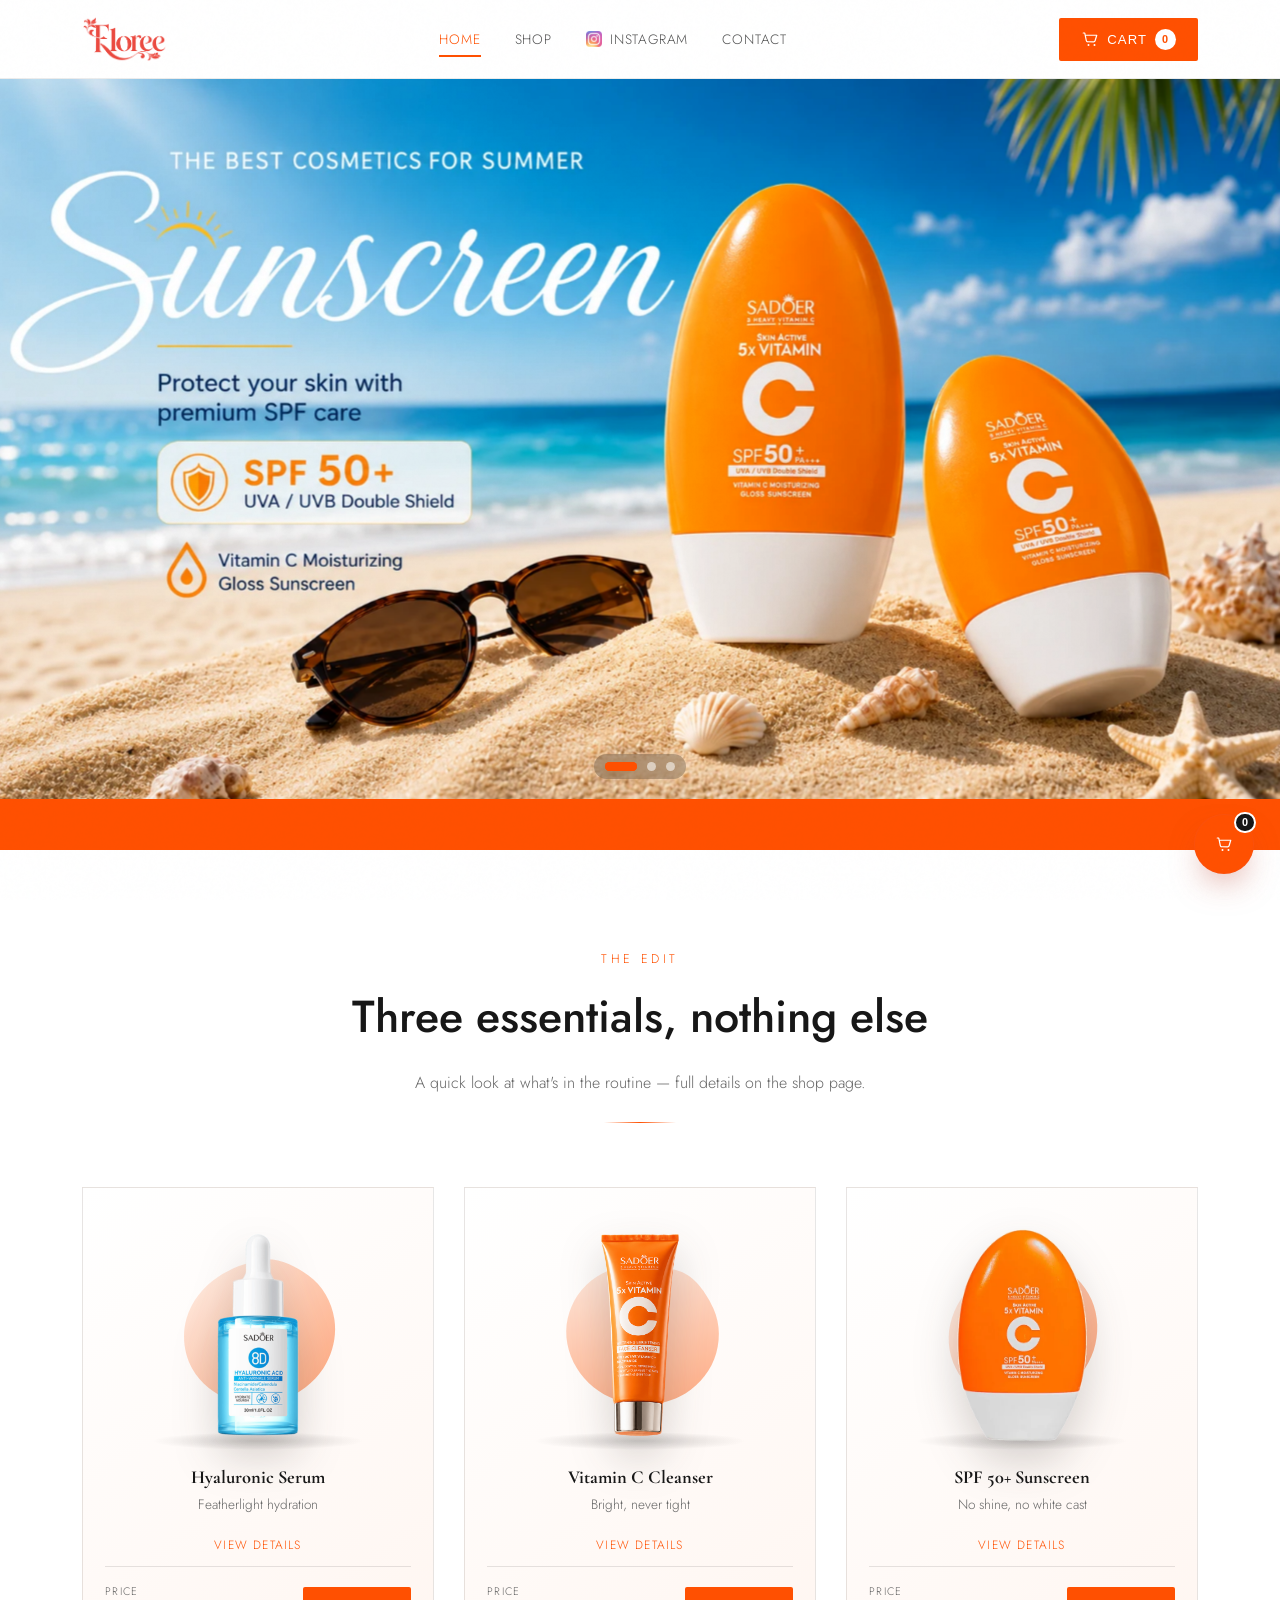
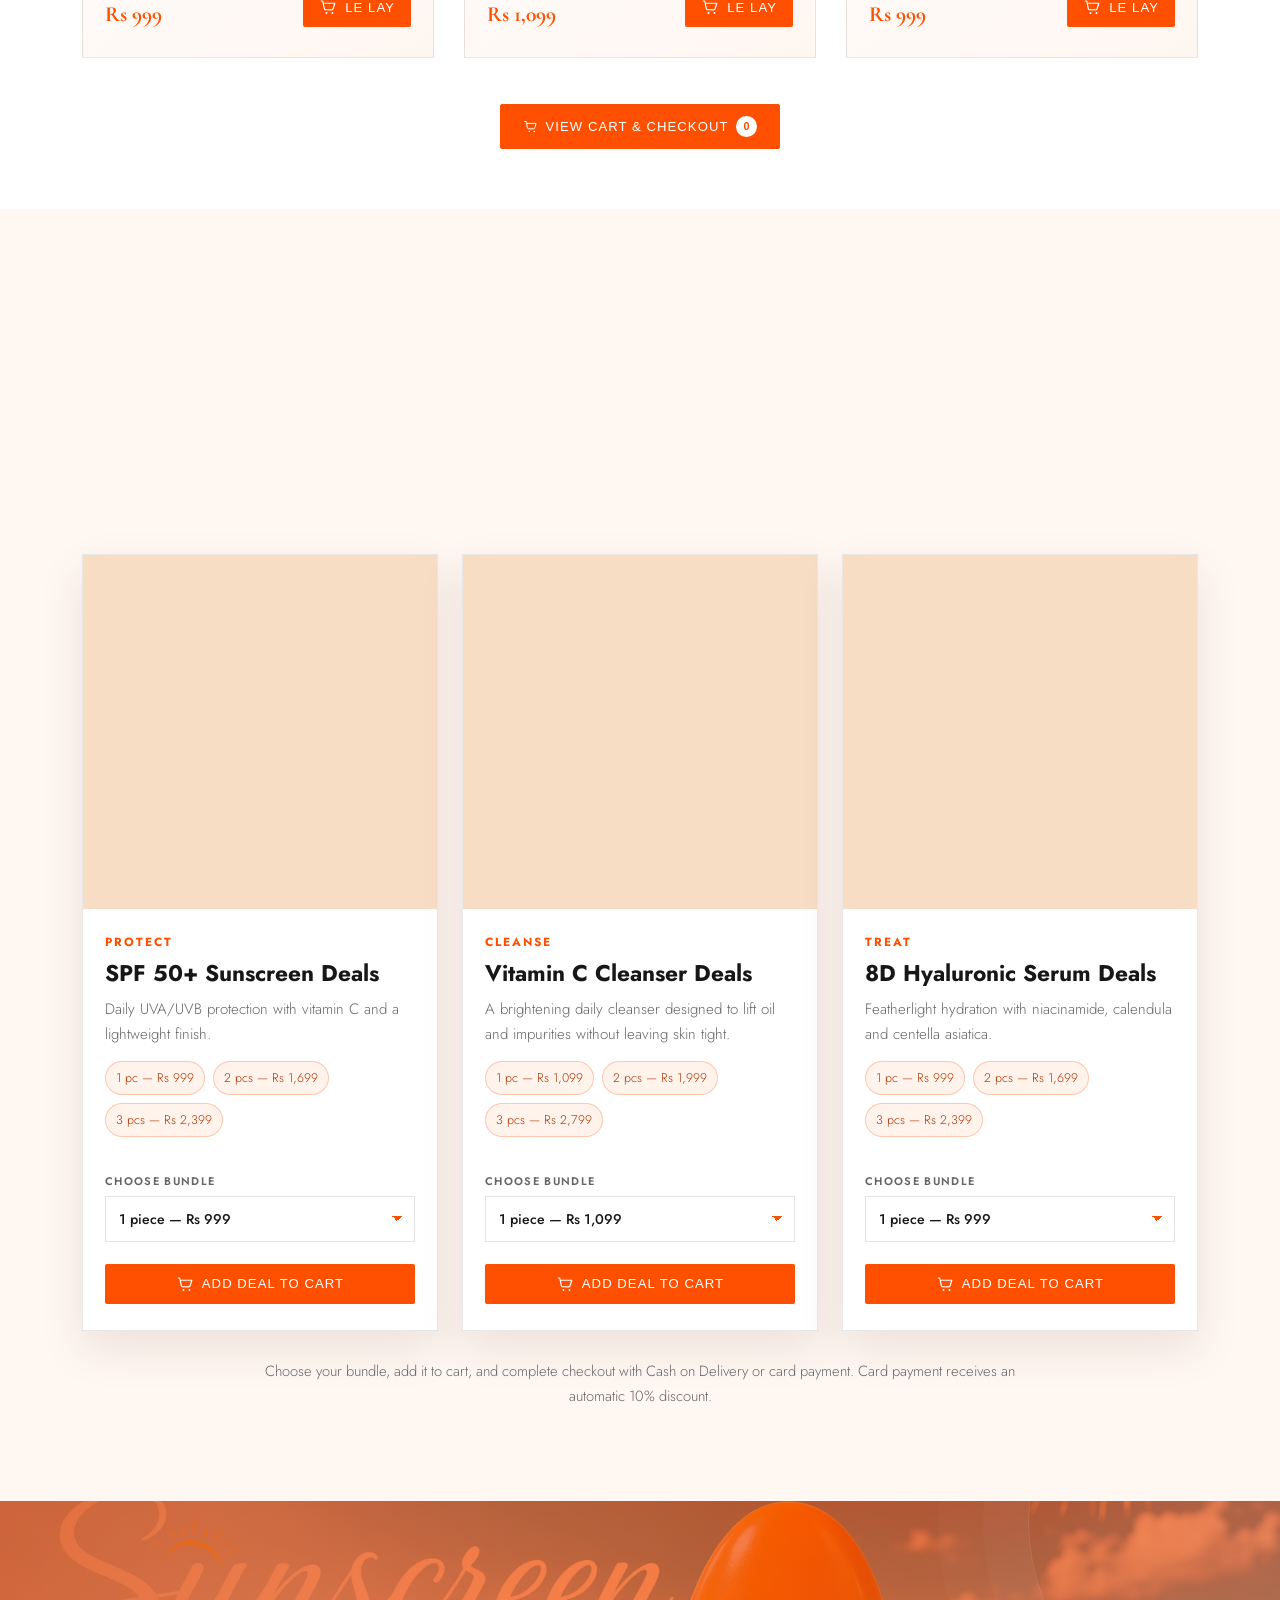
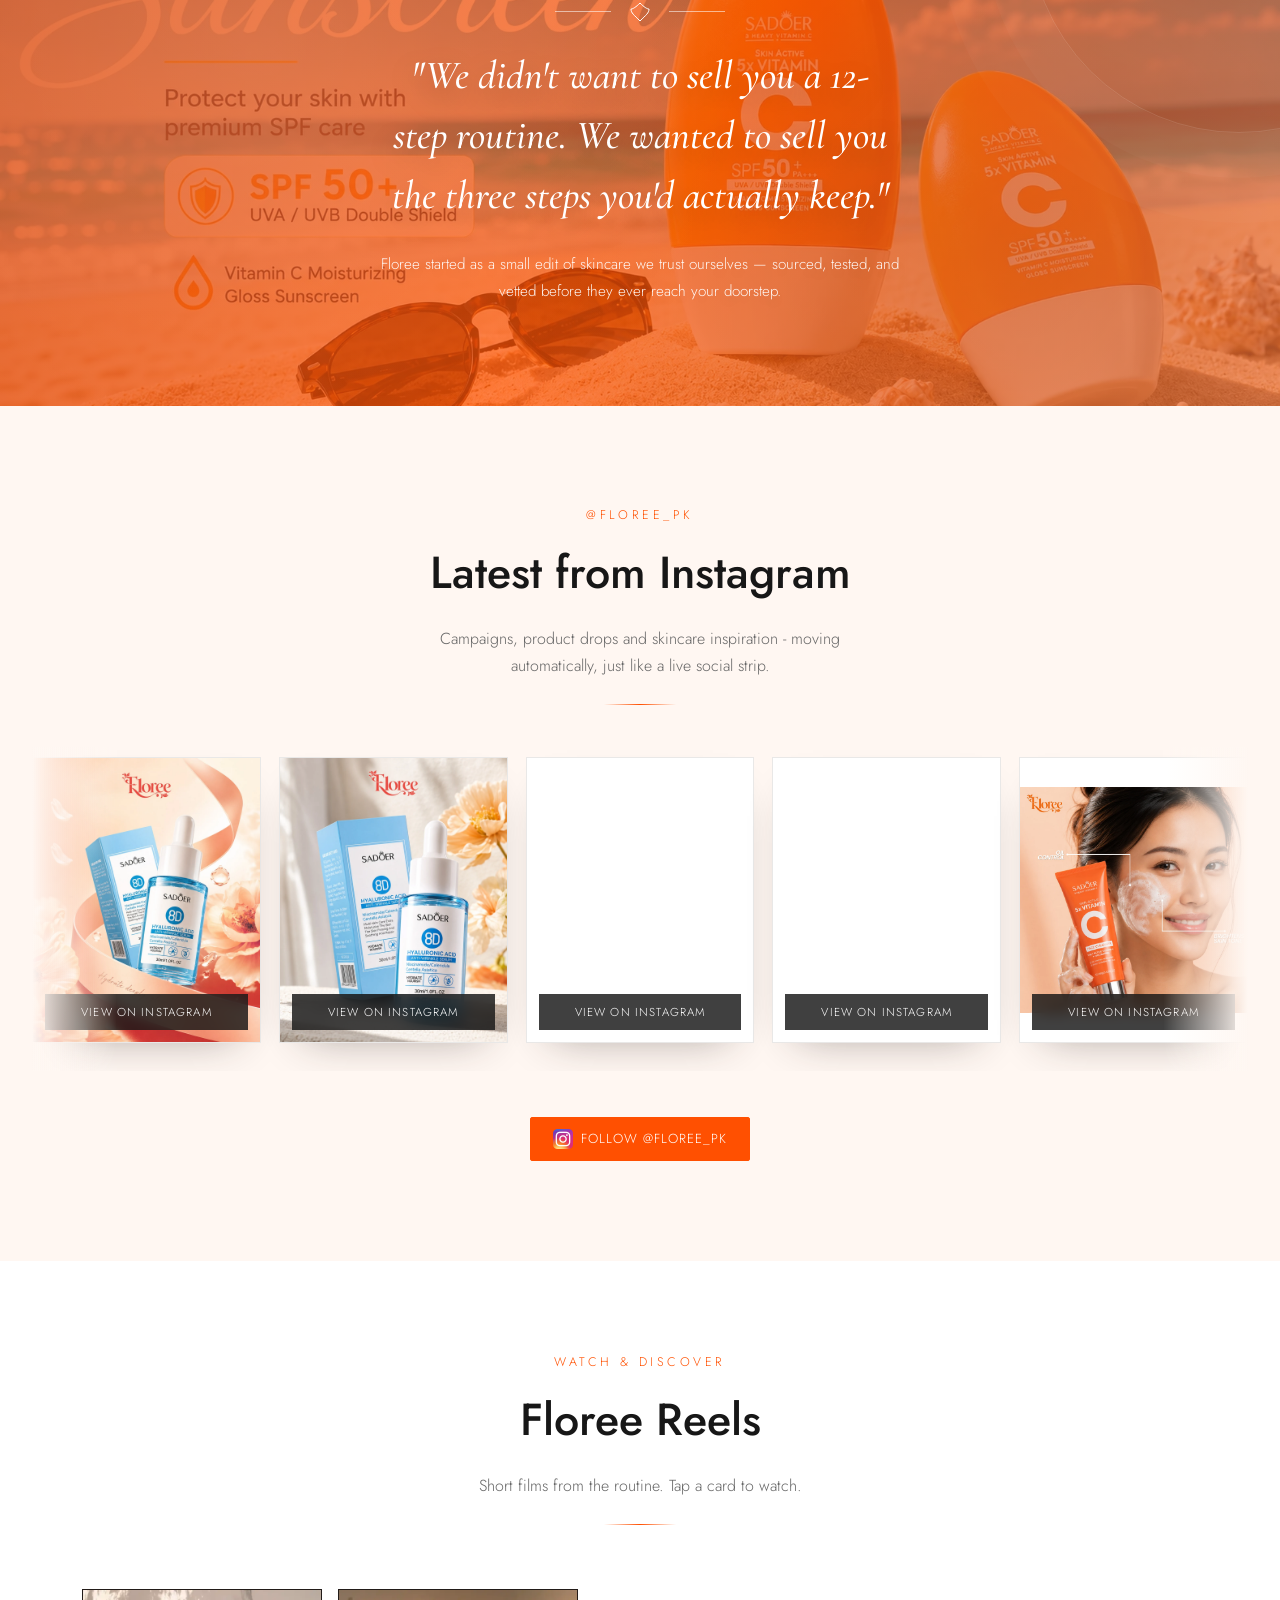
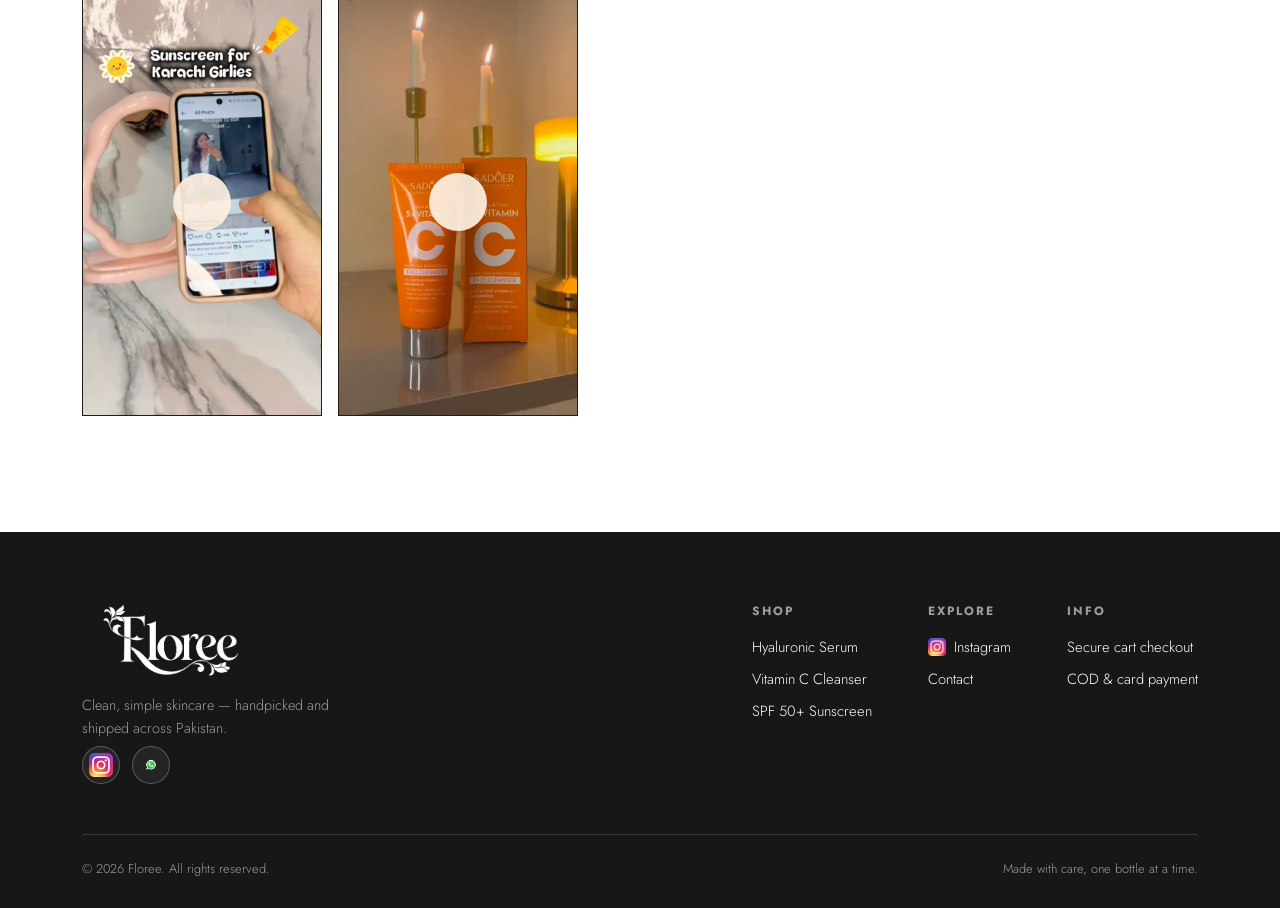
<file: index.html>
<!DOCTYPE html>

<html lang="en">
<head>
<meta charset="utf-8"/>
<meta content="width=device-width, initial-scale=1.0" name="viewport"/>
<title>Floree — Premium Mobile Skincare Experience</title>
<style>@import url('https://fonts.googleapis.com/css2?family=Cormorant+Garamond:ital,wght@0,400;0,500;0,600;0,700;1,400;1,500;1,600&family=Jost:wght@300;400;500;600&display=swap');

:root{
  --cream:#FAE3CB;
  --cream-soft:#FDF0E1;
  --sand:#F1CFA3;
  --coral:#E5543D;
  --coral-deep:#B93C2A;
  --ink:#2A211C;
  --ink-soft:#6E5F53;
  --gold:#B98244;
  --blue:#5FA9BD;
  --blue-soft:#DCEFF3;
  --orange:#F2954B;
  --orange-soft:#FBE3C9;
  --line:rgba(42,33,28,0.12);
  --radius:2px;
  --shadow-soft:0 24px 48px -24px rgba(42,33,28,0.22);
  --shadow-lift:0 30px 60px -20px rgba(42,33,28,0.28);
}

*{box-sizing:border-box; margin:0; padding:0;}
html{scroll-behavior:smooth;}
body{
  background:var(--cream);
  color:var(--ink);
  font-family:'Jost', sans-serif;
  font-weight:300;
  -webkit-font-smoothing:antialiased;
  overflow-x:hidden;
}
@media (prefers-reduced-motion: reduce){
  *{animation-duration:0.01ms !important; animation-iteration-count:1 !important; transition-duration:0.01ms !important; scroll-behavior:auto !important;}
}
a{color:inherit; text-decoration:none;}
img{display:block; max-width:100%;}
.display{font-family:'Cormorant Garamond', serif;}
.wrap{max-width:1180px; margin:0 auto; padding:0 32px;}

/* ---------- reveal-on-scroll ---------- */
.reveal{opacity:0; transform:translateY(28px); transition:opacity 0.8s ease, transform 0.8s ease;}
.reveal.in-view{opacity:1; transform:translateY(0);}
.reveal-delay-1.in-view{transition-delay:0.1s;}
.reveal-delay-2.in-view{transition-delay:0.2s;}
.reveal-delay-3.in-view{transition-delay:0.3s;}

/* ---------- flourish divider ---------- */
.flourish{display:flex; align-items:center; justify-content:center; gap:18px; margin:0 auto 22px; width:fit-content;}
.flourish .stem{width:56px; height:1px; background:var(--coral); opacity:0.55;}
.flourish.on-dark .stem{background:var(--cream-soft);}
.flourish svg{display:block;}

/* ---------- watermark text ---------- */
.watermark{
  position:absolute; top:50%; left:50%; transform:translate(-50%,-50%);
  font-family:'Cormorant Garamond', serif; font-weight:700;
  font-size:min(22vw, 260px); color:var(--ink);
  opacity:0.035; white-space:nowrap; pointer-events:none;
  letter-spacing:0.02em; z-index:0;
}

/* ---------- header / nav ---------- */
header{
  position:sticky; top:0; z-index:100;
  background:rgba(250,227,203,0.9);
  backdrop-filter:blur(10px);
  border-bottom:1px solid var(--line);
}
.nav{display:flex; align-items:center; justify-content:space-between; padding:16px 32px; max-width:1180px; margin:0 auto;}
.brand{display:flex; align-items:center; gap:10px; font-family:'Cormorant Garamond', serif; font-size:1.6rem; font-weight:600; color:var(--coral);}
.brand img{height:36px; width:36px; object-fit:cover; border-radius:50%;}
.nav-links{display:flex; gap:34px; font-size:0.85rem; letter-spacing:0.06em; text-transform:uppercase;}
.nav-links a{position:relative; color:var(--ink); opacity:0.75; transition:opacity 0.25s ease; padding:4px 0;}
.nav-links a:hover, .nav-links a.active{opacity:1;}
.nav-links a::after{content:''; position:absolute; left:0; bottom:-4px; width:0; height:1px; background:var(--coral); transition:width 0.25s ease;}
.nav-links a:hover::after, .nav-links a.active::after{width:100%;}
.nav-right{display:flex; align-items:center; gap:16px;}

.btn{display:inline-flex; align-items:center; gap:8px; padding:11px 22px; border:1px solid var(--coral); color:var(--coral); font-size:0.82rem; letter-spacing:0.08em; text-transform:uppercase; border-radius:var(--radius); transition:all 0.25s ease; white-space:nowrap;}
.btn:hover{background:var(--coral); color:var(--cream-soft);}
.btn.filled{background:var(--coral); color:var(--cream-soft);}
.btn.filled:hover{background:var(--coral-deep); border-color:var(--coral-deep);}
.btn.on-dark{border-color:var(--cream-soft); color:var(--cream-soft);}
.btn.on-dark:hover{background:var(--cream-soft); color:var(--coral-deep);}
.btn svg{width:15px; height:15px;}

.menu-toggle{
  display:none; width:40px; height:40px; border:none; background:none; cursor:pointer;
  flex-direction:column; align-items:center; justify-content:center; gap:5px;
}
.menu-toggle span{width:22px; height:2px; background:var(--ink); transition:all 0.3s ease;}
.menu-toggle.open span:nth-child(1){transform:translateY(7px) rotate(45deg);}
.menu-toggle.open span:nth-child(2){opacity:0;}
.menu-toggle.open span:nth-child(3){transform:translateY(-7px) rotate(-45deg);}

.mobile-nav{
  position:fixed; inset:0; background:var(--cream); z-index:99;
  display:flex; flex-direction:column; align-items:center; justify-content:center; gap:30px;
  transform:translateX(100%); transition:transform 0.4s ease;
}
.mobile-nav.open{transform:translateX(0);}
.mobile-nav a{font-family:'Cormorant Garamond', serif; font-size:2rem; color:var(--ink);}
.mobile-nav a.active{color:var(--coral);}

/* ---------- marquee ticker ---------- */
.marquee{
  background:var(--ink); color:var(--cream-soft); overflow:hidden;
  white-space:nowrap; padding:14px 0; position:relative;
}
.marquee-track{display:inline-block; padding-left:100%; animation:marquee 26s linear infinite;}
.marquee-track span{font-size:0.82rem; letter-spacing:0.18em; text-transform:uppercase; margin:0 26px; color:var(--cream-soft); opacity:0.85;}
.marquee-track span em{color:var(--coral); font-style:normal;}
@keyframes marquee{ from{transform:translateX(0);} to{transform:translateX(-100%);} }

/* ---------- page hero (interior pages) ---------- */
.page-hero{
  position:relative; padding:150px 32px 90px; text-align:center; overflow:hidden;
  clip-path:polygon(0 0, 100% 0, 100% 92%, 0 100%);
}
.page-hero-eyebrow{font-size:0.8rem; letter-spacing:0.24em; text-transform:uppercase; color:var(--gold); margin-bottom:20px; position:relative; z-index:1;}
.page-hero h1{font-size:clamp(2.6rem, 6vw, 4.6rem); font-weight:500; line-height:1.08; position:relative; z-index:1;}
.page-hero h1 em{font-style:italic; color:var(--coral); font-weight:500;}
.page-hero p{max-width:520px; margin:24px auto 0; font-size:1.02rem; line-height:1.75; color:var(--ink-soft); position:relative; z-index:1;}

/* ---------- section ---------- */
.section{padding:100px 32px; position:relative;}
.section-head{text-align:center; margin-bottom:64px; position:relative; z-index:1;}
.section-eyebrow{font-size:0.78rem; letter-spacing:0.22em; text-transform:uppercase; color:var(--gold); margin-bottom:16px; display:block;}
.section-head h2{font-size:clamp(2rem, 4vw, 2.8rem); font-weight:500; margin-bottom:20px;}
.section-head p{max-width:480px; margin:0 auto; color:var(--ink-soft); font-size:1rem; line-height:1.7;}

/* ---------- product blob art ---------- */
.product-visual{
  position:relative; height:260px;
  display:flex; align-items:center; justify-content:center;
  margin-bottom:26px;
}
.blob{position:absolute; z-index:0; filter:blur(0.5px); opacity:0.9;}
.blob-blue{fill:url(#gradBlue);}
.blob-orange{fill:url(#gradOrange);}
.blob-peach{fill:url(#gradPeach);}
.product-visual img{
  position:relative; z-index:2; max-height:210px; max-width:78%; object-fit:contain;
  filter:drop-shadow(0 20px 22px rgba(42,33,28,0.20));
  transition:transform 0.4s ease;
}
.product-visual .ground-shadow{
  position:absolute; bottom:6px; left:50%; transform:translateX(-50%);
  width:56%; height:18px; border-radius:50%;
  background:radial-gradient(ellipse, rgba(42,33,28,0.22) 0%, rgba(42,33,28,0) 72%);
  z-index:1;
}
.product-card:hover .product-visual img{ transform:translateY(-6px) scale(1.03); }
.product-ribbon{
  position:absolute; top:10px; left:-8px; z-index:3;
  background:var(--ink); color:var(--cream-soft);
  font-size:0.66rem; letter-spacing:0.1em; text-transform:uppercase;
  padding:6px 14px 6px 16px;
  clip-path:polygon(0 0, 100% 0, 92% 50%, 100% 100%, 0 100%);
}
.product-sticker{
  position:absolute; top:6px; right:2px; z-index:3;
  width:64px; height:64px; border-radius:50%;
  background:var(--coral); color:var(--cream-soft);
  display:flex; align-items:center; justify-content:center; text-align:center;
  font-family:'Cormorant Garamond', serif; font-size:0.66rem; font-weight:600; line-height:1.15;
  transform:rotate(10deg);
  box-shadow:0 8px 18px -6px rgba(185,60,42,0.6);
}

/* ---------- product cards ---------- */
.product-grid{display:grid; grid-template-columns:repeat(3, 1fr); gap:36px; position:relative; z-index:1;}
.product-card{
  background:var(--cream-soft); border:1px solid var(--line);
  padding:30px 28px 28px; display:flex; flex-direction:column;
  transition:transform 0.35s ease, box-shadow 0.35s ease;
  transform-style:preserve-3d; will-change:transform;
}
.product-card:hover{ box-shadow:var(--shadow-soft); }
.product-brand{font-size:0.72rem; letter-spacing:0.16em; text-transform:uppercase; color:var(--gold); margin-bottom:8px;}
.product-card h3{font-family:'Cormorant Garamond', serif; font-size:1.5rem; font-weight:600; margin-bottom:10px; line-height:1.25;}
.product-card .desc{font-size:0.92rem; line-height:1.65; color:var(--ink-soft); flex-grow:1; margin-bottom:22px;}
.product-meta{display:flex; align-items:center; justify-content:space-between; margin-bottom:18px; font-size:0.82rem; color:var(--ink-soft); border-top:1px solid var(--line); padding-top:16px;}
.product-price{font-family:'Cormorant Garamond', serif; font-size:1.1rem; color:var(--coral); font-weight:600;}
.order-btn{width:100%; justify-content:center; background:var(--coral); color:var(--cream-soft); border:1px solid var(--coral); padding:13px 20px;}
.order-btn:hover{background:var(--coral-deep); border-color:var(--coral-deep);}

/* ---------- coming soon (duotone tease) ---------- */
.cs-grid{display:grid; grid-template-columns:repeat(2, 1fr); gap:36px; position:relative; z-index:1;}
.cs-card{position:relative; background:var(--ink); overflow:hidden; height:360px; border-radius:2px;}
.cs-card img{
  width:100%; height:100%; object-fit:cover; object-position:var(--focus, 70% 45%);
  transform:scale(1.18);
  filter:grayscale(1) contrast(1.05);
  transition:filter 0.5s ease, transform 0.5s ease;
}
.cs-card .duotone{
  position:absolute; inset:0;
  background:linear-gradient(160deg, var(--coral) 0%, var(--coral-deep) 100%);
  mix-blend-mode:multiply; opacity:0.82; transition:opacity 0.5s ease;
}
.cs-card:hover img{ filter:grayscale(0.35) contrast(1.05); transform:scale(1.24); }
.cs-card:hover .duotone{ opacity:0.55; }
.cs-overlay{
  position:absolute; inset:0; display:flex; flex-direction:column; align-items:center; justify-content:center;
  text-align:center; padding:30px; z-index:2;
}
.cs-badge{font-size:0.7rem; letter-spacing:0.2em; text-transform:uppercase; color:var(--ink); background:var(--cream-soft); padding:7px 16px; margin-bottom:18px; border-radius:100px;}
.cs-overlay h3{font-family:'Cormorant Garamond', serif; color:var(--cream-soft); font-size:1.8rem; font-weight:600; margin-bottom:10px; text-shadow:0 2px 12px rgba(0,0,0,0.25);}
.cs-overlay p{color:var(--cream-soft); opacity:0.9; font-size:0.88rem; max-width:280px;}
.cs-note{text-align:center; margin-top:44px; font-size:0.92rem; color:var(--ink-soft); position:relative; z-index:1;}
.cs-note a{color:var(--coral-deep); border-bottom:1px solid var(--coral-deep);}

/* ---------- story band ---------- */
.story{
  background:
    linear-gradient(125deg,rgba(214,63,0,.78),rgba(255,80,1,.72) 52%,rgba(255,122,61,.7)),
    url("images/extracted/spf-50-sunscreen-summer-campaign-1.webp") center/cover no-repeat;
  color:var(--cream-soft);
  padding:100px 32px;
  text-align:center;
  position:relative;
  overflow:hidden;
}
.story::before{content:''; position:absolute; inset:0; background:radial-gradient(circle at 20% 30%, rgba(255,255,255,0.08) 0%, transparent 45%), radial-gradient(circle at 80% 70%, rgba(0,0,0,0.12) 0%, transparent 50%);}
.story-inner{position:relative; max-width:680px; margin:0 auto; z-index:1;}
.story h2{font-family:'Cormorant Garamond', serif; font-style:italic; font-weight:500; font-size:clamp(1.7rem, 3.4vw, 2.5rem); line-height:1.5; margin:0 0 26px; text-shadow:0 10px 28px rgba(42,18,10,.35);}
.story p{font-size:0.95rem; line-height:1.8; opacity:0.92; max-width:520px; margin:0 auto; text-shadow:0 6px 18px rgba(42,18,10,.28);}

/* ---------- values row (about) ---------- */
.values{display:grid; grid-template-columns:repeat(3,1fr); gap:32px; position:relative; z-index:1;}
.value-card{text-align:center; padding:36px 24px; background:var(--cream-soft); border:1px solid var(--line);}
.value-card .icon{width:52px; height:52px; margin:0 auto 20px; color:var(--coral);}
.value-card h3{font-family:'Cormorant Garamond', serif; font-size:1.3rem; margin-bottom:10px;}
.value-card p{font-size:0.9rem; color:var(--ink-soft); line-height:1.6;}

/* ---------- about split ---------- */
.about-split{display:grid; grid-template-columns:0.9fr 1.1fr; gap:80px; align-items:center; position:relative; z-index:1;}
.about-visual{display:flex; align-items:center; justify-content:center;}
.about-visual .mark{width:100%; max-width:320px; background:var(--coral); aspect-ratio:1/1; display:flex; align-items:center; justify-content:center; padding:50px; position:relative;}
.about-visual .mark::before{
  content:''; position:absolute; inset:-14px; border:1px solid var(--coral); z-index:-1;
}
.about-copy .section-eyebrow{text-align:left;}
.about-copy h2{text-align:left; font-size:clamp(1.9rem,3.6vw,2.5rem); font-weight:500; margin-bottom:22px;}
.about-copy p{color:var(--ink-soft); line-height:1.85; font-size:1rem; margin-bottom:18px; max-width:480px;}

/* ---------- Instagram-style page ---------- */
.ig-header{
  display:flex; align-items:center; gap:44px; flex-wrap:wrap;
  padding:0 32px 60px; max-width:900px; margin:0 auto; position:relative; z-index:1;
}
.ig-avatar{
  width:132px; height:132px; border-radius:50%; padding:5px;
  background:conic-gradient(from 210deg, var(--gold), var(--coral), var(--coral-deep), var(--gold));
  flex-shrink:0;
}
.ig-avatar img{width:100%; height:100%; border-radius:50%; object-fit:cover; border:4px solid var(--cream);}
.ig-info h2{font-family:'Cormorant Garamond', serif; font-size:1.9rem; margin-bottom:6px;}
.ig-handle{color:var(--ink-soft); font-size:0.95rem; margin-bottom:16px;}
.ig-stats{display:flex; gap:28px; margin-bottom:16px;}
.ig-stats div{font-size:0.9rem;}
.ig-stats strong{display:block; font-family:'Cormorant Garamond', serif; font-size:1.3rem; color:var(--coral);}
.ig-bio{font-size:0.92rem; color:var(--ink-soft); max-width:380px; line-height:1.6;}

.ig-grid{
  display:grid; grid-template-columns:repeat(3, 1fr); gap:6px;
  max-width:900px; margin:0 auto; position:relative; z-index:1;
}
.ig-tile{
  position:relative; aspect-ratio:1/1; overflow:hidden; background:var(--sand);
  cursor:pointer;
}
.ig-tile img{width:100%; height:100%; object-fit:cover; transition:transform 0.5s ease;}
.ig-tile .tile-overlay{
  position:absolute; inset:0; background:rgba(42,33,28,0.45);
  display:flex; align-items:center; justify-content:center; gap:22px;
  opacity:0; transition:opacity 0.3s ease; color:var(--cream-soft);
}
.ig-tile:hover .tile-overlay{opacity:1;}
.ig-tile:hover img{transform:scale(1.08);}
.tile-overlay span{display:flex; align-items:center; gap:6px; font-size:0.95rem; font-weight:500;}
.tile-overlay svg{width:18px; height:18px;}
.ig-tile.text-tile{
  background:var(--coral); display:flex; align-items:center; justify-content:center; text-align:center; padding:20px;
}
.ig-tile.text-tile p{font-family:'Cormorant Garamond', serif; font-style:italic; color:var(--cream-soft); font-size:1.15rem; line-height:1.4;}

.ig-cta{text-align:center; margin-top:56px; position:relative; z-index:1;}
.ig-note{
  max-width:560px; margin:0 auto 40px; text-align:center; font-size:0.88rem;
  color:var(--ink-soft); line-height:1.7; position:relative; z-index:1;
  background:var(--cream-soft); border:1px solid var(--line); padding:18px 24px;
}

/* ---------- contact page ---------- */
.contact-grid{display:grid; grid-template-columns:1fr 1fr; gap:32px; position:relative; z-index:1;}
.contact-card{
  padding:48px 38px; background:var(--cream-soft); border:1px solid var(--line);
  display:flex; flex-direction:column; align-items:flex-start; gap:16px;
  transition:transform 0.3s ease, box-shadow 0.3s ease;
}
.contact-card:hover{transform:translateY(-6px); box-shadow:var(--shadow-soft);}
.contact-card .cc-icon{
  width:56px; height:56px; border-radius:50%; background:var(--coral); color:var(--cream-soft);
  display:flex; align-items:center; justify-content:center;
}
.contact-card .cc-icon svg{width:26px; height:26px;}
.contact-card h3{font-family:'Cormorant Garamond', serif; font-size:1.5rem;}
.contact-card p{color:var(--ink-soft); font-size:0.92rem; line-height:1.6;}

.steps{display:grid; grid-template-columns:repeat(3,1fr); gap:30px; position:relative; z-index:1;}
.step-card{text-align:center; position:relative;}
.step-num{
  width:44px; height:44px; border-radius:50%; border:1px solid var(--coral); color:var(--coral);
  display:flex; align-items:center; justify-content:center; margin:0 auto 18px;
  font-family:'Cormorant Garamond', serif; font-size:1.2rem;
}
.step-card h4{font-family:'Cormorant Garamond', serif; font-size:1.2rem; margin-bottom:8px;}
.step-card p{font-size:0.88rem; color:var(--ink-soft); line-height:1.6;}

/* ---------- footer ---------- */
footer{background:var(--ink); color:var(--cream-soft); padding:70px 32px 30px;}
.footer-top{display:flex; justify-content:space-between; align-items:flex-start; flex-wrap:wrap; gap:40px; margin-bottom:50px;}
.footer-brand{font-family:'Cormorant Garamond', serif; font-size:2rem; color:var(--cream-soft); font-weight:600;}
.footer-brand span{color:var(--coral); font-style:italic;}
.footer-tag{color:rgba(250,240,225,0.6); font-size:0.9rem; margin-top:10px; max-width:280px; line-height:1.6;}
.footer-links{display:flex; gap:56px; flex-wrap:wrap;}
.footer-col h4{font-size:0.75rem; letter-spacing:0.16em; text-transform:uppercase; color:rgba(250,240,225,0.5); margin-bottom:16px;}
.footer-col a, .footer-col span{display:block; font-size:0.92rem; color:rgba(250,240,225,0.85); margin-bottom:10px;}
.footer-col a:hover{color:var(--coral);}
.footer-social{display:flex; gap:12px; margin-top:6px;}
.footer-social a{
  width:38px; height:38px; border-radius:50%; border:1px solid rgba(250,240,225,0.3);
  display:flex; align-items:center; justify-content:center; transition:all 0.25s ease;
}
.footer-social a:hover{background:var(--coral); border-color:var(--coral);}
.footer-social svg{width:17px; height:17px;}
.footer-bottom{border-top:1px solid rgba(250,240,225,0.14); padding-top:24px; display:flex; justify-content:space-between; flex-wrap:wrap; gap:12px; font-size:0.8rem; color:rgba(250,240,225,0.45);}

/* ---------- home banner slider ---------- */
.banner{
  position:relative;
  overflow:hidden;
  background:var(--cream);
}
.banner-track{
  display:flex;
  align-items:flex-start;
  height:auto;
  transition:transform 0.6s cubic-bezier(.65,.05,.36,1);
  will-change:transform;
}
.banner-slide{
  flex:0 0 100%;
  min-width:100%;
  display:block;
  position:relative;
  overflow:hidden;
  padding:0;
}
.banner-slide::before{display:none;}
.banner-image-link{
  display:block;
  width:100%;
  line-height:0;
}
.banner-image{
  display:block;
  width:100%;
  height:auto;
  aspect-ratio:1672 / 941;
  object-fit:cover;
  object-position:center;
}
.banner-dots{
  position:absolute;
  bottom:20px;
  left:50%;
  transform:translateX(-50%);
  display:flex;
  gap:10px;
  z-index:5;
  padding:8px 11px;
  border-radius:999px;
  background:rgba(20,18,16,0.22);
  backdrop-filter:blur(7px);
}
.banner-dot{
  width:9px;
  height:9px;
  border-radius:50%;
  background:rgba(255,255,255,0.55);
  border:none;
  cursor:pointer;
  padding:0;
  transition:background 0.25s ease, transform 0.25s ease;
}
.banner-dot.active{background:#fff; transform:scale(1.3);}
.banner-arrow{
  position:absolute;
  top:50%;
  transform:translateY(-50%);
  width:46px;
  height:46px;
  border-radius:50%;
  background:rgba(255,255,255,0.82);
  border:1px solid rgba(255,255,255,0.8);
  color:var(--ink);
  font-size:1.45rem;
  display:flex;
  align-items:center;
  justify-content:center;
  cursor:pointer;
  z-index:5;
  box-shadow:0 8px 24px rgba(20,18,16,0.18);
  backdrop-filter:blur(8px);
  transition:background 0.25s ease, color 0.25s ease, transform 0.25s ease;
}
.banner-arrow:hover{
  background:var(--coral);
  color:var(--cream-soft);
  transform:translateY(-50%) scale(1.05);
}
.banner-arrow.prev{left:20px;}
.banner-arrow.next{right:20px;}

@media (max-width: 700px){
  .banner-arrow{width:36px; height:36px; font-size:1.15rem;}
  .banner-arrow.prev{left:8px;}
  .banner-arrow.next{right:8px;}
  .banner-dots{bottom:8px; gap:8px; padding:6px 9px;}
  .banner-dot{width:7px; height:7px;}
}

@media (prefers-reduced-motion: reduce){
  .banner-track{transition:none;}
}

/* ---------- shop teaser (home) ---------- */
.teaser-grid{display:grid; grid-template-columns:repeat(3,1fr); gap:30px; position:relative; z-index:1;}
.teaser-card{
  background:var(--cream-soft); border:1px solid var(--line); padding:26px 22px; text-align:center;
  transition:transform 0.3s ease, box-shadow 0.3s ease;
}
.teaser-card:hover{transform:translateY(-6px); box-shadow:var(--shadow-soft);}
.teaser-card .product-visual{height:170px; margin-bottom:16px;}
.teaser-card .product-visual img{max-height:140px;}
.teaser-card h4{font-family:'Cormorant Garamond', serif; font-size:1.15rem; margin-bottom:6px;}
.teaser-card p{font-size:0.85rem; color:var(--ink-soft); margin-bottom:14px;}
.teaser-more{text-align:center; margin-top:46px; position:relative; z-index:1;}

/* ---------- instagram teaser strip (home) ---------- */
.ig-teaser-grid{display:grid; grid-template-columns:repeat(4,1fr); gap:8px; margin-bottom:40px; position:relative; z-index:1;}
.ig-teaser-grid .ig-tile{aspect-ratio:1/1;}

/* ---------- whatsapp float ---------- */
.wa-float{
  position:fixed; bottom:26px; right:26px; z-index:60; width:56px; height:56px; border-radius:50%;
  background:var(--coral); display:flex; align-items:center; justify-content:center;
  box-shadow:0 12px 28px -8px rgba(185,60,42,0.55); transition:transform 0.25s ease;
}
.wa-float:hover{transform:scale(1.08);}
.wa-float svg{width:26px; height:26px;}

/* ---------- responsive ---------- */
@media (max-width: 900px){
  .product-grid{grid-template-columns:1fr;}
  .cs-grid{grid-template-columns:1fr;}
  .about-split{grid-template-columns:1fr; gap:44px;}
  .about-copy h2, .about-copy .section-eyebrow{text-align:center;}
  .about-copy p{margin-left:auto; margin-right:auto; text-align:center;}
  .values{grid-template-columns:1fr;}
  .contact-grid{grid-template-columns:1fr;}
  .steps{grid-template-columns:1fr; gap:44px;}
  .ig-grid{grid-template-columns:repeat(2,1fr);}
  .ig-header{justify-content:center; text-align:center;}
  .ig-stats{justify-content:center;}
}
@media (max-width: 720px){
  .nav-links{display:none;}
  .menu-toggle{display:flex;}
  .section{padding:70px 20px;}
  .page-hero{padding:110px 20px 70px;}
  .footer-top{flex-direction:column;}
}


/* ========================================================================== */
/* Floree web-ready update: official PDF logo, social post rail, clean assets */
/* ========================================================================== */

/* Official transparent logo extracted from the supplied PDF. */
.brand{gap:0; flex:0 0 auto;}
.brand .brand-logo{
  display:block;
  width:auto;
  height:46px;
  max-width:110px;
  object-fit:contain;
  border-radius:0;
}
.hero-brand-logo{
  width:min(100%, 430px);
  height:auto;
  filter:drop-shadow(0 22px 32px rgba(42,33,28,0.12)) !important;
}
.footer-brand{line-height:1;}
.footer-logo-link{display:inline-block;}
.footer-logo{
  width:178px;
  height:auto;
  max-height:76px;
  object-fit:contain;
}
.about-visual .mark{
  background:var(--coral);
  min-height:420px;
  display:flex;
  align-items:center;
  justify-content:center;
  padding:52px;
}
.about-visual .about-logo{
  width:min(100%, 430px);
  height:auto;
  object-fit:contain;
  filter:drop-shadow(0 16px 26px rgba(42,33,28,0.16));
}

/* Transparent sunscreen asset: no forced white panel behind the product. */
img.transparent-product{background:transparent !important; padding:0 !important;}

/* Slow, continuous social-post line replacing the old Social page/grid. */
.social-posts-section{
  padding-left:0;
  padding-right:0;
  padding-bottom:100px;
  background:linear-gradient(180deg, var(--cream) 0%, var(--cream-soft) 100%);
  overflow:hidden;
}
.social-posts-section .section-head{margin-bottom:42px;}
.social-posts-marquee{
  position:relative;
  width:100%;
  overflow:hidden;
  padding:10px 0 28px;
  -webkit-mask-image:linear-gradient(to right, transparent 0, #000 5%, #000 95%, transparent 100%);
  mask-image:linear-gradient(to right, transparent 0, #000 5%, #000 95%, transparent 100%);
}
.social-posts-track{
  display:flex;
  width:max-content;
  will-change:transform;
  animation:social-post-scroll 82s linear infinite;
}
.social-posts-marquee:hover .social-posts-track{animation-play-state:paused;}
.social-posts-group{
  display:flex;
  align-items:stretch;
  gap:18px;
  padding-right:18px;
}
.social-post-card{
  position:relative;
  flex:0 0 auto;
  width:304px;
  height:380px;
  overflow:hidden;
  background:var(--cream-soft);
  border:1px solid rgba(42,33,28,0.10);
  box-shadow:0 18px 42px -26px rgba(42,33,28,0.45);
  isolation:isolate;
}
.social-post-card img{
  display:block;
  width:100%;
  height:100%;
  max-width:100%;
  object-fit:cover;
  transition:transform .45s ease, filter .45s ease;
}

.social-post-card.is-square img{object-fit:contain; background:var(--cream-soft);}
.social-post-overlay{
  position:absolute;
  inset:auto 12px 12px 12px;
  z-index:2;
  padding:10px 14px;
  background:rgba(42,33,28,0.80);
  backdrop-filter:blur(7px);
  color:var(--cream-soft);
  text-align:center;
  font-size:.72rem;
  letter-spacing:.10em;
  text-transform:uppercase;
  opacity:0;
  transform:translateY(8px);
  transition:opacity .3s ease, transform .3s ease;
}
.social-post-card:hover img{transform:scale(1.025); filter:saturate(1.04);}
.social-post-card:hover 
.social-post-card.is-square img{object-fit:contain; background:var(--cream-soft);}
.social-post-overlay{opacity:1; transform:translateY(0);}
.instagram-cta svg{width:17px; height:17px;}
@keyframes social-post-scroll{
  from{transform:translate3d(0,0,0);}
  to{transform:translate3d(-50%,0,0);}
}

@media (max-width:900px){
  .brand .brand-logo{height:42px; max-width:100px;}
  .footer-logo{width:158px;}
  .social-post-card{width:248px; height:310px;}
  .about-visual .mark{min-height:330px; padding:38px;}
}
@media (max-width:560px){
  .nav{padding-left:20px; padding-right:20px;}
  .brand .brand-logo{height:38px; max-width:92px;}
  .social-posts-section{padding-bottom:76px;}
  .social-post-card{width:204px; height:255px;}
  .social-posts-group{gap:12px; padding-right:12px;}
  .social-posts-track{animation-duration:68s;}
  
.social-post-card.is-square img{object-fit:contain; background:var(--cream-soft);}
.social-post-overlay{display:none;}
}
@media (prefers-reduced-motion:reduce){
  .social-posts-track{animation:none;}
  .social-posts-marquee{overflow-x:auto; -webkit-mask-image:none; mask-image:none;}
}

/* Keep the hidden mobile menu fully off-canvas; prevents its large CTA from peeking into the page. */
.mobile-nav{overflow:hidden;}
.mobile-nav .btn{
  font-family:'Jost', sans-serif;
  font-size:.82rem;
  max-width:calc(100vw - 48px);
  justify-content:center;
}


/* ========================================================================== */
/* Final visual refinements: uniform Instagram cards, larger products, reels  */
/* ========================================================================== */

/* Home product cards: make the products substantially larger and easier to see. */
.teaser-card{
  padding:28px 22px 30px;
}
.teaser-card .product-visual{
  height:238px;
  margin-bottom:12px;
}
.teaser-card .product-visual img{
  max-height:218px;
  max-width:92%;
}
.teaser-card .product-visual .blob{
  width:218px;
  height:218px;
}
.teaser-card .product-visual .ground-shadow{
  bottom:4px;
  width:68%;
}

/* Product detail cards also benefit from the trimmed transparent assets. */
.product-card .product-visual{
  height:300px;
}
.product-card .product-visual img{
  max-height:262px;
  max-width:88%;
}

/* Every Instagram post uses exactly the same 4:5 frame.
   object-fit:contain keeps the complete artwork visible without cropping. */
.social-post-card,
.social-post-card.is-square{
  width:300px;
  height:auto;
  aspect-ratio:4 / 5;
  display:flex;
  align-items:center;
  justify-content:center;
  background:#f8ecdf;
}
.social-post-card img,
.social-post-card.is-square img{
  width:100%;
  height:100%;
  object-fit:contain;
  object-position:center;
  background:#f8ecdf;
  padding:0;
}
.social-post-card:hover img,
.social-post-card.is-square:hover img{
  transform:scale(1.015);
}

/* Playable Instagram reels. */
.reels-section{
  background:var(--cream);
  padding-top:92px;
  padding-bottom:110px;
}
.reels-grid{
  display:grid;
  grid-template-columns:repeat(3, minmax(0, 1fr));
  gap:24px;
  align-items:start;
}
.reel-card{
  min-width:0;
  background:var(--cream-soft);
  border:1px solid var(--line);
  padding:12px 12px 18px;
  box-shadow:0 18px 42px -30px rgba(42,33,28,.50);
}
.reel-frame{
  position:relative;
  width:100%;
  aspect-ratio:9 / 16;
  overflow:hidden;
  background:#fff;
}
.reel-frame iframe{
  display:block;
  width:100%;
  height:100%;
  border:0;
  background:#fff;
}
.reel-card > a{
  display:block;
  margin-top:14px;
  text-align:center;
  color:var(--coral);
  font-size:.75rem;
  font-weight:600;
  letter-spacing:.08em;
  text-transform:uppercase;
}
.reel-card > a:hover{
  color:var(--ink);
}

@media (max-width:900px){
  .teaser-card .product-visual{height:220px;}
  .teaser-card .product-visual img{max-height:202px;}
  .product-card .product-visual{height:280px;}
  .product-card .product-visual img{max-height:244px;}
  .social-post-card,
  .social-post-card.is-square{
    width:248px;
    height:auto;
  }
  .reels-grid{
    grid-template-columns:repeat(2, minmax(0, 1fr));
  }
}

@media (max-width:620px){
  .teaser-card .product-visual{height:210px;}
  .teaser-card .product-visual img{max-height:194px;}
  .social-post-card,
  .social-post-card.is-square{
    width:220px;
    height:auto;
  }
  .reels-section{
    padding-top:70px;
    padding-bottom:76px;
  }
  .reels-grid{
    grid-template-columns:1fr;
    gap:20px;
    max-width:390px;
    margin:0 auto;
  }
}

/* ========================================================================== */
/* Instagram strip fix: complete posts, equal frames, no permanently cut cards */
/* ========================================================================== */
.social-posts-marquee{
  --post-gap:18px;
  --post-card-size:calc((100% - 72px) / 5);
  width:calc(100% - 64px);
  max-width:1600px;
  margin-inline:auto;
  padding:10px 0 28px;
  overflow:hidden;
  -webkit-mask-image:none;
  mask-image:none;
}
.social-posts-track{
  display:block;
  width:100%;
  animation:none !important;
  transform:translate3d(0,0,0);
  will-change:transform;
}
.social-posts-group{
  display:flex;
  width:100%;
  gap:var(--post-gap);
  padding:0;
  align-items:stretch;
}
.social-post-card,
.social-post-card.is-square{
  flex:0 0 var(--post-card-size);
  width:var(--post-card-size);
  height:auto;
  aspect-ratio:4 / 5;
  padding:0;
  background:#f8ecdf;
}
.social-post-card img,
.social-post-card.is-square img{
  display:block;
  width:100%;
  height:100%;
  object-fit:contain !important;
  object-position:center !important;
  background:#f8ecdf;
  padding:0 !important;
}
.social-post-card:hover img,
.social-post-card.is-square:hover img{
  transform:none;
  filter:none;
}
.social-post-overlay{
  opacity:1;
  transform:none;
}

@media (max-width:1200px){
  .social-posts-marquee{
    --post-card-size:calc((100% - 54px) / 4);
  }
}
@media (max-width:900px){
  .social-posts-marquee{
    --post-card-size:calc((100% - 36px) / 3);
    width:calc(100% - 40px);
  }
}
@media (max-width:620px){
  .social-posts-marquee{
    --post-gap:14px;
    --post-card-size:calc((100% - 14px) / 2);
    width:calc(100% - 28px);
  }
  .social-post-overlay{display:block; inset:auto 8px 8px 8px; padding:8px 7px; font-size:.58rem;}
}
@media (max-width:420px){
  .social-posts-marquee{
    --post-card-size:100%;
    width:calc(100% - 36px);
  }
}

/* ==========================================================================
   FLOREE SIGNATURE MOTION SYSTEM
   Premium, performant, accessible animations — no external JS library.
   ========================================================================== */

:root{
  --ease-lux:cubic-bezier(.16,1,.3,1);
  --ease-silk:cubic-bezier(.22,1,.36,1);
  --ease-snap:cubic-bezier(.2,.9,.2,1);
  --motion-fast:420ms;
  --motion-med:850ms;
  --motion-slow:1350ms;
  --header-h:79px;
}

/* --- loading sequence --- */
body.is-loading{overflow:hidden;}
.floree-loader{
  position:fixed;
  inset:0;
  z-index:9999;
  display:grid;
  place-items:center;
  background:
    radial-gradient(circle at 50% 38%, rgba(255,255,255,.58), transparent 32%),
    linear-gradient(135deg,#fdebd8 0%,#f8d1ac 48%,#f4b783 100%);
  transition:clip-path 1.05s var(--ease-lux), visibility 1.05s step-end;
  clip-path:inset(0 0 0 0);
  overflow:hidden;
}
.floree-loader.is-finished{
  clip-path:inset(0 0 100% 0);
  visibility:hidden;
}
.loader-aura{
  position:absolute;
  width:min(72vw,560px);
  aspect-ratio:1;
  border:1px solid rgba(229,84,61,.18);
  border-radius:50%;
  animation:loader-aura 2.2s var(--ease-lux) infinite alternate;
}
.loader-aura::before,
.loader-aura::after{
  content:"";
  position:absolute;
  inset:13%;
  border:1px solid rgba(229,84,61,.14);
  border-radius:50%;
}
.loader-aura::after{inset:28%;}
.loader-lockup{
  position:relative;
  display:flex;
  flex-direction:column;
  align-items:center;
  gap:18px;
  color:var(--coral);
}
.loader-logo{
  width:min(72vw, 280px);
  height:auto;
  display:block;
  filter:drop-shadow(0 18px 40px rgba(185,60,42,.16));
  animation:loader-mark 1.25s var(--ease-lux) both;
}
.loader-line{
  width:170px;
  height:1px;
  overflow:hidden;
  background:rgba(229,84,61,.20);
}
.loader-line span{
  display:block;
  width:100%;
  height:100%;
  background:var(--coral);
  transform-origin:left;
  animation:loader-progress 1.25s .15s var(--ease-lux) both;
}
@keyframes loader-mark{
  from{opacity:0; transform:translateY(30px) scale(.86) rotate(-5deg); filter:blur(12px);}
  to{opacity:1; transform:none; filter:blur(0);}
}
@keyframes loader-progress{from{transform:scaleX(0)} to{transform:scaleX(1)}}
@keyframes loader-aura{to{transform:scale(1.05); opacity:.45}}

/* --- global atmosphere --- */
body{
  position:relative;
  isolation:isolate;
}
body::before{
  content:"";
  position:fixed;
  inset:0;
  pointer-events:none;
  z-index:120;
  opacity:.045;
  mix-blend-mode:multiply;
  background-image:url("data:image/svg+xml,%3Csvg viewBox='0 0 180 180' xmlns='http://www.w3.org/2000/svg'%3E%3Cfilter id='n'%3E%3CfeTurbulence type='fractalNoise' baseFrequency='.9' numOctaves='4' stitchTiles='stitch'/%3E%3C/filter%3E%3Crect width='100%25' height='100%25' filter='url(%23n)' opacity='.65'/%3E%3C/svg%3E");
}
.motion-orb{
  position:fixed;
  z-index:-1;
  pointer-events:none;
  border-radius:50%;
  filter:blur(18px);
  opacity:.30;
  will-change:transform;
}
.motion-orb.orb-one{
  width:34vw;
  height:34vw;
  min-width:280px;
  min-height:280px;
  top:10vh;
  left:-14vw;
  background:radial-gradient(circle,rgba(242,149,75,.48),transparent 68%);
}
.motion-orb.orb-two{
  width:30vw;
  height:30vw;
  min-width:240px;
  min-height:240px;
  right:-12vw;
  top:52vh;
  background:radial-gradient(circle,rgba(95,169,189,.32),transparent 68%);
}
.motion-orb.orb-three{
  width:28vw;
  height:28vw;
  min-width:220px;
  min-height:220px;
  left:34vw;
  bottom:-15vw;
  background:radial-gradient(circle,rgba(229,84,61,.26),transparent 68%);
}

/* --- scroll progress --- */
.scroll-progress{
  position:fixed;
  top:0;
  left:0;
  right:0;
  height:3px;
  z-index:1001;
  pointer-events:none;
  background:transparent;
}
.scroll-progress span{
  display:block;
  height:100%;
  width:100%;
  transform:scaleX(0);
  transform-origin:left;
  background:linear-gradient(90deg,var(--coral),var(--orange),var(--gold));
  box-shadow:0 0 16px rgba(229,84,61,.48);
  will-change:transform;
}

/* --- precision cursor (desktop only) --- */
.lux-cursor-dot,
.lux-cursor-ring{
  position:fixed;
  top:0;
  left:0;
  z-index:10000;
  pointer-events:none;
  border-radius:50%;
  opacity:0;
  will-change:transform;
}
.lux-cursor-dot{
  width:6px;
  height:6px;
  margin:-3px 0 0 -3px;
  background:var(--coral);
}
.lux-cursor-ring{
  width:38px;
  height:38px;
  margin:-19px 0 0 -19px;
  border:1px solid rgba(229,84,61,.55);
  background:rgba(250,227,203,.07);
  backdrop-filter:blur(2px);
  transition:width .32s var(--ease-lux),height .32s var(--ease-lux),
             margin .32s var(--ease-lux),background .32s ease,border-color .32s ease;
}
body.cursor-ready .lux-cursor-dot,
body.cursor-ready .lux-cursor-ring{opacity:1;}
body.cursor-hover .lux-cursor-ring{
  width:58px;
  height:58px;
  margin:-29px 0 0 -29px;
  background:rgba(229,84,61,.10);
  border-color:rgba(229,84,61,.72);
}
body.cursor-press .lux-cursor-ring{
  width:30px;
  height:30px;
  margin:-15px 0 0 -15px;
}

/* --- elevated navigation --- */
header{
  transition:
    background .55s var(--ease-lux),
    box-shadow .55s var(--ease-lux),
    border-color .55s ease,
    transform .55s var(--ease-lux);
}
header .nav{
  transition:padding .55s var(--ease-lux);
}
header.is-scrolled{
  background:rgba(253,240,225,.78);
  border-color:rgba(42,33,28,.08);
  box-shadow:0 18px 50px -34px rgba(42,33,28,.50);
}
header.is-scrolled .nav{padding-top:10px; padding-bottom:10px;}
.brand-logo{
  transition:transform .65s var(--ease-lux),filter .65s ease;
}
.brand:hover .brand-logo{
  transform:scale(1.05) rotate(-1deg);
  filter:drop-shadow(0 10px 14px rgba(229,84,61,.18));
}
.nav-links a{
  transition:opacity .3s ease,color .3s ease,transform .35s var(--ease-lux);
}
.nav-links a:hover{transform:translateY(-2px);}
.nav-links a::after{
  height:2px;
  transform-origin:left;
  transition:width .45s var(--ease-lux);
}

/* --- premium buttons: magnetic, liquid shine, ripple --- */
.btn,
.order-btn,
.instagram-cta,
.reel-card > a{
  position:relative;
  overflow:hidden;
  isolation:isolate;
  transform:translate3d(var(--mag-x,0),var(--mag-y,0),0);
  transition:
    transform .48s var(--ease-lux),
    color .35s ease,
    background .35s ease,
    border-color .35s ease,
    box-shadow .48s var(--ease-lux);
}
.btn::before,
.order-btn::before,
.instagram-cta::before{
  content:"";
  position:absolute;
  z-index:-1;
  inset:-1px;
  background:linear-gradient(110deg,transparent 20%,rgba(255,255,255,.42) 44%,transparent 68%);
  transform:translateX(-135%);
  transition:transform .85s var(--ease-lux);
}
.btn:hover::before,
.order-btn:hover::before,
.instagram-cta:hover::before{transform:translateX(135%);}
.btn:hover,
.order-btn:hover,
.instagram-cta:hover{
  box-shadow:0 16px 32px -18px rgba(185,60,42,.65);
}
.lux-ripple{
  position:absolute;
  width:12px;
  height:12px;
  border-radius:50%;
  pointer-events:none;
  background:rgba(255,255,255,.48);
  transform:translate(-50%,-50%) scale(0);
  animation:lux-ripple .72s ease-out forwards;
}
@keyframes lux-ripple{
  to{transform:translate(-50%,-50%) scale(22);opacity:0;}
}

/* --- cinematic hero --- */
.banner{
  perspective:1200px;
  background:#f5d6bb;
}
.banner-track{
  transition:transform 1.05s var(--ease-lux) !important;
}
.banner-slide{
  opacity:.72;
  transform:scale(.985);
  transition:opacity .9s ease,transform 1.05s var(--ease-lux);
}
.banner-slide.is-active{
  opacity:1;
  transform:scale(1);
}
.banner-slide .banner-image{
  transform:translate3d(var(--hero-x,0),var(--hero-y,0),0) scale(1.075);
  filter:saturate(.94) contrast(.98);
  transition:transform 7.5s linear,filter 1.2s ease;
  will-change:transform;
}
.banner-slide.is-active .banner-image{
  transform:translate3d(var(--hero-x,0),var(--hero-y,0),0) scale(1.015);
  filter:saturate(1.03) contrast(1.01);
}
.banner-slide::after{
  content:"";
  position:absolute;
  inset:0;
  pointer-events:none;
  opacity:0;
  background:linear-gradient(105deg,transparent 38%,rgba(255,255,255,.25) 48%,transparent 58%);
  transform:translateX(-100%);
}
.banner-slide.is-active::after{
  animation:hero-glint 1.25s .2s var(--ease-lux) both;
}
@keyframes hero-glint{
  0%{opacity:0;transform:translateX(-100%)}
  18%{opacity:.55}
  100%{opacity:0;transform:translateX(100%)}
}
.banner-arrow{
  opacity:0;
  transform:translateY(-50%) scale(.82);
  transition:opacity .4s ease,transform .5s var(--ease-lux),background .3s ease,color .3s ease;
}
.banner:hover .banner-arrow{
  opacity:1;
  transform:translateY(-50%) scale(1);
}
.banner-arrow:hover{
  transform:translateY(-50%) scale(1.08) rotate(2deg);
}
.banner-dot{
  position:relative;
  overflow:hidden;
  transition:width .5s var(--ease-lux),border-radius .5s var(--ease-lux),background .3s ease,transform .3s ease;
}
.banner-dot.active{
  width:32px;
  border-radius:20px;
  transform:none;
}
.banner-dot.active::after{
  content:"";
  position:absolute;
  inset:0;
  background:#fff;
  transform-origin:left;
  animation:dot-timer 5.5s linear both;
}
@keyframes dot-timer{from{transform:scaleX(0)}to{transform:scaleX(1)}}

/* --- section reveals: blur-to-crisp, mask, stagger --- */
.reveal{
  opacity:0;
  transform:translate3d(0,46px,0) scale(.985);
  filter:blur(9px);
  transition:
    opacity 1s var(--ease-lux),
    transform 1s var(--ease-lux),
    filter 1s var(--ease-lux);
  transition-delay:var(--reveal-delay,0ms);
}
.reveal.in-view{
  opacity:1;
  transform:translate3d(0,0,0) scale(1);
  filter:blur(0);
}
.section-head{
  overflow:visible;
}
.section-head::after{
  content:"";
  display:block;
  width:72px;
  height:1px;
  margin:25px auto 0;
  background:linear-gradient(90deg,transparent,var(--coral),transparent);
  transform:scaleX(0);
  transform-origin:center;
  transition:transform 1.1s .25s var(--ease-lux);
}
.section-head.in-view::after{transform:scaleX(1);}
.section-eyebrow{
  transition:letter-spacing 1.1s var(--ease-lux),opacity .9s ease;
}
.in-view .section-eyebrow{letter-spacing:.28em;}

/* word-by-word title reveal */
.lux-title{
  overflow:hidden;
}
.lux-title .lux-word{
  display:inline-block;
  opacity:0;
  transform:translateY(105%) rotate(2deg);
  filter:blur(7px);
  transition:
    opacity .75s var(--ease-lux),
    transform .95s var(--ease-lux),
    filter .75s ease;
  transition-delay:calc(var(--word-index) * 70ms + 80ms);
}
.lux-title.title-visible .lux-word{
  opacity:1;
  transform:translateY(0) rotate(0);
  filter:blur(0);
}

/* --- premium interactive cards --- */
.teaser-card,
.deal-card,
.reel-card,
.founder-card{
  --rx:0deg;
  --ry:0deg;
  --lift:0px;
  --spot-x:50%;
  --spot-y:50%;
  position:relative;
  isolation:isolate;
  transform:
    perspective(1100px)
    rotateX(var(--rx))
    rotateY(var(--ry))
    translate3d(0,var(--lift),0);
  transform-style:preserve-3d;
  transition:
    transform .65s var(--ease-lux),
    box-shadow .65s var(--ease-lux),
    border-color .5s ease;
  will-change:transform;
}
.teaser-card::after,
.deal-card::after,
.reel-card::after{
  content:"";
  position:absolute;
  inset:0;
  z-index:-1;
  opacity:0;
  pointer-events:none;
  background:radial-gradient(420px circle at var(--spot-x) var(--spot-y),rgba(255,255,255,.65),transparent 42%);
  transition:opacity .45s ease;
}
.teaser-card:hover,
.deal-card:hover,
.reel-card:hover{
  --lift:-9px;
  border-color:rgba(229,84,61,.22);
  box-shadow:0 34px 72px -38px rgba(42,33,28,.48);
}
.teaser-card:hover::after,
.deal-card:hover::after,
.reel-card:hover::after{opacity:1;}
.teaser-card > *,
.deal-card > *,
.reel-card > *{
  transform:translateZ(22px);
}
.product-visual img{
  animation:product-breathe 5.6s var(--ease-silk) infinite alternate;
}
.teaser-card:nth-child(2) .product-visual img{animation-delay:-1.7s;}
.teaser-card:nth-child(3) .product-visual img{animation-delay:-3.2s;}
@keyframes product-breathe{
  0%{transform:translateY(3px) rotate(-.25deg)}
  100%{transform:translateY(-7px) rotate(.45deg)}
}
.product-visual .blob{
  animation:blob-drift 8s ease-in-out infinite alternate;
  transform-origin:center;
}
.teaser-card:nth-child(2) .blob{animation-delay:-2.2s;}
.teaser-card:nth-child(3) .blob{animation-delay:-4s;}
@keyframes blob-drift{
  from{transform:translate3d(-4px,5px,0) rotate(-3deg) scale(.97)}
  to{transform:translate3d(7px,-5px,0) rotate(5deg) scale(1.05)}
}
.product-visual .ground-shadow{
  animation:shadow-pulse 5.6s var(--ease-silk) infinite alternate;
}
@keyframes shadow-pulse{
  from{transform:translateX(-50%) scaleX(1);opacity:.84}
  to{transform:translateX(-50%) scaleX(.82);opacity:.55}
}

/* deal imagery */
.deal-art{
  overflow:hidden;
  position:relative;
}
.deal-art::before{
  content:"";
  position:absolute;
  inset:0;
  z-index:2;
  pointer-events:none;
  background:linear-gradient(115deg,transparent 38%,rgba(255,255,255,.46) 50%,transparent 62%);
  transform:translateX(-130%);
  transition:transform 1s var(--ease-lux);
}
.deal-card:hover .deal-art::before{transform:translateX(130%);}
.deal-art img{
  transition:transform 1.1s var(--ease-lux),filter .8s ease;
}
.deal-card:hover .deal-art img{
  transform:scale(1.035);
  filter:saturate(1.05) contrast(1.02);
}

/* --- story section: photo background with warm brand wash --- */
.story{
  background:
    linear-gradient(125deg,rgba(214,63,0,.78),rgba(255,80,1,.72) 52%,rgba(255,122,61,.7)),
    url("images/extracted/spf-50-sunscreen-summer-campaign-1.webp") center/cover no-repeat;
  background-size:cover;
  animation:none;
}
.story::after{
  content:"";
  position:absolute;
  width:420px;
  height:420px;
  border:1px solid rgba(255,255,255,.12);
  border-radius:50%;
  right:-170px;
  top:-190px;
  box-shadow:0 0 0 45px rgba(255,255,255,.025),0 0 0 90px rgba(255,255,255,.018);
  animation:story-orbit 12s linear infinite;
  pointer-events:none;
}
.story .flourish svg{
  animation:flourish-spin 8s ease-in-out infinite;
}
.story h2{
  text-wrap:balance;
}
@keyframes story-orbit{to{transform:rotate(360deg)}}
@keyframes flourish-spin{50%{transform:rotate(180deg) scale(1.08)}}

/* --- founder: luxury editorial depth --- */
.founder-section{
  position:relative;
  overflow:hidden;
}
.founder-section::before{
  content:"";
  position:absolute;
  width:44vw;
  height:44vw;
  min-width:400px;
  min-height:400px;
  left:-18vw;
  top:8%;
  border-radius:50%;
  background:radial-gradient(circle,rgba(229,84,61,.13),transparent 67%);
  pointer-events:none;
}
.founder-card{
  overflow:hidden;
}
.founder-visual{
  position:relative;
  overflow:hidden;
}
.founder-visual::before,
.founder-visual::after{
  content:"";
  position:absolute;
  border-radius:50%;
  border:1px solid rgba(253,240,225,.20);
  inset:12%;
  animation:founder-ring 8s linear infinite;
}
.founder-visual::after{
  inset:24%;
  animation-direction:reverse;
  animation-duration:12s;
}
.founder-monogram{
  position:relative;
  z-index:2;
  text-shadow:0 22px 48px rgba(42,33,28,.22);
  animation:founder-mark 5s var(--ease-silk) infinite alternate;
}
.founder-copy p{
  opacity:.88;
  transition:transform .55s var(--ease-lux),opacity .55s ease;
}
.founder-card:hover .founder-copy p{
  transform:translateX(4px);
  opacity:1;
}
.founder-card:hover .founder-copy p:nth-of-type(2){transition-delay:40ms}
.founder-card:hover .founder-copy p:nth-of-type(3){transition-delay:80ms}
.founder-card:hover .founder-copy p:nth-of-type(4){transition-delay:120ms}
@keyframes founder-ring{to{transform:rotate(360deg)}}
@keyframes founder-mark{to{transform:translateY(-8px) scale(1.025)}}

/* --- social rail --- */
.social-posts-marquee{
  position:relative;
}
.social-posts-marquee::before,
.social-posts-marquee::after{
  content:"";
  position:absolute;
  top:0;
  bottom:0;
  width:7%;
  z-index:4;
  pointer-events:none;
}
.social-posts-marquee::before{
  left:0;
  background:linear-gradient(90deg,var(--cream-soft),transparent);
}
.social-posts-marquee::after{
  right:0;
  background:linear-gradient(-90deg,var(--cream-soft),transparent);
}
.social-post-card{
  transition:transform .65s var(--ease-lux),box-shadow .65s var(--ease-lux),filter .5s ease;
}
.social-post-card:hover{
  transform:translateY(-8px) scale(1.012);
  box-shadow:0 28px 58px -30px rgba(42,33,28,.52);
  z-index:3;
}
.social-post-overlay{
  transition:opacity .45s ease,transform .55s var(--ease-lux),background .35s ease;
}
.social-post-card:hover .social-post-overlay{
  background:rgba(42,33,28,.88);
}

/* --- reel cards --- */
.reel-frame{
  border-radius:1px;
}
.reel-frame::after{
  content:"";
  position:absolute;
  inset:0;
  pointer-events:none;
  border:1px solid rgba(229,84,61,.10);
  box-shadow:inset 0 0 0 1px rgba(255,255,255,.35);
}
.reel-card:nth-child(2){transition-delay:90ms}
.reel-card:nth-child(3){transition-delay:180ms}

/* --- WhatsApp pulse, refined --- */
.wa-float{
  animation:wa-breathe 3s ease-in-out infinite;
}
.wa-float::before,
.wa-float::after{
  content:"";
  position:absolute;
  inset:-1px;
  border-radius:50%;
  border:1px solid rgba(229,84,61,.42);
  animation:wa-ring 2.8s ease-out infinite;
}
.wa-float::after{animation-delay:1.4s;}
.wa-float:hover{animation-play-state:paused;}
@keyframes wa-breathe{
  50%{transform:translateY(-4px);box-shadow:0 18px 36px -10px rgba(185,60,42,.65)}
}
@keyframes wa-ring{
  0%{transform:scale(1);opacity:.7}
  100%{transform:scale(1.55);opacity:0}
}

/* --- mobile navigation choreography --- */
.mobile-nav{
  background:
    radial-gradient(circle at 70% 15%,rgba(229,84,61,.12),transparent 34%),
    var(--cream);
}
.mobile-nav a{
  opacity:0;
  transform:translateX(40px);
  transition:opacity .55s var(--ease-lux),transform .65s var(--ease-lux),color .3s ease;
}
.mobile-nav.open a{
  opacity:1;
  transform:translateX(0);
}
.mobile-nav.open a:nth-child(1){transition-delay:80ms}
.mobile-nav.open a:nth-child(2){transition-delay:130ms}
.mobile-nav.open a:nth-child(3){transition-delay:180ms}
.mobile-nav.open a:nth-child(4){transition-delay:230ms}
.mobile-nav.open a:nth-child(5){transition-delay:280ms}
.mobile-nav.open a:nth-child(6){transition-delay:330ms}

/* --- utility floating back-to-top --- */
.back-to-top{
  position:fixed;
  right:28px;
  bottom:94px;
  z-index:59;
  width:42px;
  height:42px;
  border:1px solid rgba(42,33,28,.12);
  border-radius:50%;
  display:grid;
  place-items:center;
  color:var(--ink);
  background:rgba(253,240,225,.84);
  backdrop-filter:blur(10px);
  box-shadow:0 12px 28px -20px rgba(42,33,28,.55);
  opacity:0;
  visibility:hidden;
  transform:translateY(12px) scale(.9);
  transition:opacity .4s ease,visibility .4s,transform .5s var(--ease-lux),background .3s ease,color .3s ease;
}
.back-to-top.is-visible{
  opacity:1;
  visibility:visible;
  transform:none;
}
.back-to-top:hover{
  color:var(--cream-soft);
  background:var(--coral);
  transform:translateY(-3px);
}
.back-to-top svg{width:18px;height:18px}

/* --- responsive motion tuning --- */
@media (hover:none),(pointer:coarse){
  .lux-cursor-dot,.lux-cursor-ring{display:none!important}
  .banner-arrow{opacity:1}
  .teaser-card,.deal-card,.reel-card,.founder-card{
    --rx:0deg!important;
    --ry:0deg!important;
  }
}
@media (max-width:720px){
  :root{--header-h:70px}
  .motion-orb{opacity:.18}
  .banner-slide .banner-image,
  .banner-slide.is-active .banner-image{
    transform:scale(1.01);
    transition:transform 1s var(--ease-lux);
  }
  .banner-slide::after{display:none}
  .banner-arrow{opacity:.88}
  .social-posts-marquee::before,
  .social-posts-marquee::after{width:20px}
  .back-to-top{right:20px;bottom:88px}
  .reveal{
    transform:translate3d(0,30px,0);
    filter:blur(5px);
  }
}
@media (max-width:480px){
  .loader-aura{width:88vw}
  .loader-logo{width:min(78vw, 220px)}
  .section-head::after{margin-top:20px}
}


@media (hover:hover) and (pointer:fine){
  body.cursor-ready,
  body.cursor-ready a,
  body.cursor-ready button,
  body.cursor-ready .teaser-card,
  body.cursor-ready .deal-card,
  body.cursor-ready .social-post-card{cursor:none!important;}
}
body.page-hidden *{animation-play-state:paused!important;}

/* --- accessibility: respect motion preference completely --- */
@media (prefers-reduced-motion:reduce){
  .floree-loader{display:none!important}
  body.is-loading{overflow:auto}
  .motion-orb,.lux-cursor-dot,.lux-cursor-ring{display:none!important}
  .banner-slide,.banner-slide .banner-image,.banner-slide.is-active .banner-image,
  .product-visual img,.product-visual .blob,.product-visual .ground-shadow,
  .story,.story::after,.story .flourish svg,.founder-visual::before,
  .founder-visual::after,.founder-monogram,.wa-float,.wa-float::before,.wa-float::after{
    animation:none!important;
    transform:none!important;
  }
  .reveal,.reveal.in-view,.lux-title .lux-word,.lux-title.title-visible .lux-word{
    opacity:1!important;
    transform:none!important;
    filter:none!important;
    transition:none!important;
  }
}


/* Founder photo upgrade */
.founder-visual{padding:0!important;align-items:stretch!important;justify-content:stretch!important;background:#efe6dc!important;}
.founder-photo{display:block;width:100%;height:100%;object-fit:cover;object-position:center top;position:relative;z-index:1;}
.founder-photo-badge{position:absolute;left:18px;bottom:18px;z-index:2;display:inline-flex;align-items:center;gap:8px;padding:10px 14px;border-radius:999px;background:rgba(255,248,239,.9);color:var(--ink);font-size:.76rem;font-weight:700;letter-spacing:.16em;text-transform:uppercase;backdrop-filter:blur(8px);box-shadow:0 14px 30px -18px rgba(42,33,28,.45);}
.founder-photo-badge::before{content:"";width:8px;height:8px;border-radius:50%;background:var(--coral);box-shadow:0 0 0 5px rgba(229,84,61,.16);}
@media (max-width:640px){.founder-photo-badge{left:14px;bottom:14px;padding:8px 12px;font-size:.68rem;letter-spacing:.14em;}}


/* Contact icon and WhatsApp number update */
.contact-brand-link{
  display:inline-flex !important;
  align-items:center;
  justify-content:center;
  gap:8px;
}
.contact-brand-icon{
  display:block;
  width:18px;
  height:18px;
  flex:0 0 18px;
  object-fit:contain;
}
.nav-links .contact-brand-icon{width:16px;height:16px;flex-basis:16px;}
.mobile-nav .contact-brand-icon{width:25px;height:25px;flex-basis:25px;}
.footer-col .contact-brand-link{justify-content:flex-start;}
.footer-social a{
  overflow:hidden;
  background:rgba(255,255,255,.06);
}
.footer-social .social-brand-icon{
  width:24px !important;
  height:24px !important;
  object-fit:contain;
  display:block;
}
.instagram-cta .contact-brand-icon,
.order-btn .contact-brand-icon,
.founder-actions .contact-brand-icon,
.deal-info .contact-brand-icon{
  width:20px;
  height:20px;
  flex-basis:20px;
}
.wa-float{
  background:#fff !important;
  padding:4px !important;
  border:1px solid rgba(37,211,102,.24);
  box-shadow:0 14px 34px -10px rgba(37,211,102,.58) !important;
}
.wa-float img{
  display:block;
  width:100% !important;
  height:100% !important;
  object-fit:contain;
}
.wa-float::before,
.wa-float::after{
  border-color:rgba(37,211,102,.48) !important;
}
@media(max-width:720px){
  .contact-brand-icon{width:17px;height:17px;flex-basis:17px;}
  .mobile-nav .contact-brand-icon{width:23px;height:23px;flex-basis:23px;}
}


/* ========================================================================== */
/* Professional cart and checkout                                             */
/* ========================================================================== */
.cart-trigger{border:0;cursor:pointer;justify-content:center;}
.cart-trigger svg,.le-lay-btn svg,.deal-cart-btn svg,.cart-float svg{width:18px;height:18px;flex:0 0 auto;}
.cart-count{
  min-width:21px;height:21px;padding:0 6px;border-radius:999px;
  display:inline-flex;align-items:center;justify-content:center;
  background:#fff;color:var(--coral);font-size:.68rem;font-weight:700;line-height:1;
}
.btn:not(.filled) .cart-count{background:var(--coral);color:#fff;}
.product-buy-row{display:flex;align-items:flex-end;justify-content:space-between;gap:14px;margin-top:auto;padding-top:16px;border-top:1px solid var(--line);}
.product-card-price{display:flex;flex-direction:column;gap:2px;text-align:left;}
.product-card-price span{font-size:.68rem;letter-spacing:.12em;text-transform:uppercase;color:var(--ink-soft);}
.product-card-price strong{font-family:'Cormorant Garamond',serif;font-size:1.35rem;color:var(--coral);}
.le-lay-btn{padding:11px 16px;cursor:pointer;border:0;}
.teaser-card{cursor:default;}
.bundle-picker{display:grid;gap:7px;margin:18px 0 12px;}
.bundle-picker label{font-size:.69rem;letter-spacing:.12em;text-transform:uppercase;color:var(--ink-soft);font-weight:600;}
.bundle-picker select{width:100%;appearance:none;border:1px solid var(--line);background:#fff;padding:12px 38px 12px 13px;color:var(--ink);font:500 .88rem 'Jost',sans-serif;background-image:linear-gradient(45deg,transparent 50%,var(--coral) 50%),linear-gradient(135deg,var(--coral) 50%,transparent 50%);background-position:calc(100% - 17px) 50%,calc(100% - 12px) 50%;background-size:5px 5px,5px 5px;background-repeat:no-repeat;}
.deal-cart-btn{width:100%;justify-content:center;border:0;cursor:pointer;}
.cart-float{
  position:fixed;right:26px;bottom:26px;z-index:70;width:60px;height:60px;border-radius:50%;
  border:1px solid rgba(229,84,61,.18);background:var(--coral);color:#fff;
  display:grid;place-items:center;cursor:pointer;box-shadow:0 16px 34px -12px rgba(185,60,42,.58);
  transition:transform .3s var(--ease-lux),box-shadow .3s ease;
}
.cart-float:hover{transform:translateY(-4px) scale(1.04);box-shadow:0 22px 44px -14px rgba(185,60,42,.68);}
.cart-float .cart-count{position:absolute;top:-3px;right:-3px;border:2px solid #fff;background:var(--ink);color:#fff;}
body.commerce-lock{overflow:hidden;}
.commerce-backdrop{position:fixed;inset:0;z-index:1090;background:rgba(31,23,19,.48);backdrop-filter:blur(4px);opacity:0;transition:opacity .35s ease;}
.commerce-backdrop.is-visible{opacity:1;}
.cart-drawer{
  position:fixed;top:0;right:0;z-index:1100;width:min(430px,100%);height:100dvh;
  display:flex;flex-direction:column;background:#fff;box-shadow:-28px 0 70px -40px rgba(42,33,28,.7);
  transform:translateX(105%);visibility:hidden;transition:transform .5s var(--ease-lux),visibility .5s step-end;
}
.cart-drawer.is-open{transform:translateX(0);visibility:visible;transition:transform .5s var(--ease-lux),visibility 0s;}
.cart-drawer-head{display:flex;justify-content:space-between;align-items:center;padding:26px 24px 20px;border-bottom:1px solid var(--line);}
.commerce-eyebrow{display:block;margin-bottom:5px;font-size:.68rem;letter-spacing:.18em;text-transform:uppercase;color:var(--gold);font-weight:600;}
.cart-drawer h2,.checkout-panel h2{font-family:'Cormorant Garamond',serif;font-size:2rem;font-weight:600;line-height:1.08;}
.commerce-icon-btn{width:40px;height:40px;border-radius:50%;border:1px solid var(--line);background:#fff;color:var(--ink);display:grid;place-items:center;font-size:1.65rem;line-height:1;cursor:pointer;transition:.25s ease;}
.commerce-icon-btn:hover{background:var(--coral);color:#fff;border-color:var(--coral);transform:rotate(4deg);}
.cart-drawer-body{flex:1;overflow:auto;padding:16px 24px;}
.cart-empty{min-height:55vh;display:grid;place-items:center;text-align:center;color:var(--ink-soft);padding:30px;}
.cart-empty svg{width:56px;height:56px;margin:0 auto 18px;color:var(--coral);opacity:.75;}
.cart-empty h3{font-family:'Cormorant Garamond',serif;font-size:1.5rem;color:var(--ink);margin-bottom:7px;}
.cart-item{display:grid;grid-template-columns:56px 1fr auto;gap:13px;align-items:start;padding:16px 0;border-bottom:1px solid var(--line);}
.cart-item-mark{width:56px;height:64px;background:linear-gradient(145deg,var(--cream-soft),#fff);border:1px solid var(--line);display:grid;place-items:center;overflow:hidden;padding:4px;}
.cart-item-mark img{width:100%;height:100%;object-fit:contain;display:block;}
.cart-item h4{font-family:'Cormorant Garamond',serif;font-size:1.15rem;margin-bottom:3px;line-height:1.2;}
.cart-item-meta{font-size:.76rem;color:var(--ink-soft);margin-bottom:10px;}
.cart-item-price{font-weight:600;font-size:.9rem;white-space:nowrap;color:var(--coral);}
.qty-control{display:inline-flex;align-items:center;border:1px solid var(--line);background:#fff;}
.qty-control button{width:31px;height:30px;border:0;background:transparent;color:var(--ink);font-size:1rem;cursor:pointer;}
.qty-control span{min-width:27px;text-align:center;font-size:.78rem;font-weight:600;}
.cart-remove{display:block;margin-top:8px;border:0;background:none;color:var(--ink-soft);font-size:.7rem;text-decoration:underline;cursor:pointer;}
.cart-drawer-foot{padding:19px 24px 24px;border-top:1px solid var(--line);background:var(--cream-soft);}
.cart-summary-row{display:flex;align-items:center;justify-content:space-between;font-size:1rem;margin-bottom:7px;}
.cart-summary-row strong{font-family:'Cormorant Garamond',serif;font-size:1.35rem;color:var(--coral);}
.cart-shipping-note{font-size:.76rem;color:var(--ink-soft);margin-bottom:15px;}
.checkout-open-btn{width:100%;justify-content:center;border:0;cursor:pointer;}
.checkout-open-btn:disabled{opacity:.45;cursor:not-allowed;}
.cart-continue{width:100%;padding:12px;border:0;background:transparent;color:var(--ink-soft);font:500 .76rem 'Jost',sans-serif;text-transform:uppercase;letter-spacing:.08em;cursor:pointer;}
.checkout-modal{position:fixed;inset:0;z-index:1200;padding:24px;display:grid;place-items:center;background:rgba(31,23,19,.58);backdrop-filter:blur(8px);opacity:0;visibility:hidden;transition:opacity .35s ease,visibility .35s step-end;}
.checkout-modal.is-open{opacity:1;visibility:visible;transition:opacity .35s ease,visibility 0s;}
.checkout-panel{position:relative;width:min(1080px,100%);max-height:calc(100dvh - 48px);overflow:auto;background:#fff;box-shadow:0 40px 100px -38px rgba(42,33,28,.72);transform:translateY(22px) scale(.985);transition:transform .5s var(--ease-lux);}
.checkout-modal.is-open .checkout-panel{transform:none;}
.checkout-close{position:absolute;right:18px;top:18px;z-index:3;}
.checkout-heading{padding:36px 42px 24px;border-bottom:1px solid var(--line);background:linear-gradient(135deg,#fff,var(--cream-soft));}
.checkout-brand-logo{display:block;width:auto;height:42px;max-width:140px;object-fit:contain;margin-bottom:14px;}
.checkout-heading p{margin-top:8px;color:var(--ink-soft);font-size:.9rem;}
.checkout-item{display:grid;grid-template-columns:48px 1fr auto;align-items:center;gap:12px;padding:10px 0;border-bottom:1px solid var(--line);font-size:.8rem;}
.checkout-item-thumb{width:48px;height:54px;border:1px solid var(--line);background:linear-gradient(145deg,var(--cream-soft),#fff);padding:3px;display:grid;place-items:center;overflow:hidden;}
.checkout-item-thumb img{width:100%;height:100%;object-fit:contain;display:block;}
.checkout-layout{display:grid;grid-template-columns:minmax(0,1.35fr) minmax(300px,.65fr);align-items:start;}
.checkout-form-column{padding:28px 36px 38px;}
.checkout-section{padding:0 0 28px;margin-bottom:28px;border-bottom:1px solid var(--line);}
.checkout-section:last-child{border-bottom:0;margin-bottom:0;padding-bottom:0;}
.checkout-section-title{display:flex;align-items:center;gap:10px;margin-bottom:17px;}
.checkout-section-title>span{width:27px;height:27px;border-radius:50%;display:grid;place-items:center;background:var(--coral);color:#fff;font-size:.72rem;font-weight:700;}
.checkout-section-title h3,.checkout-summary-card h3{font-family:'Cormorant Garamond',serif;font-size:1.35rem;}
.form-grid{display:grid;gap:15px;}.form-grid.two-col{grid-template-columns:1fr 1fr}.field.full{grid-column:1/-1;}
.field{display:grid;gap:7px;}.field>span{font-size:.72rem;font-weight:600;color:var(--ink-soft);letter-spacing:.03em;}
.field input,.field textarea{width:100%;border:1px solid rgba(42,33,28,.16);background:#fff;padding:12px 13px;color:var(--ink);font:400 .9rem 'Jost',sans-serif;outline:none;transition:border-color .25s ease,box-shadow .25s ease;}
.field input:focus,.field textarea:focus{border-color:var(--coral);box-shadow:0 0 0 3px rgba(229,84,61,.09);}
.field input:user-invalid{border-color:#b3261e;}
.payment-options{display:grid;gap:11px;}
.payment-option{position:relative;display:grid;grid-template-columns:auto 1fr auto;align-items:center;gap:12px;padding:15px;border:1px solid var(--line);cursor:pointer;background:#fff;transition:border-color .25s ease,box-shadow .25s ease,transform .25s ease;}
.payment-option:has(input:checked){border-color:var(--coral);box-shadow:0 0 0 3px rgba(229,84,61,.08);transform:translateY(-1px);}
.payment-option input{accent-color:var(--coral);width:18px;height:18px;}
.payment-option-copy{display:grid;gap:3px;}.payment-option-copy strong{font-size:.9rem;}.payment-option-copy small{color:var(--ink-soft);font-size:.75rem;}
.payment-mark,.discount-pill{font-size:.64rem;font-weight:700;letter-spacing:.08em;border-radius:999px;padding:6px 9px;}
.payment-mark{background:var(--cream-soft);color:var(--coral);}.discount-pill{background:var(--coral);color:#fff;}
.card-payment-note{display:flex;gap:12px;margin-top:12px;padding:13px;background:#fff7f2;border:1px solid rgba(229,84,61,.15);color:var(--ink-soft);font-size:.76rem;line-height:1.55;}
.card-payment-note svg{width:22px;height:22px;flex:0 0 auto;color:var(--coral);}.card-payment-note strong{color:var(--ink);}
.checkout-summary-column{position:sticky;top:0;min-height:100%;padding:28px;background:var(--cream-soft);border-left:1px solid var(--line);}
.checkout-summary-card{background:#fff;border:1px solid var(--line);padding:22px;}
.checkout-items{margin:16px 0;max-height:240px;overflow:auto;}
.checkout-item:last-child{border-bottom:0;}.checkout-item-copy{display:grid;gap:2px;}.checkout-item-copy small{color:var(--ink-soft);}.checkout-item-price{white-space:nowrap;}
.checkout-total-lines{padding-top:14px;border-top:1px solid var(--line);}
.checkout-total-lines>div{display:flex;justify-content:space-between;gap:16px;padding:6px 0;font-size:.82rem;}.discount-line{color:var(--coral-deep);}.grand-total{margin-top:7px;padding-top:13px!important;border-top:1px solid var(--line);font-size:1rem!important;}.grand-total strong{font-family:'Cormorant Garamond',serif;font-size:1.45rem;color:var(--coral);}
.place-order-btn{width:100%;justify-content:center;border:0;margin-top:17px;cursor:pointer;}
.secure-note{margin-top:10px;text-align:center;font-size:.66rem;line-height:1.5;color:var(--ink-soft);}
.order-success{padding:70px 34px;text-align:center;max-width:620px;margin:auto;}
.success-icon{width:72px;height:72px;border-radius:50%;margin:0 auto 22px;display:grid;place-items:center;background:var(--coral);color:#fff;font-size:2rem;box-shadow:0 18px 35px -18px rgba(185,60,42,.65);}
.order-success h2{margin-bottom:12px;}.order-success p{color:var(--ink-soft);line-height:1.7;max-width:500px;margin:0 auto;}.success-order-number{margin:22px auto;padding:12px 17px;width:fit-content;background:var(--cream-soft);border:1px solid var(--line);font-size:.82rem;}.order-success .btn{border:0;cursor:pointer;}
.commerce-toast{position:fixed;left:50%;bottom:28px;z-index:1300;transform:translate(-50%,18px);padding:12px 18px;background:var(--ink);color:#fff;font-size:.8rem;box-shadow:0 16px 38px -18px rgba(0,0,0,.55);opacity:0;visibility:hidden;transition:opacity .3s ease,transform .35s var(--ease-lux),visibility .3s step-end;}
.commerce-toast.is-visible{opacity:1;visibility:visible;transform:translate(-50%,0);transition:opacity .3s ease,transform .35s var(--ease-lux),visibility 0s;}
@media(max-width:900px){.checkout-layout{grid-template-columns:1fr}.checkout-summary-column{position:static;border-left:0;border-top:1px solid var(--line)}.checkout-form-column{padding:25px}.checkout-heading{padding:31px 25px 22px}}
@media(max-width:620px){.teaser-card .product-buy-row{grid-column:1/-1;width:100%;align-items:center}.le-lay-btn{min-width:116px;white-space:nowrap}.le-lay-btn{padding:10px 13px}.cart-float{right:18px;bottom:86px;width:54px;height:54px}.checkout-modal{padding:0;align-items:end}.checkout-panel{width:100%;max-height:94dvh}.checkout-heading{padding:28px 20px 20px}.checkout-form-column,.checkout-summary-column{padding:20px}.form-grid.two-col{grid-template-columns:1fr}.field.full{grid-column:auto}.checkout-close{right:12px;top:12px}.payment-option{grid-template-columns:auto 1fr}.payment-mark,.discount-pill{grid-column:2;justify-self:start}.commerce-toast{bottom:94px;width:calc(100% - 36px);text-align:center}.mobile-nav .cart-trigger{font-family:'Jost',sans-serif;font-size:.82rem;max-width:calc(100vw - 48px)}}
@media(prefers-reduced-motion:reduce){.cart-drawer,.checkout-panel,.commerce-toast,.commerce-backdrop,.checkout-modal{transition:none!important}}

/* Product page — Floree theme, reference layout only */
.visually-hidden{position:absolute;width:1px;height:1px;padding:0;margin:-1px;overflow:hidden;clip:rect(0,0,0,0);white-space:nowrap;border:0;}
.product-page{background:var(--cream);padding:28px 0 88px;}
.product-back{display:inline-flex;margin-bottom:18px;color:var(--ink-soft);font-size:.78rem;letter-spacing:.12em;text-transform:uppercase;}
.product-back:hover{color:var(--coral);}
.product-layout{display:grid;grid-template-columns:minmax(0,1.05fr) minmax(320px,.95fr);gap:48px;align-items:start;}
.gallery-stage{background:var(--cream-soft);border:1px solid var(--line);aspect-ratio:1/1;display:grid;place-items:center;overflow:hidden;}
.gallery-stage img{width:100%;height:100%;object-fit:cover;}
.gallery-controls{display:flex;align-items:center;gap:10px;margin-top:12px;}
.gallery-arrow{width:40px;height:40px;flex:0 0 auto;border:1px solid var(--coral);background:transparent;color:var(--coral);font-size:1.4rem;line-height:1;cursor:pointer;font-family:inherit;}
.gallery-arrow:disabled{opacity:.35;cursor:default;}
.gallery-thumbs{display:flex;gap:8px;overflow-x:auto;flex:1;scroll-snap-type:x mandatory;}
.gallery-thumb{width:72px;height:72px;flex:0 0 auto;padding:0;border:1px solid var(--line);background:var(--cream-soft);cursor:pointer;scroll-snap-align:start;}
.gallery-thumb img{width:100%;height:100%;object-fit:cover;}
.gallery-thumb.is-active{border-color:var(--coral);box-shadow:inset 0 0 0 1px var(--coral);}
.product-kicker{font-size:.75rem;letter-spacing:.16em;text-transform:uppercase;color:var(--gold);margin-bottom:8px;}
.product-page h1{font-family:'Cormorant Garamond',serif;font-weight:500;font-size:clamp(2.1rem,4vw,3.4rem);line-height:1.05;margin:0 0 10px;color:var(--ink);}
.product-subtitle{color:var(--ink-soft);font-size:1rem;line-height:1.55;margin-bottom:18px;}
.price-row{display:flex;align-items:baseline;gap:12px;margin-bottom:18px;}
.price-now{font-family:'Cormorant Garamond',serif;font-size:2.3rem;color:var(--coral);font-weight:600;line-height:1;}
.option-chips{display:flex;flex-wrap:wrap;gap:8px;margin-bottom:18px;}
.option-chip{border:1px solid var(--line);background:transparent;color:var(--ink);padding:9px 14px;cursor:pointer;font-family:inherit;font-size:.82rem;letter-spacing:.02em;}
.option-chip.is-active{border-color:var(--coral);color:var(--coral);background:rgba(229,84,61,.08);}
.purchase-row{display:flex;flex-wrap:wrap;align-items:center;gap:12px;margin-bottom:18px;}
.qty-stepper{display:inline-flex;align-items:center;border:1px solid var(--line);background:var(--cream-soft);}
.qty-stepper button{width:40px;height:44px;border:0;background:transparent;color:var(--ink);cursor:pointer;font-size:1.15rem;font-family:inherit;}
.qty-stepper span{min-width:28px;text-align:center;font-size:.95rem;}
.purchase-row .btn{cursor:pointer;min-height:44px;}
.product-description{color:var(--ink-soft);line-height:1.7;max-width:48ch;font-size:.98rem;}
body.is-product-open .hero,
body.is-product-open .marquee,
body.is-product-open #products,
body.is-product-open #deals,
body.is-product-open .story,
body.is-product-open .social-posts-section,
body.is-product-open .reels-section{display:none;}
@media (max-width:860px){
  .product-layout{grid-template-columns:1fr;gap:22px;}
  .product-page{padding-top:18px;padding-bottom:calc(140px + env(safe-area-inset-bottom, 0px));}
  .purchase-row .btn{flex:1 1 140px;justify-content:center;}
}
/* Reels: uniform 9:16 posters, no embed chrome */
.reels-scroll{display:flex;gap:16px;overflow-x:auto;scroll-snap-type:x mandatory;padding-bottom:6px;-webkit-overflow-scrolling:touch;}
.reels-scroll .reel-card{flex:0 0 210px;width:210px;scroll-snap-align:start;background:transparent;border:0;padding:0;box-shadow:none;min-width:0;}
.reels-scroll .reel-poster{position:relative;display:block;aspect-ratio:9/16;overflow:hidden;background:#241c19;border:1px solid var(--line);}
.reels-scroll .reel-poster img{width:100%;height:100%;object-fit:cover;}
.reels-scroll .reel-play{position:absolute;inset:0;display:grid;place-items:center;pointer-events:none;}
.reels-scroll .reel-play svg{width:22px;height:22px;margin-left:2px;color:var(--coral);}
.reels-scroll .reel-play::before{content:"";width:58px;height:58px;border-radius:50%;background:rgba(253,240,225,.92);position:absolute;}
.reels-scroll .reel-card:hover .reel-poster img{transform:none;}
@media (min-width:900px){
  .reels-scroll{overflow:visible;scroll-snap-type:none;}
  .reels-scroll .reel-card{flex-basis:240px;width:240px;}
}

.product-details-link{display:inline-block;margin:8px 0 12px;color:var(--coral);font-size:.75rem;letter-spacing:.1em;text-transform:uppercase;}
[data-open-product]{cursor:pointer;}
</style>
<meta content="Floree offers a simple three-step skincare edit with nationwide delivery in Pakistan. Shop online with cart checkout, Cash on Delivery and card payment options." name="description"/><meta content="#FFFFFF" name="theme-color"/><link href="images/favicon.png" rel="icon" type="image/png"/>
<style>
/* Pricing deals and founder additions */
.deals-section{background:linear-gradient(180deg,#fff9f2 0%,#fae3cb 100%);padding-top:82px;padding-bottom:92px}
.deals-grid{display:grid;grid-template-columns:repeat(3,minmax(0,1fr));gap:24px;margin-top:38px}
.deal-card{background:#fffaf4;border:1px solid rgba(68,39,28,.16);box-shadow:0 18px 42px rgba(82,44,27,.10);overflow:hidden;display:flex;flex-direction:column;transition:transform .3s ease,box-shadow .3s ease}
.deal-card:hover{transform:translateY(-7px);box-shadow:0 24px 54px rgba(82,44,27,.16)}
.deal-art{aspect-ratio:1/1;background:#f7ddc4;display:flex;align-items:center;justify-content:center;overflow:hidden}
.deal-art img{display:block;width:100%;height:100%;object-fit:contain}
.deal-info{padding:24px 22px 26px;display:flex;flex-direction:column;gap:10px;flex:1}
.deal-kicker{font-size:.74rem;letter-spacing:.17em;text-transform:uppercase;color:#e5543d;font-weight:700}
.deal-info h3{margin:0;font-size:1.42rem;line-height:1.2;color:var(--ink)}
.deal-info p{margin:0;color:rgba(38,28,23,.72);font-size:.94rem;line-height:1.65}
.deal-benefits{display:flex;flex-wrap:wrap;gap:8px;margin:4px 0 8px}
.deal-benefits span{font-size:.78rem;padding:7px 10px;border:1px solid rgba(229,84,61,.28);background:#fff4e8;color:#7b3b29;border-radius:999px}
.deal-info .btn{margin-top:auto;justify-content:center;width:100%}
.deal-note{text-align:center;margin:28px auto 0;max-width:780px;color:rgba(38,28,23,.7);font-size:.92rem;line-height:1.7}
.founder-section{background:#fffaf4;padding:92px 0}
.founder-card{display:grid;grid-template-columns:minmax(250px,.72fr) minmax(0,1.28fr);gap:54px;align-items:center;background:var(--cream);border:1px solid rgba(68,39,28,.14);padding:52px;position:relative;overflow:hidden}
.founder-card:before{content:"";position:absolute;width:360px;height:360px;border-radius:50%;background:radial-gradient(circle,rgba(229,84,61,.16),rgba(229,84,61,0) 68%);left:-130px;bottom:-190px;pointer-events:none}
.founder-visual{min-height:360px;background:linear-gradient(145deg,#e5543d,#f2954b);display:flex;align-items:center;justify-content:center;position:relative;overflow:hidden}
.founder-visual:before,.founder-visual:after{content:"";position:absolute;border:1px solid rgba(255,255,255,.24);border-radius:50%}
.founder-visual:before{width:260px;height:260px;top:-74px;right:-62px}.founder-visual:after{width:190px;height:190px;bottom:-80px;left:-54px}
.founder-monogram{width:170px;height:170px;border-radius:50%;border:1px solid rgba(255,255,255,.55);display:grid;place-items:center;color:#fff8ef;font-family:Georgia,'Times New Roman',serif;font-size:4rem;letter-spacing:-.06em;box-shadow:0 20px 50px rgba(99,39,21,.18);background:rgba(255,255,255,.08);backdrop-filter:blur(3px)}
.founder-copy{position:relative;z-index:1}
.founder-copy .section-eyebrow{display:inline-block;margin-bottom:14px}
.founder-copy h2{font-size:clamp(2.2rem,4vw,4rem);line-height:1.02;margin:0 0 12px;color:var(--ink)}
.founder-name{font-size:1.18rem;font-weight:700;color:#e5543d;margin:0 0 22px}
.founder-copy p{color:rgba(38,28,23,.76);font-size:1rem;line-height:1.8;margin:0 0 16px}
.founder-vision{margin:24px 0!important;padding:20px 22px;border-left:3px solid #e5543d;background:#fff4e8;color:#4b2c22!important;font-family:Georgia,'Times New Roman',serif;font-size:1.18rem!important;line-height:1.55!important}
.founder-actions{display:flex;flex-wrap:wrap;gap:12px;margin-top:26px}
@media(max-width:980px){.deals-grid{grid-template-columns:repeat(2,minmax(0,1fr))}.deal-card:last-child{grid-column:1/-1;max-width:540px;width:100%;justify-self:center}.founder-card{grid-template-columns:1fr;padding:34px}.founder-visual{min-height:290px}}
@media(max-width:640px){.deals-section,.founder-section{padding-top:64px;padding-bottom:68px}.deals-grid{grid-template-columns:1fr;gap:18px}.deal-card:last-child{grid-column:auto;max-width:none}.deal-info{padding:20px}.founder-card{padding:20px;gap:28px}.founder-visual{min-height:240px}.founder-monogram{width:135px;height:135px;font-size:3.2rem}.founder-actions{flex-direction:column}.founder-actions .btn{width:100%;justify-content:center}}
</style>
<style>
/* Single-file phone preview adjustments */
html { scroll-padding-top: 84px; }
body { min-width: 0; }
@media (max-width: 640px) {
  .banner { min-height: auto !important; }
  .banner-slide img { width: 100%; height: auto; object-fit: contain; }
  .deals-grid { grid-template-columns: 1fr !important; }
}
</style>
<style id="floree-mobile-first-ui">
/* ==========================================================================\n   FLOREE MOBILE-FIRST EXPERIENCE\n   Thumb-friendly layout, responsive cards, swipe rails and lighter motion.\n   ========================================================================== */
@media (max-width: 767px){
  :root{
    --mobile-gutter:18px;
    --mobile-radius:22px;
    --mobile-dock-h:72px;
  }
  html{
    scroll-padding-top:76px;
    -webkit-text-size-adjust:100%;
  }
  body{
    width:100%;
    min-width:0!important;
    max-width:100%;
    overflow-x:clip!important;
    padding-bottom:calc(var(--mobile-dock-h) + env(safe-area-inset-bottom, 0px));
    background:
      radial-gradient(circle at 100% 12%,rgba(242,149,75,.10),transparent 27%),
      var(--cream);
  }
  body::before{opacity:.025;}
  .motion-orb{display:none!important;}

  /* Header: logo + clean menu, no cramped CTA. */
  header{
    height:68px;
    background:rgba(253,240,225,.88);
    border-bottom:1px solid rgba(42,33,28,.07);
    box-shadow:0 12px 28px -24px rgba(42,33,28,.55);
  }
  header .nav,
  header.is-scrolled .nav{
    width:100%;
    min-height:68px;
    padding:10px 16px!important;
  }
  .brand .brand-logo{height:44px;max-width:112px;}
  .nav-right{gap:8px;}
  .nav-right > .btn{display:none!important;}
  .menu-toggle{
    display:flex;
    width:44px;
    height:44px;
    border:1px solid rgba(42,33,28,.10);
    border-radius:50%;
    background:rgba(255,255,255,.42);
    box-shadow:0 10px 28px -20px rgba(42,33,28,.7);
  }
  .menu-toggle span{width:19px;height:1.5px;border-radius:99px;}

  /* Full-screen mobile menu with editorial numbering. */
  .mobile-nav{
    align-items:stretch;
    justify-content:center;
    gap:8px;
    padding:96px 24px 118px;
    background:
      radial-gradient(circle at 88% 10%,rgba(229,84,61,.16),transparent 30%),
      radial-gradient(circle at 5% 92%,rgba(95,169,189,.12),transparent 30%),
      rgba(250,227,203,.98);
    counter-reset:mobile-menu;
  }
  .mobile-nav a:not(.btn){
    counter-increment:mobile-menu;
    width:100%;
    display:flex;
    align-items:center;
    justify-content:space-between;
    padding:14px 2px;
    border-bottom:1px solid rgba(42,33,28,.11);
    font-size:clamp(1.7rem,8vw,2.35rem);
    line-height:1;
  }
  .mobile-nav a:not(.btn)::after{
    content:"0" counter(mobile-menu);
    font-family:'Jost',sans-serif;
    font-size:.65rem;
    letter-spacing:.16em;
    color:var(--coral);
  }
  .mobile-nav .btn{margin-top:20px!important;width:100%;min-height:50px;}

  /* Banner: larger visual window with readable content and safe cropping. */
  .banner{
    width:100%;
    min-height:0!important;
    background:#f4d4b8;
    border-bottom:1px solid rgba(42,33,28,.07);
  }
  .banner-track{height:auto!important;}
  .banner-slide{min-height:0!important;}
  .banner-image-link{
    width:100%;
    height:clamp(228px,63vw,282px);
    overflow:hidden;
  }
  .banner-image,
  .banner-slide img{
    width:100%!important;
    height:100%!important;
    min-height:100%;
    aspect-ratio:auto!important;
    object-fit:cover!important;
    object-position:center!important;
    transform:scale(1.012)!important;
  }
  .banner-slide:nth-child(1) .banner-image{object-position:52% center!important;}
  .banner-slide:nth-child(2) .banner-image{object-position:56% center!important;}
  .banner-slide:nth-child(3) .banner-image{object-position:53% center!important;}
  .banner-arrow{
    width:34px;
    height:34px;
    font-size:1.05rem;
    opacity:.92!important;
    background:rgba(255,255,255,.78);
    box-shadow:0 8px 20px -12px rgba(42,33,28,.7);
  }
  .banner-arrow.prev{left:8px;}
  .banner-arrow.next{right:8px;}
  .banner-dots{bottom:9px;padding:6px 8px;gap:6px;}
  .banner-dot{width:6px;height:6px;}
  .banner-dot.active{width:24px;}

  .marquee{padding:10px 0;}
  .marquee-track span{font-size:.64rem;letter-spacing:.13em;margin:0 15px;}

  /* Global mobile rhythm. */
  .section{
    width:100%;
    padding:58px var(--mobile-gutter)!important;
  }
  .section.shop{padding-bottom:60px!important;}
  .section > .wrap,
  .founder-section > .wrap,
  footer > .wrap,
  .story > .wrap{
    width:100%;
    max-width:none;
    padding:0!important;
    margin:0 auto;
  }
  .section-head{margin-bottom:34px;}
  .section-head h2{
    font-size:clamp(2rem,10vw,2.55rem);
    line-height:1.02;
    text-wrap:balance;
    margin-bottom:14px;
  }
  .section-head p{font-size:.91rem;line-height:1.65;max-width:330px;}
  .section-eyebrow{font-size:.67rem;letter-spacing:.20em;margin-bottom:12px;}
  .section-head::after{margin-top:18px;width:58px;}

  /* Reveal remains elegant but never leaves a broken blank page on mobile. */
  .reveal{
    opacity:1!important;
    filter:none!important;
    transform:translate3d(0,18px,0)!important;
    transition:transform .8s var(--ease-lux),box-shadow .55s var(--ease-lux)!important;
  }
  .reveal.in-view{transform:translate3d(0,0,0)!important;}
  .lux-title .lux-word{
    opacity:1!important;
    filter:none!important;
    transform:none!important;
  }

  /* Product edit: generous horizontal cards instead of three squeezed columns. */
  .teaser-grid{
    display:grid!important;
    grid-template-columns:1fr!important;
    gap:14px!important;
    width:100%;
  }
  .teaser-card{
    width:100%!important;
    min-width:0;
    min-height:186px;
    display:grid;
    grid-template-columns:minmax(126px,42%) 1fr;
    grid-template-rows:auto auto;
    column-gap:12px;
    align-items:center;
    text-align:left;
    padding:14px 16px!important;
    border-radius:var(--mobile-radius);
    overflow:hidden;
    box-shadow:0 18px 40px -34px rgba(42,33,28,.55);
    --rx:0deg!important;
    --ry:0deg!important;
    --lift:0px!important;
  }
  .teaser-card:nth-child(1){background:linear-gradient(135deg,#f7fbfc,#e9f5f7);}
  .teaser-card:nth-child(2){background:linear-gradient(135deg,#fff8ef,#ffe5c8);}
  .teaser-card:nth-child(3){background:linear-gradient(135deg,#fff8f1,#f9ded4);}
  .teaser-card .product-visual{
    grid-row:1 / 3;
    height:158px!important;
    min-width:0;
    margin:0!important;
  }
  .teaser-card .product-visual img{
    max-height:148px!important;
    max-width:94%!important;
  }
  .teaser-card .product-visual .blob{width:150px!important;height:150px!important;}
  .teaser-card h4{
    align-self:end;
    font-size:1.28rem;
    line-height:1.05;
    margin:0 0 6px;
  }
  .teaser-card p{
    align-self:start;
    font-size:.78rem;
    line-height:1.5;
    margin:0;
  }
  .teaser-more{margin-top:26px;}
  .teaser-more .btn{width:100%;min-height:49px;justify-content:center;border-radius:14px;}

  /* Deal cards: larger imagery, clear pricing, comfortable tap targets. */
  .deals-section{padding:58px var(--mobile-gutter) 64px!important;}
  .deals-grid{grid-template-columns:1fr!important;gap:18px!important;width:100%;}
  .deal-card,
  .deal-card:last-child{
    width:100%!important;
    max-width:none!important;
    border-radius:var(--mobile-radius);
    overflow:hidden;
    --rx:0deg!important;
    --ry:0deg!important;
    --lift:0px!important;
    box-shadow:0 22px 50px -38px rgba(42,33,28,.58);
  }
  .deal-art{aspect-ratio:1/1;max-height:none;}
  .deal-art img{width:100%;height:100%;object-fit:cover;}
  .deal-info{padding:20px 18px 22px!important;}
  .deal-info h3{font-size:1.55rem;line-height:1.1;}
  .deal-info p{font-size:.88rem;line-height:1.6;}
  .deal-benefits{gap:7px;}
  .deal-benefits span{font-size:.68rem;padding:6px 9px;}
  .deal-info .btn{min-height:49px;border-radius:14px;}
  .deal-note{font-size:.82rem;margin-top:22px;}

  /* Story band: compact editorial statement. */
  .story{
    padding:72px 22px!important;
    min-height:auto;
  }
  .story-inner{max-width:340px;}
  .story h2{font-size:clamp(1.55rem,7.7vw,2rem);line-height:1.38;margin-bottom:20px;}
  .story p{font-size:.88rem;line-height:1.72;}
  .story::after{width:260px;height:260px;right:-150px;top:-130px;}

  /* Founder: clean editorial card built for a narrow screen. */
  .founder-section{padding:62px var(--mobile-gutter)!important;}
  .founder-card{
    width:100%;
    grid-template-columns:1fr!important;
    gap:24px!important;
    padding:14px!important;
    border-radius:26px;
    --rx:0deg!important;
    --ry:0deg!important;
    box-shadow:0 24px 56px -42px rgba(42,33,28,.6);
  }
  .founder-visual{
    min-height:210px!important;
    border-radius:18px;
  }
  .founder-monogram{width:124px;height:124px;font-size:3rem;}
  .founder-copy{padding:0 6px 8px;}
  .founder-copy h2{font-size:2.15rem!important;line-height:1.02!important;margin-bottom:10px!important;}
  .founder-name{font-size:1rem;margin-bottom:18px;}
  .founder-copy p{font-size:.9rem;line-height:1.72;margin-bottom:14px;}
  .founder-vision{
    margin:20px 0!important;
    padding:17px 16px!important;
    border-left-width:2px;
    border-radius:0 14px 14px 0;
    font-size:1.02rem!important;
  }
  .founder-actions{gap:10px;margin-top:20px;}
  .founder-actions .btn{width:100%;min-height:49px;border-radius:14px;}

  /* Instagram posts: swipeable, full artwork, one beautiful card at a time. */
  .social-posts-section{padding:58px 0 64px!important;}
  .social-posts-section .section-head{padding:0 var(--mobile-gutter);}
  .social-posts-marquee{
    width:100%!important;
    max-width:none!important;
    margin:0!important;
    padding:8px var(--mobile-gutter) 18px!important;
    overflow-x:auto!important;
    overflow-y:hidden!important;
    scroll-snap-type:x mandatory;
    scroll-padding-inline:var(--mobile-gutter);
    scrollbar-width:none;
    -webkit-overflow-scrolling:touch;
    mask-image:none!important;
    -webkit-mask-image:none!important;
  }
  .social-posts-marquee::-webkit-scrollbar{display:none;}
  .social-posts-marquee::before,
  .social-posts-marquee::after{display:none!important;}
  .social-posts-track{display:block!important;width:max-content!important;transform:none!important;}
  .social-posts-group{
    display:flex!important;
    width:max-content!important;
    gap:12px!important;
    padding:0!important;
  }
  .social-post-card,
  .social-post-card.is-square{
    flex:0 0 min(78vw,300px)!important;
    width:min(78vw,300px)!important;
    height:auto!important;
    aspect-ratio:4/5!important;
    scroll-snap-align:center;
    border-radius:20px;
    overflow:hidden;
    box-shadow:0 22px 48px -35px rgba(42,33,28,.62);
  }
  .social-post-card img,
  .social-post-card.is-square img{object-fit:contain!important;background:#f8ecdf!important;}
  .social-post-overlay{
    display:block!important;
    inset:auto 10px 10px 10px!important;
    padding:9px 8px!important;
    border-radius:12px;
    opacity:1!important;
    transform:none!important;
    font-size:.59rem!important;
  }
  .instagram-cta{width:calc(100% - 36px);justify-content:center;min-height:49px;border-radius:14px;}

  /* Reels: horizontal swipe deck, less endless scrolling. */
  .reels-section{padding:58px 0 68px!important;overflow:hidden;}
  .reels-section .wrap{padding:0!important;}
  .reels-section .section-head{padding:0 var(--mobile-gutter);}
  .reels-grid{
    display:flex!important;
    width:100%;
    max-width:none!important;
    gap:14px!important;
    overflow-x:auto;
    overflow-y:hidden;
    padding:4px var(--mobile-gutter) 18px;
    scroll-snap-type:x mandatory;
    scroll-padding-inline:var(--mobile-gutter);
    scrollbar-width:none;
    -webkit-overflow-scrolling:touch;
  }
  .reels-grid::-webkit-scrollbar{display:none;}
  .reel-card{
    flex:0 0 min(84vw,335px);
    width:min(84vw,335px);
    padding:10px 10px 15px;
    border-radius:20px;
    scroll-snap-align:center;
    overflow:hidden;
    --rx:0deg!important;
    --ry:0deg!important;
    --lift:0px!important;
  }
  .reel-frame{border-radius:14px;overflow:hidden;}
  .reel-card > a{margin-top:12px;font-size:.68rem;}

  /* Footer and floating actions. */
  footer{
    padding:58px var(--mobile-gutter) calc(36px + var(--mobile-dock-h))!important;
  }
  .footer-top{gap:30px;margin-bottom:34px;}
  .footer-logo{width:150px;}
  .footer-links{
    width:100%;
    display:grid;
    grid-template-columns:1fr 1fr;
    gap:28px 22px!important;
  }
  .footer-col:last-child{grid-column:1/-1;}
  .footer-bottom{
    flex-direction:column;
    align-items:flex-start;
    font-size:.72rem;
    line-height:1.5;
  }
  .wa-float{
    width:52px;
    height:52px;
    right:18px;
    bottom:calc(88px + env(safe-area-inset-bottom, 0px));
  }
  .back-to-top{
    right:20px;
    bottom:calc(148px + env(safe-area-inset-bottom, 0px));
    width:38px;
    height:38px;
  }

  /* Mobile thumb dock. */
  .mobile-dock{
    position:fixed;
    z-index:78;
    left:10px;
    right:10px;
    bottom:calc(9px + env(safe-area-inset-bottom, 0px));
    height:64px;
    display:grid;
    grid-template-columns:repeat(4,1fr);
    align-items:center;
    padding:6px;
    border:1px solid rgba(255,255,255,.62);
    border-radius:22px;
    background:rgba(253,240,225,.84);
    backdrop-filter:blur(18px) saturate(1.3);
    -webkit-backdrop-filter:blur(18px) saturate(1.3);
    box-shadow:0 18px 48px -20px rgba(42,33,28,.52);
  }
  .mobile-dock a{
    min-width:0;
    height:52px;
    display:flex;
    flex-direction:column;
    align-items:center;
    justify-content:center;
    gap:3px;
    border-radius:16px;
    color:var(--ink-soft);
    font-size:.56rem;
    font-weight:500;
    letter-spacing:.02em;
    transition:background .3s ease,color .3s ease,transform .35s var(--ease-lux);
  }
  .mobile-dock a svg{width:19px;height:19px;}
  .mobile-dock a.active{
    color:var(--coral-deep);
    background:rgba(229,84,61,.11);
    transform:translateY(-1px);
  }
  .mobile-dock a:active{transform:scale(.94);}
}

@media (min-width:768px){.mobile-dock{display:none!important;}}

@media (max-width:380px){
  :root{--mobile-gutter:15px;}
  .brand .brand-logo{height:40px;max-width:102px;}
  .banner-image-link{height:226px;}
  .teaser-card{grid-template-columns:118px 1fr;padding:12px!important;}
  .teaser-card .product-visual{height:148px!important;}
  .teaser-card .product-visual img{max-height:138px!important;}
  .founder-copy h2{font-size:1.95rem!important;}
  .social-post-card,.social-post-card.is-square{flex-basis:82vw!important;width:82vw!important;}
}

@media (prefers-reduced-motion:reduce) and (max-width:767px){
  .reveal,.reveal.in-view{transform:none!important;}
  .social-posts-marquee{scroll-behavior:auto!important;}
}
</style>
<style id="floree-white-orange-palette">
/* ==========================================================================
   FLOREE WHITE + ORANGE BRAND PALETTE
   Primary: White #FFFFFF
   Secondary: Orange #FF5001
   ========================================================================== */
:root{
  --cream:#FFFFFF !important;
  --cream-soft:#FFFFFF !important;
  --sand:#FFF3EC !important;
  --coral:#FF5001 !important;
  --coral-deep:#D63F00 !important;
  --ink:#171717 !important;
  --ink-soft:#666666 !important;
  --gold:#FF5001 !important;
  --blue:#FF5001 !important;
  --blue-soft:#FFF0E8 !important;
  --orange:#FF5001 !important;
  --orange-soft:#FFF0E8 !important;
  --line:rgba(23,23,23,.11) !important;
  --shadow-soft:0 24px 52px -30px rgba(23,23,23,.25) !important;
  --shadow-lift:0 34px 72px -34px rgba(23,23,23,.30) !important;
}

/* Global foundation */
html{background:#FFFFFF !important;}
body{
  background:#FFFFFF !important;
  color:#171717 !important;
}
body::before{opacity:.022 !important;}
.motion-orb.orb-one,
.motion-orb.orb-two,
.motion-orb.orb-three{
  background:radial-gradient(circle,rgba(255,80,1,.20),transparent 68%) !important;
}

/* Loader */
.floree-loader{
  background:
    radial-gradient(circle at 50% 38%,rgba(255,80,1,.10),transparent 34%),
    linear-gradient(145deg,#FFFFFF 0%,#FFF7F2 62%,#FFE2D2 100%) !important;
}
.loader-aura,
.loader-aura::before,
.loader-aura::after{border-color:rgba(255,80,1,.18) !important;}
.loader-lockup{color:#FF5001 !important;}
.loader-line{background:rgba(255,80,1,.18) !important;}
.loader-line span{background:#FF5001 !important;}

/* Header and navigation */
header,
header.is-scrolled{
  background:rgba(255,255,255,.92) !important;
  border-color:rgba(23,23,23,.08) !important;
}
.brand,
.nav-links a.active,
.nav-links a:hover,
.mobile-nav a.active{color:#FF5001 !important;}
.nav-links a::after{background:#FF5001 !important;}
.menu-toggle{
  background:#FFFFFF !important;
  border-color:rgba(23,23,23,.12) !important;
}
.menu-toggle span{background:#171717 !important;}
.mobile-nav{
  background:
    radial-gradient(circle at 88% 10%,rgba(255,80,1,.12),transparent 30%),
    radial-gradient(circle at 5% 92%,rgba(255,80,1,.08),transparent 30%),
    rgba(255,255,255,.99) !important;
}
.mobile-nav a:not(.btn){border-color:rgba(23,23,23,.10) !important;}
.mobile-nav a:not(.btn)::after{color:#FF5001 !important;}

/* Buttons */
.btn,
.order-btn,
.instagram-cta{
  border-color:#FF5001 !important;
  color:#FF5001 !important;
  background:#FFFFFF !important;
}
.btn.filled,
.order-btn,
.instagram-cta,
.deal-info .btn{
  background:#FF5001 !important;
  color:#FFFFFF !important;
  border-color:#FF5001 !important;
}
.btn:hover,
.btn.filled:hover,
.order-btn:hover,
.instagram-cta:hover,
.deal-info .btn:hover{
  background:#D63F00 !important;
  color:#FFFFFF !important;
  border-color:#D63F00 !important;
}
.btn.on-dark{
  border-color:#FFFFFF !important;
  color:#FFFFFF !important;
  background:transparent !important;
}
.btn.on-dark:hover{
  background:#FFFFFF !important;
  color:#FF5001 !important;
}

/* Banner and ticker */
.banner{
  background:#FFFFFF !important;
  border-color:rgba(23,23,23,.08) !important;
}
.banner-arrow{
  background:rgba(255,255,255,.90) !important;
  color:#171717 !important;
  border-color:rgba(23,23,23,.08) !important;
}
.banner-arrow:hover{
  background:#FF5001 !important;
  color:#FFFFFF !important;
}
.banner-dots{background:rgba(23,23,23,.24) !important;}
.banner-dot.active,
.banner-dot.active::after{background:#FF5001 !important;}
.marquee{
  background:#FF5001 !important;
  color:#FFFFFF !important;
}
.marquee-track span,
.marquee-track span em{
  color:#FFFFFF !important;
  opacity:1 !important;
}

/* Section colors */
.section,
.section.shop,
.reels-section,
.founder-section{
  background:#FFFFFF !important;
}
.deals-section,
.social-posts-section,
.coming-soon{
  background:#FFF7F2 !important;
}
.section-eyebrow,
.deal-kicker,
.founder-name,
.product-brand,
.product-price{
  color:#FF5001 !important;
}
.section-head h2,
.founder-copy h2,
.deal-info h3,
.teaser-card h4,
.product-card h3{
  color:#171717 !important;
}
.section-head p,
.founder-copy p,
.deal-info p,
.teaser-card p,
.product-card .desc,
.deal-note{
  color:#666666 !important;
}

/* Product cards */
.teaser-card,
.product-card,
.deal-card,
.reel-card,
.founder-card,
.contact-card,
.value-card,
.ig-note{
  background:#FFFFFF !important;
  border-color:rgba(23,23,23,.10) !important;
}
.teaser-card:nth-child(1),
.teaser-card:nth-child(2),
.teaser-card:nth-child(3){
  background:linear-gradient(145deg,#FFFFFF,#FFF6F1) !important;
}
.teaser-card:hover,
.product-card:hover,
.deal-card:hover,
.reel-card:hover,
.contact-card:hover{
  border-color:rgba(255,80,1,.35) !important;
  box-shadow:0 30px 62px -34px rgba(255,80,1,.26) !important;
}
.product-ribbon,
.product-sticker{
  background:#FF5001 !important;
  color:#FFFFFF !important;
}
.product-meta{border-color:rgba(23,23,23,.10) !important;}
.product-visual .ground-shadow{
  background:radial-gradient(ellipse,rgba(23,23,23,.18),rgba(23,23,23,0) 72%) !important;
}

/* Recolor decorative SVG blobs into one coherent orange family */
#gradBlue stop:first-child,
#gradOrange stop:first-child,
#gradPeach stop:first-child{stop-color:#FFF0E8 !important;}
#gradBlue stop:last-child,
#gradOrange stop:last-child,
#gradPeach stop:last-child{stop-color:#FF9B6B !important;}

/* Deals */
.deal-benefits span{
  color:#A93500 !important;
  background:#FFF3EC !important;
  border-color:rgba(255,80,1,.28) !important;
}
.deal-art::before{
  background:linear-gradient(115deg,transparent 38%,rgba(255,255,255,.55) 50%,transparent 62%) !important;
}

/* Story: photo background with coral wash for white type */
.story{
  background:
    linear-gradient(125deg,rgba(214,63,0,.78),rgba(255,80,1,.72) 52%,rgba(255,122,61,.7)),
    url("images/extracted/spf-50-sunscreen-summer-campaign-1.webp") center/cover no-repeat !important;
  color:#FFFFFF !important;
}
.story h2,
.story p{color:#FFFFFF !important;}
.story .flourish .stem{background:#FFFFFF !important;}
.story .flourish svg path{stroke:#FFFFFF !important;}

/* Founder */
.founder-card{
  background:#FFFFFF !important;
  border-color:rgba(23,23,23,.10) !important;
}
.founder-card::before{
  background:radial-gradient(circle,rgba(255,80,1,.13),rgba(255,80,1,0) 68%) !important;
}
.founder-vision{
  color:#7A2A00 !important;
  background:#FFF3EC !important;
  border-left-color:#FF5001 !important;
}
.founder-photo-badge{
  background:rgba(255,255,255,.92) !important;
}
.founder-photo-badge::before{background:#FF5001 !important;}

/* Instagram and reels */
.social-post-card,
.social-post-card.is-square,
.social-post-card img,
.social-post-card.is-square img{
  background:#FFFFFF !important;
}
.social-post-overlay{
  background:rgba(23,23,23,.82) !important;
}
.social-posts-marquee::before{
  background:linear-gradient(90deg,#FFF7F2,transparent) !important;
}
.social-posts-marquee::after{
  background:linear-gradient(-90deg,#FFF7F2,transparent) !important;
}
.reel-card > a{color:#FF5001 !important;}
.reel-frame::after{border-color:rgba(255,80,1,.18) !important;}

/* Coming soon */
.cs-card{background:#171717 !important;}
.cs-card .duotone{
  background:linear-gradient(160deg,#FF5001,#D63F00) !important;
}
.cs-badge{
  color:#171717 !important;
  background:#FFFFFF !important;
}

/* Footer */
footer{
  background:#171717 !important;
  color:#FFFFFF !important;
}
.footer-brand,
.footer-col a,
.footer-col span{color:#FFFFFF !important;}
.footer-brand span,
.footer-col a:hover{color:#FF5001 !important;}
.footer-tag,
.footer-col h4,
.footer-bottom{color:rgba(255,255,255,.58) !important;}
.footer-social a{
  border-color:rgba(255,255,255,.25) !important;
  background:rgba(255,255,255,.06) !important;
}
.footer-social a:hover{
  background:#FF5001 !important;
  border-color:#FF5001 !important;
}

/* Scroll and utility controls */
.scroll-progress span{
  background:linear-gradient(90deg,#FF5001,#FF7A3D,#FF5001) !important;
}
.back-to-top{
  background:rgba(255,255,255,.92) !important;
  color:#171717 !important;
  border-color:rgba(23,23,23,.12) !important;
}
.back-to-top:hover{
  background:#FF5001 !important;
  color:#FFFFFF !important;
}
.lux-cursor-dot{background:#FF5001 !important;}
.lux-cursor-ring{border-color:rgba(255,80,1,.55) !important;}

/* WhatsApp stays official green, but surrounding UI remains white/orange */
.wa-float{
  background:#FFFFFF !important;
  border-color:rgba(255,80,1,.16) !important;
}

/* Mobile white/orange cleanup */
@media(max-width:767px){
  body{
    background:
      radial-gradient(circle at 100% 12%,rgba(255,80,1,.08),transparent 28%),
      #FFFFFF !important;
  }
  header{
    background:rgba(255,255,255,.94) !important;
  }
  .banner{background:#FFFFFF !important;}
  .teaser-card,
  .deal-card,
  .founder-card,
  .reel-card{
    background:#FFFFFF !important;
  }
  .teaser-card:nth-child(1),
  .teaser-card:nth-child(2),
  .teaser-card:nth-child(3){
    background:linear-gradient(145deg,#FFFFFF,#FFF6F1) !important;
  }
  .mobile-nav .btn{
    background:#FF5001 !important;
    color:#FFFFFF !important;
  }
}

@media(max-width:767px){
  .cart-float{display:none!important;}
  .mobile-dock button{
    position:relative;min-width:0;height:52px;display:flex;flex-direction:column;
    align-items:center;justify-content:center;gap:3px;border:0;border-radius:16px;
    background:transparent;color:var(--ink-soft);font-family:'Jost',sans-serif;
    font-size:.56rem;font-weight:500;letter-spacing:.02em;cursor:pointer;
    transition:background .3s ease,color .3s ease,transform .35s var(--ease-lux);
  }
  .mobile-dock button svg{width:19px!important;height:19px!important;flex:0 0 auto;}
  .mobile-dock button:active{transform:scale(.94);}
  .mobile-dock .dock-cart-count{
    position:absolute;top:1px;right:8px;min-width:18px;height:18px;padding:0 4px;
    border:2px solid rgba(253,240,225,.96);background:var(--coral);color:#fff;font-size:.55rem;
  }
}
</style></head>
<body class="is-loading">
<div aria-hidden="true" class="floree-loader" id="floreeLoader">
<div class="loader-aura"></div>
<div class="loader-lockup">
<img alt="Floree" class="loader-logo" src="images/floree-logo-coral.png"/>
<div class="loader-line"><span></span></div>
</div>
</div>
<div aria-hidden="true" class="scroll-progress"><span id="scrollProgressBar"></span></div>
<div aria-hidden="true" class="motion-orb orb-one"></div>
<div aria-hidden="true" class="motion-orb orb-two"></div>
<div aria-hidden="true" class="motion-orb orb-three"></div>
<div aria-hidden="true" class="lux-cursor-dot"></div>
<div aria-hidden="true" class="lux-cursor-ring"></div>
<button aria-label="Back to top" class="back-to-top" id="backToTop" type="button">
<svg aria-hidden="true" fill="none" viewbox="0 0 24 24">
<path d="M6 14l6-6 6 6" stroke="currentColor" stroke-linecap="round" stroke-linejoin="round" stroke-width="1.7"></path>
</svg>
</button>
<!-- shared gradient defs for product blobs -->
<svg height="0" style="position:absolute" width="0">
<defs>
<lineargradient id="gradBlue" x1="0" x2="1" y1="0" y2="1">
<stop offset="0" stop-color="#DCEFF3"></stop><stop offset="1" stop-color="#5FA9BD"></stop>
</lineargradient>
<lineargradient id="gradOrange" x1="0" x2="1" y1="0" y2="1">
<stop offset="0" stop-color="#FBE3C9"></stop><stop offset="1" stop-color="#F2954B"></stop>
</lineargradient>
<lineargradient id="gradPeach" x1="0" x2="1" y1="0" y2="1">
<stop offset="0" stop-color="#FDF0E1"></stop><stop offset="1" stop-color="#E5543D"></stop>
</lineargradient>
</defs>
</svg>
<header>
<div class="nav">
<a aria-label="Floree home" class="brand" href="#top"><img alt="Floree" class="brand-logo" src="images/floree-logo-coral.png"/></a>
<nav class="nav-links">
<a class="active" href="#top">Home</a>
<a href="#products">Shop</a>
<a class="contact-brand-link" href="https://www.instagram.com/floree_pk/" rel="noopener" target="_blank"><img alt="Instagram" class="contact-brand-icon" decoding="async" loading="eager" src="images/extracted/instagram-1.webp"/>Instagram</a>
<a href="#contact">Contact</a>
</nav>
<div class="nav-right">
<button aria-label="Open shopping cart" class="btn filled cart-trigger cart-open-btn" type="button"><svg aria-hidden="true" fill="none" viewbox="0 0 24 24"><path d="M3 4h2l2.1 10.1a2 2 0 0 0 2 1.6h7.8a2 2 0 0 0 1.9-1.4L21 7H7" stroke="currentColor" stroke-linecap="round" stroke-linejoin="round" stroke-width="1.6"></path><circle cx="10" cy="20" fill="currentColor" r="1.3"></circle><circle cx="18" cy="20" fill="currentColor" r="1.3"></circle></svg><span>Cart</span><span class="cart-count" data-cart-count="">0</span></button>
<button aria-label="Menu" class="menu-toggle" id="menuToggle"><span></span><span></span><span></span></button>
</div>
</div>
</header>
<div class="mobile-nav" id="mobileNav">
<a class="active" href="#top">Home</a>
<a href="#products">Shop</a>
<a class="contact-brand-link" href="https://www.instagram.com/floree_pk/" rel="noopener" target="_blank"><img alt="Instagram" class="contact-brand-icon" decoding="async" loading="eager" src="images/extracted/instagram-1.webp"/>Instagram</a>
<a href="#contact">Contact</a>
<button aria-label="Open shopping cart" class="btn filled cart-trigger cart-open-btn" style="margin-top:10px;" type="button"><svg aria-hidden="true" fill="none" viewbox="0 0 24 24"><path d="M3 4h2l2.1 10.1a2 2 0 0 0 2 1.6h7.8a2 2 0 0 0 1.9-1.4L21 7H7" stroke="currentColor" stroke-linecap="round" stroke-linejoin="round" stroke-width="1.6"></path><circle cx="10" cy="20" fill="currentColor" r="1.3"></circle><circle cx="18" cy="20" fill="currentColor" r="1.3"></circle></svg><span>View Cart</span><span class="cart-count" data-cart-count="">0</span></button>
</div>
<section aria-labelledby="productTitle" class="product-page" hidden id="product-page">
<div class="wrap">
<a class="product-back" href="#products">Back to shop</a>
<div class="product-layout">
<div class="product-gallery">
<div class="gallery-stage">
<img alt="" id="productMainImage" src="images/products/serum-bottle.webp"/>
</div>
<div class="gallery-controls">
<button aria-label="Previous photo" class="gallery-arrow" id="productPrev" type="button">‹</button>
<div aria-label="Product photos" class="gallery-thumbs" id="productThumbs" role="list"></div>
<button aria-label="Next photo" class="gallery-arrow" id="productNext" type="button">›</button>
</div>
</div>
<div class="product-buy">
<p class="product-kicker" id="productKicker"></p>
<h1 id="productTitle"></h1>
<p class="product-subtitle" id="productSubtitle"></p>
<div class="price-row">
<span class="price-now" id="productPrice"></span>
</div>
<div aria-label="Options" class="option-chips" id="productOptions" role="list"></div>
<div class="purchase-row">
<div aria-label="Quantity" class="qty-stepper">
<button aria-label="Decrease quantity" id="productQtyMinus" type="button">−</button>
<span id="productQty">1</span>
<button aria-label="Increase quantity" id="productQtyPlus" type="button">+</button>
</div>
<button class="btn" id="productAdd" type="button">Add to Cart</button>
<button class="btn filled" id="productBuy" type="button">Buy Now</button>
</div>
<p class="product-description" id="productDescription"></p>
</div>
</div>
</div>
</section>
<section aria-label="Featured skincare banners" class="hero banner" id="top">
<div class="banner-track" id="bannerTrack">
<div class="banner-slide">
<a aria-label="Shop SPF 50+ Sunscreen" class="banner-image-link" href="#products">
<img alt="SPF 50+ sunscreen summer campaign" class="banner-image" decoding="async" fetchpriority="high" height="941" src="images/extracted/spf-50-sunscreen-summer-campaign-1.webp" width="1672"/>
</a>
</div>
<div class="banner-slide">
<a aria-label="Shop Vitamin C Face Cleanser" class="banner-image-link" href="#products">
<img alt="Vitamin C face cleanser glow campaign" class="banner-image" decoding="async" height="941" loading="lazy" src="images/extracted/vitamin-c-face-cleanser-glow-campaign-1.webp" width="1672"/>
</a>
</div>
<div class="banner-slide">
<a aria-label="Shop 8D Hyaluronic Acid Serum" class="banner-image-link" href="#products">
<img alt="8D hyaluronic acid serum hydration campaign" class="banner-image" decoding="async" height="941" loading="lazy" src="images/extracted/8d-hyaluronic-acid-serum-hydration-campaign-1.webp" width="1672"/>
</a>
</div>
</div>
<button aria-label="Previous banner" class="banner-arrow prev" id="bannerPrev">‹</button>
<button aria-label="Next banner" class="banner-arrow next" id="bannerNext">›</button>
<div aria-label="Banner navigation" class="banner-dots" id="bannerDots"></div>
</section>
<div class="marquee">
<div class="marquee-track">
<span>CLEAN INGREDIENTS <em>✦</em> BRIGHTER SKIN <em>✦</em> ADD TO CART &amp; CHECKOUT <em>✦</em> SHIPS NATIONWIDE <em>✦</em> THREE ESSENTIALS ONLY <em>✦</em></span>
<span>CLEAN INGREDIENTS <em>✦</em> BRIGHTER SKIN <em>✦</em> ADD TO CART &amp; CHECKOUT <em>✦</em> SHIPS NATIONWIDE <em>✦</em> THREE ESSENTIALS ONLY <em>✦</em></span>
</div>
</div>
<section class="section shop" id="products" style="padding-bottom:60px;">
<div class="wrap">
<div class="section-head reveal">
<span class="section-eyebrow">The Edit</span>
<h2>Three essentials, nothing else</h2>
<p>A quick look at what's in the routine — full details on the shop page.</p>
</div>
<div class="teaser-grid">
<article class="teaser-card reveal reveal-delay-1" data-open-product="serum" data-product-id="serum">
<div class="product-visual">
<svg class="blob blob-blue" height="180" viewbox="0 0 200 200" width="180"><path d="M54.5,-64.3C69.5,-53.6,79.6,-35.9,82.4,-17.4C85.2,1.1,80.7,20.4,70.4,36.1C60.1,51.8,44,63.9,26.2,70.1C8.4,76.3,-11,76.6,-28.7,70.6C-46.3,64.6,-62.1,52.3,-71.1,36.1C-80.1,19.9,-82.3,-0.2,-77.1,-18.1C-71.9,-36,-59.3,-51.7,-44,-62.1C-28.7,-72.5,-14.3,-77.6,2.7,-81C19.8,-84.4,39.5,-75,54.5,-64.3Z" fill="url(#gradBlue)" transform="translate(100,100) scale(0.85)"></path></svg>
<img alt="8D Hyaluronic Acid Serum" src="images/serum.png"/>
<div class="ground-shadow"></div>
</div>
<h4>Hyaluronic Serum</h4>
<p>Featherlight hydration</p>
<a class="product-details-link" href="#product-serum">View details</a>
<div class="product-buy-row">
<div class="product-card-price"><span>Price</span><strong>Rs 999</strong></div>
<button aria-label="Add Hyaluronic Serum to cart" class="btn filled le-lay-btn" data-add-product="serum" type="button"><svg aria-hidden="true" fill="none" viewbox="0 0 24 24"><path d="M3 4h2l2.1 10.1a2 2 0 0 0 2 1.6h7.8a2 2 0 0 0 1.9-1.4L21 7H7" stroke="currentColor" stroke-linecap="round" stroke-linejoin="round" stroke-width="1.6"></path><circle cx="10" cy="20" fill="currentColor" r="1.3"></circle><circle cx="18" cy="20" fill="currentColor" r="1.3"></circle></svg><span>Le Lay</span></button>
</div></article>
<article class="teaser-card reveal reveal-delay-2" data-open-product="cleanser" data-product-id="cleanser">
<div class="product-visual">
<svg class="blob blob-orange" height="180" viewbox="0 0 200 200" width="180"><path d="M54.5,-64.3C69.5,-53.6,79.6,-35.9,82.4,-17.4C85.2,1.1,80.7,20.4,70.4,36.1C60.1,51.8,44,63.9,26.2,70.1C8.4,76.3,-11,76.6,-28.7,70.6C-46.3,64.6,-62.1,52.3,-71.1,36.1C-80.1,19.9,-82.3,-0.2,-77.1,-18.1C-71.9,-36,-59.3,-51.7,-44,-62.1C-28.7,-72.5,-14.3,-77.6,2.7,-81C19.8,-84.4,39.5,-75,54.5,-64.3Z" fill="url(#gradOrange)" transform="translate(100,100) scale(0.85) rotate(30)"></path></svg>
<img alt="5x Vitamin C Face Cleanser" src="images/cleanser.png"/>
<div class="ground-shadow"></div>
</div>
<h4>Vitamin C Cleanser</h4>
<p>Bright, never tight</p>
<a class="product-details-link" href="#product-cleanser">View details</a>
<div class="product-buy-row">
<div class="product-card-price"><span>Price</span><strong>Rs 1,099</strong></div>
<button aria-label="Add Vitamin C Cleanser to cart" class="btn filled le-lay-btn" data-add-product="cleanser" type="button"><svg aria-hidden="true" fill="none" viewbox="0 0 24 24"><path d="M3 4h2l2.1 10.1a2 2 0 0 0 2 1.6h7.8a2 2 0 0 0 1.9-1.4L21 7H7" stroke="currentColor" stroke-linecap="round" stroke-linejoin="round" stroke-width="1.6"></path><circle cx="10" cy="20" fill="currentColor" r="1.3"></circle><circle cx="18" cy="20" fill="currentColor" r="1.3"></circle></svg><span>Le Lay</span></button>
</div></article>
<article class="teaser-card reveal reveal-delay-3" data-open-product="sunscreen" data-product-id="sunscreen">
<div class="product-visual">
<svg class="blob blob-peach" height="180" viewbox="0 0 200 200" width="180"><path d="M54.5,-64.3C69.5,-53.6,79.6,-35.9,82.4,-17.4C85.2,1.1,80.7,20.4,70.4,36.1C60.1,51.8,44,63.9,26.2,70.1C8.4,76.3,-11,76.6,-28.7,70.6C-46.3,64.6,-62.1,52.3,-71.1,36.1C-80.1,19.9,-82.3,-0.2,-77.1,-18.1C-71.9,-36,-59.3,-51.7,-44,-62.1C-28.7,-72.5,-14.3,-77.6,2.7,-81C19.8,-84.4,39.5,-75,54.5,-64.3Z" fill="url(#gradPeach)" transform="translate(100,100) scale(0.85) rotate(-15)"></path></svg>
<img alt="SPF 50 Sunscreen" class="transparent-product" src="images/sunscreen.png"/>
<div class="ground-shadow"></div>
</div>
<h4>SPF 50+ Sunscreen</h4>
<p>No shine, no white cast</p>
<a class="product-details-link" href="#product-sunscreen">View details</a>
<div class="product-buy-row">
<div class="product-card-price"><span>Price</span><strong>Rs 999</strong></div>
<button aria-label="Add SPF 50+ Sunscreen to cart" class="btn filled le-lay-btn" data-add-product="sunscreen" type="button"><svg aria-hidden="true" fill="none" viewbox="0 0 24 24"><path d="M3 4h2l2.1 10.1a2 2 0 0 0 2 1.6h7.8a2 2 0 0 0 1.9-1.4L21 7H7" stroke="currentColor" stroke-linecap="round" stroke-linejoin="round" stroke-width="1.6"></path><circle cx="10" cy="20" fill="currentColor" r="1.3"></circle><circle cx="18" cy="20" fill="currentColor" r="1.3"></circle></svg><span>Le Lay</span></button>
</div></article>
</div>
<div class="teaser-more reveal">
<button class="btn filled cart-open-btn" type="button"><svg aria-hidden="true" fill="none" viewbox="0 0 24 24"><path d="M3 4h2l2.1 10.1a2 2 0 0 0 2 1.6h7.8a2 2 0 0 0 1.9-1.4L21 7H7" stroke="currentColor" stroke-linecap="round" stroke-linejoin="round" stroke-width="1.6"></path><circle cx="10" cy="20" fill="currentColor" r="1.3"></circle><circle cx="18" cy="20" fill="currentColor" r="1.3"></circle></svg><span>View Cart &amp; Checkout</span><span class="cart-count" data-cart-count="">0</span></button>
</div>
</div>
</section>
<section aria-labelledby="deals-title" class="section deals-section" id="deals">
<div class="wrap">
<div class="section-head reveal">
<span class="section-eyebrow">Bundle &amp; Save</span>
<h2 id="deals-title">Current pricing deals</h2>
<p>Choose a single product or save more with a two- or three-piece bundle. Free delivery is included in every deal shown below.</p>
</div>
<div class="deals-grid">
<article class="deal-card reveal reveal-delay-1">
<div class="deal-art"><img alt="Sadoer Vitamin C SPF 50+ Sunscreen pricing: 1 piece Rs 999, 2 pieces Rs 1699, 3 pieces Rs 2399, with free delivery" decoding="async" loading="lazy" src="images/extracted/deals-grid-1.webp"/></div>
<div class="deal-info">
<span class="deal-kicker">Protect</span>
<h3>SPF 50+ Sunscreen Deals</h3>
<p>Daily UVA/UVB protection with vitamin C and a lightweight finish.</p>
<div class="deal-benefits"><span>1 pc — Rs 999</span><span>2 pcs — Rs 1,699</span><span>3 pcs — Rs 2,399</span></div>
<div class="bundle-picker">
<label for="bundle-sunscreen">Choose bundle</label>
<select data-bundle-select="sunscreen" id="bundle-sunscreen"><option value="1|999">1 piece — Rs 999</option><option value="2|1699">2 pieces — Rs 1,699</option><option value="3|2399">3 pieces — Rs 2,399</option></select>
</div>
<button class="btn filled deal-cart-btn" data-add-bundle="sunscreen" data-product-name="SPF 50+ Sunscreen" type="button"><svg aria-hidden="true" fill="none" viewbox="0 0 24 24"><path d="M3 4h2l2.1 10.1a2 2 0 0 0 2 1.6h7.8a2 2 0 0 0 1.9-1.4L21 7H7" stroke="currentColor" stroke-linecap="round" stroke-linejoin="round" stroke-width="1.6"></path><circle cx="10" cy="20" fill="currentColor" r="1.3"></circle><circle cx="18" cy="20" fill="currentColor" r="1.3"></circle></svg><span>Add Deal to Cart</span></button>
</div>
</article>
<article class="deal-card reveal reveal-delay-2">
<div class="deal-art"><img alt="Sadoer Vitamin C Face Cleanser pricing: 1 piece Rs 1099, 2 pieces Rs 1999, 3 pieces Rs 2799, with free delivery" decoding="async" loading="lazy" src="images/extracted/deal-card-1.webp"/></div>
<div class="deal-info">
<span class="deal-kicker">Cleanse</span>
<h3>Vitamin C Cleanser Deals</h3>
<p>A brightening daily cleanser designed to lift oil and impurities without leaving skin tight.</p>
<div class="deal-benefits"><span>1 pc — Rs 1,099</span><span>2 pcs — Rs 1,999</span><span>3 pcs — Rs 2,799</span></div>
<div class="bundle-picker">
<label for="bundle-cleanser">Choose bundle</label>
<select data-bundle-select="cleanser" id="bundle-cleanser"><option value="1|1099">1 piece — Rs 1,099</option><option value="2|1999">2 pieces — Rs 1,999</option><option value="3|2799">3 pieces — Rs 2,799</option></select>
</div>
<button class="btn filled deal-cart-btn" data-add-bundle="cleanser" data-product-name="Vitamin C Cleanser" type="button"><svg aria-hidden="true" fill="none" viewbox="0 0 24 24"><path d="M3 4h2l2.1 10.1a2 2 0 0 0 2 1.6h7.8a2 2 0 0 0 1.9-1.4L21 7H7" stroke="currentColor" stroke-linecap="round" stroke-linejoin="round" stroke-width="1.6"></path><circle cx="10" cy="20" fill="currentColor" r="1.3"></circle><circle cx="18" cy="20" fill="currentColor" r="1.3"></circle></svg><span>Add Deal to Cart</span></button>
</div>
</article>
<article class="deal-card reveal reveal-delay-3">
<div class="deal-art"><img alt="Sadoer 8D Hyaluronic Acid Serum pricing: 1 piece Rs 999, 2 pieces Rs 1699, 3 pieces Rs 2399, with free delivery" decoding="async" loading="lazy" src="images/extracted/deal-card-2.webp"/></div>
<div class="deal-info">
<span class="deal-kicker">Treat</span>
<h3>8D Hyaluronic Serum Deals</h3>
<p>Featherlight hydration with niacinamide, calendula and centella asiatica.</p>
<div class="deal-benefits"><span>1 pc — Rs 999</span><span>2 pcs — Rs 1,699</span><span>3 pcs — Rs 2,399</span></div>
<div class="bundle-picker">
<label for="bundle-serum">Choose bundle</label>
<select data-bundle-select="serum" id="bundle-serum"><option value="1|999">1 piece — Rs 999</option><option value="2|1699">2 pieces — Rs 1,699</option><option value="3|2399">3 pieces — Rs 2,399</option></select>
</div>
<button class="btn filled deal-cart-btn" data-add-bundle="serum" data-product-name="8D Hyaluronic Serum" type="button"><svg aria-hidden="true" fill="none" viewbox="0 0 24 24"><path d="M3 4h2l2.1 10.1a2 2 0 0 0 2 1.6h7.8a2 2 0 0 0 1.9-1.4L21 7H7" stroke="currentColor" stroke-linecap="round" stroke-linejoin="round" stroke-width="1.6"></path><circle cx="10" cy="20" fill="currentColor" r="1.3"></circle><circle cx="18" cy="20" fill="currentColor" r="1.3"></circle></svg><span>Add Deal to Cart</span></button>
</div>
</article>
</div>
<p class="deal-note reveal">Choose your bundle, add it to cart, and complete checkout with Cash on Delivery or card payment. Card payment receives an automatic 10% discount.</p>
</div>
</section>
<section class="story">
<div class="wrap story-inner reveal">
<div class="flourish on-dark">
<span class="stem"></span>
<svg fill="none" height="22" viewbox="0 0 22 22" width="22"><path d="M11 2C7 6 4 8 2 8c0 4 3 6 9 12 6-6 9-8 9-12-2 0-5-2-9-6z" stroke="#FDF0E1" stroke-width="1"></path></svg>
<span class="stem"></span>
</div>
<h2>"We didn't want to sell you a 12-step routine. We wanted to sell you the three steps you'd actually keep."</h2>
<p>Floree started as a small edit of skincare we trust ourselves — sourced, tested, and vetted before they ever reach your doorstep.</p>
</div>
</section>
<section aria-labelledby="social-posts-title" class="section social-posts-section">
<div class="wrap">
<div class="section-head reveal">
<span class="section-eyebrow">@floree_pk</span>
<h2 id="social-posts-title">Latest from Instagram</h2>
<p>Campaigns, product drops and skincare inspiration - moving automatically, just like a live social strip.</p>
</div>
</div>
<div aria-label="Floree Instagram posts" class="social-posts-marquee reveal" data-social-carousel="">
<div class="social-posts-track">
<div class="social-posts-group">
<a aria-label="Open Floree on Instagram" class="social-post-card" href="https://www.instagram.com/floree_pk/" rel="noopener" target="_blank">
<img alt="8D Hyaluronic Acid Serum floral campaign" decoding="async" loading="lazy" src="images/posts/post-01.webp"/>
<span class="social-post-overlay">View on Instagram</span>
</a>
<a aria-label="Open Floree on Instagram" class="social-post-card" href="https://www.instagram.com/floree_pk/" rel="noopener" target="_blank">
<img alt="8D Hyaluronic Acid Serum product campaign" decoding="async" loading="lazy" src="images/posts/post-02.webp"/>
<span class="social-post-overlay">View on Instagram</span>
</a>
<a aria-label="Open Floree on Instagram" class="social-post-card" href="https://www.instagram.com/floree_pk/" rel="noopener" target="_blank">
<img alt="Vitamin C face cleanser floral campaign" decoding="async" loading="lazy" src="images/posts/post-03.webp"/>
<span class="social-post-overlay">View on Instagram</span>
</a>
<a aria-label="Open Floree on Instagram" class="social-post-card is-square" href="https://www.instagram.com/floree_pk/" rel="noopener" target="_blank">
<img alt="Vitamin C face cleanser product lineup" decoding="async" loading="lazy" src="images/posts/post-04.webp"/>
<span class="social-post-overlay">View on Instagram</span>
</a>
<a aria-label="Open Floree on Instagram" class="social-post-card is-square" href="https://www.instagram.com/floree_pk/" rel="noopener" target="_blank">
<img alt="Vitamin C cleanser skincare campaign" decoding="async" loading="lazy" src="images/posts/post-05.webp"/>
<span class="social-post-overlay">View on Instagram</span>
</a>
<a aria-label="Open Floree on Instagram" class="social-post-card" href="https://www.instagram.com/floree_pk/" rel="noopener" target="_blank">
<img alt="Vitamin C sunscreen Karachi campaign" decoding="async" loading="lazy" src="images/posts/post-06.webp"/>
<span class="social-post-overlay">View on Instagram</span>
</a>
<a aria-label="Open Floree on Instagram" class="social-post-card" href="https://www.instagram.com/floree_pk/" rel="noopener" target="_blank">
<img alt="Vitamin C sunscreen lifestyle campaign" decoding="async" loading="lazy" src="images/posts/post-07.webp"/>
<span class="social-post-overlay">View on Instagram</span>
</a>
<a aria-label="Open Floree on Instagram" class="social-post-card is-square" href="https://www.instagram.com/floree_pk/" rel="noopener" target="_blank">
<img alt="Vitamin C cleanser creative campaign" decoding="async" loading="lazy" src="images/posts/post-08.webp"/>
<span class="social-post-overlay">View on Instagram</span>
</a>
<a aria-label="Open Floree on Instagram" class="social-post-card" href="https://www.instagram.com/floree_pk/" rel="noopener" target="_blank">
<img alt="Vitamin C sunscreen campaign" decoding="async" loading="lazy" src="images/posts/post-09.webp"/>
<span class="social-post-overlay">View on Instagram</span>
</a>
<a aria-label="Open Floree on Instagram" class="social-post-card" href="https://www.instagram.com/floree_pk/" rel="noopener" target="_blank">
<img alt="8D Hyaluronic Acid Serum benefits campaign" decoding="async" loading="lazy" src="images/posts/post-10.webp"/>
<span class="social-post-overlay">View on Instagram</span>
</a>
</div>
</div>
</div>
<div class="teaser-more reveal">
<a aria-label="Follow Floree on Instagram" class="btn filled instagram-cta contact-brand-link" href="https://www.instagram.com/floree_pk/" rel="noopener" target="_blank"><img alt="Instagram" class="contact-brand-icon" decoding="async" loading="eager" src="images/extracted/instagram-1.webp"/>

      Follow @floree_pk
    </a>
</div>
</section>
<section aria-labelledby="reels-title" class="section reels-section">
<div class="wrap">
<div class="section-head reveal">
<span class="section-eyebrow">Watch &amp; discover</span>
<h2 id="reels-title">Floree Reels</h2>
<p>Short films from the routine. Tap a card to watch.</p>
</div>
<div class="reels-scroll reveal">
<a class="reel-card" href="https://www.instagram.com/reel/DacZh8AM4gK/" rel="noopener" target="_blank">
<span class="reel-poster">
<img alt="Sunscreen reel" decoding="async" height="1280" loading="lazy" src="images/reels/sunscreen-karachi.webp" width="720"/>
<span class="reel-play" aria-hidden="true"><svg viewBox="0 0 24 24" width="22" height="22"><path d="M8 5.5v13l11-6.5-11-6.5z" fill="currentColor"></path></svg></span>
</span>
<span class="visually-hidden">Play reel</span>
</a>
<a class="reel-card" href="https://www.instagram.com/reel/DaQgOetPyH_/" rel="noopener" target="_blank">
<span class="reel-poster">
<img alt="Cleanser reel" decoding="async" height="1280" loading="lazy" src="images/reels/cleanser-fresh.webp" width="720"/>
<span class="reel-play" aria-hidden="true"><svg viewBox="0 0 24 24" width="22" height="22"><path d="M8 5.5v13l11-6.5-11-6.5z" fill="currentColor"></path></svg></span>
</span>
<span class="visually-hidden">Play reel</span>
</a>
</div>
</div>
</section>
<footer id="contact">
<div class="wrap">
<div class="footer-top">
<div>
<div class="footer-brand"><a class="footer-logo-link" href="#top"><img alt="Floree" class="footer-logo" src="images/floree-logo-white.png"/></a></div>
<p class="footer-tag">Clean, simple skincare — handpicked and shipped across Pakistan.</p>
<div class="footer-social">
<a aria-label="Instagram" href="https://www.instagram.com/floree_pk/" rel="noopener" target="_blank"><img alt="Instagram" class="social-brand-icon" decoding="async" loading="eager" src="images/extracted/instagram-1.webp"/></a>
<a aria-label="WhatsApp" href="https://wa.me/923301438019" rel="noopener" target="_blank"><img alt="WhatsApp" class="social-brand-icon" decoding="async" loading="eager" src="images/extracted/whatsapp-1.webp"/></a>
</div>
</div>
<div class="footer-links">
<div class="footer-col">
<h4>Shop</h4>
<a href="#product-serum">Hyaluronic Serum</a>
<a href="#product-cleanser">Vitamin C Cleanser</a>
<a href="#product-sunscreen">SPF 50+ Sunscreen</a>
</div>
<div class="footer-col">
<h4>Explore</h4>
<a class="contact-brand-link" href="https://www.instagram.com/floree_pk/" rel="noopener" target="_blank"><img alt="Instagram" class="contact-brand-icon" decoding="async" loading="eager" src="images/extracted/instagram-1.webp"/>Instagram</a>
<a href="#contact">Contact</a>
</div>
<div class="footer-col">
<h4>Info</h4>
<span>Secure cart checkout</span>
<span>COD &amp; card payment</span>
</div>
</div>
</div>
<div class="footer-bottom">
<span>© 2026 Floree. All rights reserved.</span>
<span>Made with care, one bottle at a time.</span>
</div>
</div>
</footer>
<div class="commerce-backdrop" hidden="" id="cartBackdrop"></div>
<aside aria-hidden="true" aria-labelledby="cartTitle" class="cart-drawer" id="cartDrawer">
<div class="cart-drawer-head">
<div>
<span class="commerce-eyebrow">Your routine</span>
<h2 id="cartTitle">Shopping Cart</h2>
</div>
<button aria-label="Close cart" class="commerce-icon-btn" id="cartClose" type="button">×</button>
</div>
<div class="cart-drawer-body" id="cartItems"></div>
<div class="cart-drawer-foot">
<div class="cart-summary-row"><span>Subtotal</span><strong id="cartSubtotal">Rs 0</strong></div>
<p class="cart-shipping-note">Free nationwide delivery is included.</p>
<button class="btn filled checkout-open-btn" id="checkoutOpen" type="button">Proceed to Checkout</button>
<button class="cart-continue" id="continueShopping" type="button">Continue shopping</button>
</div>
</aside>
<div aria-hidden="true" aria-labelledby="checkoutTitle" aria-modal="true" class="checkout-modal" id="checkoutModal" role="dialog">
<div class="checkout-panel">
<button aria-label="Close checkout" class="commerce-icon-btn checkout-close" id="checkoutClose" type="button">×</button>
<div id="checkoutMain">
<div class="checkout-heading">
<img alt="Floree" class="checkout-brand-logo" src="images/floree-logo-coral.png"/>
<span class="commerce-eyebrow">Secure checkout</span>
<h2 id="checkoutTitle">Complete your order</h2>
<p>Enter delivery details and choose how you would like to pay.</p>
</div>
<form id="checkoutForm" novalidate="">
<div class="checkout-layout">
<div class="checkout-form-column">
<section class="checkout-section">
<div class="checkout-section-title"><span>1</span><h3>Contact details</h3></div>
<div class="form-grid two-col">
<label class="field"><span>Full name</span><input autocomplete="name" id="customerName" name="name" placeholder="Your full name" required="" type="text"/></label>
<label class="field"><span>Email address</span><input autocomplete="email" id="customerEmail" name="email" placeholder="name@example.com" required="" type="email"/></label>
<label class="field full"><span>Phone number</span><input autocomplete="tel" id="customerPhone" inputmode="tel" maxlength="18" minlength="10" name="phone" placeholder="03XX XXXXXXX" required="" type="tel"/></label>
</div>
</section>
<section class="checkout-section">
<div class="checkout-section-title"><span>2</span><h3>Delivery address</h3></div>
<div class="form-grid two-col">
<label class="field full"><span>Street address</span><input autocomplete="street-address" id="customerAddress" name="address" placeholder="House, street, area" required="" type="text"/></label>
<label class="field"><span>City</span><input autocomplete="address-level2" id="customerCity" name="city" placeholder="City" required="" type="text"/></label>
<label class="field"><span>Postal code</span><input autocomplete="postal-code" id="customerPostal" name="postal" placeholder="Optional" type="text"/></label>
<label class="field full"><span>Order note</span><textarea id="customerNote" name="note" placeholder="Delivery instructions (optional)" rows="3"></textarea></label>
</div>
</section>
<section class="checkout-section">
<div class="checkout-section-title"><span>3</span><h3>Payment method</h3></div>
<div class="payment-options">
<label class="payment-option">
<input checked="" name="payment" type="radio" value="cod"/>
<span class="payment-option-copy"><strong>Cash on Delivery</strong><small>Pay when your order arrives.</small></span>
<span class="payment-mark">COD</span>
</label>
<label class="payment-option featured">
<input name="payment" type="radio" value="card"/>
<span class="payment-option-copy"><strong>Card Payment</strong><small>Pay through a secure card gateway.</small></span>
<span class="discount-pill">10% OFF</span>
</label>
</div>
<div class="card-payment-note" hidden="" id="cardPaymentNote">
<svg aria-hidden="true" fill="none" viewbox="0 0 24 24"><rect height="14" rx="2" stroke="currentColor" stroke-width="1.5" width="18" x="3" y="5"></rect><path d="M3 10h18" stroke="currentColor" stroke-width="1.5"></path></svg>
<p><strong>10% card discount applied.</strong> After confirming the order, connect your preferred secure payment gateway to collect card details. No card information is stored on this page.</p>
</div>
</section>
</div>
<aside class="checkout-summary-column">
<div class="checkout-summary-card">
<h3>Order summary</h3>
<div class="checkout-items" id="checkoutItems"></div>
<div class="checkout-total-lines">
<div><span>Subtotal</span><strong id="checkoutSubtotal">Rs 0</strong></div>
<div class="discount-line" hidden="" id="discountLine"><span>Card discount (10%)</span><strong id="checkoutDiscount">− Rs 0</strong></div>
<div><span>Delivery</span><strong>Free</strong></div>
<div class="grand-total"><span>Total</span><strong id="checkoutTotal">Rs 0</strong></div>
</div>
<button class="btn filled place-order-btn" id="placeOrderBtn" type="submit">Place COD Order</button>
<p class="secure-note">Card details are never requested or stored on this page.</p>
</div>
</aside>
</div>
</form>
</div>
<div class="order-success" hidden="" id="orderSuccess">
<div class="success-icon">✓</div>
<span class="commerce-eyebrow">Order received</span>
<h2>Thank you for shopping Floree</h2>
<p id="successMessage"></p>
<div class="success-order-number">Order reference: <strong id="orderReference"></strong></div>
<button class="btn filled" id="successClose" type="button">Continue Shopping</button>
</div>
</div>
</div>
<div aria-live="polite" class="commerce-toast" id="commerceToast" role="status"></div>
<nav aria-label="Mobile quick navigation" class="mobile-dock" id="mobileDock">
<a aria-label="Home" class="active" data-dock-target="top" href="#top">
<svg fill="none" viewbox="0 0 24 24"><path d="M3 10.5L12 3l9 7.5V21h-6v-6H9v6H3V10.5z" stroke="currentColor" stroke-linejoin="round" stroke-width="1.6"></path></svg>
<span>Home</span>
</a>
<a aria-label="Products" data-dock-target="products" href="#products">
<svg fill="none" viewbox="0 0 24 24"><path d="M5 7h14l-1 14H6L5 7zM9 7V5a3 3 0 016 0v2" stroke="currentColor" stroke-linecap="round" stroke-linejoin="round" stroke-width="1.6"></path></svg>
<span>Shop</span>
</a>
<a aria-label="Deals" data-dock-target="deals" href="#deals">
<svg fill="none" viewbox="0 0 24 24"><path d="M4 8.5V4h4.5L20 15.5 15.5 20 4 8.5z" stroke="currentColor" stroke-linejoin="round" stroke-width="1.6"></path><circle cx="7.5" cy="7.5" fill="currentColor" r="1"></circle></svg>
<span>Deals</span>
</a>
<button aria-label="Open shopping cart" class="cart-open-btn mobile-dock-cart" type="button"><svg fill="none" viewbox="0 0 24 24"><path d="M3 4h2l2.1 10.1a2 2 0 0 0 2 1.6h7.8a2 2 0 0 0 1.9-1.4L21 7H7" stroke="currentColor" stroke-linecap="round" stroke-linejoin="round" stroke-width="1.6"></path><circle cx="10" cy="20" fill="currentColor" r="1.2"></circle><circle cx="18" cy="20" fill="currentColor" r="1.2"></circle></svg><span>Cart</span><span class="dock-cart-count cart-count" data-cart-count="">0</span></button>
</nav>
<button aria-label="Open shopping cart" class="cart-float cart-open-btn" type="button"><svg aria-hidden="true" fill="none" viewbox="0 0 24 24"><path d="M3 4h2l2.1 10.1a2 2 0 0 0 2 1.6h7.8a2 2 0 0 0 1.9-1.4L21 7H7" stroke="currentColor" stroke-linecap="round" stroke-linejoin="round" stroke-width="1.6"></path><circle cx="10" cy="20" fill="currentColor" r="1.3"></circle><circle cx="18" cy="20" fill="currentColor" r="1.3"></circle></svg><span class="cart-count" data-cart-count="">0</span></button>
<script>// ---------- mobile nav toggle ----------
(function(){
  const toggle = document.getElementById('menuToggle');
  const mobileNav = document.getElementById('mobileNav');
  if(!toggle || !mobileNav) return;
  toggle.addEventListener('click', () => {
    toggle.classList.toggle('open');
    mobileNav.classList.toggle('open');
  });
  mobileNav.querySelectorAll('a').forEach(a => {
    a.addEventListener('click', () => {
      toggle.classList.remove('open');
      mobileNav.classList.remove('open');
    });
  });
})();

// ---------- scroll reveal ----------
(function(){
  const items = document.querySelectorAll('.reveal');
  if(!items.length) return;
  const obs = new IntersectionObserver((entries) => {
    entries.forEach(e => {
      if(e.isIntersecting){
        e.target.classList.add('in-view');
        obs.unobserve(e.target);
      }
    });
  }, { threshold: 0.15 });
  items.forEach(i => obs.observe(i));
})();

// ---------- product card tilt ----------
(function(){
  const cards = document.querySelectorAll('[data-tilt]');
  cards.forEach(card => {
    card.addEventListener('mousemove', (e) => {
      const rect = card.getBoundingClientRect();
      const x = e.clientX - rect.left;
      const y = e.clientY - rect.top;
      const cx = rect.width / 2;
      const cy = rect.height / 2;
      const rotateY = ((x - cx) / cx) * 5;
      const rotateX = -((y - cy) / cy) * 5;
      card.style.transform = `perspective(800px) rotateX(${rotateX}deg) rotateY(${rotateY}deg) translateY(-4px)`;
    });
    card.addEventListener('mouseleave', () => {
      card.style.transform = 'perspective(800px) rotateX(0) rotateY(0) translateY(0)';
    });
  });
})();

// ---------- banner carousel (home only) ----------
(function(){
  const track = document.getElementById('bannerTrack');
  if(!track) return;
  const slides = track.children;
  const dotsWrap = document.getElementById('bannerDots');
  const prevBtn = document.getElementById('bannerPrev');
  const nextBtn = document.getElementById('bannerNext');
  let index = 0;
  let timer;

  for(let i=0;i<slides.length;i++){
    const dot = document.createElement('button');
    dot.className = 'banner-dot' + (i===0 ? ' active' : '');
    dot.setAttribute('aria-label', 'Go to slide ' + (i+1));
    dot.addEventListener('click', () => goTo(i));
    dotsWrap.appendChild(dot);
  }
  const dots = dotsWrap.children;

  function update(){
    track.style.transform = 'translateX(-' + (index*100) + '%)';
    for(let i=0;i<dots.length;i++){ dots[i].classList.toggle('active', i===index); }
  }
  function goTo(i){ index = (i + slides.length) % slides.length; update(); resetTimer(); }
  function next(){ goTo(index+1); }
  function prev(){ goTo(index-1); }
  function resetTimer(){ clearInterval(timer); timer = setInterval(next, 5500); }

  nextBtn.addEventListener('click', next);
  prevBtn.addEventListener('click', prev);
  track.parentElement.addEventListener('mouseenter', () => clearInterval(timer));
  track.parentElement.addEventListener('mouseleave', resetTimer);
  resetTimer();
})();

// ---------- Instagram post carousel: full-card step movement ----------
(function(){
  const viewport = document.querySelector('[data-social-carousel]');
  if(!viewport) return;
  const track = viewport.querySelector('.social-posts-track');
  const group = viewport.querySelector('.social-posts-group');
  if(!track || !group || group.children.length < 2) return;

  const reduceMotion = window.matchMedia('(prefers-reduced-motion: reduce)');
  let timer = null;
  let moving = false;

  function gapSize(){
    const styles = getComputedStyle(group);
    return parseFloat(styles.columnGap || styles.gap || '0') || 0;
  }

  function resetPosition(){
    track.style.transition = 'none';
    track.style.transform = 'translate3d(0,0,0)';
    // Force layout so the next transition always starts from zero.
    void track.offsetWidth;
  }

  function advance(){
    if(moving || document.hidden || reduceMotion.matches) return;
    const first = group.firstElementChild;
    if(!first) return;
    moving = true;
    const step = first.getBoundingClientRect().width + gapSize();
    track.style.transition = 'transform 850ms cubic-bezier(.65,.05,.36,1)';
    track.style.transform = `translate3d(-${step}px,0,0)`;

    const finish = () => {
      track.removeEventListener('transitionend', finish);
      group.appendChild(first);
      resetPosition();
      moving = false;
    };
    track.addEventListener('transitionend', finish, {once:true});
    // Safety fallback for browsers that skip transitionend.
    window.setTimeout(() => {
      if(!moving) return;
      group.appendChild(first);
      resetPosition();
      moving = false;
    }, 1100);
  }

  function stop(){
    if(timer){ window.clearInterval(timer); timer = null; }
  }
  function start(){
    stop();
    if(!reduceMotion.matches) timer = window.setInterval(advance, 4600);
  }

  viewport.addEventListener('mouseenter', stop);
  viewport.addEventListener('mouseleave', start);
  viewport.addEventListener('focusin', stop);
  viewport.addEventListener('focusout', start);
  document.addEventListener('visibilitychange', () => document.hidden ? stop() : start());
  window.addEventListener('resize', resetPosition, {passive:true});
  reduceMotion.addEventListener?.('change', start);
  resetPosition();
  start();
})();
</script>
<script>
/* ==========================================================================
   FLOREE SIGNATURE MOTION ENGINE — vanilla JavaScript, GPU-conscious.
   ========================================================================== */
(() => {
  'use strict';

  const doc = document;
  const body = doc.body;
  const reduceMotion = window.matchMedia('(prefers-reduced-motion: reduce)');
  const finePointer = window.matchMedia('(hover:hover) and (pointer:fine)');
  const clamp = (n, min, max) => Math.min(max, Math.max(min, n));

  /* Loader */
  const loader = doc.getElementById('floreeLoader');
  if (loader && !reduceMotion.matches) {
    const finishLoader = () => {
      window.setTimeout(() => {
        loader.classList.add('is-finished');
        body.classList.remove('is-loading');
      }, 520);
    };
    if (doc.readyState === 'complete') finishLoader();
    else window.addEventListener('load', finishLoader, { once:true });
    window.setTimeout(finishLoader, 2200);
  } else {
    body.classList.remove('is-loading');
  }

  /* Scroll state: progress, header elevation, back-to-top, ambient parallax */
  const progressBar = doc.getElementById('scrollProgressBar');
  const header = doc.querySelector('header');
  const backToTop = doc.getElementById('backToTop');
  const orbs = [...doc.querySelectorAll('.motion-orb')];
  let scrollTicking = false;

  function renderScrollState() {
    const y = window.scrollY || 0;
    const max = Math.max(1, doc.documentElement.scrollHeight - window.innerHeight);
    const progress = clamp(y / max, 0, 1);
    if (progressBar) progressBar.style.transform = `scaleX(${progress})`;
    if (header) header.classList.toggle('is-scrolled', y > 26);
    if (backToTop) backToTop.classList.toggle('is-visible', y > window.innerHeight * .75);

    if (!reduceMotion.matches) {
      orbs.forEach((orb, index) => {
        const direction = index % 2 ? -1 : 1;
        orb.style.transform = `translate3d(0,${y * (.022 + index * .008) * direction}px,0)`;
      });
    }
    scrollTicking = false;
  }
  window.addEventListener('scroll', () => {
    if (!scrollTicking) {
      scrollTicking = true;
      requestAnimationFrame(renderScrollState);
    }
  }, { passive:true });
  renderScrollState();

  backToTop?.addEventListener('click', () => {
    window.scrollTo({ top:0, behavior:reduceMotion.matches ? 'auto' : 'smooth' });
  });

  /* Activate current hero slide and restart dot timer */
  const bannerTrack = doc.getElementById('bannerTrack');
  const bannerSlides = bannerTrack ? [...bannerTrack.children] : [];
  const bannerDots = [...doc.querySelectorAll('.banner-dot')];

  function syncHeroState() {
    if (!bannerTrack || !bannerSlides.length) return;
    const match = bannerTrack.style.transform.match(/-?([\d.]+)%/);
    const offset = match ? Math.abs(parseFloat(match[1])) : 0;
    const index = clamp(Math.round(offset / 100), 0, bannerSlides.length - 1);
    bannerSlides.forEach((slide, i) => slide.classList.toggle('is-active', i === index));
    bannerDots.forEach((dot, i) => {
      if (i === index) {
        dot.style.animation = 'none';
        void dot.offsetWidth;
        dot.style.animation = '';
      }
    });
  }
  if (bannerTrack) {
    new MutationObserver(syncHeroState).observe(bannerTrack, { attributes:true, attributeFilter:['style'] });
    bannerTrack.addEventListener('transitionend', syncHeroState);
    syncHeroState();
  }

  /* Hero pointer parallax */
  const banner = doc.querySelector('.banner');
  if (banner && finePointer.matches && !reduceMotion.matches) {
    banner.addEventListener('pointermove', (event) => {
      const rect = banner.getBoundingClientRect();
      const nx = (event.clientX - rect.left) / rect.width - .5;
      const ny = (event.clientY - rect.top) / rect.height - .5;
      const activeImage = banner.querySelector('.banner-slide.is-active .banner-image');
      if (activeImage) {
        activeImage.style.setProperty('--hero-x', `${nx * -10}px`);
        activeImage.style.setProperty('--hero-y', `${ny * -7}px`);
      }
    }, { passive:true });
    banner.addEventListener('pointerleave', () => {
      banner.querySelectorAll('.banner-image').forEach(img => {
        img.style.setProperty('--hero-x','0px');
        img.style.setProperty('--hero-y','0px');
      });
    });
  }

  /* Swipe hero on touch devices */
  if (banner) {
    let touchStartX = 0;
    banner.addEventListener('touchstart', e => {
      touchStartX = e.changedTouches[0]?.clientX || 0;
    }, { passive:true });
    banner.addEventListener('touchend', e => {
      const delta = (e.changedTouches[0]?.clientX || 0) - touchStartX;
      if (Math.abs(delta) < 48) return;
      const button = doc.getElementById(delta < 0 ? 'bannerNext' : 'bannerPrev');
      button?.click();
    }, { passive:true });
  }

  /* Enhanced reveal staggering */
  const revealGroups = doc.querySelectorAll(
    '.teaser-grid,.deals-grid,.reels-grid,.founder-actions,.footer-links'
  );
  revealGroups.forEach(group => {
    [...group.children].forEach((child, index) => {
      if (child.classList.contains('reveal')) {
        child.style.setProperty('--reveal-delay', `${Math.min(index * 110, 440)}ms`);
      }
    });
  });

  /* Word-by-word editorial title animation */
  function splitTitle(element) {
    if (!element || element.dataset.splitDone) return;
    element.dataset.splitDone = 'true';
    element.classList.add('lux-title');
    let wordIndex = 0;
    const walker = doc.createTreeWalker(element, NodeFilter.SHOW_TEXT);
    const textNodes = [];
    while (walker.nextNode()) textNodes.push(walker.currentNode);
    textNodes.forEach(node => {
      if (!node.nodeValue.trim()) return;
      const fragment = doc.createDocumentFragment();
      const parts = node.nodeValue.split(/(\s+)/);
      parts.forEach(part => {
        if (/^\s+$/.test(part)) {
          fragment.appendChild(doc.createTextNode(part));
        } else if (part) {
          const span = doc.createElement('span');
          span.className = 'lux-word';
          span.style.setProperty('--word-index', wordIndex++);
          span.textContent = part;
          fragment.appendChild(span);
        }
      });
      node.parentNode.replaceChild(fragment, node);
    });
  }

  const titles = [
    ...doc.querySelectorAll('.section-head h2,.founder-copy h2')
  ];
  titles.forEach(splitTitle);

  const titleObserver = new IntersectionObserver(entries => {
    entries.forEach(entry => {
      if (entry.isIntersecting) {
        entry.target.classList.add('title-visible');
        titleObserver.unobserve(entry.target);
      }
    });
  }, { threshold:.45 });
  titles.forEach(title => titleObserver.observe(title));

  /* 3D card tilt + cursor spotlight */
  const tiltCards = [
    ...doc.querySelectorAll('.teaser-card,.deal-card,.reel-card,.founder-card')
  ];
  if (finePointer.matches && !reduceMotion.matches) {
    tiltCards.forEach(card => {
      let raf = 0;
      card.addEventListener('pointermove', event => {
        if (event.target.closest('iframe')) return;
        const rect = card.getBoundingClientRect();
        const x = event.clientX - rect.left;
        const y = event.clientY - rect.top;
        const px = x / rect.width;
        const py = y / rect.height;
        cancelAnimationFrame(raf);
        raf = requestAnimationFrame(() => {
          card.style.setProperty('--ry', `${(px - .5) * 5.5}deg`);
          card.style.setProperty('--rx', `${(.5 - py) * 4.5}deg`);
          card.style.setProperty('--spot-x', `${px * 100}%`);
          card.style.setProperty('--spot-y', `${py * 100}%`);
        });
      });
      card.addEventListener('pointerleave', () => {
        card.style.setProperty('--rx','0deg');
        card.style.setProperty('--ry','0deg');
      });
    });
  }

  /* Magnetic buttons */
  const magneticItems = [
    ...doc.querySelectorAll('.btn,.order-btn,.instagram-cta,.wa-float')
  ];
  if (finePointer.matches && !reduceMotion.matches) {
    magneticItems.forEach(item => {
      item.addEventListener('pointermove', event => {
        const rect = item.getBoundingClientRect();
        const x = event.clientX - (rect.left + rect.width / 2);
        const y = event.clientY - (rect.top + rect.height / 2);
        item.style.setProperty('--mag-x', `${x * .14}px`);
        item.style.setProperty('--mag-y', `${y * .14}px`);
      });
      item.addEventListener('pointerleave', () => {
        item.style.setProperty('--mag-x','0px');
        item.style.setProperty('--mag-y','0px');
      });
    });
  }

  /* Click ripple */
  doc.addEventListener('pointerdown', event => {
    const target = event.target.closest('.btn,.order-btn,.instagram-cta,.wa-float,.back-to-top');
    if (!target) return;
    const rect = target.getBoundingClientRect();
    const ripple = doc.createElement('span');
    ripple.className = 'lux-ripple';
    ripple.style.left = `${event.clientX - rect.left}px`;
    ripple.style.top = `${event.clientY - rect.top}px`;
    target.appendChild(ripple);
    ripple.addEventListener('animationend', () => ripple.remove(), { once:true });
  });

  /* Luxury cursor */
  if (finePointer.matches && !reduceMotion.matches) {
    const dot = doc.querySelector('.lux-cursor-dot');
    const ring = doc.querySelector('.lux-cursor-ring');
    let mouseX = innerWidth / 2, mouseY = innerHeight / 2;
    let ringX = mouseX, ringY = mouseY;
    let cursorRAF = 0;

    const animateCursor = () => {
      ringX += (mouseX - ringX) * .16;
      ringY += (mouseY - ringY) * .16;
      dot.style.transform = `translate3d(${mouseX}px,${mouseY}px,0)`;
      ring.style.transform = `translate3d(${ringX}px,${ringY}px,0)`;
      cursorRAF = requestAnimationFrame(animateCursor);
    };
    window.addEventListener('pointermove', event => {
      mouseX = event.clientX;
      mouseY = event.clientY;
      body.classList.add('cursor-ready');
      if (!cursorRAF) animateCursor();
    }, { passive:true });
    doc.addEventListener('pointerover', event => {
      if (event.target.closest('a,button,.teaser-card,.deal-card,.social-post-card')) {
        body.classList.add('cursor-hover');
      }
    });
    doc.addEventListener('pointerout', event => {
      if (event.target.closest('a,button,.teaser-card,.deal-card,.social-post-card')) {
        body.classList.remove('cursor-hover');
      }
    });
    doc.addEventListener('pointerdown', () => body.classList.add('cursor-press'));
    doc.addEventListener('pointerup', () => body.classList.remove('cursor-press'));
  }

  /* Story light follows pointer */
  const story = doc.querySelector('.story');
  if (story && finePointer.matches && !reduceMotion.matches) {
    story.addEventListener('pointermove', event => {
      const rect = story.getBoundingClientRect();
      story.style.setProperty('--story-x', `${((event.clientX - rect.left) / rect.width) * 100}%`);
      story.style.setProperty('--story-y', `${((event.clientY - rect.top) / rect.height) * 100}%`);
    }, { passive:true });
  }

  /* Smart active nav state */
  const navLinks = [...doc.querySelectorAll('.nav-links a[href^="#"],.mobile-nav a[href^="#"]')];
  const sectionMap = navLinks
    .map(link => ({link, section:doc.querySelector(link.getAttribute('href'))}))
    .filter(item => item.section);

  if (sectionMap.length) {
    const navObserver = new IntersectionObserver(entries => {
      entries.forEach(entry => {
        if (!entry.isIntersecting) return;
        const id = `#${entry.target.id}`;
        navLinks.forEach(link => link.classList.toggle('active', link.getAttribute('href') === id));
      });
    }, { rootMargin:'-25% 0px -62% 0px', threshold:0 });
    [...new Set(sectionMap.map(item => item.section))].forEach(section => navObserver.observe(section));
  }

  /* Pause expensive animations when page is hidden */
  doc.addEventListener('visibilitychange', () => {
    body.classList.toggle('page-hidden', doc.hidden);
  });

  /* Re-run initial state after all upgrades */
  requestAnimationFrame(() => {
    syncHeroState();
    renderScrollState();
  });
})();
</script>
<script id="floree-mobile-first-engine">
(() => {
  const mobileQuery = window.matchMedia('(max-width: 767px)');
  const reduceMotion = window.matchMedia('(prefers-reduced-motion: reduce)');
  const dock = document.getElementById('mobileDock');
  if (!dock) return;

  const dockLinks = [...dock.querySelectorAll('[data-dock-target]')];
  const sections = dockLinks
    .map(link => ({ link, section: document.getElementById(link.dataset.dockTarget) }))
    .filter(item => item.section);

  const setActive = id => {
    dockLinks.forEach(link => link.classList.toggle('active', link.dataset.dockTarget === id));
  };

  const dockObserver = new IntersectionObserver(entries => {
    const visible = entries
      .filter(entry => entry.isIntersecting)
      .sort((a,b) => b.intersectionRatio - a.intersectionRatio)[0];
    if (visible) setActive(visible.target.id);
  }, { rootMargin:'-18% 0px -68% 0px', threshold:[0,.1,.35] });
  sections.forEach(({section}) => dockObserver.observe(section));

  dockLinks.forEach(link => link.addEventListener('click', () => setActive(link.dataset.dockTarget)));

  /* Mobile social rail: gentle auto-advance, immediately yielding to touch. */
  const rail = document.querySelector('.social-posts-marquee');
  let railTimer = 0;
  let railIndex = 0;
  let userInteracting = false;

  const cards = rail ? [...rail.querySelectorAll('.social-post-card')] : [];
  const goToRailCard = index => {
    if (!rail || !cards.length || !mobileQuery.matches) return;
    railIndex = (index + cards.length) % cards.length;
    const card = cards[railIndex];
    const left = card.offsetLeft - parseFloat(getComputedStyle(rail).paddingLeft || 0);
    rail.scrollTo({ left, behavior: reduceMotion.matches ? 'auto' : 'smooth' });
  };
  const stopRail = () => { clearInterval(railTimer); railTimer = 0; };
  const startRail = () => {
    stopRail();
    if (!mobileQuery.matches || reduceMotion.matches || !cards.length) return;
    railTimer = window.setInterval(() => {
      if (!userInteracting && !document.hidden) goToRailCard(railIndex + 1);
    }, 4300);
  };

  if (rail && cards.length) {
    ['touchstart','pointerdown'].forEach(type => rail.addEventListener(type, () => {
      userInteracting = true;
      stopRail();
    }, {passive:true}));
    ['touchend','pointerup','pointercancel'].forEach(type => rail.addEventListener(type, () => {
      userInteracting = false;
      window.setTimeout(startRail, 1200);
    }, {passive:true}));
    rail.addEventListener('scroll', () => {
      if (!mobileQuery.matches) return;
      const center = rail.scrollLeft + rail.clientWidth / 2;
      let nearest = 0;
      let distance = Infinity;
      cards.forEach((card,index) => {
        const cardCenter = card.offsetLeft + card.offsetWidth / 2;
        const nextDistance = Math.abs(cardCenter - center);
        if (nextDistance < distance) { distance = nextDistance; nearest = index; }
      });
      railIndex = nearest;
    }, {passive:true});
  }

  const handleMode = () => {
    document.documentElement.classList.toggle('is-mobile-layout', mobileQuery.matches);
    startRail();
  };
  mobileQuery.addEventListener?.('change', handleMode);
  document.addEventListener('visibilitychange', () => document.hidden ? stopRail() : startRail());
  handleMode();
})();
</script>
<script id="floree-commerce-engine">
(() => {
  'use strict';
  const doc = document;
  const money = value => `Rs ${Math.round(value).toLocaleString('en-PK')}`;
  const PRODUCT_NAMES = {
    serum: '8D Hyaluronic Serum',
    cleanser: 'Vitamin C Cleanser',
    sunscreen: 'SPF 50+ Sunscreen'
  };
  const PRODUCT_PRICES = { serum: 999, cleanser: 1099, sunscreen: 999 };
  const PRODUCT_IMAGES = {
    serum: 'images/products/serum-bottle.webp',
    cleanser: 'images/cleanser.png',
    sunscreen: 'images/sunscreen.png'
  };
  const STORAGE_KEY = 'floree-cart-v2';
  let cart = [];
  let toastTimer = 0;

  const els = {
    drawer: doc.getElementById('cartDrawer'),
    backdrop: doc.getElementById('cartBackdrop'),
    cartItems: doc.getElementById('cartItems'),
    cartSubtotal: doc.getElementById('cartSubtotal'),
    checkoutOpen: doc.getElementById('checkoutOpen'),
    checkoutModal: doc.getElementById('checkoutModal'),
    checkoutForm: doc.getElementById('checkoutForm'),
    checkoutItems: doc.getElementById('checkoutItems'),
    checkoutSubtotal: doc.getElementById('checkoutSubtotal'),
    checkoutDiscount: doc.getElementById('checkoutDiscount'),
    checkoutTotal: doc.getElementById('checkoutTotal'),
    discountLine: doc.getElementById('discountLine'),
    cardPaymentNote: doc.getElementById('cardPaymentNote'),
    placeOrderBtn: doc.getElementById('placeOrderBtn'),
    checkoutMain: doc.getElementById('checkoutMain'),
    orderSuccess: doc.getElementById('orderSuccess'),
    successMessage: doc.getElementById('successMessage'),
    orderReference: doc.getElementById('orderReference'),
    toast: doc.getElementById('commerceToast')
  };

  const loadCart = () => {
    try {
      const saved = JSON.parse(localStorage.getItem(STORAGE_KEY) || '[]');
      if (Array.isArray(saved)) cart = saved.filter(item => item && item.key && item.price > 0 && item.quantity > 0);
    } catch (_) { cart = []; }
  };
  const saveCart = () => {
    try { localStorage.setItem(STORAGE_KEY, JSON.stringify(cart)); } catch (_) {}
  };
  const cartCount = () => cart.reduce((sum, item) => sum + item.quantity, 0);
  const subtotal = () => cart.reduce((sum, item) => sum + item.price * item.quantity, 0);
  const productImage = item => PRODUCT_IMAGES[item.id] || '';

  const showToast = message => {
    if (!els.toast) return;
    clearTimeout(toastTimer);
    els.toast.textContent = message;
    els.toast.classList.add('is-visible');
    toastTimer = setTimeout(() => els.toast.classList.remove('is-visible'), 2400);
  };

  const renderCounts = () => {
    const count = cartCount();
    doc.querySelectorAll('[data-cart-count]').forEach(el => {
      el.textContent = count;
      el.hidden = count === 0;
    });
  };

  const emptyCartMarkup = () => `
    <div class="cart-empty">
      <div>
        <svg aria-hidden="true" fill="none" viewBox="0 0 24 24"><path d="M3 4h2l2.1 10.1a2 2 0 0 0 2 1.6h7.8a2 2 0 0 0 1.9-1.4L21 7H7" stroke="currentColor" stroke-linecap="round" stroke-linejoin="round" stroke-width="1.5"></path><circle cx="10" cy="20" r="1.2" fill="currentColor"></circle><circle cx="18" cy="20" r="1.2" fill="currentColor"></circle></svg>
        <h3>Your cart is empty</h3>
        <p>Choose a Floree essential and tap “Le Lay”.</p>
      </div>
    </div>`;

  const renderCart = () => {
    renderCounts();
    const total = subtotal();
    if (els.cartSubtotal) els.cartSubtotal.textContent = money(total);
    if (els.checkoutOpen) els.checkoutOpen.disabled = cart.length === 0;
    if (!els.cartItems) return;
    if (!cart.length) {
      els.cartItems.innerHTML = emptyCartMarkup();
    } else {
      els.cartItems.innerHTML = cart.map(item => `
        <article class="cart-item" data-cart-key="${item.key}">
          <div class="cart-item-mark"><img alt="${item.name}" src="${productImage(item)}" loading="lazy"/></div>
          <div>
            <h4>${item.name}</h4>
            <div class="cart-item-meta">${item.units > 1 ? `${item.units}-piece bundle` : 'Single product'}</div>
            <div class="qty-control" aria-label="Quantity controls">
              <button type="button" data-qty-change="-1" aria-label="Decrease quantity">−</button>
              <span>${item.quantity}</span>
              <button type="button" data-qty-change="1" aria-label="Increase quantity">+</button>
            </div>
            <button type="button" class="cart-remove" data-remove-item>Remove</button>
          </div>
          <strong class="cart-item-price">${money(item.price * item.quantity)}</strong>
        </article>`).join('');
    }
    renderCheckoutSummary();
  };

  const selectedPayment = () => doc.querySelector('input[name="payment"]:checked')?.value || 'cod';
  const totals = () => {
    const sub = subtotal();
    const discount = selectedPayment() === 'card' ? Math.round(sub * .10) : 0;
    return { sub, discount, total: sub - discount };
  };

  const renderCheckoutSummary = () => {
    if (!els.checkoutItems) return;
    els.checkoutItems.innerHTML = cart.map(item => `
      <div class="checkout-item">
        <span class="checkout-item-thumb"><img alt="${item.name}" src="${productImage(item)}" loading="lazy"/></span>
        <span class="checkout-item-copy"><strong>${item.name}</strong><small>${item.units > 1 ? `${item.units}-piece bundle` : 'Single product'} × ${item.quantity}</small></span>
        <strong class="checkout-item-price">${money(item.price * item.quantity)}</strong>
      </div>`).join('');
    const { sub, discount, total } = totals();
    els.checkoutSubtotal.textContent = money(sub);
    els.checkoutDiscount.textContent = `− ${money(discount)}`;
    els.checkoutTotal.textContent = money(total);
    const isCard = selectedPayment() === 'card';
    els.discountLine.hidden = !isCard;
    els.cardPaymentNote.hidden = !isCard;
    els.placeOrderBtn.textContent = isCard ? 'Confirm Card Order — 10% Off' : 'Place COD Order';
  };

  const addItem = ({ id, name, price, units = 1, quantity = 1 }) => {
    const qty = Math.max(1, Math.round(Number(quantity) || 1));
    const key = `${id}-${units}-${price}`;
    const existing = cart.find(item => item.key === key);
    if (existing) existing.quantity += qty;
    else cart.push({ key, id, name, price, units, quantity: qty });
    saveCart();
    renderCart();
    showToast(`${name} added to cart`);
  };

  const openCart = () => {
    renderCart();
    els.backdrop.hidden = false;
    requestAnimationFrame(() => els.backdrop.classList.add('is-visible'));
    els.drawer.classList.add('is-open');
    els.drawer.setAttribute('aria-hidden', 'false');
    doc.body.classList.add('commerce-lock');
    setTimeout(() => doc.getElementById('cartClose')?.focus(), 80);
  };
  const closeCart = () => {
    els.drawer.classList.remove('is-open');
    els.drawer.setAttribute('aria-hidden', 'true');
    els.backdrop.classList.remove('is-visible');
    setTimeout(() => { els.backdrop.hidden = true; }, 350);
    if (!els.checkoutModal.classList.contains('is-open')) doc.body.classList.remove('commerce-lock');
  };
  const openCheckout = () => {
    if (!cart.length) return;
    closeCart();
    els.checkoutMain.hidden = false;
    els.orderSuccess.hidden = true;
    renderCheckoutSummary();
    els.checkoutModal.classList.add('is-open');
    els.checkoutModal.setAttribute('aria-hidden', 'false');
    doc.body.classList.add('commerce-lock');
    setTimeout(() => doc.getElementById('customerName')?.focus(), 100);
  };
  const closeCheckout = () => {
    els.checkoutModal.classList.remove('is-open');
    els.checkoutModal.setAttribute('aria-hidden', 'true');
    doc.body.classList.remove('commerce-lock');
  };

  doc.addEventListener('click', event => {
    const addProduct = event.target.closest('[data-add-product]');
    if (addProduct) {
      const id = addProduct.dataset.addProduct;
      addItem({ id, name: PRODUCT_NAMES[id], price: PRODUCT_PRICES[id], units: 1 });
      return;
    }
    const addBundle = event.target.closest('[data-add-bundle]');
    if (addBundle) {
      const id = addBundle.dataset.addBundle;
      const select = doc.querySelector(`[data-bundle-select="${id}"]`);
      const [units, price] = (select?.value || '').split('|').map(Number);
      if (units && price) addItem({ id, name: PRODUCT_NAMES[id], price, units });
      return;
    }
    if (event.target.closest('.cart-open-btn')) { openCart(); return; }
    if (event.target.closest('#cartClose,#continueShopping') || event.target === els.backdrop) { closeCart(); return; }
    if (event.target.closest('#checkoutOpen')) { openCheckout(); return; }
    if (event.target.closest('#checkoutClose')) { closeCheckout(); return; }
    if (event.target === els.checkoutModal) { closeCheckout(); return; }
    if (event.target.closest('#successClose')) { closeCheckout(); return; }

    const item = event.target.closest('[data-cart-key]');
    if (item) {
      const current = cart.find(entry => entry.key === item.dataset.cartKey);
      if (!current) return;
      const qtyButton = event.target.closest('[data-qty-change]');
      if (qtyButton) {
        current.quantity += Number(qtyButton.dataset.qtyChange);
        if (current.quantity <= 0) cart = cart.filter(entry => entry.key !== current.key);
        saveCart(); renderCart();
      }
      if (event.target.closest('[data-remove-item]')) {
        cart = cart.filter(entry => entry.key !== current.key);
        saveCart(); renderCart(); showToast('Item removed');
      }
    }
  });

  doc.querySelectorAll('input[name="payment"]').forEach(input => input.addEventListener('change', renderCheckoutSummary));

  const WHATSAPP_NUMBER = '923301438019';

  const buildWhatsAppOrderMessage = (formData, totalsInfo, ref) => {
    const payment = formData.get('payment') === 'card' ? 'Card Payment (10% off)' : 'Cash on Delivery';
    const productLines = cart.map(item => {
      const pack = item.units > 1 ? `${item.units}-piece bundle` : 'Single product';
      return `• ${item.name} (${pack}) × ${item.quantity} — ${money(item.price * item.quantity)}`;
    }).join('\n');
    const note = String(formData.get('note') || '').trim();
    const postal = String(formData.get('postal') || '').trim();
    const lines = [
      `*New Floree Order*`,
      `Reference: ${ref}`,
      '',
      '*Customer*',
      `Name: ${String(formData.get('name') || '').trim()}`,
      `Email: ${String(formData.get('email') || '').trim()}`,
      `Phone: ${String(formData.get('phone') || '').trim()}`,
      '',
      '*Delivery*',
      `Address: ${String(formData.get('address') || '').trim()}`,
      `City: ${String(formData.get('city') || '').trim()}`,
      postal ? `Postal code: ${postal}` : null,
      note ? `Note: ${note}` : null,
      '',
      '*Products*',
      productLines,
      '',
      `Subtotal: ${money(totalsInfo.sub)}`,
      totalsInfo.discount > 0 ? `Card discount: − ${money(totalsInfo.discount)}` : null,
      `Delivery: Free`,
      `*Total: ${money(totalsInfo.total)}*`,
      `Payment: ${payment}`
    ];
    return lines.filter(line => line !== null).join('\n');
  };

  els.checkoutForm?.addEventListener('submit', event => {
    event.preventDefault();
    if (!cart.length) { closeCheckout(); return; }
    if (!els.checkoutForm.checkValidity()) {
      els.checkoutForm.reportValidity();
      return;
    }
    const formData = new FormData(els.checkoutForm);
    const payment = formData.get('payment');
    const totalsInfo = totals();
    const { total, discount } = totalsInfo;
    const ref = `FL-${new Date().toISOString().slice(2,10).replaceAll('-','')}-${Math.floor(1000 + Math.random()*9000)}`;
    const message = buildWhatsAppOrderMessage(formData, totalsInfo, ref);
    const waUrl = `https://wa.me/${WHATSAPP_NUMBER}?text=${encodeURIComponent(message)}`;
    window.open(waUrl, '_blank', 'noopener,noreferrer');
    els.orderReference.textContent = ref;
    els.successMessage.textContent = payment === 'card'
      ? `Your order for ${money(total)} has been prepared with a ${money(discount)} card discount. Complete payment details in WhatsApp.`
      : `Your Cash on Delivery order for ${money(total)} is ready. Finish sending the order details in WhatsApp.`;
    els.checkoutMain.hidden = true;
    els.orderSuccess.hidden = false;
    cart = [];
    saveCart();
    renderCart();
    els.checkoutForm.reset();
    renderCheckoutSummary();
  });

  doc.addEventListener('keydown', event => {
    if (event.key !== 'Escape') return;
    if (els.checkoutModal.classList.contains('is-open')) closeCheckout();
    else if (els.drawer.classList.contains('is-open')) closeCart();
  });

  loadCart();
  renderCart();
  window.FloreeCart = { addItem, openCart, openCheckout };
})();
</script>
<script id="floree-product-page">
(() => {
  const money = value => `Rs ${Math.round(value).toLocaleString('en-PK')}`;
  const CATALOG = {
    serum: {
      id: 'serum',
      kicker: 'Treat',
      name: '8D Hyaluronic Acid Anti-Wrinkle Serum',
      subtitle: 'Featherlight hydration with niacinamide, calendula and centella asiatica.',
      description: 'Featherlight hydration with niacinamide, calendula and centella asiatica. Free nationwide delivery is included.',
      images: [
        { src: 'images/products/serum-hand.webp', alt: 'SADOER 8D Hyaluronic Acid Anti-Wrinkle Serum dropper on a hand' },
        { src: 'images/products/serum-bottle.webp', alt: 'SADOER 8D Hyaluronic Acid Anti-Wrinkle Serum bottle' },
        { src: 'images/products/serum-box.webp', alt: 'SADOER 8D Hyaluronic Acid Anti-Wrinkle Serum bottle with its box' }
      ],
      options: [
        { label: '1 piece', units: 1, price: 999 },
        { label: '2 pieces', units: 2, price: 1699 },
        { label: '3 pieces', units: 3, price: 2399 }
      ]
    },
    cleanser: {
      id: 'cleanser',
      kicker: 'Cleanse',
      name: 'Vitamin C Cleanser',
      subtitle: 'Bright, never tight.',
      description: 'A brightening daily cleanser designed to lift oil and impurities without leaving skin tight. Free nationwide delivery is included.',
      images: [
        { src: 'images/cleanser.png', alt: 'Vitamin C Face Cleanser' }
      ],
      options: [
        { label: '1 piece', units: 1, price: 1099 },
        { label: '2 pieces', units: 2, price: 1999 },
        { label: '3 pieces', units: 3, price: 2799 }
      ]
    },
    sunscreen: {
      id: 'sunscreen',
      kicker: 'Protect',
      name: 'SPF 50+ Sunscreen',
      subtitle: 'No shine, no white cast.',
      description: 'Daily UVA/UVB protection with vitamin C and a lightweight finish. Free nationwide delivery is included.',
      images: [
        { src: 'images/sunscreen.png', alt: 'SPF 50+ Sunscreen' }
      ],
      options: [
        { label: '1 piece', units: 1, price: 999 },
        { label: '2 pieces', units: 2, price: 1699 },
        { label: '3 pieces', units: 3, price: 2399 }
      ]
    }
  };

  const page = document.getElementById('product-page');
  const mainImage = document.getElementById('productMainImage');
  const thumbs = document.getElementById('productThumbs');
  const optionsEl = document.getElementById('productOptions');
  const qtyEl = document.getElementById('productQty');
  let currentId = 'serum';
  let imageIndex = 0;
  let optionIndex = 0;
  let quantity = 1;

  const product = () => CATALOG[currentId];

  const renderGallery = () => {
    const images = product().images;
    imageIndex = (imageIndex + images.length) % images.length;
    const shot = images[imageIndex];
    mainImage.src = shot.src;
    mainImage.alt = shot.alt;
    thumbs.innerHTML = images.map((shot, index) => `
      <button type="button" class="gallery-thumb${index === imageIndex ? ' is-active' : ''}" data-image-index="${index}" aria-label="Show photo ${index + 1}"${index === imageIndex ? ' aria-current="true"' : ''}>
        <img alt="" src="${shot.src}" loading="lazy" decoding="async"/>
      </button>`).join('');
    const single = images.length < 2;
    document.getElementById('productPrev').disabled = single;
    document.getElementById('productNext').disabled = single;
  };

  const renderOptions = () => {
    const item = product();
    optionsEl.hidden = item.options.length < 2;
    optionsEl.innerHTML = item.options.map((option, index) => `
      <button type="button" class="option-chip${index === optionIndex ? ' is-active' : ''}" data-option-index="${index}" aria-pressed="${index === optionIndex}">
        ${option.label} — ${money(option.price)}
      </button>`).join('');
    document.getElementById('productPrice').textContent = money(item.options[optionIndex].price);
  };

  const render = id => {
    if (!CATALOG[id]) return;
    currentId = id;
    imageIndex = 0;
    optionIndex = 0;
    quantity = 1;
    qtyEl.textContent = '1';
    const item = product();
    document.getElementById('productKicker').textContent = item.kicker;
    document.getElementById('productTitle').textContent = item.name;
    document.getElementById('productSubtitle').textContent = item.subtitle;
    document.getElementById('productDescription').textContent = item.description;
    renderGallery();
    renderOptions();
  };

  const selection = () => {
    const item = product();
    const option = item.options[optionIndex];
    return { id: item.id, name: item.name, price: option.price, units: option.units, quantity };
  };

  const openFromHash = () => {
    const hash = location.hash || '';
    const match = hash.match(/^#product-(serum|cleanser|sunscreen)$/);
    document.querySelectorAll('.nav-links a[href^="#"], .mobile-nav a[href^="#"]').forEach(link => {
      const href = link.getAttribute('href');
      link.classList.toggle('active', match ? href === '#products' : href === (location.hash || '#top'));
    });
    if (match) {
      render(match[1]);
      page.hidden = false;
      document.body.classList.add('is-product-open');
      window.scrollTo(0, 0);
      return;
    }
    page.hidden = true;
    document.body.classList.remove('is-product-open');
  };

  document.addEventListener('click', event => {
    const opener = event.target.closest('[data-open-product]');
    if (opener && !event.target.closest('button')) {
      location.hash = `product-${opener.dataset.openProduct}`;
      return;
    }
    const thumb = event.target.closest('[data-image-index]');
    if (thumb && page.contains(thumb)) {
      imageIndex = Number(thumb.dataset.imageIndex);
      renderGallery();
      return;
    }
    const chip = event.target.closest('[data-option-index]');
    if (chip && page.contains(chip)) {
      optionIndex = Number(chip.dataset.optionIndex);
      renderOptions();
    }
  });

  document.getElementById('productPrev').addEventListener('click', () => { imageIndex -= 1; renderGallery(); });
  document.getElementById('productNext').addEventListener('click', () => { imageIndex += 1; renderGallery(); });
  document.getElementById('productQtyMinus').addEventListener('click', () => {
    quantity = Math.max(1, quantity - 1);
    qtyEl.textContent = String(quantity);
  });
  document.getElementById('productQtyPlus').addEventListener('click', () => {
    quantity = Math.min(10, quantity + 1);
    qtyEl.textContent = String(quantity);
  });
  document.getElementById('productAdd').addEventListener('click', () => {
    window.FloreeCart?.addItem(selection());
    window.FloreeCart?.openCart();
  });
  document.getElementById('productBuy').addEventListener('click', () => {
    window.FloreeCart?.addItem(selection());
    window.FloreeCart?.openCheckout();
  });

  window.addEventListener('hashchange', openFromHash);
  openFromHash();
})();
</script>

</body>
</html>
</file>
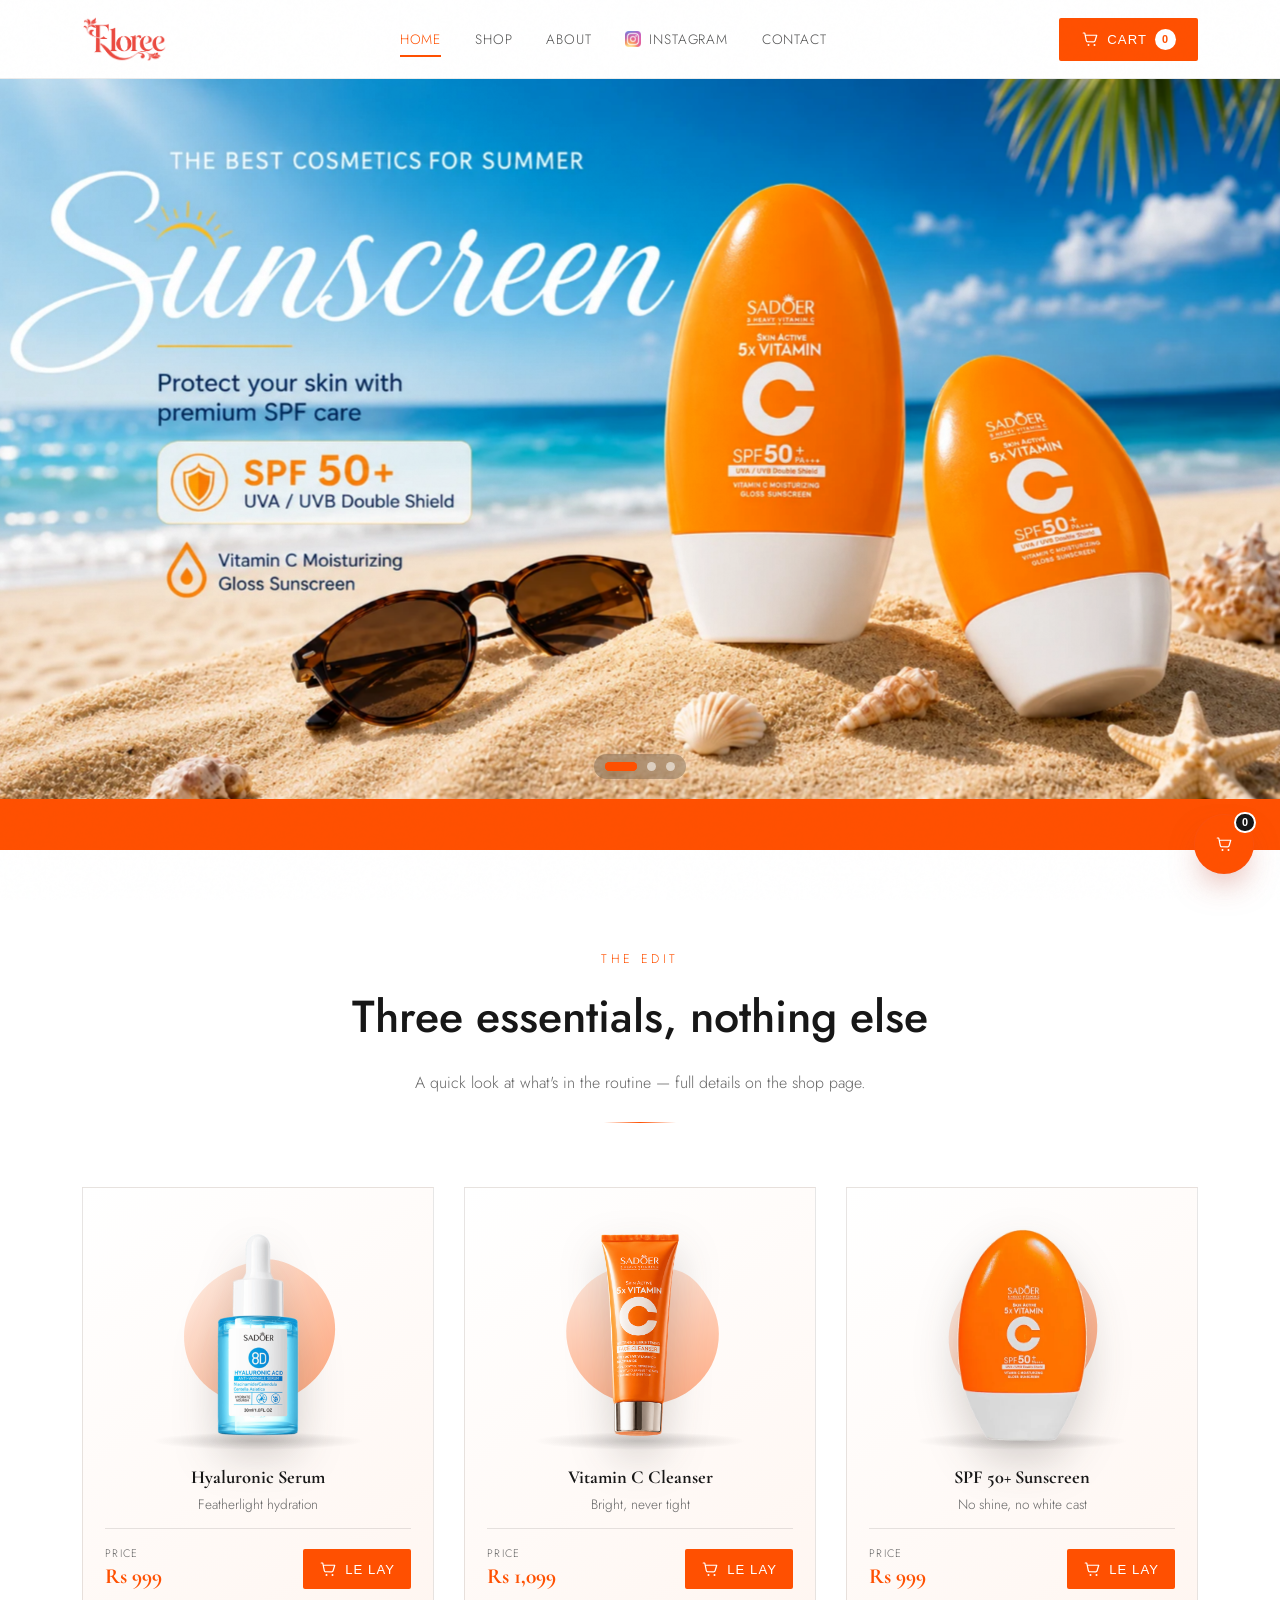
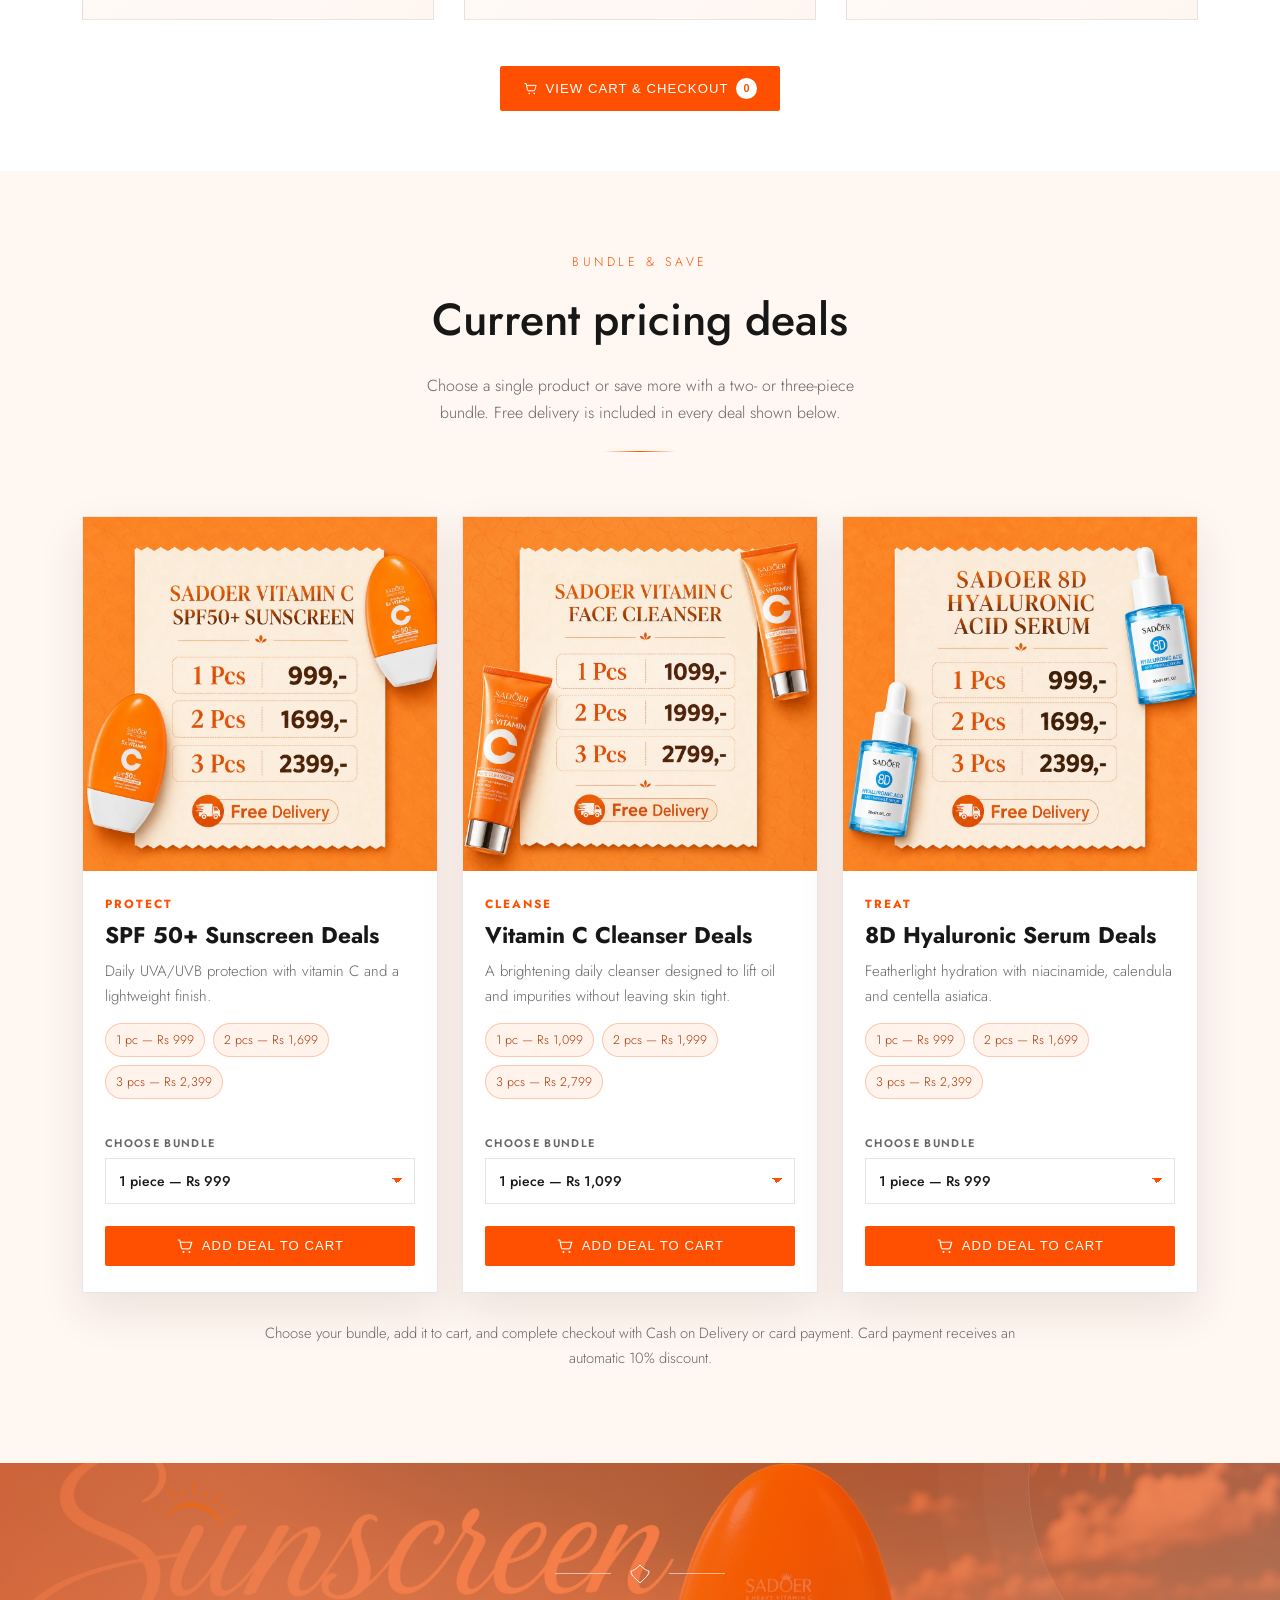
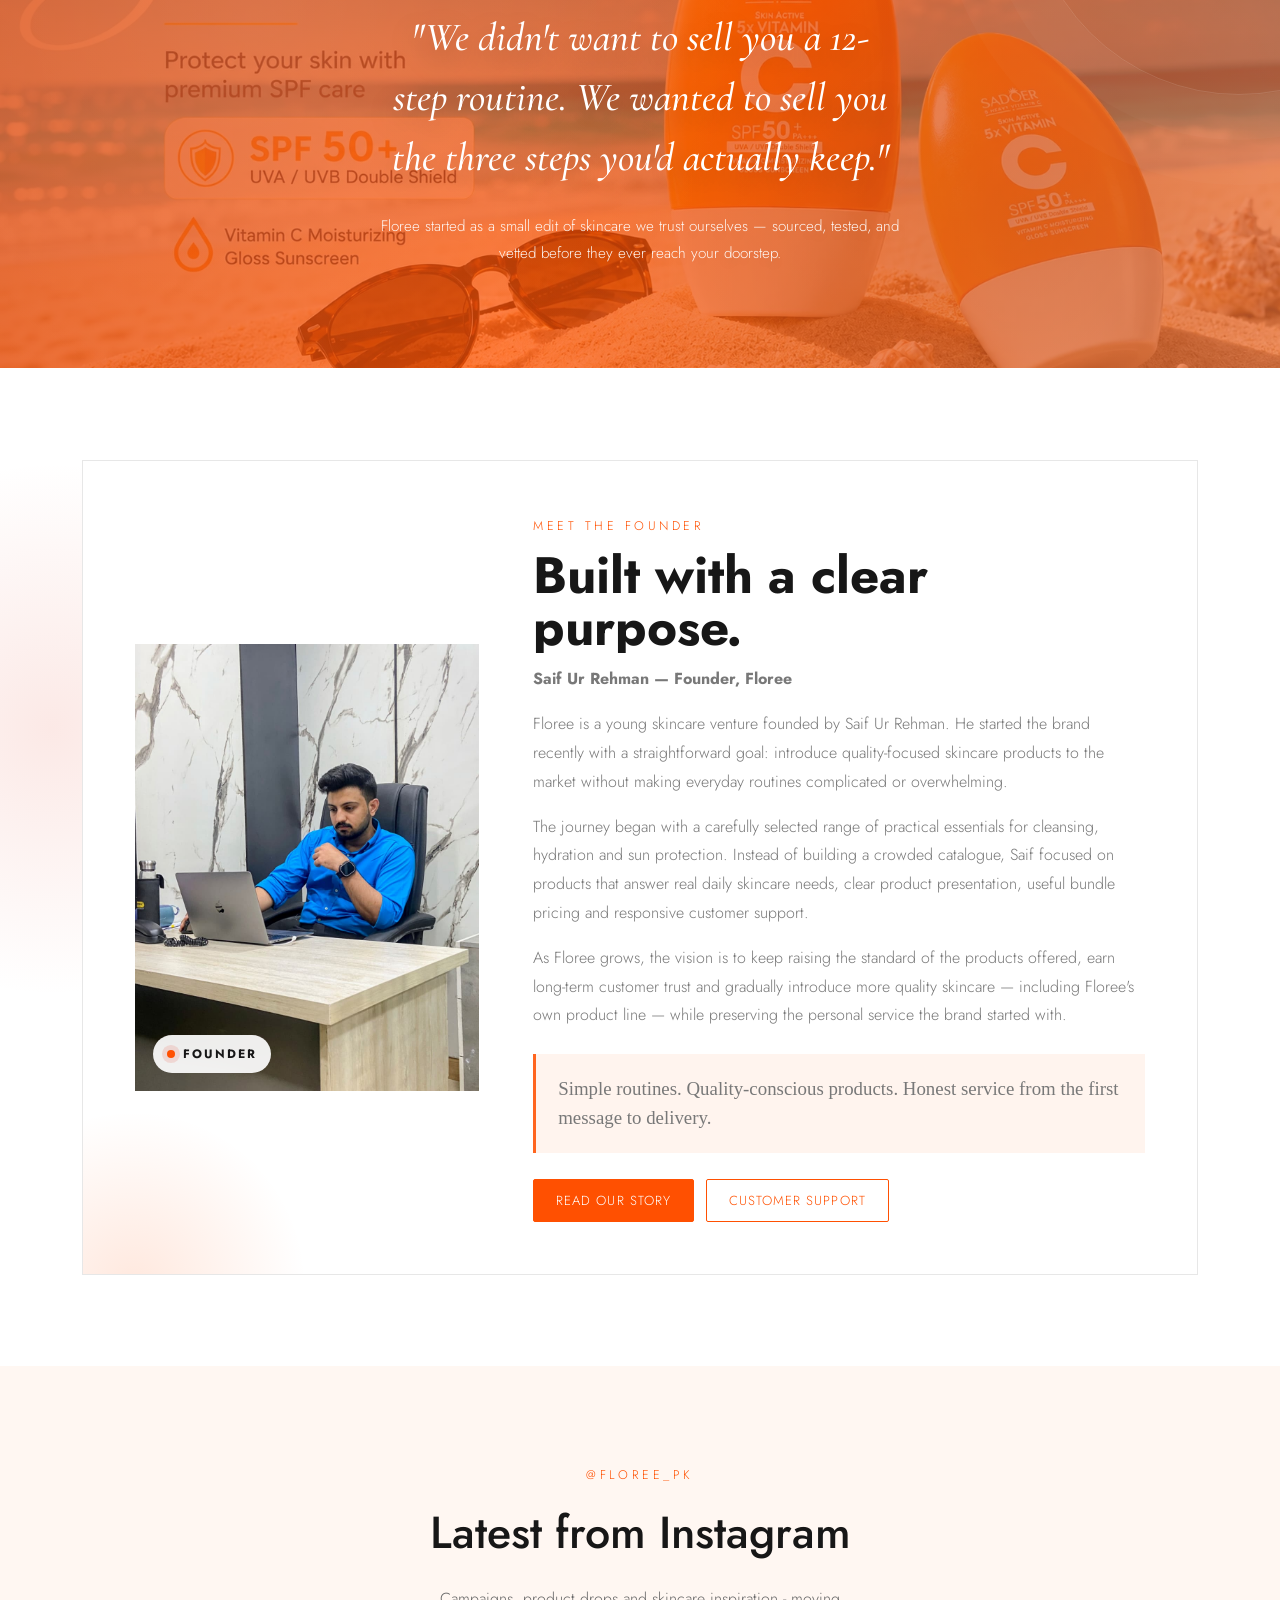
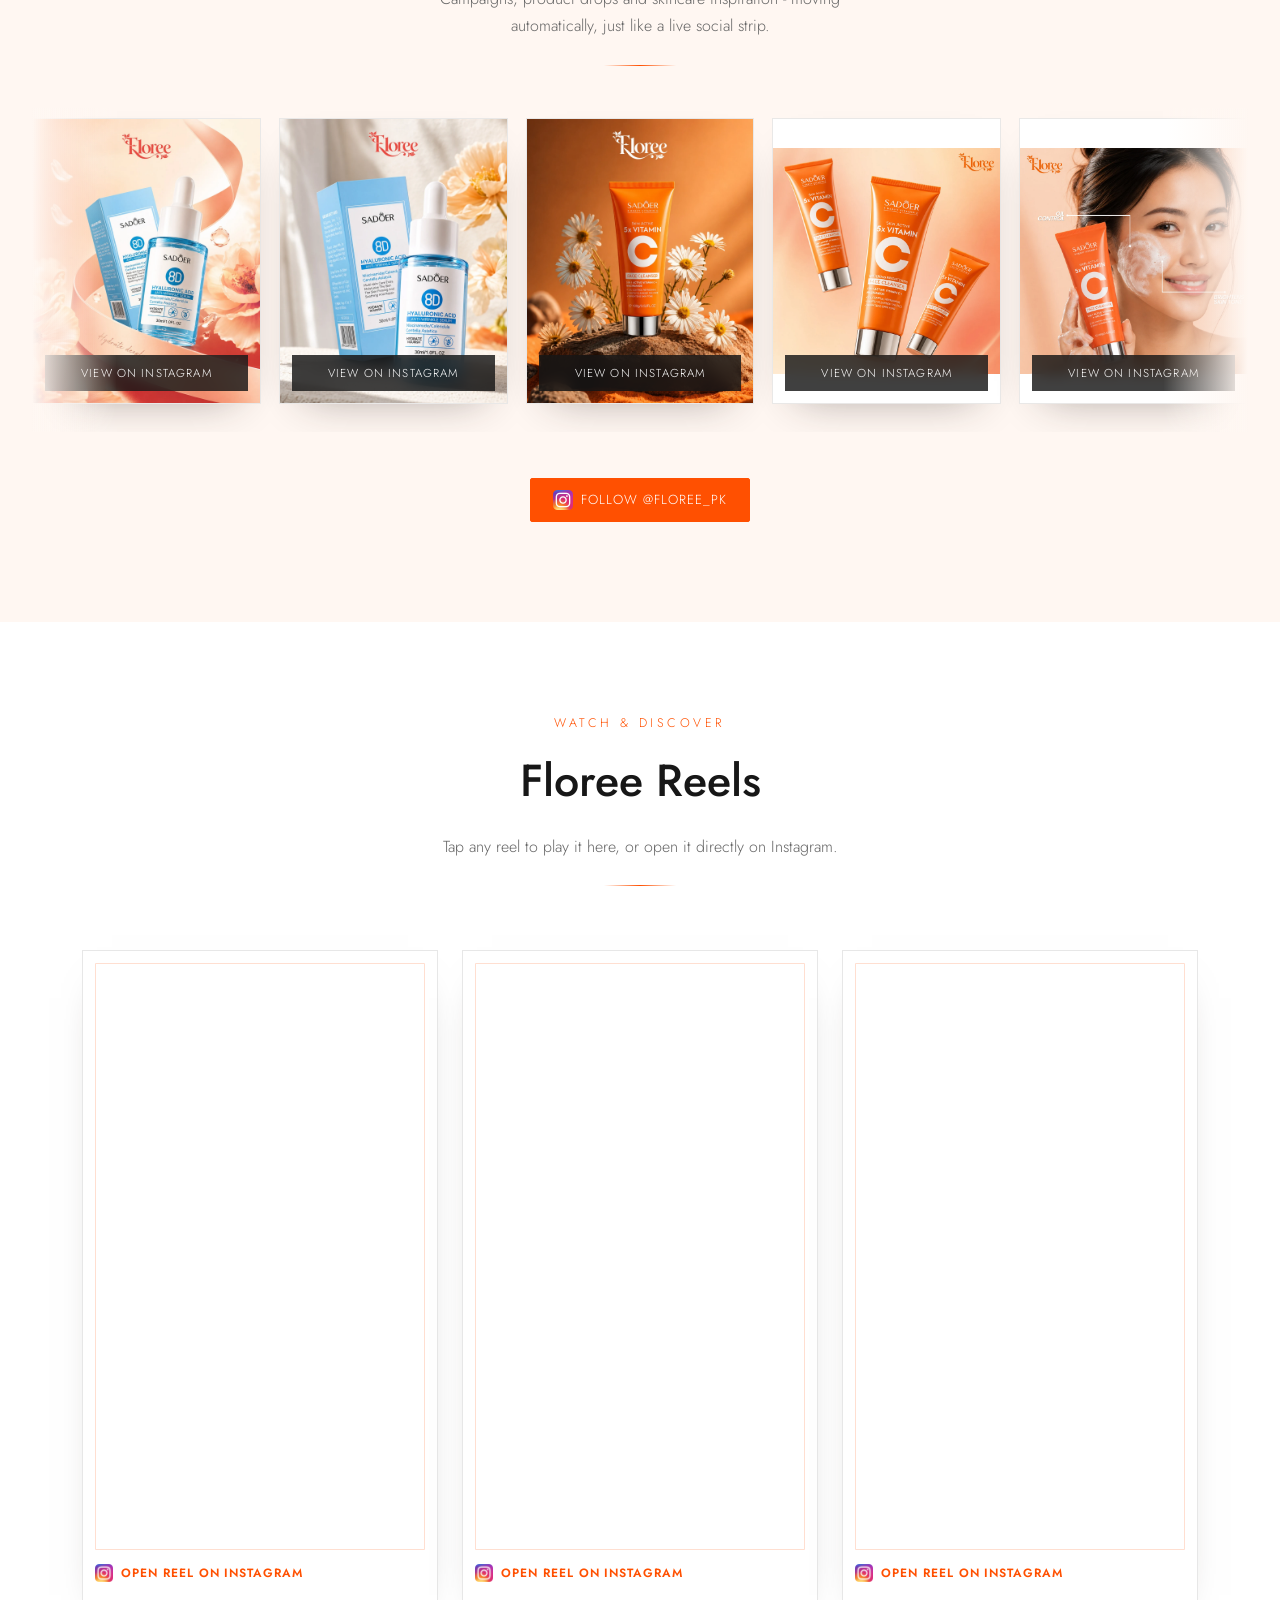
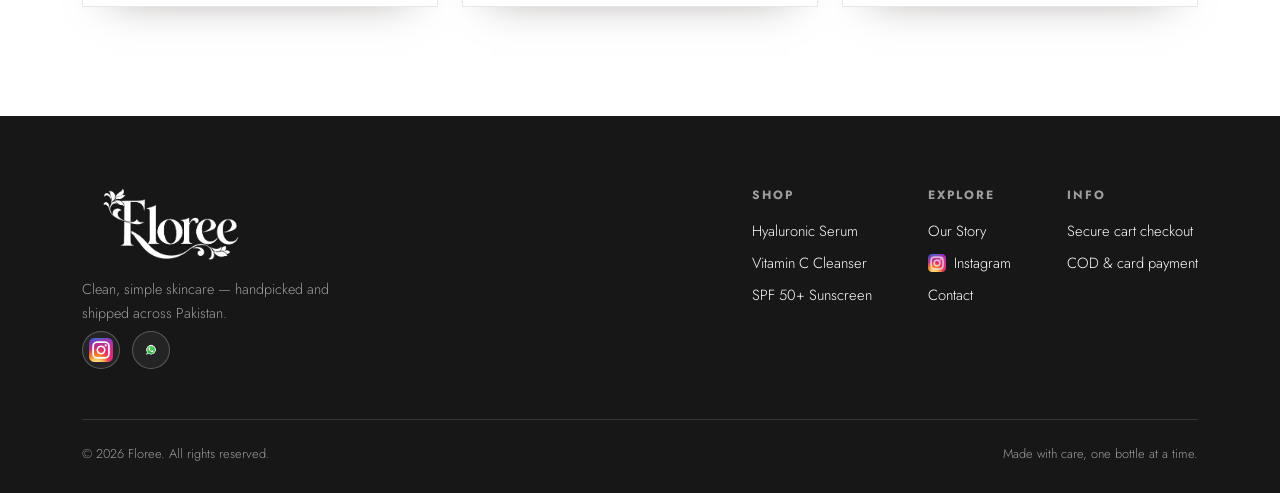
<file: Downloads/floree/Floree-Professional-Cart-Checkout.html>
<!DOCTYPE html>

<html lang="en">
<head>
<meta charset="utf-8"/>
<meta content="width=device-width, initial-scale=1.0" name="viewport"/>
<title>Floree — Premium Mobile Skincare Experience</title>
<style>@import url('https://fonts.googleapis.com/css2?family=Cormorant+Garamond:ital,wght@0,400;0,500;0,600;0,700;1,400;1,500;1,600&family=Jost:wght@300;400;500;600&display=swap');

:root{
  --cream:#FAE3CB;
  --cream-soft:#FDF0E1;
  --sand:#F1CFA3;
  --coral:#E5543D;
  --coral-deep:#B93C2A;
  --ink:#2A211C;
  --ink-soft:#6E5F53;
  --gold:#B98244;
  --blue:#5FA9BD;
  --blue-soft:#DCEFF3;
  --orange:#F2954B;
  --orange-soft:#FBE3C9;
  --line:rgba(42,33,28,0.12);
  --radius:2px;
  --shadow-soft:0 24px 48px -24px rgba(42,33,28,0.22);
  --shadow-lift:0 30px 60px -20px rgba(42,33,28,0.28);
}

*{box-sizing:border-box; margin:0; padding:0;}
html{scroll-behavior:smooth;}
body{
  background:var(--cream);
  color:var(--ink);
  font-family:'Jost', sans-serif;
  font-weight:300;
  -webkit-font-smoothing:antialiased;
  overflow-x:hidden;
}
@media (prefers-reduced-motion: reduce){
  *{animation-duration:0.01ms !important; animation-iteration-count:1 !important; transition-duration:0.01ms !important; scroll-behavior:auto !important;}
}
a{color:inherit; text-decoration:none;}
img{display:block; max-width:100%;}
.display{font-family:'Cormorant Garamond', serif;}
.wrap{max-width:1180px; margin:0 auto; padding:0 32px;}

/* ---------- reveal-on-scroll ---------- */
.reveal{opacity:0; transform:translateY(28px); transition:opacity 0.8s ease, transform 0.8s ease;}
.reveal.in-view{opacity:1; transform:translateY(0);}
.reveal-delay-1.in-view{transition-delay:0.1s;}
.reveal-delay-2.in-view{transition-delay:0.2s;}
.reveal-delay-3.in-view{transition-delay:0.3s;}

/* ---------- flourish divider ---------- */
.flourish{display:flex; align-items:center; justify-content:center; gap:18px; margin:0 auto 22px; width:fit-content;}
.flourish .stem{width:56px; height:1px; background:var(--coral); opacity:0.55;}
.flourish.on-dark .stem{background:var(--cream-soft);}
.flourish svg{display:block;}

/* ---------- watermark text ---------- */
.watermark{
  position:absolute; top:50%; left:50%; transform:translate(-50%,-50%);
  font-family:'Cormorant Garamond', serif; font-weight:700;
  font-size:min(22vw, 260px); color:var(--ink);
  opacity:0.035; white-space:nowrap; pointer-events:none;
  letter-spacing:0.02em; z-index:0;
}

/* ---------- header / nav ---------- */
header{
  position:sticky; top:0; z-index:100;
  background:rgba(250,227,203,0.9);
  backdrop-filter:blur(10px);
  border-bottom:1px solid var(--line);
}
.nav{display:flex; align-items:center; justify-content:space-between; padding:16px 32px; max-width:1180px; margin:0 auto;}
.brand{display:flex; align-items:center; gap:10px; font-family:'Cormorant Garamond', serif; font-size:1.6rem; font-weight:600; color:var(--coral);}
.brand img{height:36px; width:36px; object-fit:cover; border-radius:50%;}
.nav-links{display:flex; gap:34px; font-size:0.85rem; letter-spacing:0.06em; text-transform:uppercase;}
.nav-links a{position:relative; color:var(--ink); opacity:0.75; transition:opacity 0.25s ease; padding:4px 0;}
.nav-links a:hover, .nav-links a.active{opacity:1;}
.nav-links a::after{content:''; position:absolute; left:0; bottom:-4px; width:0; height:1px; background:var(--coral); transition:width 0.25s ease;}
.nav-links a:hover::after, .nav-links a.active::after{width:100%;}
.nav-right{display:flex; align-items:center; gap:16px;}

.btn{display:inline-flex; align-items:center; gap:8px; padding:11px 22px; border:1px solid var(--coral); color:var(--coral); font-size:0.82rem; letter-spacing:0.08em; text-transform:uppercase; border-radius:var(--radius); transition:all 0.25s ease; white-space:nowrap;}
.btn:hover{background:var(--coral); color:var(--cream-soft);}
.btn.filled{background:var(--coral); color:var(--cream-soft);}
.btn.filled:hover{background:var(--coral-deep); border-color:var(--coral-deep);}
.btn.on-dark{border-color:var(--cream-soft); color:var(--cream-soft);}
.btn.on-dark:hover{background:var(--cream-soft); color:var(--coral-deep);}
.btn svg{width:15px; height:15px;}

.menu-toggle{
  display:none; width:40px; height:40px; border:none; background:none; cursor:pointer;
  flex-direction:column; align-items:center; justify-content:center; gap:5px;
}
.menu-toggle span{width:22px; height:2px; background:var(--ink); transition:all 0.3s ease;}
.menu-toggle.open span:nth-child(1){transform:translateY(7px) rotate(45deg);}
.menu-toggle.open span:nth-child(2){opacity:0;}
.menu-toggle.open span:nth-child(3){transform:translateY(-7px) rotate(-45deg);}

.mobile-nav{
  position:fixed; inset:0; background:var(--cream); z-index:99;
  display:flex; flex-direction:column; align-items:center; justify-content:center; gap:30px;
  transform:translateX(100%); transition:transform 0.4s ease;
}
.mobile-nav.open{transform:translateX(0);}
.mobile-nav a{font-family:'Cormorant Garamond', serif; font-size:2rem; color:var(--ink);}
.mobile-nav a.active{color:var(--coral);}

/* ---------- marquee ticker ---------- */
.marquee{
  background:var(--ink); color:var(--cream-soft); overflow:hidden;
  white-space:nowrap; padding:14px 0; position:relative;
}
.marquee-track{display:inline-block; padding-left:100%; animation:marquee 26s linear infinite;}
.marquee-track span{font-size:0.82rem; letter-spacing:0.18em; text-transform:uppercase; margin:0 26px; color:var(--cream-soft); opacity:0.85;}
.marquee-track span em{color:var(--coral); font-style:normal;}
@keyframes marquee{ from{transform:translateX(0);} to{transform:translateX(-100%);} }

/* ---------- page hero (interior pages) ---------- */
.page-hero{
  position:relative; padding:150px 32px 90px; text-align:center; overflow:hidden;
  clip-path:polygon(0 0, 100% 0, 100% 92%, 0 100%);
}
.page-hero-eyebrow{font-size:0.8rem; letter-spacing:0.24em; text-transform:uppercase; color:var(--gold); margin-bottom:20px; position:relative; z-index:1;}
.page-hero h1{font-size:clamp(2.6rem, 6vw, 4.6rem); font-weight:500; line-height:1.08; position:relative; z-index:1;}
.page-hero h1 em{font-style:italic; color:var(--coral); font-weight:500;}
.page-hero p{max-width:520px; margin:24px auto 0; font-size:1.02rem; line-height:1.75; color:var(--ink-soft); position:relative; z-index:1;}

/* ---------- section ---------- */
.section{padding:100px 32px; position:relative;}
.section-head{text-align:center; margin-bottom:64px; position:relative; z-index:1;}
.section-eyebrow{font-size:0.78rem; letter-spacing:0.22em; text-transform:uppercase; color:var(--gold); margin-bottom:16px; display:block;}
.section-head h2{font-size:clamp(2rem, 4vw, 2.8rem); font-weight:500; margin-bottom:20px;}
.section-head p{max-width:480px; margin:0 auto; color:var(--ink-soft); font-size:1rem; line-height:1.7;}

/* ---------- product blob art ---------- */
.product-visual{
  position:relative; height:260px;
  display:flex; align-items:center; justify-content:center;
  margin-bottom:26px;
}
.blob{position:absolute; z-index:0; filter:blur(0.5px); opacity:0.9;}
.blob-blue{fill:url(#gradBlue);}
.blob-orange{fill:url(#gradOrange);}
.blob-peach{fill:url(#gradPeach);}
.product-visual img{
  position:relative; z-index:2; max-height:210px; max-width:78%; object-fit:contain;
  filter:drop-shadow(0 20px 22px rgba(42,33,28,0.20));
  transition:transform 0.4s ease;
}
.product-visual .ground-shadow{
  position:absolute; bottom:6px; left:50%; transform:translateX(-50%);
  width:56%; height:18px; border-radius:50%;
  background:radial-gradient(ellipse, rgba(42,33,28,0.22) 0%, rgba(42,33,28,0) 72%);
  z-index:1;
}
.product-card:hover .product-visual img{ transform:translateY(-6px) scale(1.03); }
.product-ribbon{
  position:absolute; top:10px; left:-8px; z-index:3;
  background:var(--ink); color:var(--cream-soft);
  font-size:0.66rem; letter-spacing:0.1em; text-transform:uppercase;
  padding:6px 14px 6px 16px;
  clip-path:polygon(0 0, 100% 0, 92% 50%, 100% 100%, 0 100%);
}
.product-sticker{
  position:absolute; top:6px; right:2px; z-index:3;
  width:64px; height:64px; border-radius:50%;
  background:var(--coral); color:var(--cream-soft);
  display:flex; align-items:center; justify-content:center; text-align:center;
  font-family:'Cormorant Garamond', serif; font-size:0.66rem; font-weight:600; line-height:1.15;
  transform:rotate(10deg);
  box-shadow:0 8px 18px -6px rgba(185,60,42,0.6);
}

/* ---------- product cards ---------- */
.product-grid{display:grid; grid-template-columns:repeat(3, 1fr); gap:36px; position:relative; z-index:1;}
.product-card{
  background:var(--cream-soft); border:1px solid var(--line);
  padding:30px 28px 28px; display:flex; flex-direction:column;
  transition:transform 0.35s ease, box-shadow 0.35s ease;
  transform-style:preserve-3d; will-change:transform;
}
.product-card:hover{ box-shadow:var(--shadow-soft); }
.product-brand{font-size:0.72rem; letter-spacing:0.16em; text-transform:uppercase; color:var(--gold); margin-bottom:8px;}
.product-card h3{font-family:'Cormorant Garamond', serif; font-size:1.5rem; font-weight:600; margin-bottom:10px; line-height:1.25;}
.product-card .desc{font-size:0.92rem; line-height:1.65; color:var(--ink-soft); flex-grow:1; margin-bottom:22px;}
.product-meta{display:flex; align-items:center; justify-content:space-between; margin-bottom:18px; font-size:0.82rem; color:var(--ink-soft); border-top:1px solid var(--line); padding-top:16px;}
.product-price{font-family:'Cormorant Garamond', serif; font-size:1.1rem; color:var(--coral); font-weight:600;}
.order-btn{width:100%; justify-content:center; background:var(--coral); color:var(--cream-soft); border:1px solid var(--coral); padding:13px 20px;}
.order-btn:hover{background:var(--coral-deep); border-color:var(--coral-deep);}

/* ---------- coming soon (duotone tease) ---------- */
.cs-grid{display:grid; grid-template-columns:repeat(2, 1fr); gap:36px; position:relative; z-index:1;}
.cs-card{position:relative; background:var(--ink); overflow:hidden; height:360px; border-radius:2px;}
.cs-card img{
  width:100%; height:100%; object-fit:cover; object-position:var(--focus, 70% 45%);
  transform:scale(1.18);
  filter:grayscale(1) contrast(1.05);
  transition:filter 0.5s ease, transform 0.5s ease;
}
.cs-card .duotone{
  position:absolute; inset:0;
  background:linear-gradient(160deg, var(--coral) 0%, var(--coral-deep) 100%);
  mix-blend-mode:multiply; opacity:0.82; transition:opacity 0.5s ease;
}
.cs-card:hover img{ filter:grayscale(0.35) contrast(1.05); transform:scale(1.24); }
.cs-card:hover .duotone{ opacity:0.55; }
.cs-overlay{
  position:absolute; inset:0; display:flex; flex-direction:column; align-items:center; justify-content:center;
  text-align:center; padding:30px; z-index:2;
}
.cs-badge{font-size:0.7rem; letter-spacing:0.2em; text-transform:uppercase; color:var(--ink); background:var(--cream-soft); padding:7px 16px; margin-bottom:18px; border-radius:100px;}
.cs-overlay h3{font-family:'Cormorant Garamond', serif; color:var(--cream-soft); font-size:1.8rem; font-weight:600; margin-bottom:10px; text-shadow:0 2px 12px rgba(0,0,0,0.25);}
.cs-overlay p{color:var(--cream-soft); opacity:0.9; font-size:0.88rem; max-width:280px;}
.cs-note{text-align:center; margin-top:44px; font-size:0.92rem; color:var(--ink-soft); position:relative; z-index:1;}
.cs-note a{color:var(--coral-deep); border-bottom:1px solid var(--coral-deep);}

/* ---------- story band ---------- */
.story{
  background:
    linear-gradient(125deg,rgba(214,63,0,.78),rgba(255,80,1,.72) 52%,rgba(255,122,61,.7)),
    url("images/extracted/spf-50-sunscreen-summer-campaign-1.webp") center/cover no-repeat;
  color:var(--cream-soft);
  padding:100px 32px;
  text-align:center;
  position:relative;
  overflow:hidden;
}
.story::before{content:''; position:absolute; inset:0; background:radial-gradient(circle at 20% 30%, rgba(255,255,255,0.08) 0%, transparent 45%), radial-gradient(circle at 80% 70%, rgba(0,0,0,0.12) 0%, transparent 50%);}
.story-inner{position:relative; max-width:680px; margin:0 auto; z-index:1;}
.story h2{font-family:'Cormorant Garamond', serif; font-style:italic; font-weight:500; font-size:clamp(1.7rem, 3.4vw, 2.5rem); line-height:1.5; margin:0 0 26px; text-shadow:0 10px 28px rgba(42,18,10,.35);}
.story p{font-size:0.95rem; line-height:1.8; opacity:0.92; max-width:520px; margin:0 auto; text-shadow:0 6px 18px rgba(42,18,10,.28);}

/* ---------- values row (about) ---------- */
.values{display:grid; grid-template-columns:repeat(3,1fr); gap:32px; position:relative; z-index:1;}
.value-card{text-align:center; padding:36px 24px; background:var(--cream-soft); border:1px solid var(--line);}
.value-card .icon{width:52px; height:52px; margin:0 auto 20px; color:var(--coral);}
.value-card h3{font-family:'Cormorant Garamond', serif; font-size:1.3rem; margin-bottom:10px;}
.value-card p{font-size:0.9rem; color:var(--ink-soft); line-height:1.6;}

/* ---------- about split ---------- */
.about-split{display:grid; grid-template-columns:0.9fr 1.1fr; gap:80px; align-items:center; position:relative; z-index:1;}
.about-visual{display:flex; align-items:center; justify-content:center;}
.about-visual .mark{width:100%; max-width:320px; background:var(--coral); aspect-ratio:1/1; display:flex; align-items:center; justify-content:center; padding:50px; position:relative;}
.about-visual .mark::before{
  content:''; position:absolute; inset:-14px; border:1px solid var(--coral); z-index:-1;
}
.about-copy .section-eyebrow{text-align:left;}
.about-copy h2{text-align:left; font-size:clamp(1.9rem,3.6vw,2.5rem); font-weight:500; margin-bottom:22px;}
.about-copy p{color:var(--ink-soft); line-height:1.85; font-size:1rem; margin-bottom:18px; max-width:480px;}

/* ---------- Instagram-style page ---------- */
.ig-header{
  display:flex; align-items:center; gap:44px; flex-wrap:wrap;
  padding:0 32px 60px; max-width:900px; margin:0 auto; position:relative; z-index:1;
}
.ig-avatar{
  width:132px; height:132px; border-radius:50%; padding:5px;
  background:conic-gradient(from 210deg, var(--gold), var(--coral), var(--coral-deep), var(--gold));
  flex-shrink:0;
}
.ig-avatar img{width:100%; height:100%; border-radius:50%; object-fit:cover; border:4px solid var(--cream);}
.ig-info h2{font-family:'Cormorant Garamond', serif; font-size:1.9rem; margin-bottom:6px;}
.ig-handle{color:var(--ink-soft); font-size:0.95rem; margin-bottom:16px;}
.ig-stats{display:flex; gap:28px; margin-bottom:16px;}
.ig-stats div{font-size:0.9rem;}
.ig-stats strong{display:block; font-family:'Cormorant Garamond', serif; font-size:1.3rem; color:var(--coral);}
.ig-bio{font-size:0.92rem; color:var(--ink-soft); max-width:380px; line-height:1.6;}

.ig-grid{
  display:grid; grid-template-columns:repeat(3, 1fr); gap:6px;
  max-width:900px; margin:0 auto; position:relative; z-index:1;
}
.ig-tile{
  position:relative; aspect-ratio:1/1; overflow:hidden; background:var(--sand);
  cursor:pointer;
}
.ig-tile img{width:100%; height:100%; object-fit:cover; transition:transform 0.5s ease;}
.ig-tile .tile-overlay{
  position:absolute; inset:0; background:rgba(42,33,28,0.45);
  display:flex; align-items:center; justify-content:center; gap:22px;
  opacity:0; transition:opacity 0.3s ease; color:var(--cream-soft);
}
.ig-tile:hover .tile-overlay{opacity:1;}
.ig-tile:hover img{transform:scale(1.08);}
.tile-overlay span{display:flex; align-items:center; gap:6px; font-size:0.95rem; font-weight:500;}
.tile-overlay svg{width:18px; height:18px;}
.ig-tile.text-tile{
  background:var(--coral); display:flex; align-items:center; justify-content:center; text-align:center; padding:20px;
}
.ig-tile.text-tile p{font-family:'Cormorant Garamond', serif; font-style:italic; color:var(--cream-soft); font-size:1.15rem; line-height:1.4;}

.ig-cta{text-align:center; margin-top:56px; position:relative; z-index:1;}
.ig-note{
  max-width:560px; margin:0 auto 40px; text-align:center; font-size:0.88rem;
  color:var(--ink-soft); line-height:1.7; position:relative; z-index:1;
  background:var(--cream-soft); border:1px solid var(--line); padding:18px 24px;
}

/* ---------- contact page ---------- */
.contact-grid{display:grid; grid-template-columns:1fr 1fr; gap:32px; position:relative; z-index:1;}
.contact-card{
  padding:48px 38px; background:var(--cream-soft); border:1px solid var(--line);
  display:flex; flex-direction:column; align-items:flex-start; gap:16px;
  transition:transform 0.3s ease, box-shadow 0.3s ease;
}
.contact-card:hover{transform:translateY(-6px); box-shadow:var(--shadow-soft);}
.contact-card .cc-icon{
  width:56px; height:56px; border-radius:50%; background:var(--coral); color:var(--cream-soft);
  display:flex; align-items:center; justify-content:center;
}
.contact-card .cc-icon svg{width:26px; height:26px;}
.contact-card h3{font-family:'Cormorant Garamond', serif; font-size:1.5rem;}
.contact-card p{color:var(--ink-soft); font-size:0.92rem; line-height:1.6;}

.steps{display:grid; grid-template-columns:repeat(3,1fr); gap:30px; position:relative; z-index:1;}
.step-card{text-align:center; position:relative;}
.step-num{
  width:44px; height:44px; border-radius:50%; border:1px solid var(--coral); color:var(--coral);
  display:flex; align-items:center; justify-content:center; margin:0 auto 18px;
  font-family:'Cormorant Garamond', serif; font-size:1.2rem;
}
.step-card h4{font-family:'Cormorant Garamond', serif; font-size:1.2rem; margin-bottom:8px;}
.step-card p{font-size:0.88rem; color:var(--ink-soft); line-height:1.6;}

/* ---------- footer ---------- */
footer{background:var(--ink); color:var(--cream-soft); padding:70px 32px 30px;}
.footer-top{display:flex; justify-content:space-between; align-items:flex-start; flex-wrap:wrap; gap:40px; margin-bottom:50px;}
.footer-brand{font-family:'Cormorant Garamond', serif; font-size:2rem; color:var(--cream-soft); font-weight:600;}
.footer-brand span{color:var(--coral); font-style:italic;}
.footer-tag{color:rgba(250,240,225,0.6); font-size:0.9rem; margin-top:10px; max-width:280px; line-height:1.6;}
.footer-links{display:flex; gap:56px; flex-wrap:wrap;}
.footer-col h4{font-size:0.75rem; letter-spacing:0.16em; text-transform:uppercase; color:rgba(250,240,225,0.5); margin-bottom:16px;}
.footer-col a, .footer-col span{display:block; font-size:0.92rem; color:rgba(250,240,225,0.85); margin-bottom:10px;}
.footer-col a:hover{color:var(--coral);}
.footer-social{display:flex; gap:12px; margin-top:6px;}
.footer-social a{
  width:38px; height:38px; border-radius:50%; border:1px solid rgba(250,240,225,0.3);
  display:flex; align-items:center; justify-content:center; transition:all 0.25s ease;
}
.footer-social a:hover{background:var(--coral); border-color:var(--coral);}
.footer-social svg{width:17px; height:17px;}
.footer-bottom{border-top:1px solid rgba(250,240,225,0.14); padding-top:24px; display:flex; justify-content:space-between; flex-wrap:wrap; gap:12px; font-size:0.8rem; color:rgba(250,240,225,0.45);}

/* ---------- home banner slider ---------- */
.banner{
  position:relative;
  overflow:hidden;
  background:var(--cream);
}
.banner-track{
  display:flex;
  align-items:flex-start;
  height:auto;
  transition:transform 0.6s cubic-bezier(.65,.05,.36,1);
  will-change:transform;
}
.banner-slide{
  flex:0 0 100%;
  min-width:100%;
  display:block;
  position:relative;
  overflow:hidden;
  padding:0;
}
.banner-slide::before{display:none;}
.banner-image-link{
  display:block;
  width:100%;
  line-height:0;
}
.banner-image{
  display:block;
  width:100%;
  height:auto;
  aspect-ratio:1672 / 941;
  object-fit:cover;
  object-position:center;
}
.banner-dots{
  position:absolute;
  bottom:20px;
  left:50%;
  transform:translateX(-50%);
  display:flex;
  gap:10px;
  z-index:5;
  padding:8px 11px;
  border-radius:999px;
  background:rgba(20,18,16,0.22);
  backdrop-filter:blur(7px);
}
.banner-dot{
  width:9px;
  height:9px;
  border-radius:50%;
  background:rgba(255,255,255,0.55);
  border:none;
  cursor:pointer;
  padding:0;
  transition:background 0.25s ease, transform 0.25s ease;
}
.banner-dot.active{background:#fff; transform:scale(1.3);}
.banner-arrow{
  position:absolute;
  top:50%;
  transform:translateY(-50%);
  width:46px;
  height:46px;
  border-radius:50%;
  background:rgba(255,255,255,0.82);
  border:1px solid rgba(255,255,255,0.8);
  color:var(--ink);
  font-size:1.45rem;
  display:flex;
  align-items:center;
  justify-content:center;
  cursor:pointer;
  z-index:5;
  box-shadow:0 8px 24px rgba(20,18,16,0.18);
  backdrop-filter:blur(8px);
  transition:background 0.25s ease, color 0.25s ease, transform 0.25s ease;
}
.banner-arrow:hover{
  background:var(--coral);
  color:var(--cream-soft);
  transform:translateY(-50%) scale(1.05);
}
.banner-arrow.prev{left:20px;}
.banner-arrow.next{right:20px;}

@media (max-width: 700px){
  .banner-arrow{width:36px; height:36px; font-size:1.15rem;}
  .banner-arrow.prev{left:8px;}
  .banner-arrow.next{right:8px;}
  .banner-dots{bottom:8px; gap:8px; padding:6px 9px;}
  .banner-dot{width:7px; height:7px;}
}

@media (prefers-reduced-motion: reduce){
  .banner-track{transition:none;}
}

/* ---------- shop teaser (home) ---------- */
.teaser-grid{display:grid; grid-template-columns:repeat(3,1fr); gap:30px; position:relative; z-index:1;}
.teaser-card{
  background:var(--cream-soft); border:1px solid var(--line); padding:26px 22px; text-align:center;
  transition:transform 0.3s ease, box-shadow 0.3s ease;
}
.teaser-card:hover{transform:translateY(-6px); box-shadow:var(--shadow-soft);}
.teaser-card .product-visual{height:170px; margin-bottom:16px;}
.teaser-card .product-visual img{max-height:140px;}
.teaser-card h4{font-family:'Cormorant Garamond', serif; font-size:1.15rem; margin-bottom:6px;}
.teaser-card p{font-size:0.85rem; color:var(--ink-soft); margin-bottom:14px;}
.teaser-more{text-align:center; margin-top:46px; position:relative; z-index:1;}

/* ---------- instagram teaser strip (home) ---------- */
.ig-teaser-grid{display:grid; grid-template-columns:repeat(4,1fr); gap:8px; margin-bottom:40px; position:relative; z-index:1;}
.ig-teaser-grid .ig-tile{aspect-ratio:1/1;}

/* ---------- whatsapp float ---------- */
.wa-float{
  position:fixed; bottom:26px; right:26px; z-index:60; width:56px; height:56px; border-radius:50%;
  background:var(--coral); display:flex; align-items:center; justify-content:center;
  box-shadow:0 12px 28px -8px rgba(185,60,42,0.55); transition:transform 0.25s ease;
}
.wa-float:hover{transform:scale(1.08);}
.wa-float svg{width:26px; height:26px;}

/* ---------- responsive ---------- */
@media (max-width: 900px){
  .product-grid{grid-template-columns:1fr;}
  .cs-grid{grid-template-columns:1fr;}
  .about-split{grid-template-columns:1fr; gap:44px;}
  .about-copy h2, .about-copy .section-eyebrow{text-align:center;}
  .about-copy p{margin-left:auto; margin-right:auto; text-align:center;}
  .values{grid-template-columns:1fr;}
  .contact-grid{grid-template-columns:1fr;}
  .steps{grid-template-columns:1fr; gap:44px;}
  .ig-grid{grid-template-columns:repeat(2,1fr);}
  .ig-header{justify-content:center; text-align:center;}
  .ig-stats{justify-content:center;}
}
@media (max-width: 720px){
  .nav-links{display:none;}
  .menu-toggle{display:flex;}
  .section{padding:70px 20px;}
  .page-hero{padding:110px 20px 70px;}
  .footer-top{flex-direction:column;}
}


/* ========================================================================== */
/* Floree web-ready update: official PDF logo, social post rail, clean assets */
/* ========================================================================== */

/* Official transparent logo extracted from the supplied PDF. */
.brand{gap:0; flex:0 0 auto;}
.brand .brand-logo{
  display:block;
  width:auto;
  height:46px;
  max-width:110px;
  object-fit:contain;
  border-radius:0;
}
.hero-brand-logo{
  width:min(100%, 430px);
  height:auto;
  filter:drop-shadow(0 22px 32px rgba(42,33,28,0.12)) !important;
}
.footer-brand{line-height:1;}
.footer-logo-link{display:inline-block;}
.footer-logo{
  width:178px;
  height:auto;
  max-height:76px;
  object-fit:contain;
}
.about-visual .mark{
  background:var(--coral);
  min-height:420px;
  display:flex;
  align-items:center;
  justify-content:center;
  padding:52px;
}
.about-visual .about-logo{
  width:min(100%, 430px);
  height:auto;
  object-fit:contain;
  filter:drop-shadow(0 16px 26px rgba(42,33,28,0.16));
}

/* Transparent sunscreen asset: no forced white panel behind the product. */
img.transparent-product{background:transparent !important; padding:0 !important;}

/* Slow, continuous social-post line replacing the old Social page/grid. */
.social-posts-section{
  padding-left:0;
  padding-right:0;
  padding-bottom:100px;
  background:linear-gradient(180deg, var(--cream) 0%, var(--cream-soft) 100%);
  overflow:hidden;
}
.social-posts-section .section-head{margin-bottom:42px;}
.social-posts-marquee{
  position:relative;
  width:100%;
  overflow:hidden;
  padding:10px 0 28px;
  -webkit-mask-image:linear-gradient(to right, transparent 0, #000 5%, #000 95%, transparent 100%);
  mask-image:linear-gradient(to right, transparent 0, #000 5%, #000 95%, transparent 100%);
}
.social-posts-track{
  display:flex;
  width:max-content;
  will-change:transform;
  animation:social-post-scroll 82s linear infinite;
}
.social-posts-marquee:hover .social-posts-track{animation-play-state:paused;}
.social-posts-group{
  display:flex;
  align-items:stretch;
  gap:18px;
  padding-right:18px;
}
.social-post-card{
  position:relative;
  flex:0 0 auto;
  width:304px;
  height:380px;
  overflow:hidden;
  background:var(--cream-soft);
  border:1px solid rgba(42,33,28,0.10);
  box-shadow:0 18px 42px -26px rgba(42,33,28,0.45);
  isolation:isolate;
}
.social-post-card img{
  display:block;
  width:100%;
  height:100%;
  max-width:100%;
  object-fit:cover;
  transition:transform .45s ease, filter .45s ease;
}

.social-post-card.is-square img{object-fit:contain; background:var(--cream-soft);}
.social-post-overlay{
  position:absolute;
  inset:auto 12px 12px 12px;
  z-index:2;
  padding:10px 14px;
  background:rgba(42,33,28,0.80);
  backdrop-filter:blur(7px);
  color:var(--cream-soft);
  text-align:center;
  font-size:.72rem;
  letter-spacing:.10em;
  text-transform:uppercase;
  opacity:0;
  transform:translateY(8px);
  transition:opacity .3s ease, transform .3s ease;
}
.social-post-card:hover img{transform:scale(1.025); filter:saturate(1.04);}
.social-post-card:hover 
.social-post-card.is-square img{object-fit:contain; background:var(--cream-soft);}
.social-post-overlay{opacity:1; transform:translateY(0);}
.instagram-cta svg{width:17px; height:17px;}
@keyframes social-post-scroll{
  from{transform:translate3d(0,0,0);}
  to{transform:translate3d(-50%,0,0);}
}

@media (max-width:900px){
  .brand .brand-logo{height:42px; max-width:100px;}
  .footer-logo{width:158px;}
  .social-post-card{width:248px; height:310px;}
  .about-visual .mark{min-height:330px; padding:38px;}
}
@media (max-width:560px){
  .nav{padding-left:20px; padding-right:20px;}
  .brand .brand-logo{height:38px; max-width:92px;}
  .social-posts-section{padding-bottom:76px;}
  .social-post-card{width:204px; height:255px;}
  .social-posts-group{gap:12px; padding-right:12px;}
  .social-posts-track{animation-duration:68s;}
  
.social-post-card.is-square img{object-fit:contain; background:var(--cream-soft);}
.social-post-overlay{display:none;}
}
@media (prefers-reduced-motion:reduce){
  .social-posts-track{animation:none;}
  .social-posts-marquee{overflow-x:auto; -webkit-mask-image:none; mask-image:none;}
}

/* Keep the hidden mobile menu fully off-canvas; prevents its large CTA from peeking into the page. */
.mobile-nav{overflow:hidden;}
.mobile-nav .btn{
  font-family:'Jost', sans-serif;
  font-size:.82rem;
  max-width:calc(100vw - 48px);
  justify-content:center;
}


/* ========================================================================== */
/* Final visual refinements: uniform Instagram cards, larger products, reels  */
/* ========================================================================== */

/* Home product cards: make the products substantially larger and easier to see. */
.teaser-card{
  padding:28px 22px 30px;
}
.teaser-card .product-visual{
  height:238px;
  margin-bottom:12px;
}
.teaser-card .product-visual img{
  max-height:218px;
  max-width:92%;
}
.teaser-card .product-visual .blob{
  width:218px;
  height:218px;
}
.teaser-card .product-visual .ground-shadow{
  bottom:4px;
  width:68%;
}

/* Product detail cards also benefit from the trimmed transparent assets. */
.product-card .product-visual{
  height:300px;
}
.product-card .product-visual img{
  max-height:262px;
  max-width:88%;
}

/* Every Instagram post uses exactly the same 4:5 frame.
   object-fit:contain keeps the complete artwork visible without cropping. */
.social-post-card,
.social-post-card.is-square{
  width:300px;
  height:auto;
  aspect-ratio:4 / 5;
  display:flex;
  align-items:center;
  justify-content:center;
  background:#f8ecdf;
}
.social-post-card img,
.social-post-card.is-square img{
  width:100%;
  height:100%;
  object-fit:contain;
  object-position:center;
  background:#f8ecdf;
  padding:0;
}
.social-post-card:hover img,
.social-post-card.is-square:hover img{
  transform:scale(1.015);
}

/* Playable Instagram reels. */
.reels-section{
  background:var(--cream);
  padding-top:92px;
  padding-bottom:110px;
}
.reels-grid{
  display:grid;
  grid-template-columns:repeat(3, minmax(0, 1fr));
  gap:24px;
  align-items:start;
}
.reel-card{
  min-width:0;
  background:var(--cream-soft);
  border:1px solid var(--line);
  padding:12px 12px 18px;
  box-shadow:0 18px 42px -30px rgba(42,33,28,.50);
}
.reel-frame{
  position:relative;
  width:100%;
  aspect-ratio:9 / 16;
  overflow:hidden;
  background:#fff;
}
.reel-frame iframe{
  display:block;
  width:100%;
  height:100%;
  border:0;
  background:#fff;
}
.reel-card > a{
  display:block;
  margin-top:14px;
  text-align:center;
  color:var(--coral);
  font-size:.75rem;
  font-weight:600;
  letter-spacing:.08em;
  text-transform:uppercase;
}
.reel-card > a:hover{
  color:var(--ink);
}

@media (max-width:900px){
  .teaser-card .product-visual{height:220px;}
  .teaser-card .product-visual img{max-height:202px;}
  .product-card .product-visual{height:280px;}
  .product-card .product-visual img{max-height:244px;}
  .social-post-card,
  .social-post-card.is-square{
    width:248px;
    height:auto;
  }
  .reels-grid{
    grid-template-columns:repeat(2, minmax(0, 1fr));
  }
}

@media (max-width:620px){
  .teaser-card .product-visual{height:210px;}
  .teaser-card .product-visual img{max-height:194px;}
  .social-post-card,
  .social-post-card.is-square{
    width:220px;
    height:auto;
  }
  .reels-section{
    padding-top:70px;
    padding-bottom:76px;
  }
  .reels-grid{
    grid-template-columns:1fr;
    gap:20px;
    max-width:390px;
    margin:0 auto;
  }
}

/* ========================================================================== */
/* Instagram strip fix: complete posts, equal frames, no permanently cut cards */
/* ========================================================================== */
.social-posts-marquee{
  --post-gap:18px;
  --post-card-size:calc((100% - 72px) / 5);
  width:calc(100% - 64px);
  max-width:1600px;
  margin-inline:auto;
  padding:10px 0 28px;
  overflow:hidden;
  -webkit-mask-image:none;
  mask-image:none;
}
.social-posts-track{
  display:block;
  width:100%;
  animation:none !important;
  transform:translate3d(0,0,0);
  will-change:transform;
}
.social-posts-group{
  display:flex;
  width:100%;
  gap:var(--post-gap);
  padding:0;
  align-items:stretch;
}
.social-post-card,
.social-post-card.is-square{
  flex:0 0 var(--post-card-size);
  width:var(--post-card-size);
  height:auto;
  aspect-ratio:4 / 5;
  padding:0;
  background:#f8ecdf;
}
.social-post-card img,
.social-post-card.is-square img{
  display:block;
  width:100%;
  height:100%;
  object-fit:contain !important;
  object-position:center !important;
  background:#f8ecdf;
  padding:0 !important;
}
.social-post-card:hover img,
.social-post-card.is-square:hover img{
  transform:none;
  filter:none;
}
.social-post-overlay{
  opacity:1;
  transform:none;
}

@media (max-width:1200px){
  .social-posts-marquee{
    --post-card-size:calc((100% - 54px) / 4);
  }
}
@media (max-width:900px){
  .social-posts-marquee{
    --post-card-size:calc((100% - 36px) / 3);
    width:calc(100% - 40px);
  }
}
@media (max-width:620px){
  .social-posts-marquee{
    --post-gap:14px;
    --post-card-size:calc((100% - 14px) / 2);
    width:calc(100% - 28px);
  }
  .social-post-overlay{display:block; inset:auto 8px 8px 8px; padding:8px 7px; font-size:.58rem;}
}
@media (max-width:420px){
  .social-posts-marquee{
    --post-card-size:100%;
    width:calc(100% - 36px);
  }
}

/* ==========================================================================
   FLOREE SIGNATURE MOTION SYSTEM
   Premium, performant, accessible animations — no external JS library.
   ========================================================================== */

:root{
  --ease-lux:cubic-bezier(.16,1,.3,1);
  --ease-silk:cubic-bezier(.22,1,.36,1);
  --ease-snap:cubic-bezier(.2,.9,.2,1);
  --motion-fast:420ms;
  --motion-med:850ms;
  --motion-slow:1350ms;
  --header-h:79px;
}

/* --- loading sequence --- */
body.is-loading{overflow:hidden;}
.floree-loader{
  position:fixed;
  inset:0;
  z-index:9999;
  display:grid;
  place-items:center;
  background:
    radial-gradient(circle at 50% 38%, rgba(255,255,255,.58), transparent 32%),
    linear-gradient(135deg,#fdebd8 0%,#f8d1ac 48%,#f4b783 100%);
  transition:clip-path 1.05s var(--ease-lux), visibility 1.05s step-end;
  clip-path:inset(0 0 0 0);
  overflow:hidden;
}
.floree-loader.is-finished{
  clip-path:inset(0 0 100% 0);
  visibility:hidden;
}
.loader-aura{
  position:absolute;
  width:min(72vw,560px);
  aspect-ratio:1;
  border:1px solid rgba(229,84,61,.18);
  border-radius:50%;
  animation:loader-aura 2.2s var(--ease-lux) infinite alternate;
}
.loader-aura::before,
.loader-aura::after{
  content:"";
  position:absolute;
  inset:13%;
  border:1px solid rgba(229,84,61,.14);
  border-radius:50%;
}
.loader-aura::after{inset:28%;}
.loader-lockup{
  position:relative;
  display:flex;
  flex-direction:column;
  align-items:center;
  gap:18px;
  color:var(--coral);
}
.loader-logo{
  width:min(72vw, 280px);
  height:auto;
  display:block;
  filter:drop-shadow(0 18px 40px rgba(185,60,42,.16));
  animation:loader-mark 1.25s var(--ease-lux) both;
}
.loader-line{
  width:170px;
  height:1px;
  overflow:hidden;
  background:rgba(229,84,61,.20);
}
.loader-line span{
  display:block;
  width:100%;
  height:100%;
  background:var(--coral);
  transform-origin:left;
  animation:loader-progress 1.25s .15s var(--ease-lux) both;
}
@keyframes loader-mark{
  from{opacity:0; transform:translateY(30px) scale(.86) rotate(-5deg); filter:blur(12px);}
  to{opacity:1; transform:none; filter:blur(0);}
}
@keyframes loader-progress{from{transform:scaleX(0)} to{transform:scaleX(1)}}
@keyframes loader-aura{to{transform:scale(1.05); opacity:.45}}

/* --- global atmosphere --- */
body{
  position:relative;
  isolation:isolate;
}
body::before{
  content:"";
  position:fixed;
  inset:0;
  pointer-events:none;
  z-index:120;
  opacity:.045;
  mix-blend-mode:multiply;
  background-image:url("data:image/svg+xml,%3Csvg viewBox='0 0 180 180' xmlns='http://www.w3.org/2000/svg'%3E%3Cfilter id='n'%3E%3CfeTurbulence type='fractalNoise' baseFrequency='.9' numOctaves='4' stitchTiles='stitch'/%3E%3C/filter%3E%3Crect width='100%25' height='100%25' filter='url(%23n)' opacity='.65'/%3E%3C/svg%3E");
}
.motion-orb{
  position:fixed;
  z-index:-1;
  pointer-events:none;
  border-radius:50%;
  filter:blur(18px);
  opacity:.30;
  will-change:transform;
}
.motion-orb.orb-one{
  width:34vw;
  height:34vw;
  min-width:280px;
  min-height:280px;
  top:10vh;
  left:-14vw;
  background:radial-gradient(circle,rgba(242,149,75,.48),transparent 68%);
}
.motion-orb.orb-two{
  width:30vw;
  height:30vw;
  min-width:240px;
  min-height:240px;
  right:-12vw;
  top:52vh;
  background:radial-gradient(circle,rgba(95,169,189,.32),transparent 68%);
}
.motion-orb.orb-three{
  width:28vw;
  height:28vw;
  min-width:220px;
  min-height:220px;
  left:34vw;
  bottom:-15vw;
  background:radial-gradient(circle,rgba(229,84,61,.26),transparent 68%);
}

/* --- scroll progress --- */
.scroll-progress{
  position:fixed;
  top:0;
  left:0;
  right:0;
  height:3px;
  z-index:1001;
  pointer-events:none;
  background:transparent;
}
.scroll-progress span{
  display:block;
  height:100%;
  width:100%;
  transform:scaleX(0);
  transform-origin:left;
  background:linear-gradient(90deg,var(--coral),var(--orange),var(--gold));
  box-shadow:0 0 16px rgba(229,84,61,.48);
  will-change:transform;
}

/* --- precision cursor (desktop only) --- */
.lux-cursor-dot,
.lux-cursor-ring{
  position:fixed;
  top:0;
  left:0;
  z-index:10000;
  pointer-events:none;
  border-radius:50%;
  opacity:0;
  will-change:transform;
}
.lux-cursor-dot{
  width:6px;
  height:6px;
  margin:-3px 0 0 -3px;
  background:var(--coral);
}
.lux-cursor-ring{
  width:38px;
  height:38px;
  margin:-19px 0 0 -19px;
  border:1px solid rgba(229,84,61,.55);
  background:rgba(250,227,203,.07);
  backdrop-filter:blur(2px);
  transition:width .32s var(--ease-lux),height .32s var(--ease-lux),
             margin .32s var(--ease-lux),background .32s ease,border-color .32s ease;
}
body.cursor-ready .lux-cursor-dot,
body.cursor-ready .lux-cursor-ring{opacity:1;}
body.cursor-hover .lux-cursor-ring{
  width:58px;
  height:58px;
  margin:-29px 0 0 -29px;
  background:rgba(229,84,61,.10);
  border-color:rgba(229,84,61,.72);
}
body.cursor-press .lux-cursor-ring{
  width:30px;
  height:30px;
  margin:-15px 0 0 -15px;
}

/* --- elevated navigation --- */
header{
  transition:
    background .55s var(--ease-lux),
    box-shadow .55s var(--ease-lux),
    border-color .55s ease,
    transform .55s var(--ease-lux);
}
header .nav{
  transition:padding .55s var(--ease-lux);
}
header.is-scrolled{
  background:rgba(253,240,225,.78);
  border-color:rgba(42,33,28,.08);
  box-shadow:0 18px 50px -34px rgba(42,33,28,.50);
}
header.is-scrolled .nav{padding-top:10px; padding-bottom:10px;}
.brand-logo{
  transition:transform .65s var(--ease-lux),filter .65s ease;
}
.brand:hover .brand-logo{
  transform:scale(1.05) rotate(-1deg);
  filter:drop-shadow(0 10px 14px rgba(229,84,61,.18));
}
.nav-links a{
  transition:opacity .3s ease,color .3s ease,transform .35s var(--ease-lux);
}
.nav-links a:hover{transform:translateY(-2px);}
.nav-links a::after{
  height:2px;
  transform-origin:left;
  transition:width .45s var(--ease-lux);
}

/* --- premium buttons: magnetic, liquid shine, ripple --- */
.btn,
.order-btn,
.instagram-cta,
.reel-card > a{
  position:relative;
  overflow:hidden;
  isolation:isolate;
  transform:translate3d(var(--mag-x,0),var(--mag-y,0),0);
  transition:
    transform .48s var(--ease-lux),
    color .35s ease,
    background .35s ease,
    border-color .35s ease,
    box-shadow .48s var(--ease-lux);
}
.btn::before,
.order-btn::before,
.instagram-cta::before{
  content:"";
  position:absolute;
  z-index:-1;
  inset:-1px;
  background:linear-gradient(110deg,transparent 20%,rgba(255,255,255,.42) 44%,transparent 68%);
  transform:translateX(-135%);
  transition:transform .85s var(--ease-lux);
}
.btn:hover::before,
.order-btn:hover::before,
.instagram-cta:hover::before{transform:translateX(135%);}
.btn:hover,
.order-btn:hover,
.instagram-cta:hover{
  box-shadow:0 16px 32px -18px rgba(185,60,42,.65);
}
.lux-ripple{
  position:absolute;
  width:12px;
  height:12px;
  border-radius:50%;
  pointer-events:none;
  background:rgba(255,255,255,.48);
  transform:translate(-50%,-50%) scale(0);
  animation:lux-ripple .72s ease-out forwards;
}
@keyframes lux-ripple{
  to{transform:translate(-50%,-50%) scale(22);opacity:0;}
}

/* --- cinematic hero --- */
.banner{
  perspective:1200px;
  background:#f5d6bb;
}
.banner-track{
  transition:transform 1.05s var(--ease-lux) !important;
}
.banner-slide{
  opacity:.72;
  transform:scale(.985);
  transition:opacity .9s ease,transform 1.05s var(--ease-lux);
}
.banner-slide.is-active{
  opacity:1;
  transform:scale(1);
}
.banner-slide .banner-image{
  transform:translate3d(var(--hero-x,0),var(--hero-y,0),0) scale(1.075);
  filter:saturate(.94) contrast(.98);
  transition:transform 7.5s linear,filter 1.2s ease;
  will-change:transform;
}
.banner-slide.is-active .banner-image{
  transform:translate3d(var(--hero-x,0),var(--hero-y,0),0) scale(1.015);
  filter:saturate(1.03) contrast(1.01);
}
.banner-slide::after{
  content:"";
  position:absolute;
  inset:0;
  pointer-events:none;
  opacity:0;
  background:linear-gradient(105deg,transparent 38%,rgba(255,255,255,.25) 48%,transparent 58%);
  transform:translateX(-100%);
}
.banner-slide.is-active::after{
  animation:hero-glint 1.25s .2s var(--ease-lux) both;
}
@keyframes hero-glint{
  0%{opacity:0;transform:translateX(-100%)}
  18%{opacity:.55}
  100%{opacity:0;transform:translateX(100%)}
}
.banner-arrow{
  opacity:0;
  transform:translateY(-50%) scale(.82);
  transition:opacity .4s ease,transform .5s var(--ease-lux),background .3s ease,color .3s ease;
}
.banner:hover .banner-arrow{
  opacity:1;
  transform:translateY(-50%) scale(1);
}
.banner-arrow:hover{
  transform:translateY(-50%) scale(1.08) rotate(2deg);
}
.banner-dot{
  position:relative;
  overflow:hidden;
  transition:width .5s var(--ease-lux),border-radius .5s var(--ease-lux),background .3s ease,transform .3s ease;
}
.banner-dot.active{
  width:32px;
  border-radius:20px;
  transform:none;
}
.banner-dot.active::after{
  content:"";
  position:absolute;
  inset:0;
  background:#fff;
  transform-origin:left;
  animation:dot-timer 5.5s linear both;
}
@keyframes dot-timer{from{transform:scaleX(0)}to{transform:scaleX(1)}}

/* --- section reveals: blur-to-crisp, mask, stagger --- */
.reveal{
  opacity:0;
  transform:translate3d(0,46px,0) scale(.985);
  filter:blur(9px);
  transition:
    opacity 1s var(--ease-lux),
    transform 1s var(--ease-lux),
    filter 1s var(--ease-lux);
  transition-delay:var(--reveal-delay,0ms);
}
.reveal.in-view{
  opacity:1;
  transform:translate3d(0,0,0) scale(1);
  filter:blur(0);
}
.section-head{
  overflow:visible;
}
.section-head::after{
  content:"";
  display:block;
  width:72px;
  height:1px;
  margin:25px auto 0;
  background:linear-gradient(90deg,transparent,var(--coral),transparent);
  transform:scaleX(0);
  transform-origin:center;
  transition:transform 1.1s .25s var(--ease-lux);
}
.section-head.in-view::after{transform:scaleX(1);}
.section-eyebrow{
  transition:letter-spacing 1.1s var(--ease-lux),opacity .9s ease;
}
.in-view .section-eyebrow{letter-spacing:.28em;}

/* word-by-word title reveal */
.lux-title{
  overflow:hidden;
}
.lux-title .lux-word{
  display:inline-block;
  opacity:0;
  transform:translateY(105%) rotate(2deg);
  filter:blur(7px);
  transition:
    opacity .75s var(--ease-lux),
    transform .95s var(--ease-lux),
    filter .75s ease;
  transition-delay:calc(var(--word-index) * 70ms + 80ms);
}
.lux-title.title-visible .lux-word{
  opacity:1;
  transform:translateY(0) rotate(0);
  filter:blur(0);
}

/* --- premium interactive cards --- */
.teaser-card,
.deal-card,
.reel-card,
.founder-card{
  --rx:0deg;
  --ry:0deg;
  --lift:0px;
  --spot-x:50%;
  --spot-y:50%;
  position:relative;
  isolation:isolate;
  transform:
    perspective(1100px)
    rotateX(var(--rx))
    rotateY(var(--ry))
    translate3d(0,var(--lift),0);
  transform-style:preserve-3d;
  transition:
    transform .65s var(--ease-lux),
    box-shadow .65s var(--ease-lux),
    border-color .5s ease;
  will-change:transform;
}
.teaser-card::after,
.deal-card::after,
.reel-card::after{
  content:"";
  position:absolute;
  inset:0;
  z-index:-1;
  opacity:0;
  pointer-events:none;
  background:radial-gradient(420px circle at var(--spot-x) var(--spot-y),rgba(255,255,255,.65),transparent 42%);
  transition:opacity .45s ease;
}
.teaser-card:hover,
.deal-card:hover,
.reel-card:hover{
  --lift:-9px;
  border-color:rgba(229,84,61,.22);
  box-shadow:0 34px 72px -38px rgba(42,33,28,.48);
}
.teaser-card:hover::after,
.deal-card:hover::after,
.reel-card:hover::after{opacity:1;}
.teaser-card > *,
.deal-card > *,
.reel-card > *{
  transform:translateZ(22px);
}
.product-visual img{
  animation:product-breathe 5.6s var(--ease-silk) infinite alternate;
}
.teaser-card:nth-child(2) .product-visual img{animation-delay:-1.7s;}
.teaser-card:nth-child(3) .product-visual img{animation-delay:-3.2s;}
@keyframes product-breathe{
  0%{transform:translateY(3px) rotate(-.25deg)}
  100%{transform:translateY(-7px) rotate(.45deg)}
}
.product-visual .blob{
  animation:blob-drift 8s ease-in-out infinite alternate;
  transform-origin:center;
}
.teaser-card:nth-child(2) .blob{animation-delay:-2.2s;}
.teaser-card:nth-child(3) .blob{animation-delay:-4s;}
@keyframes blob-drift{
  from{transform:translate3d(-4px,5px,0) rotate(-3deg) scale(.97)}
  to{transform:translate3d(7px,-5px,0) rotate(5deg) scale(1.05)}
}
.product-visual .ground-shadow{
  animation:shadow-pulse 5.6s var(--ease-silk) infinite alternate;
}
@keyframes shadow-pulse{
  from{transform:translateX(-50%) scaleX(1);opacity:.84}
  to{transform:translateX(-50%) scaleX(.82);opacity:.55}
}

/* deal imagery */
.deal-art{
  overflow:hidden;
  position:relative;
}
.deal-art::before{
  content:"";
  position:absolute;
  inset:0;
  z-index:2;
  pointer-events:none;
  background:linear-gradient(115deg,transparent 38%,rgba(255,255,255,.46) 50%,transparent 62%);
  transform:translateX(-130%);
  transition:transform 1s var(--ease-lux);
}
.deal-card:hover .deal-art::before{transform:translateX(130%);}
.deal-art img{
  transition:transform 1.1s var(--ease-lux),filter .8s ease;
}
.deal-card:hover .deal-art img{
  transform:scale(1.035);
  filter:saturate(1.05) contrast(1.02);
}

/* --- story section: photo background with warm brand wash --- */
.story{
  background:
    linear-gradient(125deg,rgba(214,63,0,.78),rgba(255,80,1,.72) 52%,rgba(255,122,61,.7)),
    url("images/extracted/spf-50-sunscreen-summer-campaign-1.webp") center/cover no-repeat;
  background-size:cover;
  animation:none;
}
.story::after{
  content:"";
  position:absolute;
  width:420px;
  height:420px;
  border:1px solid rgba(255,255,255,.12);
  border-radius:50%;
  right:-170px;
  top:-190px;
  box-shadow:0 0 0 45px rgba(255,255,255,.025),0 0 0 90px rgba(255,255,255,.018);
  animation:story-orbit 12s linear infinite;
  pointer-events:none;
}
.story .flourish svg{
  animation:flourish-spin 8s ease-in-out infinite;
}
.story h2{
  text-wrap:balance;
}
@keyframes story-orbit{to{transform:rotate(360deg)}}
@keyframes flourish-spin{50%{transform:rotate(180deg) scale(1.08)}}

/* --- founder: luxury editorial depth --- */
.founder-section{
  position:relative;
  overflow:hidden;
}
.founder-section::before{
  content:"";
  position:absolute;
  width:44vw;
  height:44vw;
  min-width:400px;
  min-height:400px;
  left:-18vw;
  top:8%;
  border-radius:50%;
  background:radial-gradient(circle,rgba(229,84,61,.13),transparent 67%);
  pointer-events:none;
}
.founder-card{
  overflow:hidden;
}
.founder-visual{
  position:relative;
  overflow:hidden;
}
.founder-visual::before,
.founder-visual::after{
  content:"";
  position:absolute;
  border-radius:50%;
  border:1px solid rgba(253,240,225,.20);
  inset:12%;
  animation:founder-ring 8s linear infinite;
}
.founder-visual::after{
  inset:24%;
  animation-direction:reverse;
  animation-duration:12s;
}
.founder-monogram{
  position:relative;
  z-index:2;
  text-shadow:0 22px 48px rgba(42,33,28,.22);
  animation:founder-mark 5s var(--ease-silk) infinite alternate;
}
.founder-copy p{
  opacity:.88;
  transition:transform .55s var(--ease-lux),opacity .55s ease;
}
.founder-card:hover .founder-copy p{
  transform:translateX(4px);
  opacity:1;
}
.founder-card:hover .founder-copy p:nth-of-type(2){transition-delay:40ms}
.founder-card:hover .founder-copy p:nth-of-type(3){transition-delay:80ms}
.founder-card:hover .founder-copy p:nth-of-type(4){transition-delay:120ms}
@keyframes founder-ring{to{transform:rotate(360deg)}}
@keyframes founder-mark{to{transform:translateY(-8px) scale(1.025)}}

/* --- social rail --- */
.social-posts-marquee{
  position:relative;
}
.social-posts-marquee::before,
.social-posts-marquee::after{
  content:"";
  position:absolute;
  top:0;
  bottom:0;
  width:7%;
  z-index:4;
  pointer-events:none;
}
.social-posts-marquee::before{
  left:0;
  background:linear-gradient(90deg,var(--cream-soft),transparent);
}
.social-posts-marquee::after{
  right:0;
  background:linear-gradient(-90deg,var(--cream-soft),transparent);
}
.social-post-card{
  transition:transform .65s var(--ease-lux),box-shadow .65s var(--ease-lux),filter .5s ease;
}
.social-post-card:hover{
  transform:translateY(-8px) scale(1.012);
  box-shadow:0 28px 58px -30px rgba(42,33,28,.52);
  z-index:3;
}
.social-post-overlay{
  transition:opacity .45s ease,transform .55s var(--ease-lux),background .35s ease;
}
.social-post-card:hover .social-post-overlay{
  background:rgba(42,33,28,.88);
}

/* --- reel cards --- */
.reel-frame{
  border-radius:1px;
}
.reel-frame::after{
  content:"";
  position:absolute;
  inset:0;
  pointer-events:none;
  border:1px solid rgba(229,84,61,.10);
  box-shadow:inset 0 0 0 1px rgba(255,255,255,.35);
}
.reel-card:nth-child(2){transition-delay:90ms}
.reel-card:nth-child(3){transition-delay:180ms}

/* --- WhatsApp pulse, refined --- */
.wa-float{
  animation:wa-breathe 3s ease-in-out infinite;
}
.wa-float::before,
.wa-float::after{
  content:"";
  position:absolute;
  inset:-1px;
  border-radius:50%;
  border:1px solid rgba(229,84,61,.42);
  animation:wa-ring 2.8s ease-out infinite;
}
.wa-float::after{animation-delay:1.4s;}
.wa-float:hover{animation-play-state:paused;}
@keyframes wa-breathe{
  50%{transform:translateY(-4px);box-shadow:0 18px 36px -10px rgba(185,60,42,.65)}
}
@keyframes wa-ring{
  0%{transform:scale(1);opacity:.7}
  100%{transform:scale(1.55);opacity:0}
}

/* --- mobile navigation choreography --- */
.mobile-nav{
  background:
    radial-gradient(circle at 70% 15%,rgba(229,84,61,.12),transparent 34%),
    var(--cream);
}
.mobile-nav a{
  opacity:0;
  transform:translateX(40px);
  transition:opacity .55s var(--ease-lux),transform .65s var(--ease-lux),color .3s ease;
}
.mobile-nav.open a{
  opacity:1;
  transform:translateX(0);
}
.mobile-nav.open a:nth-child(1){transition-delay:80ms}
.mobile-nav.open a:nth-child(2){transition-delay:130ms}
.mobile-nav.open a:nth-child(3){transition-delay:180ms}
.mobile-nav.open a:nth-child(4){transition-delay:230ms}
.mobile-nav.open a:nth-child(5){transition-delay:280ms}
.mobile-nav.open a:nth-child(6){transition-delay:330ms}

/* --- utility floating back-to-top --- */
.back-to-top{
  position:fixed;
  right:28px;
  bottom:94px;
  z-index:59;
  width:42px;
  height:42px;
  border:1px solid rgba(42,33,28,.12);
  border-radius:50%;
  display:grid;
  place-items:center;
  color:var(--ink);
  background:rgba(253,240,225,.84);
  backdrop-filter:blur(10px);
  box-shadow:0 12px 28px -20px rgba(42,33,28,.55);
  opacity:0;
  visibility:hidden;
  transform:translateY(12px) scale(.9);
  transition:opacity .4s ease,visibility .4s,transform .5s var(--ease-lux),background .3s ease,color .3s ease;
}
.back-to-top.is-visible{
  opacity:1;
  visibility:visible;
  transform:none;
}
.back-to-top:hover{
  color:var(--cream-soft);
  background:var(--coral);
  transform:translateY(-3px);
}
.back-to-top svg{width:18px;height:18px}

/* --- responsive motion tuning --- */
@media (hover:none),(pointer:coarse){
  .lux-cursor-dot,.lux-cursor-ring{display:none!important}
  .banner-arrow{opacity:1}
  .teaser-card,.deal-card,.reel-card,.founder-card{
    --rx:0deg!important;
    --ry:0deg!important;
  }
}
@media (max-width:720px){
  :root{--header-h:70px}
  .motion-orb{opacity:.18}
  .banner-slide .banner-image,
  .banner-slide.is-active .banner-image{
    transform:scale(1.01);
    transition:transform 1s var(--ease-lux);
  }
  .banner-slide::after{display:none}
  .banner-arrow{opacity:.88}
  .social-posts-marquee::before,
  .social-posts-marquee::after{width:20px}
  .back-to-top{right:20px;bottom:88px}
  .reveal{
    transform:translate3d(0,30px,0);
    filter:blur(5px);
  }
}
@media (max-width:480px){
  .loader-aura{width:88vw}
  .loader-logo{width:min(78vw, 220px)}
  .section-head::after{margin-top:20px}
}


@media (hover:hover) and (pointer:fine){
  body.cursor-ready,
  body.cursor-ready a,
  body.cursor-ready button,
  body.cursor-ready .teaser-card,
  body.cursor-ready .deal-card,
  body.cursor-ready .social-post-card{cursor:none!important;}
}
body.page-hidden *{animation-play-state:paused!important;}

/* --- accessibility: respect motion preference completely --- */
@media (prefers-reduced-motion:reduce){
  .floree-loader{display:none!important}
  body.is-loading{overflow:auto}
  .motion-orb,.lux-cursor-dot,.lux-cursor-ring{display:none!important}
  .banner-slide,.banner-slide .banner-image,.banner-slide.is-active .banner-image,
  .product-visual img,.product-visual .blob,.product-visual .ground-shadow,
  .story,.story::after,.story .flourish svg,.founder-visual::before,
  .founder-visual::after,.founder-monogram,.wa-float,.wa-float::before,.wa-float::after{
    animation:none!important;
    transform:none!important;
  }
  .reveal,.reveal.in-view,.lux-title .lux-word,.lux-title.title-visible .lux-word{
    opacity:1!important;
    transform:none!important;
    filter:none!important;
    transition:none!important;
  }
}


/* Founder photo upgrade */
.founder-visual{padding:0!important;align-items:stretch!important;justify-content:stretch!important;background:#efe6dc!important;}
.founder-photo{display:block;width:100%;height:100%;object-fit:cover;object-position:center top;position:relative;z-index:1;}
.founder-photo-badge{position:absolute;left:18px;bottom:18px;z-index:2;display:inline-flex;align-items:center;gap:8px;padding:10px 14px;border-radius:999px;background:rgba(255,248,239,.9);color:var(--ink);font-size:.76rem;font-weight:700;letter-spacing:.16em;text-transform:uppercase;backdrop-filter:blur(8px);box-shadow:0 14px 30px -18px rgba(42,33,28,.45);}
.founder-photo-badge::before{content:"";width:8px;height:8px;border-radius:50%;background:var(--coral);box-shadow:0 0 0 5px rgba(229,84,61,.16);}
@media (max-width:640px){.founder-photo-badge{left:14px;bottom:14px;padding:8px 12px;font-size:.68rem;letter-spacing:.14em;}}


/* Contact icon and WhatsApp number update */
.contact-brand-link{
  display:inline-flex !important;
  align-items:center;
  justify-content:center;
  gap:8px;
}
.contact-brand-icon{
  display:block;
  width:18px;
  height:18px;
  flex:0 0 18px;
  object-fit:contain;
}
.nav-links .contact-brand-icon{width:16px;height:16px;flex-basis:16px;}
.mobile-nav .contact-brand-icon{width:25px;height:25px;flex-basis:25px;}
.footer-col .contact-brand-link{justify-content:flex-start;}
.footer-social a{
  overflow:hidden;
  background:rgba(255,255,255,.06);
}
.footer-social .social-brand-icon{
  width:24px !important;
  height:24px !important;
  object-fit:contain;
  display:block;
}
.instagram-cta .contact-brand-icon,
.order-btn .contact-brand-icon,
.founder-actions .contact-brand-icon,
.deal-info .contact-brand-icon{
  width:20px;
  height:20px;
  flex-basis:20px;
}
.wa-float{
  background:#fff !important;
  padding:4px !important;
  border:1px solid rgba(37,211,102,.24);
  box-shadow:0 14px 34px -10px rgba(37,211,102,.58) !important;
}
.wa-float img{
  display:block;
  width:100% !important;
  height:100% !important;
  object-fit:contain;
}
.wa-float::before,
.wa-float::after{
  border-color:rgba(37,211,102,.48) !important;
}
@media(max-width:720px){
  .contact-brand-icon{width:17px;height:17px;flex-basis:17px;}
  .mobile-nav .contact-brand-icon{width:23px;height:23px;flex-basis:23px;}
}


/* ========================================================================== */
/* Professional cart and checkout                                             */
/* ========================================================================== */
.cart-trigger{border:0;cursor:pointer;justify-content:center;}
.cart-trigger svg,.le-lay-btn svg,.deal-cart-btn svg,.cart-float svg{width:18px;height:18px;flex:0 0 auto;}
.cart-count{
  min-width:21px;height:21px;padding:0 6px;border-radius:999px;
  display:inline-flex;align-items:center;justify-content:center;
  background:#fff;color:var(--coral);font-size:.68rem;font-weight:700;line-height:1;
}
.btn:not(.filled) .cart-count{background:var(--coral);color:#fff;}
.product-buy-row{display:flex;align-items:flex-end;justify-content:space-between;gap:14px;margin-top:auto;padding-top:16px;border-top:1px solid var(--line);}
.product-card-price{display:flex;flex-direction:column;gap:2px;text-align:left;}
.product-card-price span{font-size:.68rem;letter-spacing:.12em;text-transform:uppercase;color:var(--ink-soft);}
.product-card-price strong{font-family:'Cormorant Garamond',serif;font-size:1.35rem;color:var(--coral);}
.le-lay-btn{padding:11px 16px;cursor:pointer;border:0;}
.teaser-card{cursor:default;}
.bundle-picker{display:grid;gap:7px;margin:18px 0 12px;}
.bundle-picker label{font-size:.69rem;letter-spacing:.12em;text-transform:uppercase;color:var(--ink-soft);font-weight:600;}
.bundle-picker select{width:100%;appearance:none;border:1px solid var(--line);background:#fff;padding:12px 38px 12px 13px;color:var(--ink);font:500 .88rem 'Jost',sans-serif;background-image:linear-gradient(45deg,transparent 50%,var(--coral) 50%),linear-gradient(135deg,var(--coral) 50%,transparent 50%);background-position:calc(100% - 17px) 50%,calc(100% - 12px) 50%;background-size:5px 5px,5px 5px;background-repeat:no-repeat;}
.deal-cart-btn{width:100%;justify-content:center;border:0;cursor:pointer;}
.cart-float{
  position:fixed;right:26px;bottom:26px;z-index:70;width:60px;height:60px;border-radius:50%;
  border:1px solid rgba(229,84,61,.18);background:var(--coral);color:#fff;
  display:grid;place-items:center;cursor:pointer;box-shadow:0 16px 34px -12px rgba(185,60,42,.58);
  transition:transform .3s var(--ease-lux),box-shadow .3s ease;
}
.cart-float:hover{transform:translateY(-4px) scale(1.04);box-shadow:0 22px 44px -14px rgba(185,60,42,.68);}
.cart-float .cart-count{position:absolute;top:-3px;right:-3px;border:2px solid #fff;background:var(--ink);color:#fff;}
body.commerce-lock{overflow:hidden;}
.commerce-backdrop{position:fixed;inset:0;z-index:1090;background:rgba(31,23,19,.48);backdrop-filter:blur(4px);opacity:0;transition:opacity .35s ease;}
.commerce-backdrop.is-visible{opacity:1;}
.cart-drawer{
  position:fixed;top:0;right:0;z-index:1100;width:min(430px,100%);height:100dvh;
  display:flex;flex-direction:column;background:#fff;box-shadow:-28px 0 70px -40px rgba(42,33,28,.7);
  transform:translateX(105%);visibility:hidden;transition:transform .5s var(--ease-lux),visibility .5s step-end;
}
.cart-drawer.is-open{transform:translateX(0);visibility:visible;transition:transform .5s var(--ease-lux),visibility 0s;}
.cart-drawer-head{display:flex;justify-content:space-between;align-items:center;padding:26px 24px 20px;border-bottom:1px solid var(--line);}
.commerce-eyebrow{display:block;margin-bottom:5px;font-size:.68rem;letter-spacing:.18em;text-transform:uppercase;color:var(--gold);font-weight:600;}
.cart-drawer h2,.checkout-panel h2{font-family:'Cormorant Garamond',serif;font-size:2rem;font-weight:600;line-height:1.08;}
.commerce-icon-btn{width:40px;height:40px;border-radius:50%;border:1px solid var(--line);background:#fff;color:var(--ink);display:grid;place-items:center;font-size:1.65rem;line-height:1;cursor:pointer;transition:.25s ease;}
.commerce-icon-btn:hover{background:var(--coral);color:#fff;border-color:var(--coral);transform:rotate(4deg);}
.cart-drawer-body{flex:1;overflow:auto;padding:16px 24px;}
.cart-empty{min-height:55vh;display:grid;place-items:center;text-align:center;color:var(--ink-soft);padding:30px;}
.cart-empty svg{width:56px;height:56px;margin:0 auto 18px;color:var(--coral);opacity:.75;}
.cart-empty h3{font-family:'Cormorant Garamond',serif;font-size:1.5rem;color:var(--ink);margin-bottom:7px;}
.cart-item{display:grid;grid-template-columns:56px 1fr auto;gap:13px;align-items:start;padding:16px 0;border-bottom:1px solid var(--line);}
.cart-item-mark{width:56px;height:64px;background:linear-gradient(145deg,var(--cream-soft),#fff);border:1px solid var(--line);display:grid;place-items:center;overflow:hidden;padding:4px;}
.cart-item-mark img{width:100%;height:100%;object-fit:contain;display:block;}
.cart-item h4{font-family:'Cormorant Garamond',serif;font-size:1.15rem;margin-bottom:3px;line-height:1.2;}
.cart-item-meta{font-size:.76rem;color:var(--ink-soft);margin-bottom:10px;}
.cart-item-price{font-weight:600;font-size:.9rem;white-space:nowrap;color:var(--coral);}
.qty-control{display:inline-flex;align-items:center;border:1px solid var(--line);background:#fff;}
.qty-control button{width:31px;height:30px;border:0;background:transparent;color:var(--ink);font-size:1rem;cursor:pointer;}
.qty-control span{min-width:27px;text-align:center;font-size:.78rem;font-weight:600;}
.cart-remove{display:block;margin-top:8px;border:0;background:none;color:var(--ink-soft);font-size:.7rem;text-decoration:underline;cursor:pointer;}
.cart-drawer-foot{padding:19px 24px 24px;border-top:1px solid var(--line);background:var(--cream-soft);}
.cart-summary-row{display:flex;align-items:center;justify-content:space-between;font-size:1rem;margin-bottom:7px;}
.cart-summary-row strong{font-family:'Cormorant Garamond',serif;font-size:1.35rem;color:var(--coral);}
.cart-shipping-note{font-size:.76rem;color:var(--ink-soft);margin-bottom:15px;}
.checkout-open-btn{width:100%;justify-content:center;border:0;cursor:pointer;}
.checkout-open-btn:disabled{opacity:.45;cursor:not-allowed;}
.cart-continue{width:100%;padding:12px;border:0;background:transparent;color:var(--ink-soft);font:500 .76rem 'Jost',sans-serif;text-transform:uppercase;letter-spacing:.08em;cursor:pointer;}
.checkout-modal{position:fixed;inset:0;z-index:1200;padding:24px;display:grid;place-items:center;background:rgba(31,23,19,.58);backdrop-filter:blur(8px);opacity:0;visibility:hidden;transition:opacity .35s ease,visibility .35s step-end;}
.checkout-modal.is-open{opacity:1;visibility:visible;transition:opacity .35s ease,visibility 0s;}
.checkout-panel{position:relative;width:min(1080px,100%);max-height:calc(100dvh - 48px);overflow:auto;background:#fff;box-shadow:0 40px 100px -38px rgba(42,33,28,.72);transform:translateY(22px) scale(.985);transition:transform .5s var(--ease-lux);}
.checkout-modal.is-open .checkout-panel{transform:none;}
.checkout-close{position:absolute;right:18px;top:18px;z-index:3;}
.checkout-heading{padding:36px 42px 24px;border-bottom:1px solid var(--line);background:linear-gradient(135deg,#fff,var(--cream-soft));}
.checkout-brand-logo{display:block;width:auto;height:42px;max-width:140px;object-fit:contain;margin-bottom:14px;}
.checkout-heading p{margin-top:8px;color:var(--ink-soft);font-size:.9rem;}
.checkout-item{display:grid;grid-template-columns:48px 1fr auto;align-items:center;gap:12px;padding:10px 0;border-bottom:1px solid var(--line);font-size:.8rem;}
.checkout-item-thumb{width:48px;height:54px;border:1px solid var(--line);background:linear-gradient(145deg,var(--cream-soft),#fff);padding:3px;display:grid;place-items:center;overflow:hidden;}
.checkout-item-thumb img{width:100%;height:100%;object-fit:contain;display:block;}
.checkout-layout{display:grid;grid-template-columns:minmax(0,1.35fr) minmax(300px,.65fr);align-items:start;}
.checkout-form-column{padding:28px 36px 38px;}
.checkout-section{padding:0 0 28px;margin-bottom:28px;border-bottom:1px solid var(--line);}
.checkout-section:last-child{border-bottom:0;margin-bottom:0;padding-bottom:0;}
.checkout-section-title{display:flex;align-items:center;gap:10px;margin-bottom:17px;}
.checkout-section-title>span{width:27px;height:27px;border-radius:50%;display:grid;place-items:center;background:var(--coral);color:#fff;font-size:.72rem;font-weight:700;}
.checkout-section-title h3,.checkout-summary-card h3{font-family:'Cormorant Garamond',serif;font-size:1.35rem;}
.form-grid{display:grid;gap:15px;}.form-grid.two-col{grid-template-columns:1fr 1fr}.field.full{grid-column:1/-1;}
.field{display:grid;gap:7px;}.field>span{font-size:.72rem;font-weight:600;color:var(--ink-soft);letter-spacing:.03em;}
.field input,.field textarea{width:100%;border:1px solid rgba(42,33,28,.16);background:#fff;padding:12px 13px;color:var(--ink);font:400 .9rem 'Jost',sans-serif;outline:none;transition:border-color .25s ease,box-shadow .25s ease;}
.field input:focus,.field textarea:focus{border-color:var(--coral);box-shadow:0 0 0 3px rgba(229,84,61,.09);}
.field input:user-invalid{border-color:#b3261e;}
.payment-options{display:grid;gap:11px;}
.payment-option{position:relative;display:grid;grid-template-columns:auto 1fr auto;align-items:center;gap:12px;padding:15px;border:1px solid var(--line);cursor:pointer;background:#fff;transition:border-color .25s ease,box-shadow .25s ease,transform .25s ease;}
.payment-option:has(input:checked){border-color:var(--coral);box-shadow:0 0 0 3px rgba(229,84,61,.08);transform:translateY(-1px);}
.payment-option input{accent-color:var(--coral);width:18px;height:18px;}
.payment-option-copy{display:grid;gap:3px;}.payment-option-copy strong{font-size:.9rem;}.payment-option-copy small{color:var(--ink-soft);font-size:.75rem;}
.payment-mark,.discount-pill{font-size:.64rem;font-weight:700;letter-spacing:.08em;border-radius:999px;padding:6px 9px;}
.payment-mark{background:var(--cream-soft);color:var(--coral);}.discount-pill{background:var(--coral);color:#fff;}
.card-payment-note{display:flex;gap:12px;margin-top:12px;padding:13px;background:#fff7f2;border:1px solid rgba(229,84,61,.15);color:var(--ink-soft);font-size:.76rem;line-height:1.55;}
.card-payment-note svg{width:22px;height:22px;flex:0 0 auto;color:var(--coral);}.card-payment-note strong{color:var(--ink);}
.checkout-summary-column{position:sticky;top:0;min-height:100%;padding:28px;background:var(--cream-soft);border-left:1px solid var(--line);}
.checkout-summary-card{background:#fff;border:1px solid var(--line);padding:22px;}
.checkout-items{margin:16px 0;max-height:240px;overflow:auto;}
.checkout-item:last-child{border-bottom:0;}.checkout-item-copy{display:grid;gap:2px;}.checkout-item-copy small{color:var(--ink-soft);}.checkout-item-price{white-space:nowrap;}
.checkout-total-lines{padding-top:14px;border-top:1px solid var(--line);}
.checkout-total-lines>div{display:flex;justify-content:space-between;gap:16px;padding:6px 0;font-size:.82rem;}.discount-line{color:var(--coral-deep);}.grand-total{margin-top:7px;padding-top:13px!important;border-top:1px solid var(--line);font-size:1rem!important;}.grand-total strong{font-family:'Cormorant Garamond',serif;font-size:1.45rem;color:var(--coral);}
.place-order-btn{width:100%;justify-content:center;border:0;margin-top:17px;cursor:pointer;}
.secure-note{margin-top:10px;text-align:center;font-size:.66rem;line-height:1.5;color:var(--ink-soft);}
.order-success{padding:70px 34px;text-align:center;max-width:620px;margin:auto;}
.success-icon{width:72px;height:72px;border-radius:50%;margin:0 auto 22px;display:grid;place-items:center;background:var(--coral);color:#fff;font-size:2rem;box-shadow:0 18px 35px -18px rgba(185,60,42,.65);}
.order-success h2{margin-bottom:12px;}.order-success p{color:var(--ink-soft);line-height:1.7;max-width:500px;margin:0 auto;}.success-order-number{margin:22px auto;padding:12px 17px;width:fit-content;background:var(--cream-soft);border:1px solid var(--line);font-size:.82rem;}.order-success .btn{border:0;cursor:pointer;}
.commerce-toast{position:fixed;left:50%;bottom:28px;z-index:1300;transform:translate(-50%,18px);padding:12px 18px;background:var(--ink);color:#fff;font-size:.8rem;box-shadow:0 16px 38px -18px rgba(0,0,0,.55);opacity:0;visibility:hidden;transition:opacity .3s ease,transform .35s var(--ease-lux),visibility .3s step-end;}
.commerce-toast.is-visible{opacity:1;visibility:visible;transform:translate(-50%,0);transition:opacity .3s ease,transform .35s var(--ease-lux),visibility 0s;}
@media(max-width:900px){.checkout-layout{grid-template-columns:1fr}.checkout-summary-column{position:static;border-left:0;border-top:1px solid var(--line)}.checkout-form-column{padding:25px}.checkout-heading{padding:31px 25px 22px}}
@media(max-width:620px){.teaser-card .product-buy-row{grid-column:1/-1;width:100%;align-items:center}.le-lay-btn{min-width:116px;white-space:nowrap}.le-lay-btn{padding:10px 13px}.cart-float{right:18px;bottom:86px;width:54px;height:54px}.checkout-modal{padding:0;align-items:end}.checkout-panel{width:100%;max-height:94dvh}.checkout-heading{padding:28px 20px 20px}.checkout-form-column,.checkout-summary-column{padding:20px}.form-grid.two-col{grid-template-columns:1fr}.field.full{grid-column:auto}.checkout-close{right:12px;top:12px}.payment-option{grid-template-columns:auto 1fr}.payment-mark,.discount-pill{grid-column:2;justify-self:start}.commerce-toast{bottom:94px;width:calc(100% - 36px);text-align:center}.mobile-nav .cart-trigger{font-family:'Jost',sans-serif;font-size:.82rem;max-width:calc(100vw - 48px)}}
@media(prefers-reduced-motion:reduce){.cart-drawer,.checkout-panel,.commerce-toast,.commerce-backdrop,.checkout-modal{transition:none!important}}
</style>
<meta content="Floree offers a simple three-step skincare edit with nationwide delivery in Pakistan. Shop online with cart checkout, Cash on Delivery and card payment options." name="description"/><meta content="#FFFFFF" name="theme-color"/><link href="images/favicon.png" rel="icon" type="image/png"/>
<style>
/* Pricing deals and founder additions */
.deals-section{background:linear-gradient(180deg,#fff9f2 0%,#fae3cb 100%);padding-top:82px;padding-bottom:92px}
.deals-grid{display:grid;grid-template-columns:repeat(3,minmax(0,1fr));gap:24px;margin-top:38px}
.deal-card{background:#fffaf4;border:1px solid rgba(68,39,28,.16);box-shadow:0 18px 42px rgba(82,44,27,.10);overflow:hidden;display:flex;flex-direction:column;transition:transform .3s ease,box-shadow .3s ease}
.deal-card:hover{transform:translateY(-7px);box-shadow:0 24px 54px rgba(82,44,27,.16)}
.deal-art{aspect-ratio:1/1;background:#f7ddc4;display:flex;align-items:center;justify-content:center;overflow:hidden}
.deal-art img{display:block;width:100%;height:100%;object-fit:contain}
.deal-info{padding:24px 22px 26px;display:flex;flex-direction:column;gap:10px;flex:1}
.deal-kicker{font-size:.74rem;letter-spacing:.17em;text-transform:uppercase;color:#e5543d;font-weight:700}
.deal-info h3{margin:0;font-size:1.42rem;line-height:1.2;color:var(--ink)}
.deal-info p{margin:0;color:rgba(38,28,23,.72);font-size:.94rem;line-height:1.65}
.deal-benefits{display:flex;flex-wrap:wrap;gap:8px;margin:4px 0 8px}
.deal-benefits span{font-size:.78rem;padding:7px 10px;border:1px solid rgba(229,84,61,.28);background:#fff4e8;color:#7b3b29;border-radius:999px}
.deal-info .btn{margin-top:auto;justify-content:center;width:100%}
.deal-note{text-align:center;margin:28px auto 0;max-width:780px;color:rgba(38,28,23,.7);font-size:.92rem;line-height:1.7}
.founder-section{background:#fffaf4;padding:92px 0}
.founder-card{display:grid;grid-template-columns:minmax(250px,.72fr) minmax(0,1.28fr);gap:54px;align-items:center;background:var(--cream);border:1px solid rgba(68,39,28,.14);padding:52px;position:relative;overflow:hidden}
.founder-card:before{content:"";position:absolute;width:360px;height:360px;border-radius:50%;background:radial-gradient(circle,rgba(229,84,61,.16),rgba(229,84,61,0) 68%);left:-130px;bottom:-190px;pointer-events:none}
.founder-visual{min-height:360px;background:linear-gradient(145deg,#e5543d,#f2954b);display:flex;align-items:center;justify-content:center;position:relative;overflow:hidden}
.founder-visual:before,.founder-visual:after{content:"";position:absolute;border:1px solid rgba(255,255,255,.24);border-radius:50%}
.founder-visual:before{width:260px;height:260px;top:-74px;right:-62px}.founder-visual:after{width:190px;height:190px;bottom:-80px;left:-54px}
.founder-monogram{width:170px;height:170px;border-radius:50%;border:1px solid rgba(255,255,255,.55);display:grid;place-items:center;color:#fff8ef;font-family:Georgia,'Times New Roman',serif;font-size:4rem;letter-spacing:-.06em;box-shadow:0 20px 50px rgba(99,39,21,.18);background:rgba(255,255,255,.08);backdrop-filter:blur(3px)}
.founder-copy{position:relative;z-index:1}
.founder-copy .section-eyebrow{display:inline-block;margin-bottom:14px}
.founder-copy h2{font-size:clamp(2.2rem,4vw,4rem);line-height:1.02;margin:0 0 12px;color:var(--ink)}
.founder-name{font-size:1.18rem;font-weight:700;color:#e5543d;margin:0 0 22px}
.founder-copy p{color:rgba(38,28,23,.76);font-size:1rem;line-height:1.8;margin:0 0 16px}
.founder-vision{margin:24px 0!important;padding:20px 22px;border-left:3px solid #e5543d;background:#fff4e8;color:#4b2c22!important;font-family:Georgia,'Times New Roman',serif;font-size:1.18rem!important;line-height:1.55!important}
.founder-actions{display:flex;flex-wrap:wrap;gap:12px;margin-top:26px}
@media(max-width:980px){.deals-grid{grid-template-columns:repeat(2,minmax(0,1fr))}.deal-card:last-child{grid-column:1/-1;max-width:540px;width:100%;justify-self:center}.founder-card{grid-template-columns:1fr;padding:34px}.founder-visual{min-height:290px}}
@media(max-width:640px){.deals-section,.founder-section{padding-top:64px;padding-bottom:68px}.deals-grid{grid-template-columns:1fr;gap:18px}.deal-card:last-child{grid-column:auto;max-width:none}.deal-info{padding:20px}.founder-card{padding:20px;gap:28px}.founder-visual{min-height:240px}.founder-monogram{width:135px;height:135px;font-size:3.2rem}.founder-actions{flex-direction:column}.founder-actions .btn{width:100%;justify-content:center}}
</style>
<style>
/* Single-file phone preview adjustments */
html { scroll-padding-top: 84px; }
body { min-width: 0; }
@media (max-width: 640px) {
  .banner { min-height: auto !important; }
  .banner-slide img { width: 100%; height: auto; object-fit: contain; }
  .deals-grid { grid-template-columns: 1fr !important; }
}
</style>
<style id="floree-mobile-first-ui">
/* ==========================================================================\n   FLOREE MOBILE-FIRST EXPERIENCE\n   Thumb-friendly layout, responsive cards, swipe rails and lighter motion.\n   ========================================================================== */
@media (max-width: 767px){
  :root{
    --mobile-gutter:18px;
    --mobile-radius:22px;
    --mobile-dock-h:72px;
  }
  html{
    scroll-padding-top:76px;
    -webkit-text-size-adjust:100%;
  }
  body{
    width:100%;
    min-width:0!important;
    max-width:100%;
    overflow-x:clip!important;
    padding-bottom:calc(var(--mobile-dock-h) + env(safe-area-inset-bottom, 0px));
    background:
      radial-gradient(circle at 100% 12%,rgba(242,149,75,.10),transparent 27%),
      var(--cream);
  }
  body::before{opacity:.025;}
  .motion-orb{display:none!important;}

  /* Header: logo + clean menu, no cramped CTA. */
  header{
    height:68px;
    background:rgba(253,240,225,.88);
    border-bottom:1px solid rgba(42,33,28,.07);
    box-shadow:0 12px 28px -24px rgba(42,33,28,.55);
  }
  header .nav,
  header.is-scrolled .nav{
    width:100%;
    min-height:68px;
    padding:10px 16px!important;
  }
  .brand .brand-logo{height:44px;max-width:112px;}
  .nav-right{gap:8px;}
  .nav-right > .btn{display:none!important;}
  .menu-toggle{
    display:flex;
    width:44px;
    height:44px;
    border:1px solid rgba(42,33,28,.10);
    border-radius:50%;
    background:rgba(255,255,255,.42);
    box-shadow:0 10px 28px -20px rgba(42,33,28,.7);
  }
  .menu-toggle span{width:19px;height:1.5px;border-radius:99px;}

  /* Full-screen mobile menu with editorial numbering. */
  .mobile-nav{
    align-items:stretch;
    justify-content:center;
    gap:8px;
    padding:96px 24px 118px;
    background:
      radial-gradient(circle at 88% 10%,rgba(229,84,61,.16),transparent 30%),
      radial-gradient(circle at 5% 92%,rgba(95,169,189,.12),transparent 30%),
      rgba(250,227,203,.98);
    counter-reset:mobile-menu;
  }
  .mobile-nav a:not(.btn){
    counter-increment:mobile-menu;
    width:100%;
    display:flex;
    align-items:center;
    justify-content:space-between;
    padding:14px 2px;
    border-bottom:1px solid rgba(42,33,28,.11);
    font-size:clamp(1.7rem,8vw,2.35rem);
    line-height:1;
  }
  .mobile-nav a:not(.btn)::after{
    content:"0" counter(mobile-menu);
    font-family:'Jost',sans-serif;
    font-size:.65rem;
    letter-spacing:.16em;
    color:var(--coral);
  }
  .mobile-nav .btn{margin-top:20px!important;width:100%;min-height:50px;}

  /* Banner: larger visual window with readable content and safe cropping. */
  .banner{
    width:100%;
    min-height:0!important;
    background:#f4d4b8;
    border-bottom:1px solid rgba(42,33,28,.07);
  }
  .banner-track{height:auto!important;}
  .banner-slide{min-height:0!important;}
  .banner-image-link{
    width:100%;
    height:clamp(228px,63vw,282px);
    overflow:hidden;
  }
  .banner-image,
  .banner-slide img{
    width:100%!important;
    height:100%!important;
    min-height:100%;
    aspect-ratio:auto!important;
    object-fit:cover!important;
    object-position:center!important;
    transform:scale(1.012)!important;
  }
  .banner-slide:nth-child(1) .banner-image{object-position:52% center!important;}
  .banner-slide:nth-child(2) .banner-image{object-position:56% center!important;}
  .banner-slide:nth-child(3) .banner-image{object-position:53% center!important;}
  .banner-arrow{
    width:34px;
    height:34px;
    font-size:1.05rem;
    opacity:.92!important;
    background:rgba(255,255,255,.78);
    box-shadow:0 8px 20px -12px rgba(42,33,28,.7);
  }
  .banner-arrow.prev{left:8px;}
  .banner-arrow.next{right:8px;}
  .banner-dots{bottom:9px;padding:6px 8px;gap:6px;}
  .banner-dot{width:6px;height:6px;}
  .banner-dot.active{width:24px;}

  .marquee{padding:10px 0;}
  .marquee-track span{font-size:.64rem;letter-spacing:.13em;margin:0 15px;}

  /* Global mobile rhythm. */
  .section{
    width:100%;
    padding:58px var(--mobile-gutter)!important;
  }
  .section.shop{padding-bottom:60px!important;}
  .section > .wrap,
  .founder-section > .wrap,
  footer > .wrap,
  .story > .wrap{
    width:100%;
    max-width:none;
    padding:0!important;
    margin:0 auto;
  }
  .section-head{margin-bottom:34px;}
  .section-head h2{
    font-size:clamp(2rem,10vw,2.55rem);
    line-height:1.02;
    text-wrap:balance;
    margin-bottom:14px;
  }
  .section-head p{font-size:.91rem;line-height:1.65;max-width:330px;}
  .section-eyebrow{font-size:.67rem;letter-spacing:.20em;margin-bottom:12px;}
  .section-head::after{margin-top:18px;width:58px;}

  /* Reveal remains elegant but never leaves a broken blank page on mobile. */
  .reveal{
    opacity:1!important;
    filter:none!important;
    transform:translate3d(0,18px,0)!important;
    transition:transform .8s var(--ease-lux),box-shadow .55s var(--ease-lux)!important;
  }
  .reveal.in-view{transform:translate3d(0,0,0)!important;}
  .lux-title .lux-word{
    opacity:1!important;
    filter:none!important;
    transform:none!important;
  }

  /* Product edit: generous horizontal cards instead of three squeezed columns. */
  .teaser-grid{
    display:grid!important;
    grid-template-columns:1fr!important;
    gap:14px!important;
    width:100%;
  }
  .teaser-card{
    width:100%!important;
    min-width:0;
    min-height:186px;
    display:grid;
    grid-template-columns:minmax(126px,42%) 1fr;
    grid-template-rows:auto auto;
    column-gap:12px;
    align-items:center;
    text-align:left;
    padding:14px 16px!important;
    border-radius:var(--mobile-radius);
    overflow:hidden;
    box-shadow:0 18px 40px -34px rgba(42,33,28,.55);
    --rx:0deg!important;
    --ry:0deg!important;
    --lift:0px!important;
  }
  .teaser-card:nth-child(1){background:linear-gradient(135deg,#f7fbfc,#e9f5f7);}
  .teaser-card:nth-child(2){background:linear-gradient(135deg,#fff8ef,#ffe5c8);}
  .teaser-card:nth-child(3){background:linear-gradient(135deg,#fff8f1,#f9ded4);}
  .teaser-card .product-visual{
    grid-row:1 / 3;
    height:158px!important;
    min-width:0;
    margin:0!important;
  }
  .teaser-card .product-visual img{
    max-height:148px!important;
    max-width:94%!important;
  }
  .teaser-card .product-visual .blob{width:150px!important;height:150px!important;}
  .teaser-card h4{
    align-self:end;
    font-size:1.28rem;
    line-height:1.05;
    margin:0 0 6px;
  }
  .teaser-card p{
    align-self:start;
    font-size:.78rem;
    line-height:1.5;
    margin:0;
  }
  .teaser-more{margin-top:26px;}
  .teaser-more .btn{width:100%;min-height:49px;justify-content:center;border-radius:14px;}

  /* Deal cards: larger imagery, clear pricing, comfortable tap targets. */
  .deals-section{padding:58px var(--mobile-gutter) 64px!important;}
  .deals-grid{grid-template-columns:1fr!important;gap:18px!important;width:100%;}
  .deal-card,
  .deal-card:last-child{
    width:100%!important;
    max-width:none!important;
    border-radius:var(--mobile-radius);
    overflow:hidden;
    --rx:0deg!important;
    --ry:0deg!important;
    --lift:0px!important;
    box-shadow:0 22px 50px -38px rgba(42,33,28,.58);
  }
  .deal-art{aspect-ratio:1/1;max-height:none;}
  .deal-art img{width:100%;height:100%;object-fit:cover;}
  .deal-info{padding:20px 18px 22px!important;}
  .deal-info h3{font-size:1.55rem;line-height:1.1;}
  .deal-info p{font-size:.88rem;line-height:1.6;}
  .deal-benefits{gap:7px;}
  .deal-benefits span{font-size:.68rem;padding:6px 9px;}
  .deal-info .btn{min-height:49px;border-radius:14px;}
  .deal-note{font-size:.82rem;margin-top:22px;}

  /* Story band: compact editorial statement. */
  .story{
    padding:72px 22px!important;
    min-height:auto;
  }
  .story-inner{max-width:340px;}
  .story h2{font-size:clamp(1.55rem,7.7vw,2rem);line-height:1.38;margin-bottom:20px;}
  .story p{font-size:.88rem;line-height:1.72;}
  .story::after{width:260px;height:260px;right:-150px;top:-130px;}

  /* Founder: clean editorial card built for a narrow screen. */
  .founder-section{padding:62px var(--mobile-gutter)!important;}
  .founder-card{
    width:100%;
    grid-template-columns:1fr!important;
    gap:24px!important;
    padding:14px!important;
    border-radius:26px;
    --rx:0deg!important;
    --ry:0deg!important;
    box-shadow:0 24px 56px -42px rgba(42,33,28,.6);
  }
  .founder-visual{
    min-height:210px!important;
    border-radius:18px;
  }
  .founder-monogram{width:124px;height:124px;font-size:3rem;}
  .founder-copy{padding:0 6px 8px;}
  .founder-copy h2{font-size:2.15rem!important;line-height:1.02!important;margin-bottom:10px!important;}
  .founder-name{font-size:1rem;margin-bottom:18px;}
  .founder-copy p{font-size:.9rem;line-height:1.72;margin-bottom:14px;}
  .founder-vision{
    margin:20px 0!important;
    padding:17px 16px!important;
    border-left-width:2px;
    border-radius:0 14px 14px 0;
    font-size:1.02rem!important;
  }
  .founder-actions{gap:10px;margin-top:20px;}
  .founder-actions .btn{width:100%;min-height:49px;border-radius:14px;}

  /* Instagram posts: swipeable, full artwork, one beautiful card at a time. */
  .social-posts-section{padding:58px 0 64px!important;}
  .social-posts-section .section-head{padding:0 var(--mobile-gutter);}
  .social-posts-marquee{
    width:100%!important;
    max-width:none!important;
    margin:0!important;
    padding:8px var(--mobile-gutter) 18px!important;
    overflow-x:auto!important;
    overflow-y:hidden!important;
    scroll-snap-type:x mandatory;
    scroll-padding-inline:var(--mobile-gutter);
    scrollbar-width:none;
    -webkit-overflow-scrolling:touch;
    mask-image:none!important;
    -webkit-mask-image:none!important;
  }
  .social-posts-marquee::-webkit-scrollbar{display:none;}
  .social-posts-marquee::before,
  .social-posts-marquee::after{display:none!important;}
  .social-posts-track{display:block!important;width:max-content!important;transform:none!important;}
  .social-posts-group{
    display:flex!important;
    width:max-content!important;
    gap:12px!important;
    padding:0!important;
  }
  .social-post-card,
  .social-post-card.is-square{
    flex:0 0 min(78vw,300px)!important;
    width:min(78vw,300px)!important;
    height:auto!important;
    aspect-ratio:4/5!important;
    scroll-snap-align:center;
    border-radius:20px;
    overflow:hidden;
    box-shadow:0 22px 48px -35px rgba(42,33,28,.62);
  }
  .social-post-card img,
  .social-post-card.is-square img{object-fit:contain!important;background:#f8ecdf!important;}
  .social-post-overlay{
    display:block!important;
    inset:auto 10px 10px 10px!important;
    padding:9px 8px!important;
    border-radius:12px;
    opacity:1!important;
    transform:none!important;
    font-size:.59rem!important;
  }
  .instagram-cta{width:calc(100% - 36px);justify-content:center;min-height:49px;border-radius:14px;}

  /* Reels: horizontal swipe deck, less endless scrolling. */
  .reels-section{padding:58px 0 68px!important;overflow:hidden;}
  .reels-section .wrap{padding:0!important;}
  .reels-section .section-head{padding:0 var(--mobile-gutter);}
  .reels-grid{
    display:flex!important;
    width:100%;
    max-width:none!important;
    gap:14px!important;
    overflow-x:auto;
    overflow-y:hidden;
    padding:4px var(--mobile-gutter) 18px;
    scroll-snap-type:x mandatory;
    scroll-padding-inline:var(--mobile-gutter);
    scrollbar-width:none;
    -webkit-overflow-scrolling:touch;
  }
  .reels-grid::-webkit-scrollbar{display:none;}
  .reel-card{
    flex:0 0 min(84vw,335px);
    width:min(84vw,335px);
    padding:10px 10px 15px;
    border-radius:20px;
    scroll-snap-align:center;
    overflow:hidden;
    --rx:0deg!important;
    --ry:0deg!important;
    --lift:0px!important;
  }
  .reel-frame{border-radius:14px;overflow:hidden;}
  .reel-card > a{margin-top:12px;font-size:.68rem;}

  /* Footer and floating actions. */
  footer{
    padding:58px var(--mobile-gutter) calc(36px + var(--mobile-dock-h))!important;
  }
  .footer-top{gap:30px;margin-bottom:34px;}
  .footer-logo{width:150px;}
  .footer-links{
    width:100%;
    display:grid;
    grid-template-columns:1fr 1fr;
    gap:28px 22px!important;
  }
  .footer-col:last-child{grid-column:1/-1;}
  .footer-bottom{
    flex-direction:column;
    align-items:flex-start;
    font-size:.72rem;
    line-height:1.5;
  }
  .wa-float{
    width:52px;
    height:52px;
    right:18px;
    bottom:calc(88px + env(safe-area-inset-bottom, 0px));
  }
  .back-to-top{
    right:20px;
    bottom:calc(148px + env(safe-area-inset-bottom, 0px));
    width:38px;
    height:38px;
  }

  /* Mobile thumb dock. */
  .mobile-dock{
    position:fixed;
    z-index:78;
    left:10px;
    right:10px;
    bottom:calc(9px + env(safe-area-inset-bottom, 0px));
    height:64px;
    display:grid;
    grid-template-columns:repeat(5,1fr);
    align-items:center;
    padding:6px;
    border:1px solid rgba(255,255,255,.62);
    border-radius:22px;
    background:rgba(253,240,225,.84);
    backdrop-filter:blur(18px) saturate(1.3);
    -webkit-backdrop-filter:blur(18px) saturate(1.3);
    box-shadow:0 18px 48px -20px rgba(42,33,28,.52);
  }
  .mobile-dock a{
    min-width:0;
    height:52px;
    display:flex;
    flex-direction:column;
    align-items:center;
    justify-content:center;
    gap:3px;
    border-radius:16px;
    color:var(--ink-soft);
    font-size:.56rem;
    font-weight:500;
    letter-spacing:.02em;
    transition:background .3s ease,color .3s ease,transform .35s var(--ease-lux);
  }
  .mobile-dock a svg{width:19px;height:19px;}
  .mobile-dock a.active{
    color:var(--coral-deep);
    background:rgba(229,84,61,.11);
    transform:translateY(-1px);
  }
  .mobile-dock a:active{transform:scale(.94);}
}

@media (min-width:768px){.mobile-dock{display:none!important;}}

@media (max-width:380px){
  :root{--mobile-gutter:15px;}
  .brand .brand-logo{height:40px;max-width:102px;}
  .banner-image-link{height:226px;}
  .teaser-card{grid-template-columns:118px 1fr;padding:12px!important;}
  .teaser-card .product-visual{height:148px!important;}
  .teaser-card .product-visual img{max-height:138px!important;}
  .founder-copy h2{font-size:1.95rem!important;}
  .social-post-card,.social-post-card.is-square{flex-basis:82vw!important;width:82vw!important;}
}

@media (prefers-reduced-motion:reduce) and (max-width:767px){
  .reveal,.reveal.in-view{transform:none!important;}
  .social-posts-marquee{scroll-behavior:auto!important;}
}
</style>
<style id="floree-white-orange-palette">
/* ==========================================================================
   FLOREE WHITE + ORANGE BRAND PALETTE
   Primary: White #FFFFFF
   Secondary: Orange #FF5001
   ========================================================================== */
:root{
  --cream:#FFFFFF !important;
  --cream-soft:#FFFFFF !important;
  --sand:#FFF3EC !important;
  --coral:#FF5001 !important;
  --coral-deep:#D63F00 !important;
  --ink:#171717 !important;
  --ink-soft:#666666 !important;
  --gold:#FF5001 !important;
  --blue:#FF5001 !important;
  --blue-soft:#FFF0E8 !important;
  --orange:#FF5001 !important;
  --orange-soft:#FFF0E8 !important;
  --line:rgba(23,23,23,.11) !important;
  --shadow-soft:0 24px 52px -30px rgba(23,23,23,.25) !important;
  --shadow-lift:0 34px 72px -34px rgba(23,23,23,.30) !important;
}

/* Global foundation */
html{background:#FFFFFF !important;}
body{
  background:#FFFFFF !important;
  color:#171717 !important;
}
body::before{opacity:.022 !important;}
.motion-orb.orb-one,
.motion-orb.orb-two,
.motion-orb.orb-three{
  background:radial-gradient(circle,rgba(255,80,1,.20),transparent 68%) !important;
}

/* Loader */
.floree-loader{
  background:
    radial-gradient(circle at 50% 38%,rgba(255,80,1,.10),transparent 34%),
    linear-gradient(145deg,#FFFFFF 0%,#FFF7F2 62%,#FFE2D2 100%) !important;
}
.loader-aura,
.loader-aura::before,
.loader-aura::after{border-color:rgba(255,80,1,.18) !important;}
.loader-lockup{color:#FF5001 !important;}
.loader-line{background:rgba(255,80,1,.18) !important;}
.loader-line span{background:#FF5001 !important;}

/* Header and navigation */
header,
header.is-scrolled{
  background:rgba(255,255,255,.92) !important;
  border-color:rgba(23,23,23,.08) !important;
}
.brand,
.nav-links a.active,
.nav-links a:hover,
.mobile-nav a.active{color:#FF5001 !important;}
.nav-links a::after{background:#FF5001 !important;}
.menu-toggle{
  background:#FFFFFF !important;
  border-color:rgba(23,23,23,.12) !important;
}
.menu-toggle span{background:#171717 !important;}
.mobile-nav{
  background:
    radial-gradient(circle at 88% 10%,rgba(255,80,1,.12),transparent 30%),
    radial-gradient(circle at 5% 92%,rgba(255,80,1,.08),transparent 30%),
    rgba(255,255,255,.99) !important;
}
.mobile-nav a:not(.btn){border-color:rgba(23,23,23,.10) !important;}
.mobile-nav a:not(.btn)::after{color:#FF5001 !important;}

/* Buttons */
.btn,
.order-btn,
.instagram-cta{
  border-color:#FF5001 !important;
  color:#FF5001 !important;
  background:#FFFFFF !important;
}
.btn.filled,
.order-btn,
.instagram-cta,
.deal-info .btn{
  background:#FF5001 !important;
  color:#FFFFFF !important;
  border-color:#FF5001 !important;
}
.btn:hover,
.btn.filled:hover,
.order-btn:hover,
.instagram-cta:hover,
.deal-info .btn:hover{
  background:#D63F00 !important;
  color:#FFFFFF !important;
  border-color:#D63F00 !important;
}
.btn.on-dark{
  border-color:#FFFFFF !important;
  color:#FFFFFF !important;
  background:transparent !important;
}
.btn.on-dark:hover{
  background:#FFFFFF !important;
  color:#FF5001 !important;
}

/* Banner and ticker */
.banner{
  background:#FFFFFF !important;
  border-color:rgba(23,23,23,.08) !important;
}
.banner-arrow{
  background:rgba(255,255,255,.90) !important;
  color:#171717 !important;
  border-color:rgba(23,23,23,.08) !important;
}
.banner-arrow:hover{
  background:#FF5001 !important;
  color:#FFFFFF !important;
}
.banner-dots{background:rgba(23,23,23,.24) !important;}
.banner-dot.active,
.banner-dot.active::after{background:#FF5001 !important;}
.marquee{
  background:#FF5001 !important;
  color:#FFFFFF !important;
}
.marquee-track span,
.marquee-track span em{
  color:#FFFFFF !important;
  opacity:1 !important;
}

/* Section colors */
.section,
.section.shop,
.reels-section,
.founder-section{
  background:#FFFFFF !important;
}
.deals-section,
.social-posts-section,
.coming-soon{
  background:#FFF7F2 !important;
}
.section-eyebrow,
.deal-kicker,
.founder-name,
.product-brand,
.product-price{
  color:#FF5001 !important;
}
.section-head h2,
.founder-copy h2,
.deal-info h3,
.teaser-card h4,
.product-card h3{
  color:#171717 !important;
}
.section-head p,
.founder-copy p,
.deal-info p,
.teaser-card p,
.product-card .desc,
.deal-note{
  color:#666666 !important;
}

/* Product cards */
.teaser-card,
.product-card,
.deal-card,
.reel-card,
.founder-card,
.contact-card,
.value-card,
.ig-note{
  background:#FFFFFF !important;
  border-color:rgba(23,23,23,.10) !important;
}
.teaser-card:nth-child(1),
.teaser-card:nth-child(2),
.teaser-card:nth-child(3){
  background:linear-gradient(145deg,#FFFFFF,#FFF6F1) !important;
}
.teaser-card:hover,
.product-card:hover,
.deal-card:hover,
.reel-card:hover,
.contact-card:hover{
  border-color:rgba(255,80,1,.35) !important;
  box-shadow:0 30px 62px -34px rgba(255,80,1,.26) !important;
}
.product-ribbon,
.product-sticker{
  background:#FF5001 !important;
  color:#FFFFFF !important;
}
.product-meta{border-color:rgba(23,23,23,.10) !important;}
.product-visual .ground-shadow{
  background:radial-gradient(ellipse,rgba(23,23,23,.18),rgba(23,23,23,0) 72%) !important;
}

/* Recolor decorative SVG blobs into one coherent orange family */
#gradBlue stop:first-child,
#gradOrange stop:first-child,
#gradPeach stop:first-child{stop-color:#FFF0E8 !important;}
#gradBlue stop:last-child,
#gradOrange stop:last-child,
#gradPeach stop:last-child{stop-color:#FF9B6B !important;}

/* Deals */
.deal-benefits span{
  color:#A93500 !important;
  background:#FFF3EC !important;
  border-color:rgba(255,80,1,.28) !important;
}
.deal-art::before{
  background:linear-gradient(115deg,transparent 38%,rgba(255,255,255,.55) 50%,transparent 62%) !important;
}

/* Story: photo background with coral wash for white type */
.story{
  background:
    linear-gradient(125deg,rgba(214,63,0,.78),rgba(255,80,1,.72) 52%,rgba(255,122,61,.7)),
    url("images/extracted/spf-50-sunscreen-summer-campaign-1.webp") center/cover no-repeat !important;
  color:#FFFFFF !important;
}
.story h2,
.story p{color:#FFFFFF !important;}
.story .flourish .stem{background:#FFFFFF !important;}
.story .flourish svg path{stroke:#FFFFFF !important;}

/* Founder */
.founder-card{
  background:#FFFFFF !important;
  border-color:rgba(23,23,23,.10) !important;
}
.founder-card::before{
  background:radial-gradient(circle,rgba(255,80,1,.13),rgba(255,80,1,0) 68%) !important;
}
.founder-vision{
  color:#7A2A00 !important;
  background:#FFF3EC !important;
  border-left-color:#FF5001 !important;
}
.founder-photo-badge{
  background:rgba(255,255,255,.92) !important;
}
.founder-photo-badge::before{background:#FF5001 !important;}

/* Instagram and reels */
.social-post-card,
.social-post-card.is-square,
.social-post-card img,
.social-post-card.is-square img{
  background:#FFFFFF !important;
}
.social-post-overlay{
  background:rgba(23,23,23,.82) !important;
}
.social-posts-marquee::before{
  background:linear-gradient(90deg,#FFF7F2,transparent) !important;
}
.social-posts-marquee::after{
  background:linear-gradient(-90deg,#FFF7F2,transparent) !important;
}
.reel-card > a{color:#FF5001 !important;}
.reel-frame::after{border-color:rgba(255,80,1,.18) !important;}

/* Coming soon */
.cs-card{background:#171717 !important;}
.cs-card .duotone{
  background:linear-gradient(160deg,#FF5001,#D63F00) !important;
}
.cs-badge{
  color:#171717 !important;
  background:#FFFFFF !important;
}

/* Footer */
footer{
  background:#171717 !important;
  color:#FFFFFF !important;
}
.footer-brand,
.footer-col a,
.footer-col span{color:#FFFFFF !important;}
.footer-brand span,
.footer-col a:hover{color:#FF5001 !important;}
.footer-tag,
.footer-col h4,
.footer-bottom{color:rgba(255,255,255,.58) !important;}
.footer-social a{
  border-color:rgba(255,255,255,.25) !important;
  background:rgba(255,255,255,.06) !important;
}
.footer-social a:hover{
  background:#FF5001 !important;
  border-color:#FF5001 !important;
}

/* Scroll and utility controls */
.scroll-progress span{
  background:linear-gradient(90deg,#FF5001,#FF7A3D,#FF5001) !important;
}
.back-to-top{
  background:rgba(255,255,255,.92) !important;
  color:#171717 !important;
  border-color:rgba(23,23,23,.12) !important;
}
.back-to-top:hover{
  background:#FF5001 !important;
  color:#FFFFFF !important;
}
.lux-cursor-dot{background:#FF5001 !important;}
.lux-cursor-ring{border-color:rgba(255,80,1,.55) !important;}

/* WhatsApp stays official green, but surrounding UI remains white/orange */
.wa-float{
  background:#FFFFFF !important;
  border-color:rgba(255,80,1,.16) !important;
}

/* Mobile white/orange cleanup */
@media(max-width:767px){
  body{
    background:
      radial-gradient(circle at 100% 12%,rgba(255,80,1,.08),transparent 28%),
      #FFFFFF !important;
  }
  header{
    background:rgba(255,255,255,.94) !important;
  }
  .banner{background:#FFFFFF !important;}
  .teaser-card,
  .deal-card,
  .founder-card,
  .reel-card{
    background:#FFFFFF !important;
  }
  .teaser-card:nth-child(1),
  .teaser-card:nth-child(2),
  .teaser-card:nth-child(3){
    background:linear-gradient(145deg,#FFFFFF,#FFF6F1) !important;
  }
  .mobile-nav .btn{
    background:#FF5001 !important;
    color:#FFFFFF !important;
  }
}

@media(max-width:767px){
  .cart-float{display:none!important;}
  .mobile-dock button{
    position:relative;min-width:0;height:52px;display:flex;flex-direction:column;
    align-items:center;justify-content:center;gap:3px;border:0;border-radius:16px;
    background:transparent;color:var(--ink-soft);font-family:'Jost',sans-serif;
    font-size:.56rem;font-weight:500;letter-spacing:.02em;cursor:pointer;
    transition:background .3s ease,color .3s ease,transform .35s var(--ease-lux);
  }
  .mobile-dock button svg{width:19px!important;height:19px!important;flex:0 0 auto;}
  .mobile-dock button:active{transform:scale(.94);}
  .mobile-dock .dock-cart-count{
    position:absolute;top:1px;right:8px;min-width:18px;height:18px;padding:0 4px;
    border:2px solid rgba(253,240,225,.96);background:var(--coral);color:#fff;font-size:.55rem;
  }
}
</style></head>
<body class="is-loading">
<div aria-hidden="true" class="floree-loader" id="floreeLoader">
<div class="loader-aura"></div>
<div class="loader-lockup">
<img alt="Floree" class="loader-logo" src="images/floree-logo-coral.png"/>
<div class="loader-line"><span></span></div>
</div>
</div>
<div aria-hidden="true" class="scroll-progress"><span id="scrollProgressBar"></span></div>
<div aria-hidden="true" class="motion-orb orb-one"></div>
<div aria-hidden="true" class="motion-orb orb-two"></div>
<div aria-hidden="true" class="motion-orb orb-three"></div>
<div aria-hidden="true" class="lux-cursor-dot"></div>
<div aria-hidden="true" class="lux-cursor-ring"></div>
<button aria-label="Back to top" class="back-to-top" id="backToTop" type="button">
<svg aria-hidden="true" fill="none" viewbox="0 0 24 24">
<path d="M6 14l6-6 6 6" stroke="currentColor" stroke-linecap="round" stroke-linejoin="round" stroke-width="1.7"></path>
</svg>
</button>
<!-- shared gradient defs for product blobs -->
<svg height="0" style="position:absolute" width="0">
<defs>
<lineargradient id="gradBlue" x1="0" x2="1" y1="0" y2="1">
<stop offset="0" stop-color="#DCEFF3"></stop><stop offset="1" stop-color="#5FA9BD"></stop>
</lineargradient>
<lineargradient id="gradOrange" x1="0" x2="1" y1="0" y2="1">
<stop offset="0" stop-color="#FBE3C9"></stop><stop offset="1" stop-color="#F2954B"></stop>
</lineargradient>
<lineargradient id="gradPeach" x1="0" x2="1" y1="0" y2="1">
<stop offset="0" stop-color="#FDF0E1"></stop><stop offset="1" stop-color="#E5543D"></stop>
</lineargradient>
</defs>
</svg>
<header>
<div class="nav">
<a aria-label="Floree home" class="brand" href="#top"><img alt="Floree" class="brand-logo" src="images/floree-logo-coral.png"/></a>
<nav class="nav-links">
<a class="active" href="#top">Home</a>
<a href="#products">Shop</a>
<a href="#founder">About</a>
<a class="contact-brand-link" href="https://www.instagram.com/floree_pk/" rel="noopener" target="_blank"><img alt="Instagram" class="contact-brand-icon" decoding="async" loading="eager" src="images/extracted/instagram-1.webp"/>Instagram</a>
<a href="#contact">Contact</a>
</nav>
<div class="nav-right">
<button aria-label="Open shopping cart" class="btn filled cart-trigger cart-open-btn" type="button"><svg aria-hidden="true" fill="none" viewbox="0 0 24 24"><path d="M3 4h2l2.1 10.1a2 2 0 0 0 2 1.6h7.8a2 2 0 0 0 1.9-1.4L21 7H7" stroke="currentColor" stroke-linecap="round" stroke-linejoin="round" stroke-width="1.6"></path><circle cx="10" cy="20" fill="currentColor" r="1.3"></circle><circle cx="18" cy="20" fill="currentColor" r="1.3"></circle></svg><span>Cart</span><span class="cart-count" data-cart-count="">0</span></button>
<button aria-label="Menu" class="menu-toggle" id="menuToggle"><span></span><span></span><span></span></button>
</div>
</div>
</header>
<div class="mobile-nav" id="mobileNav">
<a class="active" href="#top">Home</a>
<a href="#products">Shop</a>
<a href="#founder">About</a>
<a class="contact-brand-link" href="https://www.instagram.com/floree_pk/" rel="noopener" target="_blank"><img alt="Instagram" class="contact-brand-icon" decoding="async" loading="eager" src="images/extracted/instagram-1.webp"/>Instagram</a>
<a href="#contact">Contact</a>
<button aria-label="Open shopping cart" class="btn filled cart-trigger cart-open-btn" style="margin-top:10px;" type="button"><svg aria-hidden="true" fill="none" viewbox="0 0 24 24"><path d="M3 4h2l2.1 10.1a2 2 0 0 0 2 1.6h7.8a2 2 0 0 0 1.9-1.4L21 7H7" stroke="currentColor" stroke-linecap="round" stroke-linejoin="round" stroke-width="1.6"></path><circle cx="10" cy="20" fill="currentColor" r="1.3"></circle><circle cx="18" cy="20" fill="currentColor" r="1.3"></circle></svg><span>View Cart</span><span class="cart-count" data-cart-count="">0</span></button>
</div>
<section aria-label="Featured skincare banners" class="hero banner" id="top">
<div class="banner-track" id="bannerTrack">
<div class="banner-slide">
<a aria-label="Shop SPF 50+ Sunscreen" class="banner-image-link" href="#products">
<img alt="SPF 50+ sunscreen summer campaign" class="banner-image" decoding="async" fetchpriority="high" height="941" src="images/extracted/spf-50-sunscreen-summer-campaign-1.webp" width="1672"/>
</a>
</div>
<div class="banner-slide">
<a aria-label="Shop Vitamin C Face Cleanser" class="banner-image-link" href="#products">
<img alt="Vitamin C face cleanser glow campaign" class="banner-image" decoding="async" height="941" loading="lazy" src="images/extracted/vitamin-c-face-cleanser-glow-campaign-1.webp" width="1672"/>
</a>
</div>
<div class="banner-slide">
<a aria-label="Shop 8D Hyaluronic Acid Serum" class="banner-image-link" href="#products">
<img alt="8D hyaluronic acid serum hydration campaign" class="banner-image" decoding="async" height="941" loading="lazy" src="images/extracted/8d-hyaluronic-acid-serum-hydration-campaign-1.webp" width="1672"/>
</a>
</div>
</div>
<button aria-label="Previous banner" class="banner-arrow prev" id="bannerPrev">‹</button>
<button aria-label="Next banner" class="banner-arrow next" id="bannerNext">›</button>
<div aria-label="Banner navigation" class="banner-dots" id="bannerDots"></div>
</section>
<div class="marquee">
<div class="marquee-track">
<span>CLEAN INGREDIENTS <em>✦</em> BRIGHTER SKIN <em>✦</em> ADD TO CART &amp; CHECKOUT <em>✦</em> SHIPS NATIONWIDE <em>✦</em> THREE ESSENTIALS ONLY <em>✦</em></span>
<span>CLEAN INGREDIENTS <em>✦</em> BRIGHTER SKIN <em>✦</em> ADD TO CART &amp; CHECKOUT <em>✦</em> SHIPS NATIONWIDE <em>✦</em> THREE ESSENTIALS ONLY <em>✦</em></span>
</div>
</div>
<section class="section shop" id="products" style="padding-bottom:60px;">
<div class="wrap">
<div class="section-head reveal">
<span class="section-eyebrow">The Edit</span>
<h2>Three essentials, nothing else</h2>
<p>A quick look at what's in the routine — full details on the shop page.</p>
</div>
<div class="teaser-grid">
<article class="teaser-card reveal reveal-delay-1" data-product-id="serum">
<div class="product-visual">
<svg class="blob blob-blue" height="180" viewbox="0 0 200 200" width="180"><path d="M54.5,-64.3C69.5,-53.6,79.6,-35.9,82.4,-17.4C85.2,1.1,80.7,20.4,70.4,36.1C60.1,51.8,44,63.9,26.2,70.1C8.4,76.3,-11,76.6,-28.7,70.6C-46.3,64.6,-62.1,52.3,-71.1,36.1C-80.1,19.9,-82.3,-0.2,-77.1,-18.1C-71.9,-36,-59.3,-51.7,-44,-62.1C-28.7,-72.5,-14.3,-77.6,2.7,-81C19.8,-84.4,39.5,-75,54.5,-64.3Z" fill="url(#gradBlue)" transform="translate(100,100) scale(0.85)"></path></svg>
<img alt="8D Hyaluronic Acid Serum" src="images/serum.png"/>
<div class="ground-shadow"></div>
</div>
<h4>Hyaluronic Serum</h4>
<p>Featherlight hydration</p>
<div class="product-buy-row">
<div class="product-card-price"><span>Price</span><strong>Rs 999</strong></div>
<button aria-label="Add Hyaluronic Serum to cart" class="btn filled le-lay-btn" data-add-product="serum" type="button"><svg aria-hidden="true" fill="none" viewbox="0 0 24 24"><path d="M3 4h2l2.1 10.1a2 2 0 0 0 2 1.6h7.8a2 2 0 0 0 1.9-1.4L21 7H7" stroke="currentColor" stroke-linecap="round" stroke-linejoin="round" stroke-width="1.6"></path><circle cx="10" cy="20" fill="currentColor" r="1.3"></circle><circle cx="18" cy="20" fill="currentColor" r="1.3"></circle></svg><span>Le Lay</span></button>
</div></article>
<article class="teaser-card reveal reveal-delay-2" data-product-id="cleanser">
<div class="product-visual">
<svg class="blob blob-orange" height="180" viewbox="0 0 200 200" width="180"><path d="M54.5,-64.3C69.5,-53.6,79.6,-35.9,82.4,-17.4C85.2,1.1,80.7,20.4,70.4,36.1C60.1,51.8,44,63.9,26.2,70.1C8.4,76.3,-11,76.6,-28.7,70.6C-46.3,64.6,-62.1,52.3,-71.1,36.1C-80.1,19.9,-82.3,-0.2,-77.1,-18.1C-71.9,-36,-59.3,-51.7,-44,-62.1C-28.7,-72.5,-14.3,-77.6,2.7,-81C19.8,-84.4,39.5,-75,54.5,-64.3Z" fill="url(#gradOrange)" transform="translate(100,100) scale(0.85) rotate(30)"></path></svg>
<img alt="5x Vitamin C Face Cleanser" src="images/cleanser.png"/>
<div class="ground-shadow"></div>
</div>
<h4>Vitamin C Cleanser</h4>
<p>Bright, never tight</p>
<div class="product-buy-row">
<div class="product-card-price"><span>Price</span><strong>Rs 1,099</strong></div>
<button aria-label="Add Vitamin C Cleanser to cart" class="btn filled le-lay-btn" data-add-product="cleanser" type="button"><svg aria-hidden="true" fill="none" viewbox="0 0 24 24"><path d="M3 4h2l2.1 10.1a2 2 0 0 0 2 1.6h7.8a2 2 0 0 0 1.9-1.4L21 7H7" stroke="currentColor" stroke-linecap="round" stroke-linejoin="round" stroke-width="1.6"></path><circle cx="10" cy="20" fill="currentColor" r="1.3"></circle><circle cx="18" cy="20" fill="currentColor" r="1.3"></circle></svg><span>Le Lay</span></button>
</div></article>
<article class="teaser-card reveal reveal-delay-3" data-product-id="sunscreen">
<div class="product-visual">
<svg class="blob blob-peach" height="180" viewbox="0 0 200 200" width="180"><path d="M54.5,-64.3C69.5,-53.6,79.6,-35.9,82.4,-17.4C85.2,1.1,80.7,20.4,70.4,36.1C60.1,51.8,44,63.9,26.2,70.1C8.4,76.3,-11,76.6,-28.7,70.6C-46.3,64.6,-62.1,52.3,-71.1,36.1C-80.1,19.9,-82.3,-0.2,-77.1,-18.1C-71.9,-36,-59.3,-51.7,-44,-62.1C-28.7,-72.5,-14.3,-77.6,2.7,-81C19.8,-84.4,39.5,-75,54.5,-64.3Z" fill="url(#gradPeach)" transform="translate(100,100) scale(0.85) rotate(-15)"></path></svg>
<img alt="SPF 50 Sunscreen" class="transparent-product" src="images/sunscreen.png"/>
<div class="ground-shadow"></div>
</div>
<h4>SPF 50+ Sunscreen</h4>
<p>No shine, no white cast</p>
<div class="product-buy-row">
<div class="product-card-price"><span>Price</span><strong>Rs 999</strong></div>
<button aria-label="Add SPF 50+ Sunscreen to cart" class="btn filled le-lay-btn" data-add-product="sunscreen" type="button"><svg aria-hidden="true" fill="none" viewbox="0 0 24 24"><path d="M3 4h2l2.1 10.1a2 2 0 0 0 2 1.6h7.8a2 2 0 0 0 1.9-1.4L21 7H7" stroke="currentColor" stroke-linecap="round" stroke-linejoin="round" stroke-width="1.6"></path><circle cx="10" cy="20" fill="currentColor" r="1.3"></circle><circle cx="18" cy="20" fill="currentColor" r="1.3"></circle></svg><span>Le Lay</span></button>
</div></article>
</div>
<div class="teaser-more reveal">
<button class="btn filled cart-open-btn" type="button"><svg aria-hidden="true" fill="none" viewbox="0 0 24 24"><path d="M3 4h2l2.1 10.1a2 2 0 0 0 2 1.6h7.8a2 2 0 0 0 1.9-1.4L21 7H7" stroke="currentColor" stroke-linecap="round" stroke-linejoin="round" stroke-width="1.6"></path><circle cx="10" cy="20" fill="currentColor" r="1.3"></circle><circle cx="18" cy="20" fill="currentColor" r="1.3"></circle></svg><span>View Cart &amp; Checkout</span><span class="cart-count" data-cart-count="">0</span></button>
</div>
</div>
</section>
<section aria-labelledby="deals-title" class="section deals-section" id="deals">
<div class="wrap">
<div class="section-head reveal">
<span class="section-eyebrow">Bundle &amp; Save</span>
<h2 id="deals-title">Current pricing deals</h2>
<p>Choose a single product or save more with a two- or three-piece bundle. Free delivery is included in every deal shown below.</p>
</div>
<div class="deals-grid">
<article class="deal-card reveal reveal-delay-1">
<div class="deal-art"><img alt="Sadoer Vitamin C SPF 50+ Sunscreen pricing: 1 piece Rs 999, 2 pieces Rs 1699, 3 pieces Rs 2399, with free delivery" decoding="async" loading="lazy" src="images/extracted/deals-grid-1.webp"/></div>
<div class="deal-info">
<span class="deal-kicker">Protect</span>
<h3>SPF 50+ Sunscreen Deals</h3>
<p>Daily UVA/UVB protection with vitamin C and a lightweight finish.</p>
<div class="deal-benefits"><span>1 pc — Rs 999</span><span>2 pcs — Rs 1,699</span><span>3 pcs — Rs 2,399</span></div>
<div class="bundle-picker">
<label for="bundle-sunscreen">Choose bundle</label>
<select data-bundle-select="sunscreen" id="bundle-sunscreen"><option value="1|999">1 piece — Rs 999</option><option value="2|1699">2 pieces — Rs 1,699</option><option value="3|2399">3 pieces — Rs 2,399</option></select>
</div>
<button class="btn filled deal-cart-btn" data-add-bundle="sunscreen" data-product-name="SPF 50+ Sunscreen" type="button"><svg aria-hidden="true" fill="none" viewbox="0 0 24 24"><path d="M3 4h2l2.1 10.1a2 2 0 0 0 2 1.6h7.8a2 2 0 0 0 1.9-1.4L21 7H7" stroke="currentColor" stroke-linecap="round" stroke-linejoin="round" stroke-width="1.6"></path><circle cx="10" cy="20" fill="currentColor" r="1.3"></circle><circle cx="18" cy="20" fill="currentColor" r="1.3"></circle></svg><span>Add Deal to Cart</span></button>
</div>
</article>
<article class="deal-card reveal reveal-delay-2">
<div class="deal-art"><img alt="Sadoer Vitamin C Face Cleanser pricing: 1 piece Rs 1099, 2 pieces Rs 1999, 3 pieces Rs 2799, with free delivery" decoding="async" loading="lazy" src="images/extracted/deal-card-1.webp"/></div>
<div class="deal-info">
<span class="deal-kicker">Cleanse</span>
<h3>Vitamin C Cleanser Deals</h3>
<p>A brightening daily cleanser designed to lift oil and impurities without leaving skin tight.</p>
<div class="deal-benefits"><span>1 pc — Rs 1,099</span><span>2 pcs — Rs 1,999</span><span>3 pcs — Rs 2,799</span></div>
<div class="bundle-picker">
<label for="bundle-cleanser">Choose bundle</label>
<select data-bundle-select="cleanser" id="bundle-cleanser"><option value="1|1099">1 piece — Rs 1,099</option><option value="2|1999">2 pieces — Rs 1,999</option><option value="3|2799">3 pieces — Rs 2,799</option></select>
</div>
<button class="btn filled deal-cart-btn" data-add-bundle="cleanser" data-product-name="Vitamin C Cleanser" type="button"><svg aria-hidden="true" fill="none" viewbox="0 0 24 24"><path d="M3 4h2l2.1 10.1a2 2 0 0 0 2 1.6h7.8a2 2 0 0 0 1.9-1.4L21 7H7" stroke="currentColor" stroke-linecap="round" stroke-linejoin="round" stroke-width="1.6"></path><circle cx="10" cy="20" fill="currentColor" r="1.3"></circle><circle cx="18" cy="20" fill="currentColor" r="1.3"></circle></svg><span>Add Deal to Cart</span></button>
</div>
</article>
<article class="deal-card reveal reveal-delay-3">
<div class="deal-art"><img alt="Sadoer 8D Hyaluronic Acid Serum pricing: 1 piece Rs 999, 2 pieces Rs 1699, 3 pieces Rs 2399, with free delivery" decoding="async" loading="lazy" src="images/extracted/deal-card-2.webp"/></div>
<div class="deal-info">
<span class="deal-kicker">Treat</span>
<h3>8D Hyaluronic Serum Deals</h3>
<p>Featherlight hydration with niacinamide, calendula and centella asiatica.</p>
<div class="deal-benefits"><span>1 pc — Rs 999</span><span>2 pcs — Rs 1,699</span><span>3 pcs — Rs 2,399</span></div>
<div class="bundle-picker">
<label for="bundle-serum">Choose bundle</label>
<select data-bundle-select="serum" id="bundle-serum"><option value="1|999">1 piece — Rs 999</option><option value="2|1699">2 pieces — Rs 1,699</option><option value="3|2399">3 pieces — Rs 2,399</option></select>
</div>
<button class="btn filled deal-cart-btn" data-add-bundle="serum" data-product-name="8D Hyaluronic Serum" type="button"><svg aria-hidden="true" fill="none" viewbox="0 0 24 24"><path d="M3 4h2l2.1 10.1a2 2 0 0 0 2 1.6h7.8a2 2 0 0 0 1.9-1.4L21 7H7" stroke="currentColor" stroke-linecap="round" stroke-linejoin="round" stroke-width="1.6"></path><circle cx="10" cy="20" fill="currentColor" r="1.3"></circle><circle cx="18" cy="20" fill="currentColor" r="1.3"></circle></svg><span>Add Deal to Cart</span></button>
</div>
</article>
</div>
<p class="deal-note reveal">Choose your bundle, add it to cart, and complete checkout with Cash on Delivery or card payment. Card payment receives an automatic 10% discount.</p>
</div>
</section>
<section class="story">
<div class="wrap story-inner reveal">
<div class="flourish on-dark">
<span class="stem"></span>
<svg fill="none" height="22" viewbox="0 0 22 22" width="22"><path d="M11 2C7 6 4 8 2 8c0 4 3 6 9 12 6-6 9-8 9-12-2 0-5-2-9-6z" stroke="#FDF0E1" stroke-width="1"></path></svg>
<span class="stem"></span>
</div>
<h2>"We didn't want to sell you a 12-step routine. We wanted to sell you the three steps you'd actually keep."</h2>
<p>Floree started as a small edit of skincare we trust ourselves — sourced, tested, and vetted before they ever reach your doorstep.</p>
</div>
</section>
<section aria-labelledby="founder-title" class="founder-section" id="founder">
<div class="wrap">
<div class="founder-card reveal">
<div class="founder-visual">
<img alt="Saif Ur Rehman, Founder of Floree" class="founder-photo" src="images/extracted/saif-ur-rehman-founder-of-floree-1.jpg"/>
<span class="founder-photo-badge">Founder</span>
</div>
<div class="founder-copy">
<span class="section-eyebrow">Meet the Founder</span>
<h2 id="founder-title">Built with a clear purpose.</h2>
<p class="founder-name">Saif Ur Rehman — Founder, Floree</p>
<p>Floree is a young skincare venture founded by Saif Ur Rehman. He started the brand recently with a straightforward goal: introduce quality-focused skincare products to the market without making everyday routines complicated or overwhelming.</p>
<p>The journey began with a carefully selected range of practical essentials for cleansing, hydration and sun protection. Instead of building a crowded catalogue, Saif focused on products that answer real daily skincare needs, clear product presentation, useful bundle pricing and responsive customer support.</p>
<p>As Floree grows, the vision is to keep raising the standard of the products offered, earn long-term customer trust and gradually introduce more quality skincare — including Floree's own product line — while preserving the personal service the brand started with.</p>
<p class="founder-vision">Simple routines. Quality-conscious products. Honest service from the first message to delivery.</p>
<div class="founder-actions">
<a class="btn filled" href="#founder">Read Our Story</a>
<a class="btn contact-brand-link" href="#contact">Customer Support</a>
</div>
</div>
</div>
</div>
</section>
<section aria-labelledby="social-posts-title" class="section social-posts-section">
<div class="wrap">
<div class="section-head reveal">
<span class="section-eyebrow">@floree_pk</span>
<h2 id="social-posts-title">Latest from Instagram</h2>
<p>Campaigns, product drops and skincare inspiration - moving automatically, just like a live social strip.</p>
</div>
</div>
<div aria-label="Floree Instagram posts" class="social-posts-marquee reveal" data-social-carousel="">
<div class="social-posts-track">
<div class="social-posts-group">
<a aria-label="Open Floree on Instagram" class="social-post-card" href="https://www.instagram.com/floree_pk/" rel="noopener" target="_blank">
<img alt="8D Hyaluronic Acid Serum floral campaign" decoding="async" loading="lazy" src="images/posts/post-01.webp"/>
<span class="social-post-overlay">View on Instagram</span>
</a>
<a aria-label="Open Floree on Instagram" class="social-post-card" href="https://www.instagram.com/floree_pk/" rel="noopener" target="_blank">
<img alt="8D Hyaluronic Acid Serum product campaign" decoding="async" loading="lazy" src="images/posts/post-02.webp"/>
<span class="social-post-overlay">View on Instagram</span>
</a>
<a aria-label="Open Floree on Instagram" class="social-post-card" href="https://www.instagram.com/floree_pk/" rel="noopener" target="_blank">
<img alt="Vitamin C face cleanser floral campaign" decoding="async" loading="lazy" src="images/posts/post-03.webp"/>
<span class="social-post-overlay">View on Instagram</span>
</a>
<a aria-label="Open Floree on Instagram" class="social-post-card is-square" href="https://www.instagram.com/floree_pk/" rel="noopener" target="_blank">
<img alt="Vitamin C face cleanser product lineup" decoding="async" loading="lazy" src="images/posts/post-04.webp"/>
<span class="social-post-overlay">View on Instagram</span>
</a>
<a aria-label="Open Floree on Instagram" class="social-post-card is-square" href="https://www.instagram.com/floree_pk/" rel="noopener" target="_blank">
<img alt="Vitamin C cleanser skincare campaign" decoding="async" loading="lazy" src="images/posts/post-05.webp"/>
<span class="social-post-overlay">View on Instagram</span>
</a>
<a aria-label="Open Floree on Instagram" class="social-post-card" href="https://www.instagram.com/floree_pk/" rel="noopener" target="_blank">
<img alt="Vitamin C sunscreen Karachi campaign" decoding="async" loading="lazy" src="images/posts/post-06.webp"/>
<span class="social-post-overlay">View on Instagram</span>
</a>
<a aria-label="Open Floree on Instagram" class="social-post-card" href="https://www.instagram.com/floree_pk/" rel="noopener" target="_blank">
<img alt="Vitamin C sunscreen lifestyle campaign" decoding="async" loading="lazy" src="images/posts/post-07.webp"/>
<span class="social-post-overlay">View on Instagram</span>
</a>
<a aria-label="Open Floree on Instagram" class="social-post-card is-square" href="https://www.instagram.com/floree_pk/" rel="noopener" target="_blank">
<img alt="Vitamin C cleanser creative campaign" decoding="async" loading="lazy" src="images/posts/post-08.webp"/>
<span class="social-post-overlay">View on Instagram</span>
</a>
<a aria-label="Open Floree on Instagram" class="social-post-card" href="https://www.instagram.com/floree_pk/" rel="noopener" target="_blank">
<img alt="Vitamin C sunscreen campaign" decoding="async" loading="lazy" src="images/posts/post-09.webp"/>
<span class="social-post-overlay">View on Instagram</span>
</a>
<a aria-label="Open Floree on Instagram" class="social-post-card" href="https://www.instagram.com/floree_pk/" rel="noopener" target="_blank">
<img alt="8D Hyaluronic Acid Serum benefits campaign" decoding="async" loading="lazy" src="images/posts/post-10.webp"/>
<span class="social-post-overlay">View on Instagram</span>
</a>
</div>
</div>
</div>
<div class="teaser-more reveal">
<a aria-label="Follow Floree on Instagram" class="btn filled instagram-cta contact-brand-link" href="https://www.instagram.com/floree_pk/" rel="noopener" target="_blank"><img alt="Instagram" class="contact-brand-icon" decoding="async" loading="eager" src="images/extracted/instagram-1.webp"/>

      Follow @floree_pk
    </a>
</div>
</section>
<section aria-labelledby="reels-title" class="section reels-section">
<div class="wrap">
<div class="section-head reveal">
<span class="section-eyebrow">Watch &amp; discover</span>
<h2 id="reels-title">Floree Reels</h2>
<p>Tap any reel to play it here, or open it directly on Instagram.</p>
</div>
<div class="reels-grid reveal">
<article class="reel-card">
<div class="reel-frame">
<iframe allow="autoplay; encrypted-media; picture-in-picture; web-share" allowfullscreen="" loading="lazy" referrerpolicy="strict-origin-when-cross-origin" src="https://www.instagram.com/reel/DacZh8AM4gK/embed/" title="Floree Instagram Reel 1"></iframe>
</div>
<a class="contact-brand-link" href="https://www.instagram.com/reel/DacZh8AM4gK/" rel="noopener" target="_blank"><img alt="Instagram" class="contact-brand-icon" decoding="async" loading="eager" src="images/extracted/instagram-1.webp"/>Open reel on Instagram</a>
</article>
<article class="reel-card">
<div class="reel-frame">
<iframe allow="autoplay; encrypted-media; picture-in-picture; web-share" allowfullscreen="" loading="lazy" referrerpolicy="strict-origin-when-cross-origin" src="https://www.instagram.com/reel/DaVln0aOpqq/embed/" title="Floree Instagram Reel 2"></iframe>
</div>
<a class="contact-brand-link" href="https://www.instagram.com/reel/DaVln0aOpqq/" rel="noopener" target="_blank"><img alt="Instagram" class="contact-brand-icon" decoding="async" loading="eager" src="images/extracted/instagram-1.webp"/>Open reel on Instagram</a>
</article>
<article class="reel-card">
<div class="reel-frame">
<iframe allow="autoplay; encrypted-media; picture-in-picture; web-share" allowfullscreen="" loading="lazy" referrerpolicy="strict-origin-when-cross-origin" src="https://www.instagram.com/reel/DaQgOetPyH_/embed/" title="Floree Instagram Reel 3"></iframe>
</div>
<a class="contact-brand-link" href="https://www.instagram.com/reel/DaQgOetPyH_/" rel="noopener" target="_blank"><img alt="Instagram" class="contact-brand-icon" decoding="async" loading="eager" src="images/extracted/instagram-1.webp"/>Open reel on Instagram</a>
</article>
</div>
</div>
</section>
<footer id="contact">
<div class="wrap">
<div class="footer-top">
<div>
<div class="footer-brand"><a class="footer-logo-link" href="#top"><img alt="Floree" class="footer-logo" src="images/floree-logo-white.png"/></a></div>
<p class="footer-tag">Clean, simple skincare — handpicked and shipped across Pakistan.</p>
<div class="footer-social">
<a aria-label="Instagram" href="https://www.instagram.com/floree_pk/" rel="noopener" target="_blank"><img alt="Instagram" class="social-brand-icon" decoding="async" loading="eager" src="images/extracted/instagram-1.webp"/></a>
<a aria-label="WhatsApp" href="https://wa.me/923301438019" rel="noopener" target="_blank"><img alt="WhatsApp" class="social-brand-icon" decoding="async" loading="eager" src="images/extracted/whatsapp-1.webp"/></a>
</div>
</div>
<div class="footer-links">
<div class="footer-col">
<h4>Shop</h4>
<a href="#products">Hyaluronic Serum</a>
<a href="#products">Vitamin C Cleanser</a>
<a href="#products">SPF 50+ Sunscreen</a>
</div>
<div class="footer-col">
<h4>Explore</h4>
<a href="#founder">Our Story</a>
<a class="contact-brand-link" href="https://www.instagram.com/floree_pk/" rel="noopener" target="_blank"><img alt="Instagram" class="contact-brand-icon" decoding="async" loading="eager" src="images/extracted/instagram-1.webp"/>Instagram</a>
<a href="#contact">Contact</a>
</div>
<div class="footer-col">
<h4>Info</h4>
<span>Secure cart checkout</span>
<span>COD &amp; card payment</span>
</div>
</div>
</div>
<div class="footer-bottom">
<span>© 2026 Floree. All rights reserved.</span>
<span>Made with care, one bottle at a time.</span>
</div>
</div>
</footer>
<div class="commerce-backdrop" hidden="" id="cartBackdrop"></div>
<aside aria-hidden="true" aria-labelledby="cartTitle" class="cart-drawer" id="cartDrawer">
<div class="cart-drawer-head">
<div>
<span class="commerce-eyebrow">Your routine</span>
<h2 id="cartTitle">Shopping Cart</h2>
</div>
<button aria-label="Close cart" class="commerce-icon-btn" id="cartClose" type="button">×</button>
</div>
<div class="cart-drawer-body" id="cartItems"></div>
<div class="cart-drawer-foot">
<div class="cart-summary-row"><span>Subtotal</span><strong id="cartSubtotal">Rs 0</strong></div>
<p class="cart-shipping-note">Free nationwide delivery is included.</p>
<button class="btn filled checkout-open-btn" id="checkoutOpen" type="button">Proceed to Checkout</button>
<button class="cart-continue" id="continueShopping" type="button">Continue shopping</button>
</div>
</aside>
<div aria-hidden="true" aria-labelledby="checkoutTitle" aria-modal="true" class="checkout-modal" id="checkoutModal" role="dialog">
<div class="checkout-panel">
<button aria-label="Close checkout" class="commerce-icon-btn checkout-close" id="checkoutClose" type="button">×</button>
<div id="checkoutMain">
<div class="checkout-heading">
<img alt="Floree" class="checkout-brand-logo" src="images/floree-logo-coral.png"/>
<span class="commerce-eyebrow">Secure checkout</span>
<h2 id="checkoutTitle">Complete your order</h2>
<p>Enter delivery details and choose how you would like to pay.</p>
</div>
<form id="checkoutForm" novalidate="">
<div class="checkout-layout">
<div class="checkout-form-column">
<section class="checkout-section">
<div class="checkout-section-title"><span>1</span><h3>Contact details</h3></div>
<div class="form-grid two-col">
<label class="field"><span>Full name</span><input autocomplete="name" id="customerName" name="name" placeholder="Your full name" required="" type="text"/></label>
<label class="field"><span>Email address</span><input autocomplete="email" id="customerEmail" name="email" placeholder="name@example.com" required="" type="email"/></label>
<label class="field full"><span>Phone number</span><input autocomplete="tel" id="customerPhone" inputmode="tel" maxlength="18" minlength="10" name="phone" placeholder="03XX XXXXXXX" required="" type="tel"/></label>
</div>
</section>
<section class="checkout-section">
<div class="checkout-section-title"><span>2</span><h3>Delivery address</h3></div>
<div class="form-grid two-col">
<label class="field full"><span>Street address</span><input autocomplete="street-address" id="customerAddress" name="address" placeholder="House, street, area" required="" type="text"/></label>
<label class="field"><span>City</span><input autocomplete="address-level2" id="customerCity" name="city" placeholder="City" required="" type="text"/></label>
<label class="field"><span>Postal code</span><input autocomplete="postal-code" id="customerPostal" name="postal" placeholder="Optional" type="text"/></label>
<label class="field full"><span>Order note</span><textarea id="customerNote" name="note" placeholder="Delivery instructions (optional)" rows="3"></textarea></label>
</div>
</section>
<section class="checkout-section">
<div class="checkout-section-title"><span>3</span><h3>Payment method</h3></div>
<div class="payment-options">
<label class="payment-option">
<input checked="" name="payment" type="radio" value="cod"/>
<span class="payment-option-copy"><strong>Cash on Delivery</strong><small>Pay when your order arrives.</small></span>
<span class="payment-mark">COD</span>
</label>
<label class="payment-option featured">
<input name="payment" type="radio" value="card"/>
<span class="payment-option-copy"><strong>Card Payment</strong><small>Pay through a secure card gateway.</small></span>
<span class="discount-pill">10% OFF</span>
</label>
</div>
<div class="card-payment-note" hidden="" id="cardPaymentNote">
<svg aria-hidden="true" fill="none" viewbox="0 0 24 24"><rect height="14" rx="2" stroke="currentColor" stroke-width="1.5" width="18" x="3" y="5"></rect><path d="M3 10h18" stroke="currentColor" stroke-width="1.5"></path></svg>
<p><strong>10% card discount applied.</strong> After confirming the order, connect your preferred secure payment gateway to collect card details. No card information is stored on this page.</p>
</div>
</section>
</div>
<aside class="checkout-summary-column">
<div class="checkout-summary-card">
<h3>Order summary</h3>
<div class="checkout-items" id="checkoutItems"></div>
<div class="checkout-total-lines">
<div><span>Subtotal</span><strong id="checkoutSubtotal">Rs 0</strong></div>
<div class="discount-line" hidden="" id="discountLine"><span>Card discount (10%)</span><strong id="checkoutDiscount">− Rs 0</strong></div>
<div><span>Delivery</span><strong>Free</strong></div>
<div class="grand-total"><span>Total</span><strong id="checkoutTotal">Rs 0</strong></div>
</div>
<button class="btn filled place-order-btn" id="placeOrderBtn" type="submit">Place COD Order</button>
<p class="secure-note">Card details are never requested or stored on this page.</p>
</div>
</aside>
</div>
</form>
</div>
<div class="order-success" hidden="" id="orderSuccess">
<div class="success-icon">✓</div>
<span class="commerce-eyebrow">Order received</span>
<h2>Thank you for shopping Floree</h2>
<p id="successMessage"></p>
<div class="success-order-number">Order reference: <strong id="orderReference"></strong></div>
<button class="btn filled" id="successClose" type="button">Continue Shopping</button>
</div>
</div>
</div>
<div aria-live="polite" class="commerce-toast" id="commerceToast" role="status"></div>
<nav aria-label="Mobile quick navigation" class="mobile-dock" id="mobileDock">
<a aria-label="Home" class="active" data-dock-target="top" href="#top">
<svg fill="none" viewbox="0 0 24 24"><path d="M3 10.5L12 3l9 7.5V21h-6v-6H9v6H3V10.5z" stroke="currentColor" stroke-linejoin="round" stroke-width="1.6"></path></svg>
<span>Home</span>
</a>
<a aria-label="Products" data-dock-target="products" href="#products">
<svg fill="none" viewbox="0 0 24 24"><path d="M5 7h14l-1 14H6L5 7zM9 7V5a3 3 0 016 0v2" stroke="currentColor" stroke-linecap="round" stroke-linejoin="round" stroke-width="1.6"></path></svg>
<span>Shop</span>
</a>
<a aria-label="Deals" data-dock-target="deals" href="#deals">
<svg fill="none" viewbox="0 0 24 24"><path d="M4 8.5V4h4.5L20 15.5 15.5 20 4 8.5z" stroke="currentColor" stroke-linejoin="round" stroke-width="1.6"></path><circle cx="7.5" cy="7.5" fill="currentColor" r="1"></circle></svg>
<span>Deals</span>
</a>
<a aria-label="Our story" data-dock-target="founder" href="#founder">
<svg fill="none" viewbox="0 0 24 24"><path d="M12 21s-7-4.35-7-10a4 4 0 017-2.64A4 4 0 0119 11c0 5.65-7 10-7 10z" stroke="currentColor" stroke-linejoin="round" stroke-width="1.6"></path></svg>
<span>Story</span>
</a>
<button aria-label="Open shopping cart" class="cart-open-btn mobile-dock-cart" type="button"><svg fill="none" viewbox="0 0 24 24"><path d="M3 4h2l2.1 10.1a2 2 0 0 0 2 1.6h7.8a2 2 0 0 0 1.9-1.4L21 7H7" stroke="currentColor" stroke-linecap="round" stroke-linejoin="round" stroke-width="1.6"></path><circle cx="10" cy="20" fill="currentColor" r="1.2"></circle><circle cx="18" cy="20" fill="currentColor" r="1.2"></circle></svg><span>Cart</span><span class="dock-cart-count cart-count" data-cart-count="">0</span></button>
</nav>
<button aria-label="Open shopping cart" class="cart-float cart-open-btn" type="button"><svg aria-hidden="true" fill="none" viewbox="0 0 24 24"><path d="M3 4h2l2.1 10.1a2 2 0 0 0 2 1.6h7.8a2 2 0 0 0 1.9-1.4L21 7H7" stroke="currentColor" stroke-linecap="round" stroke-linejoin="round" stroke-width="1.6"></path><circle cx="10" cy="20" fill="currentColor" r="1.3"></circle><circle cx="18" cy="20" fill="currentColor" r="1.3"></circle></svg><span class="cart-count" data-cart-count="">0</span></button>
<script>// ---------- mobile nav toggle ----------
(function(){
  const toggle = document.getElementById('menuToggle');
  const mobileNav = document.getElementById('mobileNav');
  if(!toggle || !mobileNav) return;
  toggle.addEventListener('click', () => {
    toggle.classList.toggle('open');
    mobileNav.classList.toggle('open');
  });
  mobileNav.querySelectorAll('a').forEach(a => {
    a.addEventListener('click', () => {
      toggle.classList.remove('open');
      mobileNav.classList.remove('open');
    });
  });
})();

// ---------- scroll reveal ----------
(function(){
  const items = document.querySelectorAll('.reveal');
  if(!items.length) return;
  const obs = new IntersectionObserver((entries) => {
    entries.forEach(e => {
      if(e.isIntersecting){
        e.target.classList.add('in-view');
        obs.unobserve(e.target);
      }
    });
  }, { threshold: 0.15 });
  items.forEach(i => obs.observe(i));
})();

// ---------- product card tilt ----------
(function(){
  const cards = document.querySelectorAll('[data-tilt]');
  cards.forEach(card => {
    card.addEventListener('mousemove', (e) => {
      const rect = card.getBoundingClientRect();
      const x = e.clientX - rect.left;
      const y = e.clientY - rect.top;
      const cx = rect.width / 2;
      const cy = rect.height / 2;
      const rotateY = ((x - cx) / cx) * 5;
      const rotateX = -((y - cy) / cy) * 5;
      card.style.transform = `perspective(800px) rotateX(${rotateX}deg) rotateY(${rotateY}deg) translateY(-4px)`;
    });
    card.addEventListener('mouseleave', () => {
      card.style.transform = 'perspective(800px) rotateX(0) rotateY(0) translateY(0)';
    });
  });
})();

// ---------- banner carousel (home only) ----------
(function(){
  const track = document.getElementById('bannerTrack');
  if(!track) return;
  const slides = track.children;
  const dotsWrap = document.getElementById('bannerDots');
  const prevBtn = document.getElementById('bannerPrev');
  const nextBtn = document.getElementById('bannerNext');
  let index = 0;
  let timer;

  for(let i=0;i<slides.length;i++){
    const dot = document.createElement('button');
    dot.className = 'banner-dot' + (i===0 ? ' active' : '');
    dot.setAttribute('aria-label', 'Go to slide ' + (i+1));
    dot.addEventListener('click', () => goTo(i));
    dotsWrap.appendChild(dot);
  }
  const dots = dotsWrap.children;

  function update(){
    track.style.transform = 'translateX(-' + (index*100) + '%)';
    for(let i=0;i<dots.length;i++){ dots[i].classList.toggle('active', i===index); }
  }
  function goTo(i){ index = (i + slides.length) % slides.length; update(); resetTimer(); }
  function next(){ goTo(index+1); }
  function prev(){ goTo(index-1); }
  function resetTimer(){ clearInterval(timer); timer = setInterval(next, 5500); }

  nextBtn.addEventListener('click', next);
  prevBtn.addEventListener('click', prev);
  track.parentElement.addEventListener('mouseenter', () => clearInterval(timer));
  track.parentElement.addEventListener('mouseleave', resetTimer);
  resetTimer();
})();

// ---------- Instagram post carousel: full-card step movement ----------
(function(){
  const viewport = document.querySelector('[data-social-carousel]');
  if(!viewport) return;
  const track = viewport.querySelector('.social-posts-track');
  const group = viewport.querySelector('.social-posts-group');
  if(!track || !group || group.children.length < 2) return;

  const reduceMotion = window.matchMedia('(prefers-reduced-motion: reduce)');
  let timer = null;
  let moving = false;

  function gapSize(){
    const styles = getComputedStyle(group);
    return parseFloat(styles.columnGap || styles.gap || '0') || 0;
  }

  function resetPosition(){
    track.style.transition = 'none';
    track.style.transform = 'translate3d(0,0,0)';
    // Force layout so the next transition always starts from zero.
    void track.offsetWidth;
  }

  function advance(){
    if(moving || document.hidden || reduceMotion.matches) return;
    const first = group.firstElementChild;
    if(!first) return;
    moving = true;
    const step = first.getBoundingClientRect().width + gapSize();
    track.style.transition = 'transform 850ms cubic-bezier(.65,.05,.36,1)';
    track.style.transform = `translate3d(-${step}px,0,0)`;

    const finish = () => {
      track.removeEventListener('transitionend', finish);
      group.appendChild(first);
      resetPosition();
      moving = false;
    };
    track.addEventListener('transitionend', finish, {once:true});
    // Safety fallback for browsers that skip transitionend.
    window.setTimeout(() => {
      if(!moving) return;
      group.appendChild(first);
      resetPosition();
      moving = false;
    }, 1100);
  }

  function stop(){
    if(timer){ window.clearInterval(timer); timer = null; }
  }
  function start(){
    stop();
    if(!reduceMotion.matches) timer = window.setInterval(advance, 4600);
  }

  viewport.addEventListener('mouseenter', stop);
  viewport.addEventListener('mouseleave', start);
  viewport.addEventListener('focusin', stop);
  viewport.addEventListener('focusout', start);
  document.addEventListener('visibilitychange', () => document.hidden ? stop() : start());
  window.addEventListener('resize', resetPosition, {passive:true});
  reduceMotion.addEventListener?.('change', start);
  resetPosition();
  start();
})();
</script>
<script>
/* ==========================================================================
   FLOREE SIGNATURE MOTION ENGINE — vanilla JavaScript, GPU-conscious.
   ========================================================================== */
(() => {
  'use strict';

  const doc = document;
  const body = doc.body;
  const reduceMotion = window.matchMedia('(prefers-reduced-motion: reduce)');
  const finePointer = window.matchMedia('(hover:hover) and (pointer:fine)');
  const clamp = (n, min, max) => Math.min(max, Math.max(min, n));

  /* Loader */
  const loader = doc.getElementById('floreeLoader');
  if (loader && !reduceMotion.matches) {
    const finishLoader = () => {
      window.setTimeout(() => {
        loader.classList.add('is-finished');
        body.classList.remove('is-loading');
      }, 520);
    };
    if (doc.readyState === 'complete') finishLoader();
    else window.addEventListener('load', finishLoader, { once:true });
    window.setTimeout(finishLoader, 2200);
  } else {
    body.classList.remove('is-loading');
  }

  /* Scroll state: progress, header elevation, back-to-top, ambient parallax */
  const progressBar = doc.getElementById('scrollProgressBar');
  const header = doc.querySelector('header');
  const backToTop = doc.getElementById('backToTop');
  const orbs = [...doc.querySelectorAll('.motion-orb')];
  let scrollTicking = false;

  function renderScrollState() {
    const y = window.scrollY || 0;
    const max = Math.max(1, doc.documentElement.scrollHeight - window.innerHeight);
    const progress = clamp(y / max, 0, 1);
    if (progressBar) progressBar.style.transform = `scaleX(${progress})`;
    if (header) header.classList.toggle('is-scrolled', y > 26);
    if (backToTop) backToTop.classList.toggle('is-visible', y > window.innerHeight * .75);

    if (!reduceMotion.matches) {
      orbs.forEach((orb, index) => {
        const direction = index % 2 ? -1 : 1;
        orb.style.transform = `translate3d(0,${y * (.022 + index * .008) * direction}px,0)`;
      });
    }
    scrollTicking = false;
  }
  window.addEventListener('scroll', () => {
    if (!scrollTicking) {
      scrollTicking = true;
      requestAnimationFrame(renderScrollState);
    }
  }, { passive:true });
  renderScrollState();

  backToTop?.addEventListener('click', () => {
    window.scrollTo({ top:0, behavior:reduceMotion.matches ? 'auto' : 'smooth' });
  });

  /* Activate current hero slide and restart dot timer */
  const bannerTrack = doc.getElementById('bannerTrack');
  const bannerSlides = bannerTrack ? [...bannerTrack.children] : [];
  const bannerDots = [...doc.querySelectorAll('.banner-dot')];

  function syncHeroState() {
    if (!bannerTrack || !bannerSlides.length) return;
    const match = bannerTrack.style.transform.match(/-?([\d.]+)%/);
    const offset = match ? Math.abs(parseFloat(match[1])) : 0;
    const index = clamp(Math.round(offset / 100), 0, bannerSlides.length - 1);
    bannerSlides.forEach((slide, i) => slide.classList.toggle('is-active', i === index));
    bannerDots.forEach((dot, i) => {
      if (i === index) {
        dot.style.animation = 'none';
        void dot.offsetWidth;
        dot.style.animation = '';
      }
    });
  }
  if (bannerTrack) {
    new MutationObserver(syncHeroState).observe(bannerTrack, { attributes:true, attributeFilter:['style'] });
    bannerTrack.addEventListener('transitionend', syncHeroState);
    syncHeroState();
  }

  /* Hero pointer parallax */
  const banner = doc.querySelector('.banner');
  if (banner && finePointer.matches && !reduceMotion.matches) {
    banner.addEventListener('pointermove', (event) => {
      const rect = banner.getBoundingClientRect();
      const nx = (event.clientX - rect.left) / rect.width - .5;
      const ny = (event.clientY - rect.top) / rect.height - .5;
      const activeImage = banner.querySelector('.banner-slide.is-active .banner-image');
      if (activeImage) {
        activeImage.style.setProperty('--hero-x', `${nx * -10}px`);
        activeImage.style.setProperty('--hero-y', `${ny * -7}px`);
      }
    }, { passive:true });
    banner.addEventListener('pointerleave', () => {
      banner.querySelectorAll('.banner-image').forEach(img => {
        img.style.setProperty('--hero-x','0px');
        img.style.setProperty('--hero-y','0px');
      });
    });
  }

  /* Swipe hero on touch devices */
  if (banner) {
    let touchStartX = 0;
    banner.addEventListener('touchstart', e => {
      touchStartX = e.changedTouches[0]?.clientX || 0;
    }, { passive:true });
    banner.addEventListener('touchend', e => {
      const delta = (e.changedTouches[0]?.clientX || 0) - touchStartX;
      if (Math.abs(delta) < 48) return;
      const button = doc.getElementById(delta < 0 ? 'bannerNext' : 'bannerPrev');
      button?.click();
    }, { passive:true });
  }

  /* Enhanced reveal staggering */
  const revealGroups = doc.querySelectorAll(
    '.teaser-grid,.deals-grid,.reels-grid,.founder-actions,.footer-links'
  );
  revealGroups.forEach(group => {
    [...group.children].forEach((child, index) => {
      if (child.classList.contains('reveal')) {
        child.style.setProperty('--reveal-delay', `${Math.min(index * 110, 440)}ms`);
      }
    });
  });

  /* Word-by-word editorial title animation */
  function splitTitle(element) {
    if (!element || element.dataset.splitDone) return;
    element.dataset.splitDone = 'true';
    element.classList.add('lux-title');
    let wordIndex = 0;
    const walker = doc.createTreeWalker(element, NodeFilter.SHOW_TEXT);
    const textNodes = [];
    while (walker.nextNode()) textNodes.push(walker.currentNode);
    textNodes.forEach(node => {
      if (!node.nodeValue.trim()) return;
      const fragment = doc.createDocumentFragment();
      const parts = node.nodeValue.split(/(\s+)/);
      parts.forEach(part => {
        if (/^\s+$/.test(part)) {
          fragment.appendChild(doc.createTextNode(part));
        } else if (part) {
          const span = doc.createElement('span');
          span.className = 'lux-word';
          span.style.setProperty('--word-index', wordIndex++);
          span.textContent = part;
          fragment.appendChild(span);
        }
      });
      node.parentNode.replaceChild(fragment, node);
    });
  }

  const titles = [
    ...doc.querySelectorAll('.section-head h2,.founder-copy h2')
  ];
  titles.forEach(splitTitle);

  const titleObserver = new IntersectionObserver(entries => {
    entries.forEach(entry => {
      if (entry.isIntersecting) {
        entry.target.classList.add('title-visible');
        titleObserver.unobserve(entry.target);
      }
    });
  }, { threshold:.45 });
  titles.forEach(title => titleObserver.observe(title));

  /* 3D card tilt + cursor spotlight */
  const tiltCards = [
    ...doc.querySelectorAll('.teaser-card,.deal-card,.reel-card,.founder-card')
  ];
  if (finePointer.matches && !reduceMotion.matches) {
    tiltCards.forEach(card => {
      let raf = 0;
      card.addEventListener('pointermove', event => {
        if (event.target.closest('iframe')) return;
        const rect = card.getBoundingClientRect();
        const x = event.clientX - rect.left;
        const y = event.clientY - rect.top;
        const px = x / rect.width;
        const py = y / rect.height;
        cancelAnimationFrame(raf);
        raf = requestAnimationFrame(() => {
          card.style.setProperty('--ry', `${(px - .5) * 5.5}deg`);
          card.style.setProperty('--rx', `${(.5 - py) * 4.5}deg`);
          card.style.setProperty('--spot-x', `${px * 100}%`);
          card.style.setProperty('--spot-y', `${py * 100}%`);
        });
      });
      card.addEventListener('pointerleave', () => {
        card.style.setProperty('--rx','0deg');
        card.style.setProperty('--ry','0deg');
      });
    });
  }

  /* Magnetic buttons */
  const magneticItems = [
    ...doc.querySelectorAll('.btn,.order-btn,.instagram-cta,.wa-float')
  ];
  if (finePointer.matches && !reduceMotion.matches) {
    magneticItems.forEach(item => {
      item.addEventListener('pointermove', event => {
        const rect = item.getBoundingClientRect();
        const x = event.clientX - (rect.left + rect.width / 2);
        const y = event.clientY - (rect.top + rect.height / 2);
        item.style.setProperty('--mag-x', `${x * .14}px`);
        item.style.setProperty('--mag-y', `${y * .14}px`);
      });
      item.addEventListener('pointerleave', () => {
        item.style.setProperty('--mag-x','0px');
        item.style.setProperty('--mag-y','0px');
      });
    });
  }

  /* Click ripple */
  doc.addEventListener('pointerdown', event => {
    const target = event.target.closest('.btn,.order-btn,.instagram-cta,.wa-float,.back-to-top');
    if (!target) return;
    const rect = target.getBoundingClientRect();
    const ripple = doc.createElement('span');
    ripple.className = 'lux-ripple';
    ripple.style.left = `${event.clientX - rect.left}px`;
    ripple.style.top = `${event.clientY - rect.top}px`;
    target.appendChild(ripple);
    ripple.addEventListener('animationend', () => ripple.remove(), { once:true });
  });

  /* Luxury cursor */
  if (finePointer.matches && !reduceMotion.matches) {
    const dot = doc.querySelector('.lux-cursor-dot');
    const ring = doc.querySelector('.lux-cursor-ring');
    let mouseX = innerWidth / 2, mouseY = innerHeight / 2;
    let ringX = mouseX, ringY = mouseY;
    let cursorRAF = 0;

    const animateCursor = () => {
      ringX += (mouseX - ringX) * .16;
      ringY += (mouseY - ringY) * .16;
      dot.style.transform = `translate3d(${mouseX}px,${mouseY}px,0)`;
      ring.style.transform = `translate3d(${ringX}px,${ringY}px,0)`;
      cursorRAF = requestAnimationFrame(animateCursor);
    };
    window.addEventListener('pointermove', event => {
      mouseX = event.clientX;
      mouseY = event.clientY;
      body.classList.add('cursor-ready');
      if (!cursorRAF) animateCursor();
    }, { passive:true });
    doc.addEventListener('pointerover', event => {
      if (event.target.closest('a,button,.teaser-card,.deal-card,.social-post-card')) {
        body.classList.add('cursor-hover');
      }
    });
    doc.addEventListener('pointerout', event => {
      if (event.target.closest('a,button,.teaser-card,.deal-card,.social-post-card')) {
        body.classList.remove('cursor-hover');
      }
    });
    doc.addEventListener('pointerdown', () => body.classList.add('cursor-press'));
    doc.addEventListener('pointerup', () => body.classList.remove('cursor-press'));
  }

  /* Story light follows pointer */
  const story = doc.querySelector('.story');
  if (story && finePointer.matches && !reduceMotion.matches) {
    story.addEventListener('pointermove', event => {
      const rect = story.getBoundingClientRect();
      story.style.setProperty('--story-x', `${((event.clientX - rect.left) / rect.width) * 100}%`);
      story.style.setProperty('--story-y', `${((event.clientY - rect.top) / rect.height) * 100}%`);
    }, { passive:true });
  }

  /* Smart active nav state */
  const navLinks = [...doc.querySelectorAll('.nav-links a[href^="#"],.mobile-nav a[href^="#"]')];
  const sectionMap = navLinks
    .map(link => ({link, section:doc.querySelector(link.getAttribute('href'))}))
    .filter(item => item.section);

  if (sectionMap.length) {
    const navObserver = new IntersectionObserver(entries => {
      entries.forEach(entry => {
        if (!entry.isIntersecting) return;
        const id = `#${entry.target.id}`;
        navLinks.forEach(link => link.classList.toggle('active', link.getAttribute('href') === id));
      });
    }, { rootMargin:'-25% 0px -62% 0px', threshold:0 });
    [...new Set(sectionMap.map(item => item.section))].forEach(section => navObserver.observe(section));
  }

  /* Pause expensive animations when page is hidden */
  doc.addEventListener('visibilitychange', () => {
    body.classList.toggle('page-hidden', doc.hidden);
  });

  /* Re-run initial state after all upgrades */
  requestAnimationFrame(() => {
    syncHeroState();
    renderScrollState();
  });
})();
</script>
<script id="floree-mobile-first-engine">
(() => {
  const mobileQuery = window.matchMedia('(max-width: 767px)');
  const reduceMotion = window.matchMedia('(prefers-reduced-motion: reduce)');
  const dock = document.getElementById('mobileDock');
  if (!dock) return;

  const dockLinks = [...dock.querySelectorAll('[data-dock-target]')];
  const sections = dockLinks
    .map(link => ({ link, section: document.getElementById(link.dataset.dockTarget) }))
    .filter(item => item.section);

  const setActive = id => {
    dockLinks.forEach(link => link.classList.toggle('active', link.dataset.dockTarget === id));
  };

  const dockObserver = new IntersectionObserver(entries => {
    const visible = entries
      .filter(entry => entry.isIntersecting)
      .sort((a,b) => b.intersectionRatio - a.intersectionRatio)[0];
    if (visible) setActive(visible.target.id);
  }, { rootMargin:'-18% 0px -68% 0px', threshold:[0,.1,.35] });
  sections.forEach(({section}) => dockObserver.observe(section));

  dockLinks.forEach(link => link.addEventListener('click', () => setActive(link.dataset.dockTarget)));

  /* Mobile social rail: gentle auto-advance, immediately yielding to touch. */
  const rail = document.querySelector('.social-posts-marquee');
  let railTimer = 0;
  let railIndex = 0;
  let userInteracting = false;

  const cards = rail ? [...rail.querySelectorAll('.social-post-card')] : [];
  const goToRailCard = index => {
    if (!rail || !cards.length || !mobileQuery.matches) return;
    railIndex = (index + cards.length) % cards.length;
    const card = cards[railIndex];
    const left = card.offsetLeft - parseFloat(getComputedStyle(rail).paddingLeft || 0);
    rail.scrollTo({ left, behavior: reduceMotion.matches ? 'auto' : 'smooth' });
  };
  const stopRail = () => { clearInterval(railTimer); railTimer = 0; };
  const startRail = () => {
    stopRail();
    if (!mobileQuery.matches || reduceMotion.matches || !cards.length) return;
    railTimer = window.setInterval(() => {
      if (!userInteracting && !document.hidden) goToRailCard(railIndex + 1);
    }, 4300);
  };

  if (rail && cards.length) {
    ['touchstart','pointerdown'].forEach(type => rail.addEventListener(type, () => {
      userInteracting = true;
      stopRail();
    }, {passive:true}));
    ['touchend','pointerup','pointercancel'].forEach(type => rail.addEventListener(type, () => {
      userInteracting = false;
      window.setTimeout(startRail, 1200);
    }, {passive:true}));
    rail.addEventListener('scroll', () => {
      if (!mobileQuery.matches) return;
      const center = rail.scrollLeft + rail.clientWidth / 2;
      let nearest = 0;
      let distance = Infinity;
      cards.forEach((card,index) => {
        const cardCenter = card.offsetLeft + card.offsetWidth / 2;
        const nextDistance = Math.abs(cardCenter - center);
        if (nextDistance < distance) { distance = nextDistance; nearest = index; }
      });
      railIndex = nearest;
    }, {passive:true});
  }

  const handleMode = () => {
    document.documentElement.classList.toggle('is-mobile-layout', mobileQuery.matches);
    startRail();
  };
  mobileQuery.addEventListener?.('change', handleMode);
  document.addEventListener('visibilitychange', () => document.hidden ? stopRail() : startRail());
  handleMode();
})();
</script>
<script id="floree-commerce-engine">
(() => {
  'use strict';
  const doc = document;
  const money = value => `Rs ${Math.round(value).toLocaleString('en-PK')}`;
  const PRODUCT_NAMES = {
    serum: '8D Hyaluronic Serum',
    cleanser: 'Vitamin C Cleanser',
    sunscreen: 'SPF 50+ Sunscreen'
  };
  const PRODUCT_PRICES = { serum: 999, cleanser: 1099, sunscreen: 999 };
  const PRODUCT_IMAGES = {
    serum: 'images/serum.png',
    cleanser: 'images/cleanser.png',
    sunscreen: 'images/sunscreen.png'
  };
  const STORAGE_KEY = 'floree-cart-v2';
  let cart = [];
  let toastTimer = 0;

  const els = {
    drawer: doc.getElementById('cartDrawer'),
    backdrop: doc.getElementById('cartBackdrop'),
    cartItems: doc.getElementById('cartItems'),
    cartSubtotal: doc.getElementById('cartSubtotal'),
    checkoutOpen: doc.getElementById('checkoutOpen'),
    checkoutModal: doc.getElementById('checkoutModal'),
    checkoutForm: doc.getElementById('checkoutForm'),
    checkoutItems: doc.getElementById('checkoutItems'),
    checkoutSubtotal: doc.getElementById('checkoutSubtotal'),
    checkoutDiscount: doc.getElementById('checkoutDiscount'),
    checkoutTotal: doc.getElementById('checkoutTotal'),
    discountLine: doc.getElementById('discountLine'),
    cardPaymentNote: doc.getElementById('cardPaymentNote'),
    placeOrderBtn: doc.getElementById('placeOrderBtn'),
    checkoutMain: doc.getElementById('checkoutMain'),
    orderSuccess: doc.getElementById('orderSuccess'),
    successMessage: doc.getElementById('successMessage'),
    orderReference: doc.getElementById('orderReference'),
    toast: doc.getElementById('commerceToast')
  };

  const loadCart = () => {
    try {
      const saved = JSON.parse(localStorage.getItem(STORAGE_KEY) || '[]');
      if (Array.isArray(saved)) cart = saved.filter(item => item && item.key && item.price > 0 && item.quantity > 0);
    } catch (_) { cart = []; }
  };
  const saveCart = () => {
    try { localStorage.setItem(STORAGE_KEY, JSON.stringify(cart)); } catch (_) {}
  };
  const cartCount = () => cart.reduce((sum, item) => sum + item.quantity, 0);
  const subtotal = () => cart.reduce((sum, item) => sum + item.price * item.quantity, 0);
  const productImage = item => PRODUCT_IMAGES[item.id] || '';

  const showToast = message => {
    if (!els.toast) return;
    clearTimeout(toastTimer);
    els.toast.textContent = message;
    els.toast.classList.add('is-visible');
    toastTimer = setTimeout(() => els.toast.classList.remove('is-visible'), 2400);
  };

  const renderCounts = () => {
    const count = cartCount();
    doc.querySelectorAll('[data-cart-count]').forEach(el => {
      el.textContent = count;
      el.hidden = count === 0;
    });
  };

  const emptyCartMarkup = () => `
    <div class="cart-empty">
      <div>
        <svg aria-hidden="true" fill="none" viewBox="0 0 24 24"><path d="M3 4h2l2.1 10.1a2 2 0 0 0 2 1.6h7.8a2 2 0 0 0 1.9-1.4L21 7H7" stroke="currentColor" stroke-linecap="round" stroke-linejoin="round" stroke-width="1.5"></path><circle cx="10" cy="20" r="1.2" fill="currentColor"></circle><circle cx="18" cy="20" r="1.2" fill="currentColor"></circle></svg>
        <h3>Your cart is empty</h3>
        <p>Choose a Floree essential and tap “Le Lay”.</p>
      </div>
    </div>`;

  const renderCart = () => {
    renderCounts();
    const total = subtotal();
    if (els.cartSubtotal) els.cartSubtotal.textContent = money(total);
    if (els.checkoutOpen) els.checkoutOpen.disabled = cart.length === 0;
    if (!els.cartItems) return;
    if (!cart.length) {
      els.cartItems.innerHTML = emptyCartMarkup();
    } else {
      els.cartItems.innerHTML = cart.map(item => `
        <article class="cart-item" data-cart-key="${item.key}">
          <div class="cart-item-mark"><img alt="${item.name}" src="${productImage(item)}" loading="lazy"/></div>
          <div>
            <h4>${item.name}</h4>
            <div class="cart-item-meta">${item.units > 1 ? `${item.units}-piece bundle` : 'Single product'}</div>
            <div class="qty-control" aria-label="Quantity controls">
              <button type="button" data-qty-change="-1" aria-label="Decrease quantity">−</button>
              <span>${item.quantity}</span>
              <button type="button" data-qty-change="1" aria-label="Increase quantity">+</button>
            </div>
            <button type="button" class="cart-remove" data-remove-item>Remove</button>
          </div>
          <strong class="cart-item-price">${money(item.price * item.quantity)}</strong>
        </article>`).join('');
    }
    renderCheckoutSummary();
  };

  const selectedPayment = () => doc.querySelector('input[name="payment"]:checked')?.value || 'cod';
  const totals = () => {
    const sub = subtotal();
    const discount = selectedPayment() === 'card' ? Math.round(sub * .10) : 0;
    return { sub, discount, total: sub - discount };
  };

  const renderCheckoutSummary = () => {
    if (!els.checkoutItems) return;
    els.checkoutItems.innerHTML = cart.map(item => `
      <div class="checkout-item">
        <span class="checkout-item-thumb"><img alt="${item.name}" src="${productImage(item)}" loading="lazy"/></span>
        <span class="checkout-item-copy"><strong>${item.name}</strong><small>${item.units > 1 ? `${item.units}-piece bundle` : 'Single product'} × ${item.quantity}</small></span>
        <strong class="checkout-item-price">${money(item.price * item.quantity)}</strong>
      </div>`).join('');
    const { sub, discount, total } = totals();
    els.checkoutSubtotal.textContent = money(sub);
    els.checkoutDiscount.textContent = `− ${money(discount)}`;
    els.checkoutTotal.textContent = money(total);
    const isCard = selectedPayment() === 'card';
    els.discountLine.hidden = !isCard;
    els.cardPaymentNote.hidden = !isCard;
    els.placeOrderBtn.textContent = isCard ? 'Confirm Card Order — 10% Off' : 'Place COD Order';
  };

  const addItem = ({ id, name, price, units = 1 }) => {
    const key = `${id}-${units}-${price}`;
    const existing = cart.find(item => item.key === key);
    if (existing) existing.quantity += 1;
    else cart.push({ key, id, name, price, units, quantity: 1 });
    saveCart();
    renderCart();
    showToast(`${name} added to cart`);
  };

  const openCart = () => {
    renderCart();
    els.backdrop.hidden = false;
    requestAnimationFrame(() => els.backdrop.classList.add('is-visible'));
    els.drawer.classList.add('is-open');
    els.drawer.setAttribute('aria-hidden', 'false');
    doc.body.classList.add('commerce-lock');
    setTimeout(() => doc.getElementById('cartClose')?.focus(), 80);
  };
  const closeCart = () => {
    els.drawer.classList.remove('is-open');
    els.drawer.setAttribute('aria-hidden', 'true');
    els.backdrop.classList.remove('is-visible');
    setTimeout(() => { els.backdrop.hidden = true; }, 350);
    if (!els.checkoutModal.classList.contains('is-open')) doc.body.classList.remove('commerce-lock');
  };
  const openCheckout = () => {
    if (!cart.length) return;
    closeCart();
    els.checkoutMain.hidden = false;
    els.orderSuccess.hidden = true;
    renderCheckoutSummary();
    els.checkoutModal.classList.add('is-open');
    els.checkoutModal.setAttribute('aria-hidden', 'false');
    doc.body.classList.add('commerce-lock');
    setTimeout(() => doc.getElementById('customerName')?.focus(), 100);
  };
  const closeCheckout = () => {
    els.checkoutModal.classList.remove('is-open');
    els.checkoutModal.setAttribute('aria-hidden', 'true');
    doc.body.classList.remove('commerce-lock');
  };

  doc.addEventListener('click', event => {
    const addProduct = event.target.closest('[data-add-product]');
    if (addProduct) {
      const id = addProduct.dataset.addProduct;
      addItem({ id, name: PRODUCT_NAMES[id], price: PRODUCT_PRICES[id], units: 1 });
      return;
    }
    const addBundle = event.target.closest('[data-add-bundle]');
    if (addBundle) {
      const id = addBundle.dataset.addBundle;
      const select = doc.querySelector(`[data-bundle-select="${id}"]`);
      const [units, price] = (select?.value || '').split('|').map(Number);
      if (units && price) addItem({ id, name: PRODUCT_NAMES[id], price, units });
      return;
    }
    if (event.target.closest('.cart-open-btn')) { openCart(); return; }
    if (event.target.closest('#cartClose,#continueShopping') || event.target === els.backdrop) { closeCart(); return; }
    if (event.target.closest('#checkoutOpen')) { openCheckout(); return; }
    if (event.target.closest('#checkoutClose')) { closeCheckout(); return; }
    if (event.target === els.checkoutModal) { closeCheckout(); return; }
    if (event.target.closest('#successClose')) { closeCheckout(); return; }

    const item = event.target.closest('[data-cart-key]');
    if (item) {
      const current = cart.find(entry => entry.key === item.dataset.cartKey);
      if (!current) return;
      const qtyButton = event.target.closest('[data-qty-change]');
      if (qtyButton) {
        current.quantity += Number(qtyButton.dataset.qtyChange);
        if (current.quantity <= 0) cart = cart.filter(entry => entry.key !== current.key);
        saveCart(); renderCart();
      }
      if (event.target.closest('[data-remove-item]')) {
        cart = cart.filter(entry => entry.key !== current.key);
        saveCart(); renderCart(); showToast('Item removed');
      }
    }
  });

  doc.querySelectorAll('input[name="payment"]').forEach(input => input.addEventListener('change', renderCheckoutSummary));

  const WHATSAPP_NUMBER = '923301438019';

  const buildWhatsAppOrderMessage = (formData, totalsInfo, ref) => {
    const payment = formData.get('payment') === 'card' ? 'Card Payment (10% off)' : 'Cash on Delivery';
    const productLines = cart.map(item => {
      const pack = item.units > 1 ? `${item.units}-piece bundle` : 'Single product';
      return `• ${item.name} (${pack}) × ${item.quantity} — ${money(item.price * item.quantity)}`;
    }).join('\n');
    const note = String(formData.get('note') || '').trim();
    const postal = String(formData.get('postal') || '').trim();
    const lines = [
      `*New Floree Order*`,
      `Reference: ${ref}`,
      '',
      '*Customer*',
      `Name: ${String(formData.get('name') || '').trim()}`,
      `Email: ${String(formData.get('email') || '').trim()}`,
      `Phone: ${String(formData.get('phone') || '').trim()}`,
      '',
      '*Delivery*',
      `Address: ${String(formData.get('address') || '').trim()}`,
      `City: ${String(formData.get('city') || '').trim()}`,
      postal ? `Postal code: ${postal}` : null,
      note ? `Note: ${note}` : null,
      '',
      '*Products*',
      productLines,
      '',
      `Subtotal: ${money(totalsInfo.sub)}`,
      totalsInfo.discount > 0 ? `Card discount: − ${money(totalsInfo.discount)}` : null,
      `Delivery: Free`,
      `*Total: ${money(totalsInfo.total)}*`,
      `Payment: ${payment}`
    ];
    return lines.filter(line => line !== null).join('\n');
  };

  els.checkoutForm?.addEventListener('submit', event => {
    event.preventDefault();
    if (!cart.length) { closeCheckout(); return; }
    if (!els.checkoutForm.checkValidity()) {
      els.checkoutForm.reportValidity();
      return;
    }
    const formData = new FormData(els.checkoutForm);
    const payment = formData.get('payment');
    const totalsInfo = totals();
    const { total, discount } = totalsInfo;
    const ref = `FL-${new Date().toISOString().slice(2,10).replaceAll('-','')}-${Math.floor(1000 + Math.random()*9000)}`;
    const message = buildWhatsAppOrderMessage(formData, totalsInfo, ref);
    const waUrl = `https://wa.me/${WHATSAPP_NUMBER}?text=${encodeURIComponent(message)}`;
    window.open(waUrl, '_blank', 'noopener,noreferrer');
    els.orderReference.textContent = ref;
    els.successMessage.textContent = payment === 'card'
      ? `Your order for ${money(total)} has been prepared with a ${money(discount)} card discount. Complete payment details in WhatsApp.`
      : `Your Cash on Delivery order for ${money(total)} is ready. Finish sending the order details in WhatsApp.`;
    els.checkoutMain.hidden = true;
    els.orderSuccess.hidden = false;
    cart = [];
    saveCart();
    renderCart();
    els.checkoutForm.reset();
    renderCheckoutSummary();
  });

  doc.addEventListener('keydown', event => {
    if (event.key !== 'Escape') return;
    if (els.checkoutModal.classList.contains('is-open')) closeCheckout();
    else if (els.drawer.classList.contains('is-open')) closeCart();
  });

  loadCart();
  renderCart();
})();
</script></body>
</html>
</file>
